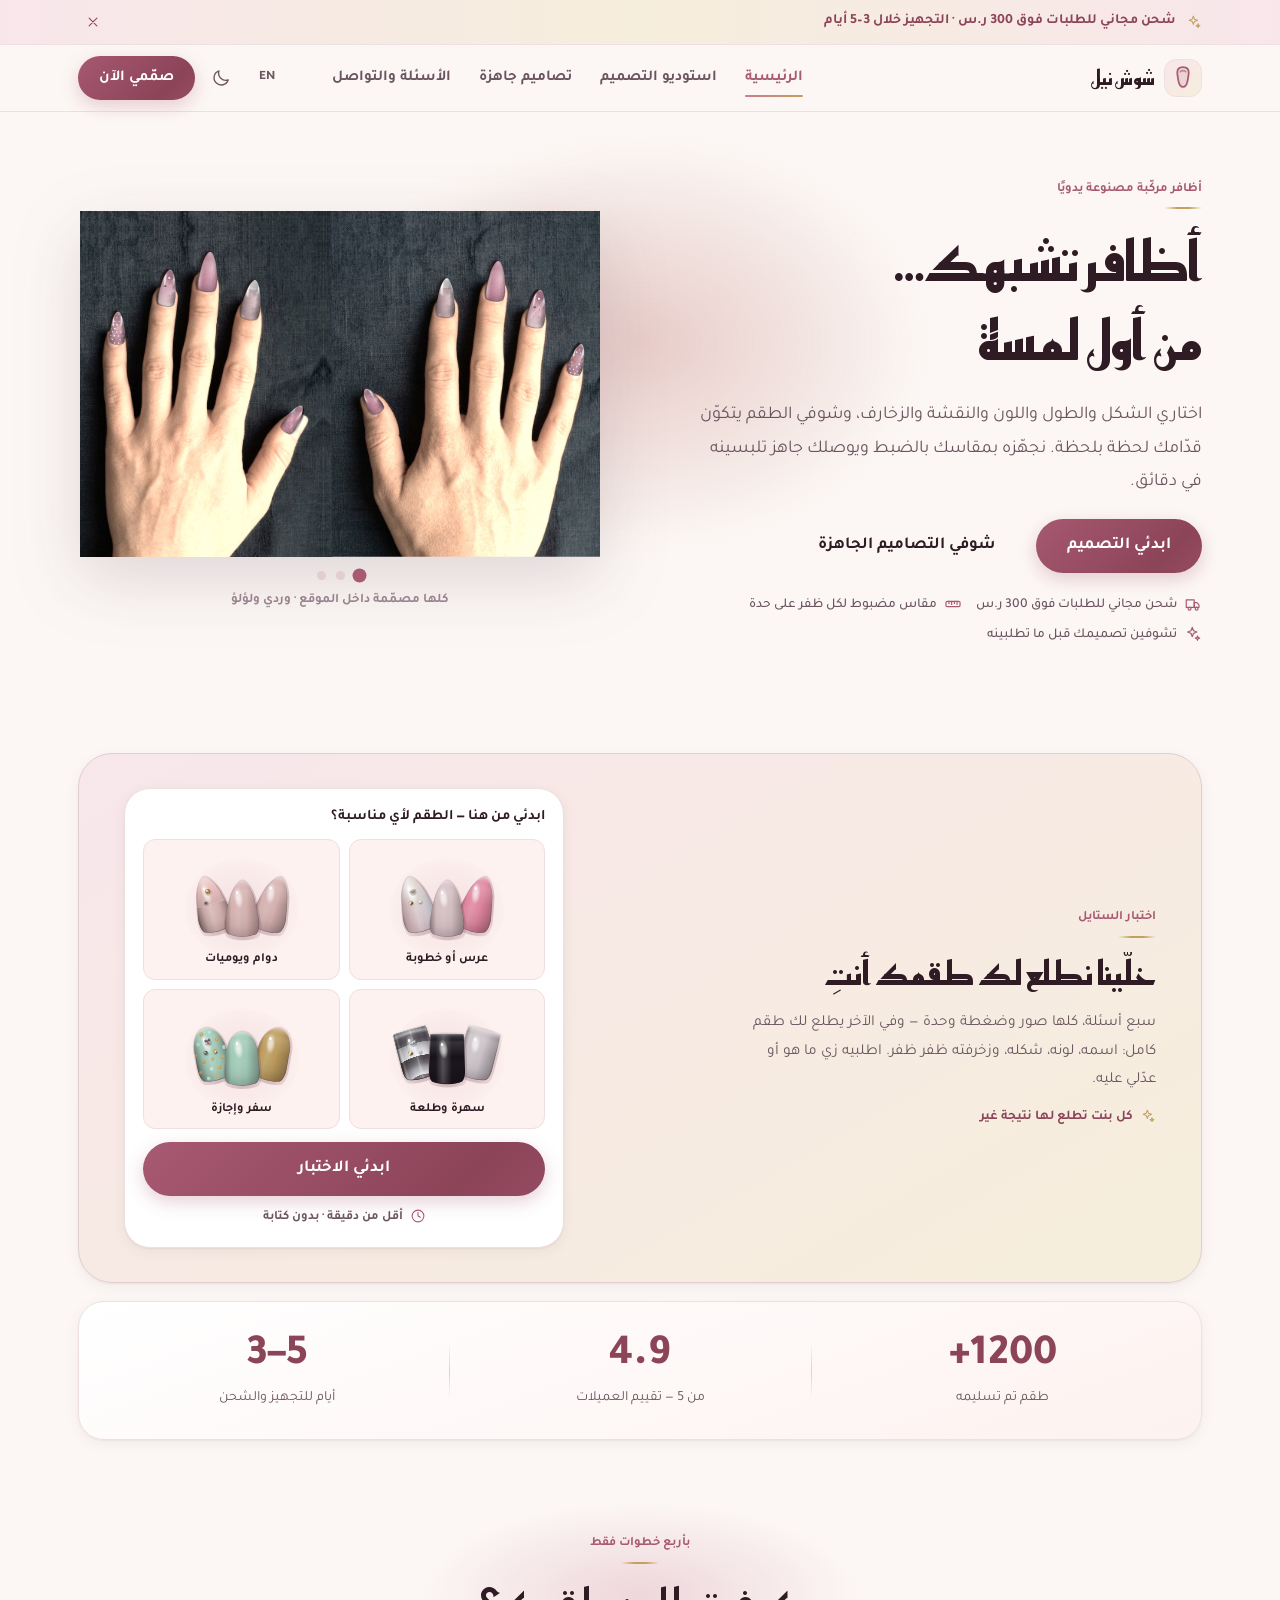
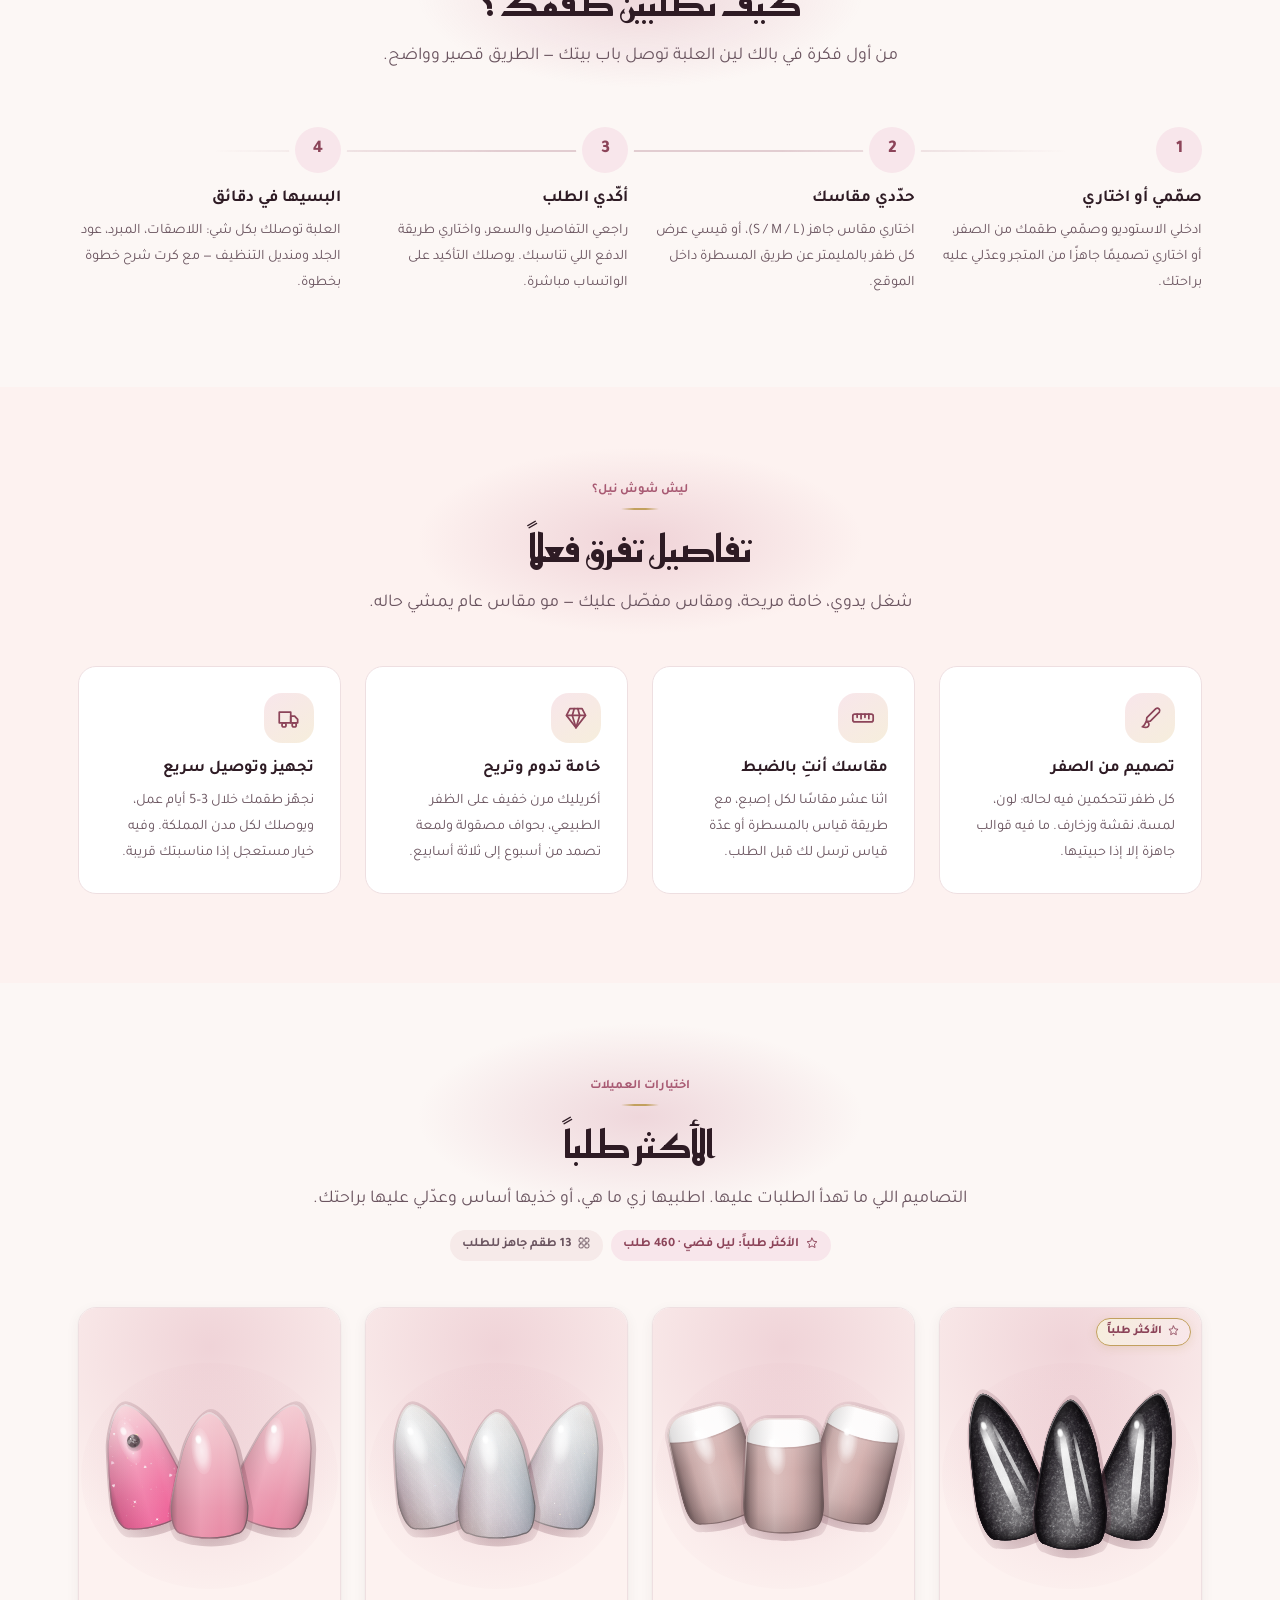
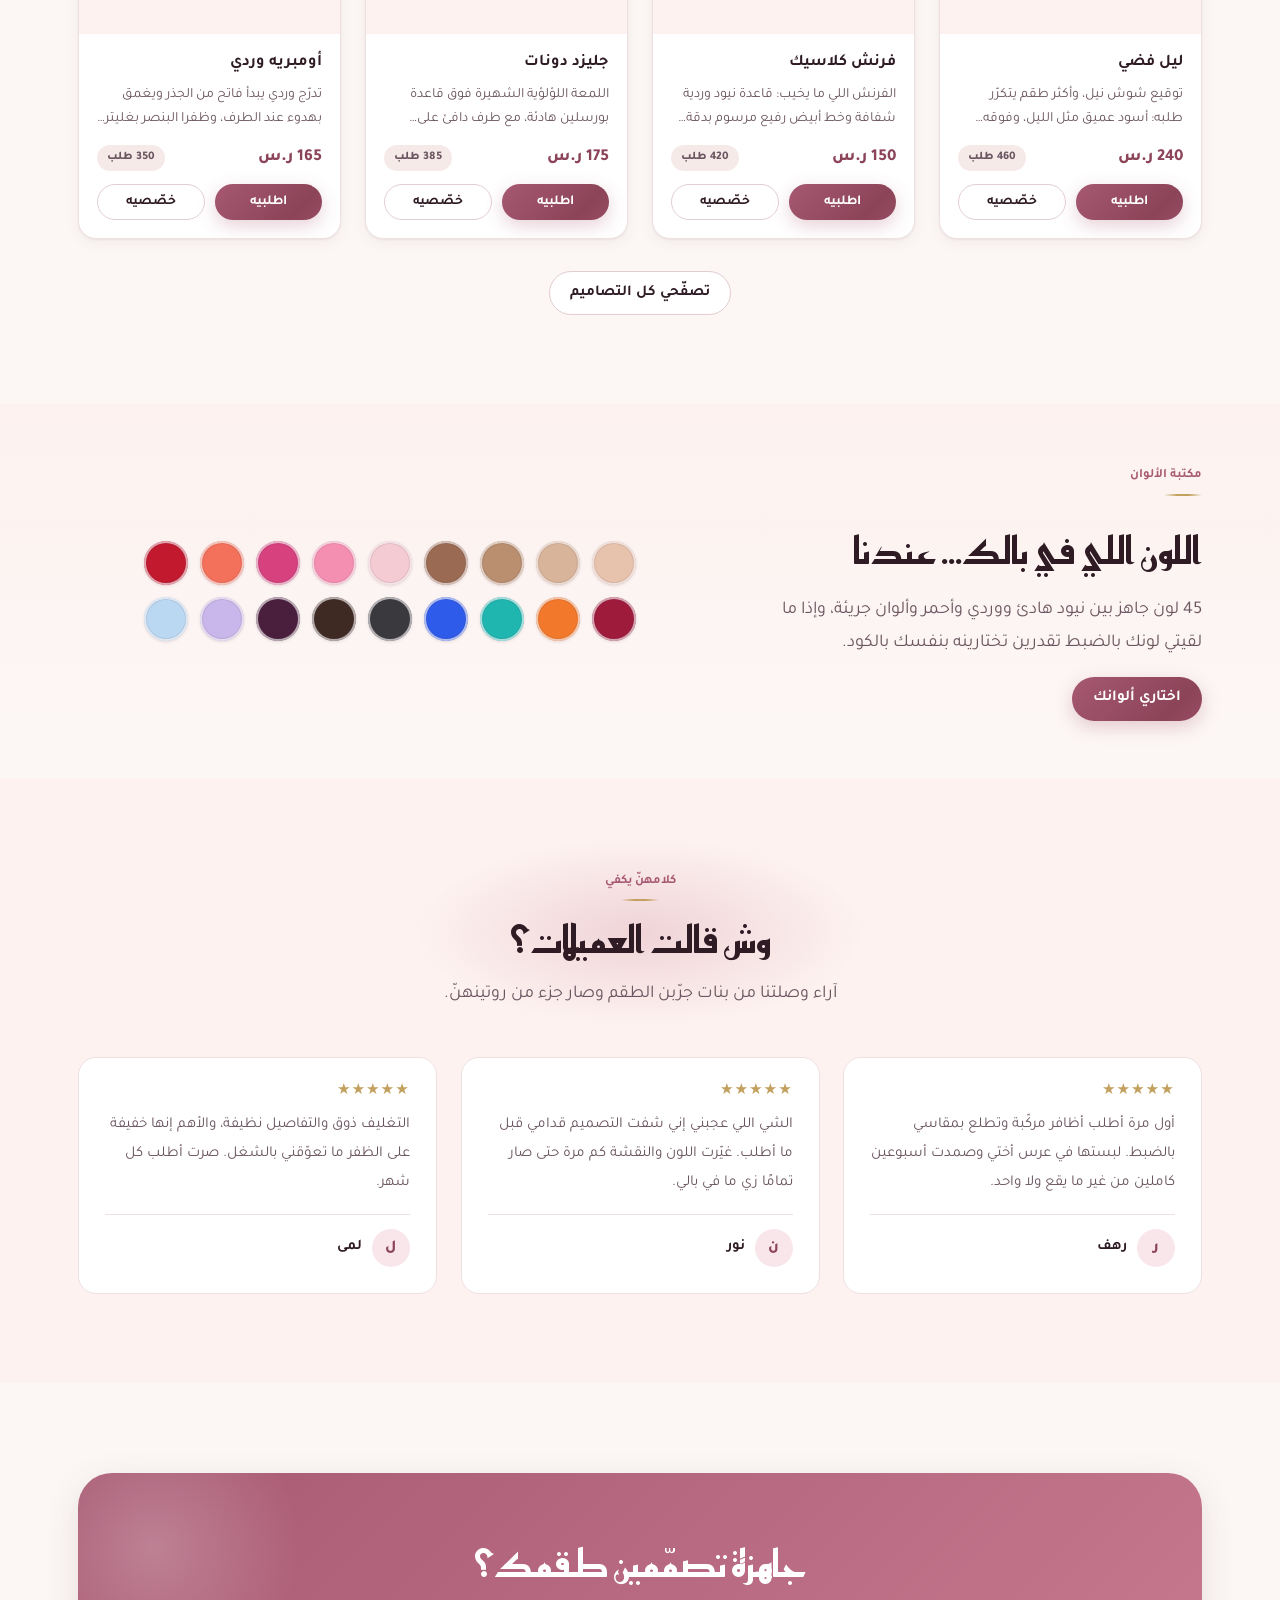
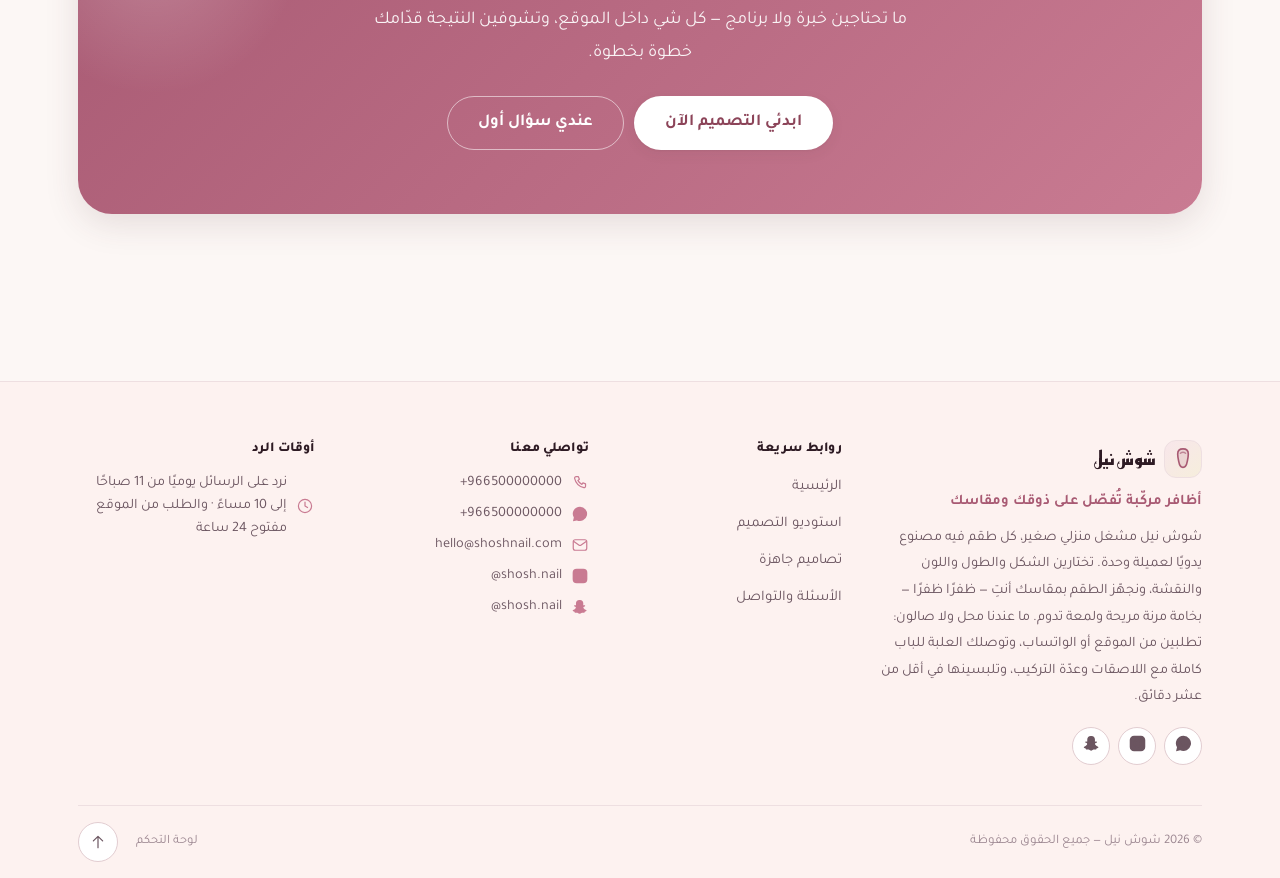
<file: index.html>
<!doctype html>
<html lang="ar" dir="rtl" data-theme="light">
<head>
<meta charset="utf-8">
<meta name="viewport" content="width=device-width, initial-scale=1, viewport-fit=cover">
<title>شوش نيل — أظافر مركّبة تُفصّل على ذوقك ومقاسك | Shosh Nail</title>
<meta name="description" content="شوش نيل: صمّمي طقم أظافرك المركّبة من الصفر — الشكل والطول واللون والنقشة والزخارف — وشوفي التصميم قدّامك مباشرة، ويوصلك بمقاسك جاهز للّبس. Design your own press-on nail set and see it live.">
<meta name="theme-color" content="#C97B92">
<link rel="icon" href="data:image/svg+xml,%3Csvg%20xmlns='http://www.w3.org/2000/svg'%20viewBox='0%200%2024%2024'%3E%3Cpath%20d='M12%202.6c3.1%200%204.9%201.9%204.9%204.7%200%202.6-.6%204.9-1%207.1-.5%202.8-1%205.3-3.9%205.3s-3.4-2.5-3.9-5.3c-.4-2.2-1-4.5-1-7.1%200-2.8%201.8-4.7%204.9-4.7Z'%20fill='%23C97B92'/%3E%3Cpath%20d='M9.6%206.7c1.3-1.1%203.5-1.1%204.8%200'%20stroke='%23FCF7F5'%20stroke-width='1.2'%20stroke-linecap='round'%20fill='none'/%3E%3C/svg%3E">
<link rel="preconnect" href="https://fonts.googleapis.com">
<link rel="preconnect" href="https://fonts.gstatic.com" crossorigin>
<link href="https://fonts.googleapis.com/css2?family=Tajawal:wght@400;500;700;800&family=Reem+Kufi:wght@400;500;600;700&family=Cormorant+Garamond:ital,wght@0,500;0,600;1,500&display=swap" rel="stylesheet">
<link rel="stylesheet" href="assets/css/base.css">

<style>
/* ---------------------------------------------------------------------
   Home-only layout. Every rule is prefixed .home-* and uses ONLY the
   tokens published in SPEC section 14, so it never collides with any
   other page and stays correct in both themes and both directions.
   Logical properties throughout — one rule serves RTL and LTR.
   --------------------------------------------------------------------- */

/* a class rule beats the UA sheet, so [hidden] needs saying out loud */
[hidden]{ display:none !important; }

/* ── reveal-on-scroll ─────────────────────────────────────────────────
   The class is added by home.js only when IntersectionObserver exists and
   the visitor has not asked for reduced motion, so content is never left
   invisible when JS or IO is unavailable. */
.home-rv{
  opacity:0;
  transform:translateY(18px);
  transition:opacity .24s var(--ease), transform .24s var(--ease);
  will-change:opacity, transform;
}
.home-rv.is-in{ opacity:1; transform:none; }
@media (prefers-reduced-motion:reduce){
  .home-rv,.home-rv.is-in{ opacity:1 !important; transform:none !important; }
}

/* ── hero ────────────────────────────────────────────────────────────── */
.home-hero{
  padding-block:clamp(28px,5vw,64px) clamp(44px,7vw,88px);
  overflow:hidden;
}
/* minmax(0,…) everywhere: the hero art is an <svg> with an intrinsic width of
   620, and an `auto` track would size itself to that and blow the page open
   on a phone. */
.home-hero-in{
  display:grid;
  grid-template-columns:minmax(0,1fr);
  gap:clamp(18px,3.6vw,26px);
  align-items:center;
}
/* desktop: the copy stacks in one column beside a full-height hand */
@media (min-width:900px){
  .home-hero-in{
    grid-template-columns:minmax(0,1.02fr) minmax(0,.98fr);
    grid-template-areas:"head art" "copy art";
    grid-template-rows:auto auto;
    align-content:center;
    column-gap:clamp(28px,4.5vw,54px);
    row-gap:18px;
  }
  .home-hero-head{ grid-area:head; align-self:end; }
  .home-hero-copy{ grid-area:copy; align-self:start; }
  .home-hero-art{ grid-area:art; align-self:center; }
}
.home-hero-head > * + *{ margin-block-start:14px; }
.home-hero-copy > * + *{ margin-block-start:16px; }
.home-hero-head .eyebrow{ align-items:start; margin-block-end:0; }
.home-hero-head .h1{ max-inline-size:15ch; }
.home-hero-copy .lead{ max-inline-size:56ch; }
.home-hero-btns{ margin-block-start:20px; }
@media (max-width:420px){
  .home-hero-btns{ flex-direction:column; align-items:stretch; }
  .home-hero-btns > .btn{ inline-size:100%; }
}

.home-notes{
  display:flex;
  flex-wrap:wrap;
  gap:8px 14px;
  margin-block-start:22px;
  list-style:none;
}
.home-note{
  display:inline-flex;
  align-items:center;
  gap:7px;
  color:var(--ink-2);
  font-size:.85rem;
  font-weight:500;
  line-height:1.6;
}
.home-note .ico{ color:var(--rose-2); }

/* the live nail preview */
.home-hero-art{
  position:relative;
  display:grid;
  grid-template-columns:minmax(0,1fr);
  justify-items:center;
  align-items:center;
  min-inline-size:0;
}
.home-hero-art::before{
  content:"";
  position:absolute;
  inset-block-start:2%;
  inset-inline-start:50%;
  translate:-50% 0;
  inline-size:min(560px,104%);
  aspect-ratio:1/1;
  border-radius:50%;
  background:
    radial-gradient(closest-side,var(--glow-2),transparent 70%) 62% 28%/68% 68% no-repeat,
    radial-gradient(closest-side,var(--glow),transparent 72%);
  pointer-events:none;
}
.home-hero-stage{
  position:relative;
  z-index:1;
  inline-size:100%;
  min-inline-size:0;
  max-inline-size:520px;
}
/* the looks are stacked in one grid cell and cross-faded, so the hero never
   changes height as the set changes and only opacity is ever animated */
.home-hero-deck{ display:grid; }
.home-hero-look{
  grid-area:1 / 1;
  opacity:0;
  transition:opacity .5s var(--ease);
  pointer-events:none;
}
.home-hero-look.is-on{ opacity:1; }
.home-hero-look > svg,.home-hero-stage > svg,.home-hero-stage > img{
  inline-size:100%;
  block-size:auto;
  filter:drop-shadow(0 22px 34px rgba(74,43,57,.16));
}
.home-hero-stage > img{
  border-radius:var(--r-lg);
  aspect-ratio:4/3;
  object-fit:cover;
}

/* the look picker under the hand: dots she can drive herself */
.home-hero-nav{
  display:flex;
  align-items:center;
  justify-content:center;
  gap:10px;
  margin-block-start:14px;
}
.home-hero-dot{
  position:relative;
  inline-size:9px;
  block-size:9px;
  padding:0;
  border:0;
  border-radius:50%;
  background:var(--line-2);
  cursor:pointer;
  transition:background-color var(--dur-2) var(--ease), transform var(--dur-2) var(--ease-pop);
}
.home-hero-dot::before{ content:""; position:absolute; inset:-11px; border-radius:50%; }
.home-hero-dot:hover{ background:var(--rose); }
.home-hero-dot[aria-pressed="true"]{ background:var(--rose-2); transform:scale(1.55); }
.home-hero-cap{
  margin-block-start:10px;
  text-align:center;
  font-size:.82rem;
  font-weight:700;
  color:var(--ink-3);
}
@media (prefers-reduced-motion:no-preference){
  .home-float{ animation:home-float 7.5s var(--ease) infinite; }
  @keyframes home-float{
    0%,100%{ transform:translateY(0) rotate(0deg); }
    50%    { transform:translateY(-13px) rotate(-.5deg); }
  }
}
@media (prefers-reduced-motion:reduce){
  .home-float{ animation:none !important; transform:none !important; }
}

/* ── stats strip ─────────────────────────────────────────────────────── */
.home-statsec{ padding-block:0; }
.home-stats{
  /* one equal-width row whatever the owner leaves in the collection */
  display:grid;
  grid-auto-flow:column;
  grid-auto-columns:minmax(0,1fr);
  align-items:center;
  gap:clamp(4px,2vw,18px);
  padding-block:clamp(20px,3vw,30px);
  padding-inline:clamp(8px,2.4vw,26px);
  border:1px solid var(--line);
  border-radius:var(--r-lg);
  background:linear-gradient(160deg,var(--bg-2),var(--bg-4));
  box-shadow:var(--sh-1);
  list-style:none;
}
.home-stat{
  position:relative;
  text-align:center;
  padding-inline:clamp(4px,1.6vw,14px);
  min-inline-size:0;
}
.home-stat + .home-stat::before{
  content:"";
  position:absolute;
  inset-block:14%;
  inset-inline-start:0;
  inline-size:1px;
  background:linear-gradient(180deg,transparent,var(--line-2),transparent);
}
.home-stat-v{
  display:block;
  font-size:clamp(1.55rem,5.4vw,2.7rem);
  font-weight:800;
  line-height:1.15;
  color:var(--rose-3);
  font-variant-numeric:tabular-nums;
  direction:ltr;
  unicode-bidi:isolate;
}
.home-stat-l{
  display:block;
  margin-block-start:6px;
  font-size:clamp(.72rem,2vw,.88rem);
  line-height:1.55;
  color:var(--ink-2);
  text-wrap:balance;
}

/* ── numbered steps ──────────────────────────────────────────────────── */
.home-step{ position:relative; padding-block-start:8px; }
.home-step-n{
  display:inline-grid;
  place-items:center;
  inline-size:46px;
  block-size:46px;
  margin-block-end:14px;
  border-radius:50%;
  background:var(--rose-soft);
  color:var(--rose-3);
  font-size:1.12rem;
  font-weight:800;
  line-height:1;
  font-variant-numeric:tabular-nums;
  box-shadow:0 0 0 6px var(--bg);
}
.home-step-t{ font-size:1.05rem; font-weight:700; line-height:1.5; color:var(--ink); }
.home-step-x{ margin-block-start:8px; font-size:.9rem; line-height:1.8; color:var(--ink-2); }
/* the hairline that threads the four steps together on wide screens */
@media (min-width:1000px){
  .home-steps{ position:relative; }
  .home-steps::before{
    content:"";
    position:absolute;
    inset-inline:12%;
    inset-block-start:31px;
    block-size:2px;
    background:linear-gradient(90deg,transparent,var(--line-2),var(--line-2),transparent);
  }
  .home-step{ z-index:1; }
}

/* ── features ────────────────────────────────────────────────────────── */
.home-feat{ padding:clamp(18px,2.6vw,26px); }
.home-feat-ico{
  display:inline-grid;
  place-items:center;
  inline-size:50px;
  block-size:50px;
  margin-block-end:14px;
  border-radius:var(--r);
  background:linear-gradient(145deg,var(--rose-soft),var(--gold-soft));
  color:var(--rose-3);
}
.home-feat-t{ font-size:1.03rem; font-weight:700; line-height:1.5; color:var(--ink); }
.home-feat-x{ margin-block-start:8px; font-size:.9rem; line-height:1.8; color:var(--ink-2); }

/* ── design cards (markup shared with the shop) ──────────────────────── */
.home-card-btns{ margin-block-start:4px; flex-wrap:nowrap; }
.home-card-btns > .btn{ flex:1 1 0; min-inline-size:0; padding-inline:10px; }
.home-card-btns > .btn-ghost{ border-color:var(--line-2); }
.home-card-btns > .btn-ghost:hover{ border-color:var(--rose); color:var(--rose-3); }

/* ── colour teaser ───────────────────────────────────────────────────── */
.home-colors-in{
  display:grid;
  grid-template-columns:minmax(0,1fr);
  gap:clamp(20px,3vw,40px);
  align-items:center;
}
@media (min-width:860px){
  .home-colors-in{ grid-template-columns:minmax(0,.85fr) minmax(0,1.15fr); }
}
.home-colors-copy .eyebrow{ align-items:start; }
.home-sw-wrap{
  display:flex;
  flex-wrap:wrap;
  gap:clamp(8px,1.4vw,12px);
  justify-content:center;
  /* caps the strip at nine per row so 18 shades read as two even bands */
  max-inline-size:508px;
  margin-inline:auto;
}
.home-sw{
  cursor:default;
  inline-size:clamp(30px,6.4vw,44px);
  block-size:clamp(30px,6.4vw,44px);
}
.home-sw:hover{ transform:none; }

/* ── testimonials ────────────────────────────────────────────────────── */
.home-quote{ padding:clamp(18px,2.6vw,26px); }
.home-quote-x{
  margin-block-start:12px;
  font-size:.95rem;
  line-height:1.9;
  color:var(--ink-2);
}
.home-quote-w{
  display:flex;
  align-items:center;
  gap:10px;
  margin-block-start:16px;
  padding-block-start:14px;
  border-block-start:1px solid var(--line);
}
.home-quote-av{
  display:grid;
  place-items:center;
  flex:0 0 auto;
  inline-size:38px;
  block-size:38px;
  border-radius:50%;
  background:var(--rose-soft);
  color:var(--rose-3);
  font-weight:800;
  font-size:.95rem;
  line-height:1;
}
.home-quote-n{ font-weight:700; color:var(--ink); font-size:.92rem; }

/* ── closing CTA band ────────────────────────────────────────────────── */
.home-band{
  position:relative;
  overflow:hidden;
  padding:clamp(30px,5.4vw,64px) clamp(20px,4vw,52px);
  border-radius:var(--r-xl);
  background:linear-gradient(135deg,var(--rose-2),var(--rose));
  color:var(--on-rose);
  text-align:center;
  box-shadow:var(--sh-2);
}
.home-band::before{
  content:"";
  position:absolute;
  inset-block-start:-40%;
  inset-inline-end:-12%;
  inline-size:min(420px,72%);
  aspect-ratio:1/1;
  border-radius:50%;
  background:radial-gradient(closest-side,rgba(255,255,255,.22),transparent 70%);
  pointer-events:none;
}
.home-band > *{ position:relative; z-index:1; }
.home-band .h2,.home-band .lead{ color:var(--on-rose); }
.home-band .lead{
  max-inline-size:56ch;
  margin-inline:auto;
  margin-block-start:12px;
  opacity:.92;
}
.home-band .btns{ justify-content:center; margin-block-start:26px; }
.home-band .btn-pri{
  background:var(--bg-2);
  background-image:none;
  color:var(--rose-3);
  box-shadow:var(--sh-1);
}
.home-band .btn-pri:hover{ background:var(--bg-2); color:var(--rose-3); }
.home-band .btn-ghost{
  color:var(--on-rose);
  border:1px solid rgba(255,255,255,.55);
  background:transparent;
}
.home-band .btn-ghost:hover{ background:rgba(255,255,255,.14); color:var(--on-rose); }

/* ── the style quiz: the second front door ───────────────────────────────
   She arrives from an Instagram link, so this is not a link in a list: the
   first question is already on the page, in real nails, and tapping one both
   answers it and opens the quiz on question two. */
.home-quizsec{ padding-block:clamp(6px,1.6vw,18px); }
.home-quiz{
  display:grid;
  grid-template-columns:minmax(0,1fr);
  gap:clamp(18px,3vw,34px);
  align-items:center;
  padding:clamp(20px,3.4vw,34px);
  border:1px solid var(--line-2);
  border-radius:var(--r-xl);
  background:linear-gradient(150deg,var(--rose-soft),var(--gold-soft) 96%);
  box-shadow:var(--sh-1);
}
@media (min-width:860px){
  /* the pair is centred as a pair: a 1fr copy column would leave a canyon of
     empty ground between the paragraph and the panel */
  .home-quiz{
    grid-template-columns:minmax(0,540px) minmax(0,440px);
    justify-content:center;
    column-gap:clamp(26px,4vw,56px);
    align-items:center;
  }
}
.home-quiz-copy > * + *{ margin-block-start:12px; }
.home-quiz-copy .eyebrow{ align-items:start; margin-block-end:0; }
.home-quiz-copy .h2{ font-size:clamp(1.35rem,3.4vw,2.05rem); }
.home-quiz-copy .lead{ font-size:.96rem; max-inline-size:52ch; }
.home-quiz-proof{
  display:inline-flex;
  align-items:center;
  gap:7px;
  font-size:.84rem;
  font-weight:700;
  color:var(--rose-3);
}
.home-quiz-proof .ico{ color:var(--gold); }

/* the first question, live on the page */
.home-quiz-start{
  display:flex;
  flex-direction:column;
  gap:11px;
  min-inline-size:0;
  padding:clamp(13px,2.6vw,18px);
  border:1px solid var(--line);
  border-radius:var(--r-lg);
  background:var(--bg-2);
  box-shadow:var(--sh-1);
}
.home-quiz-tease{ font-size:.9rem; font-weight:700; line-height:1.5; color:var(--ink); }
.home-quiz-tiles{ display:grid; grid-template-columns:repeat(2,minmax(0,1fr)); gap:9px; }
.home-qtile{
  --sn-ring-r:var(--r-sm);
  display:flex;
  flex-direction:column;
  align-items:center;
  justify-content:flex-start;
  gap:6px;
  min-inline-size:0;
  padding:9px 6px 10px;
  border:1px solid var(--line);
  border-radius:var(--r-sm);
  background:var(--bg-4);
  color:var(--ink);
  font:inherit;
  text-align:center;
  cursor:pointer;
  transition:border-color var(--dur-2) var(--ease), background-color var(--dur-2) var(--ease);
}
.home-qtile:hover{ border-color:var(--rose); background:var(--bg-2); }
.home-qtile-art{
  display:grid;
  place-items:center;
  inline-size:100%;
  block-size:clamp(58px,15vw,74px);
}
@media (min-width:860px){ .home-qtile-art{ block-size:96px; } }
/* SN.Nail sizes its own <svg> with a style attribute, so the box it has to
   live inside has to say so louder */
.home-qtile-art > svg,
.quiz-art > svg,
.quiz-recipe-art > svg{
  inline-size:auto !important;
  max-inline-size:100% !important;
  block-size:100% !important;
}
.home-qtile-t{ font-size:.78rem; font-weight:700; line-height:1.4; }
.home-quiz-btns{ margin-block-start:2px; align-items:center; gap:9px 14px; }
.home-quiz-btns > .btn{ flex:1 1 auto; justify-content:center; }
.home-quiz-note{
  display:inline-flex;
  align-items:center;
  gap:7px;
  inline-size:100%;
  justify-content:center;
  font-size:.8rem;
  font-weight:600;
  color:var(--ink-2);
}
.home-quiz-note .ico{ color:var(--rose-2); }

/* ── most ordered: a shop window on a phone, a grid on a desktop ─────── */
.home-proof{
  display:flex;
  flex-wrap:wrap;
  justify-content:center;
  gap:8px;
  margin-block-start:14px;
}
.home-top-rail{
  display:flex;
  gap:14px;
  scroll-snap-type:x mandatory;
  scroll-padding-inline:2px;
  padding-inline:2px;
  padding-block-end:6px;
  margin-inline:-2px;
}
.home-top-rail > *{ flex:0 0 min(78%,286px); scroll-snap-align:center; }
@media (min-width:700px){
  .home-top-rail{
    display:grid;
    grid-template-columns:repeat(2,minmax(0,1fr));
    gap:clamp(14px,2.2vw,24px);
    overflow:visible;
  }
  .home-top-rail > *{ flex:none; }
}
@media (min-width:1000px){
  .home-top-rail{ grid-template-columns:repeat(4,minmax(0,1fr)); }
}
@media (prefers-reduced-motion:reduce){
  .home-top-rail{ scroll-snap-type:none; }
  .home-hero-look{ transition:none !important; }
}

/* ═════════════════════════════════════════════════════════════════════
   THE STYLE QUIZ (markup from SN.Quiz — assets/js/quiz.js)
   Lives in an SN.UI.modal, so the shell owns focus, ESC and the backdrop
   and only the inside of the dialog is styled here.
   ═════════════════════════════════════════════════════════════════════ */
.quiz-modal{ max-inline-size:840px; }
.quiz{
  display:flex;
  flex-direction:column;
  gap:clamp(12px,2.4vw,18px);
  /* one steady frame: short questions do not make the dialog shrink and
     jump under her thumb between taps */
  min-block-size:min(54vh,400px);
}

/* the progress row: back · dots · a pad that matches the back button, so the
   dots stay dead centre whichever way the page reads */
.quiz-top{
  display:grid;
  grid-template-columns:1fr auto 1fr;
  align-items:center;
  gap:10px;
}
.quiz-back{ justify-self:start; padding-inline:10px 12px; }
.quiz-back.is-hidden{ visibility:hidden; pointer-events:none; }
/* base.css already mirrors .ico-chevron in RTL so it points "forward";
   "back" is the other way in both scripts, hence one unscoped flip. */
.quiz-back-ico{ display:inline-flex; transform:scaleX(-1); }
.quiz-dots{ display:flex; align-items:center; gap:7px; }
.quiz-dot{
  inline-size:8px;
  block-size:8px;
  border-radius:50%;
  background:var(--line-2);
  transition:background-color var(--dur-2) var(--ease), transform var(--dur-2) var(--ease-pop);
}
.quiz-dot.is-done{ background:var(--rose); }
.quiz-dot.is-on{ background:var(--rose-2); transform:scale(1.5); }

/* a question */
.quiz-screen{ display:flex; flex-direction:column; gap:9px; flex:1 1 auto; min-inline-size:0; }
.quiz-eyebrow{ margin-block-end:0; }
.quiz-q{
  font-size:clamp(1.18rem,4.2vw,1.62rem);
  font-weight:700;
  line-height:1.45;
  color:var(--ink);
}
.quiz-hint{ font-size:.88rem; line-height:1.75; color:var(--ink-2); max-inline-size:54ch; }
.quiz-opts{ display:grid; gap:clamp(9px,2vw,14px); margin-block-start:6px; }
.quiz-cols-2{ grid-template-columns:repeat(2,minmax(0,1fr)); }
.quiz-cols-3{ grid-template-columns:repeat(3,minmax(0,1fr)); }
@media (min-width:720px){
  .quiz-cols-2{ grid-template-columns:repeat(4,minmax(0,1fr)); }
  .quiz-cols-3{ grid-template-columns:repeat(6,minmax(0,1fr)); }
}
.quiz-opt{
  --sn-ring-r:var(--r);
  display:flex;
  flex-direction:column;
  align-items:center;
  /* top-aligned: a label that wraps to two lines must not shove its picture
     up out of line with the tile beside it */
  justify-content:flex-start;
  gap:9px;
  padding:12px 8px 13px;
  min-inline-size:0;
  border:1px solid var(--line);
  border-radius:var(--r);
  background:var(--bg-2);
  color:var(--ink);
  font:inherit;
  text-align:center;
  cursor:pointer;
  transition:border-color var(--dur-2) var(--ease), background-color var(--dur-2) var(--ease);
}
.quiz-opt:hover{ border-color:var(--rose); }
.quiz-opt[aria-pressed="true"]{ border-color:var(--rose); background:var(--rose-soft); }
.quiz-opt-t{ font-size:.85rem; font-weight:700; line-height:1.45; }
.quiz-art{
  display:grid;
  place-items:center;
  inline-size:100%;
  block-size:clamp(76px,22vw,100px);
}
@media (min-width:720px){ .quiz-art{ block-size:116px; } }
/* one unbroken row: circles that wrap stop reading as a palette */
.quiz-art-strip{
  display:flex;
  flex-wrap:nowrap;
  align-items:center;
  justify-content:center;
  gap:5px;
  padding-inline:2px;
}
.quiz-sw{
  flex:0 0 auto;
  inline-size:clamp(24px,6.6vw,32px);
  block-size:clamp(24px,6.6vw,32px);
  border-radius:50%;
  box-shadow:inset 0 0 0 1px rgba(255,255,255,.5), var(--sh-1);
}
.quiz-skin{
  inline-size:clamp(52px,15vw,64px);
  block-size:clamp(52px,15vw,64px);
  border-radius:50%;
  box-shadow:inset 0 -7px 15px rgba(74,43,57,.18), var(--sh-1);
}
.quiz-ico{
  display:grid;
  place-items:center;
  inline-size:60px;
  block-size:60px;
  border-radius:var(--r);
  background:linear-gradient(145deg,var(--rose-soft),var(--gold-soft));
  color:var(--rose-3);
}

/* the beat before the reveal */
.quiz-wait{
  align-items:center;
  justify-content:center;
  text-align:center;
  gap:16px;
  padding-block:clamp(26px,8vw,58px);
}
.quiz-wait-fan{ display:flex; align-items:flex-end; gap:10px; }
.quiz-wait-n{ inline-size:32px; block-size:50px; border-radius:16px 16px 9px 9px; }
.quiz-wait-n:nth-child(2){ block-size:64px; }
.quiz-wait-t{ font-size:1.12rem; font-weight:700; color:var(--ink); }

/* the reveal */
.quiz-done{ position:relative; align-items:center; text-align:center; gap:8px; }
.quiz-done > *{ position:relative; z-index:1; }
.quiz-done > .sn-burst{ z-index:0; --sn-burst-y:38%; }
.quiz-name{
  font-size:clamp(1.5rem,5.6vw,2.2rem);
  font-weight:700;
  line-height:1.3;
  color:var(--rose-3);
}
.quiz-hero{
  inline-size:100%;
  max-inline-size:min(600px,100%);
  margin-inline:auto;
  margin-block:2px 4px;
}
/* on a laptop the two hands would otherwise eat the whole viewport and push
   the price and the buttons under the fold */
@media (min-width:700px){ .quiz-hero{ max-inline-size:min(430px,100%); } }
.quiz-hero > svg{
  inline-size:100%;
  block-size:auto;
  filter:drop-shadow(0 16px 26px rgba(74,43,57,.15));
}
.quiz-blurb{ text-align:center; margin-inline:auto; }
.quiz-picks{ display:flex; flex-wrap:wrap; justify-content:center; gap:6px; margin-block-start:2px; }
.quiz-price{ font-size:1.3rem; font-weight:800; color:var(--rose-3); margin-block-start:4px; }
.quiz-actions{ justify-content:center; inline-size:100%; margin-block-start:8px; }
.quiz-actions > *{ flex:1 1 210px; justify-content:center; }
.quiz-note{ max-inline-size:48ch; }

/* the three versions of her set — one row of taps above the card */
.quiz-vars{
  display:grid;
  grid-template-columns:repeat(auto-fit,minmax(0,1fr));
  gap:6px;
  inline-size:100%;
  padding:5px;
  border:1px solid var(--line);
  border-radius:var(--r-full);
  background:var(--bg-3);
}
.quiz-var{
  --sn-ring-r:var(--r-full);
  display:flex;
  flex-direction:column;
  align-items:center;
  gap:1px;
  min-inline-size:0;
  padding:8px 6px;
  border:0;
  border-radius:var(--r-full);
  background:transparent;
  color:var(--ink-2);
  font:inherit;
  cursor:pointer;
  transition:background-color var(--dur-2) var(--ease), color var(--dur-2) var(--ease);
}
.quiz-var.is-on{ background:var(--bg-2); color:var(--ink); box-shadow:var(--sh-1); }
.quiz-var-t{ font-size:.76rem; font-weight:700; line-height:1.3; }
.quiz-var-n{
  font-size:.7rem;
  line-height:1.3;
  color:var(--ink-3);
  max-inline-size:100%;
  overflow:hidden;
  text-overflow:ellipsis;
  white-space:nowrap;
}
.quiz-var.is-on .quiz-var-n{ color:var(--rose-2); }

/* the screenshot: everything worth posting sits inside this one frame */
.quiz-card{
  display:flex;
  flex-direction:column;
  align-items:center;
  gap:7px;
  inline-size:100%;
  padding:clamp(14px,3.4vw,22px) clamp(12px,3vw,20px) clamp(12px,2.6vw,18px);
  border:1px solid var(--line);
  border-radius:var(--r-lg);
  background:linear-gradient(168deg,var(--bg-2),var(--bg-4));
  box-shadow:var(--sh-1);
}
.quiz-sub{
  font-size:.8rem;
  font-weight:600;
  letter-spacing:.02em;
  color:var(--ink-3);
}
.quiz-brand{
  display:flex;
  align-items:baseline;
  justify-content:center;
  flex-wrap:wrap;
  gap:4px 10px;
  inline-size:100%;
  margin-block-start:8px;
  padding-block-start:11px;
  border-block-start:1px solid var(--line);
}
.quiz-brand-n{ font-size:.98rem; font-weight:700; color:var(--rose-3); }
.quiz-brand-h{ font-size:.82rem; font-weight:600; color:var(--gold); }

/* her skin, on her set */
.quiz-skinbox{ display:flex; flex-direction:column; align-items:center; gap:7px; margin-block-start:4px; }
.quiz-skin-t{ margin:0; }
.quiz-skins{ display:flex; flex-wrap:wrap; justify-content:center; gap:8px; }
.quiz-skin-b{
  --sn-ring-r:50%;
  inline-size:30px;
  block-size:30px;
  padding:0;
  border:1px solid var(--line-2);
  border-radius:50%;
  cursor:pointer;
  box-shadow:inset 0 -5px 11px rgba(74,43,57,.16);
}
.quiz-skin-b[aria-pressed="true"]{ border-color:var(--rose-2); }

/* the set read out nail by nail — the part that makes it orderable */
.quiz-recipe{
  inline-size:100%;
  margin-block-start:6px;
  padding:clamp(12px,2.6vw,16px);
  border:1px solid var(--line);
  border-radius:var(--r);
  background:var(--bg-2);
  text-align:start;
}
.quiz-recipe-t{
  font-size:.92rem;
  font-weight:700;
  color:var(--ink);
  margin-block-end:8px;
}
.quiz-recipe-list{ display:grid; gap:6px; list-style:none; }
@media (min-width:620px){ .quiz-recipe-list{ grid-template-columns:repeat(2,minmax(0,1fr)); gap:6px 16px; } }
.quiz-recipe-row{
  display:flex;
  align-items:center;
  gap:10px;
  min-inline-size:0;
  padding-block:4px;
}
.quiz-recipe-art{
  flex:0 0 auto;
  display:grid;
  place-items:center;
  inline-size:32px;
  block-size:46px;
}
.quiz-recipe-txt{ display:flex; flex-direction:column; min-inline-size:0; }
.quiz-recipe-n{ font-size:.82rem; font-weight:700; color:var(--ink); line-height:1.4; }
.quiz-recipe-x{ font-size:.76rem; color:var(--ink-2); line-height:1.5; }

/* share · save · retake */
.quiz-more{
  justify-content:center;
  flex-wrap:wrap;
  gap:6px 10px;
  inline-size:100%;
  margin-block-start:6px;
}
</style>

<script defer src="assets/js/data.js"></script>
<script defer src="assets/js/store.js"></script>
<script defer src="assets/js/i18n.js"></script>
<script defer src="assets/js/nail-art.js"></script>
<script defer src="assets/js/nail-gloss.js"></script>
<script defer src="assets/js/nail-render.js"></script>
<script defer src="assets/js/ui.js"></script>
<script defer src="assets/js/checkout.js"></script>
<script defer src="assets/js/home.js"></script>
<script defer src="assets/js/quiz.js"></script>
</head>
<body data-page="home">
  <a class="skip-link" href="#main" data-i18n="a11y.skip"></a>
  <div id="sn-announce"></div>
  <header id="sn-header"></header>

  <main id="main">

    <!-- ═══ 1. hero ═══════════════════════════════════════════════════ -->
    <section class="sec home-hero glow" aria-labelledby="home-hero-t">
      <div class="wrap home-hero-in">
        <div class="home-hero-head">
          <p class="eyebrow" data-i18n="home.eyebrow"></p>
          <h1 class="h1 display" id="home-hero-t"></h1>
        </div>
        <!-- on a phone the hands sit right under the headline: the first
             thing she scrolls past has to be the product, not a paragraph -->
        <div class="home-hero-art" id="home-hero-art"></div>
        <div class="home-hero-copy">
          <p class="lead" id="home-hero-sub"></p>
          <div class="btns home-hero-btns">
            <a class="btn btn-pri btn-lg" href="design.html" id="home-hero-cta"></a>
            <a class="btn btn-ghost btn-lg" href="shop.html" data-i18n="home.heroCta2"></a>
          </div>
          <ul class="home-notes" id="home-hero-notes"></ul>
        </div>
      </div>
    </section>

    <!-- ═══ 1b. the style quiz — the second front door ════════════════ -->
    <section class="sec-sm home-quizsec" aria-labelledby="home-quiz-t">
      <div class="wrap">
        <div class="home-quiz" id="home-quiz">
          <div class="home-quiz-copy">
            <p class="eyebrow" data-i18n="quiz.cardEyebrow"></p>
            <h2 class="h2 display" id="home-quiz-t" data-i18n="quiz.cardTitle"></h2>
            <p class="lead" data-i18n="quiz.cardText"></p>
            <p class="home-quiz-proof" id="home-quiz-proof"></p>
          </div>
          <!-- question one lives on the page: tapping a tile answers it and
               opens the quiz already on question two -->
          <div class="home-quiz-start">
            <p class="home-quiz-tease" id="home-quiz-tease" data-i18n="quiz.cardTease"></p>
            <div class="home-quiz-tiles" id="home-quiz-tiles"></div>
            <div class="btns home-quiz-btns">
              <!-- a real href, so the quiz is shareable straight from a bio
                   link; home.js intercepts the click to open it in place -->
              <a class="btn btn-pri btn-lg" href="#quiz" id="home-quiz-cta"
                 data-i18n="quiz.cardCta"></a>
            </div>
            <span class="home-quiz-note" id="home-quiz-note"></span>
          </div>
        </div>
      </div>
    </section>

    <!-- ═══ 2. stats strip ════════════════════════════════════════════ -->
    <section class="sec-sm home-statsec" aria-labelledby="home-stats-t">
      <h2 class="sr-only" id="home-stats-t" data-i18n="home.statsTitle"></h2>
      <div class="wrap">
        <ul class="home-stats" id="home-stats"></ul>
      </div>
    </section>

    <!-- ═══ 3. how it works ═══════════════════════════════════════════ -->
    <section class="sec" aria-labelledby="home-steps-t">
      <div class="wrap">
        <div class="sec-head">
          <p class="eyebrow" data-i18n="home.stepsEyebrow"></p>
          <h2 class="h2 display" id="home-steps-t" data-i18n="home.stepsTitle"></h2>
          <p class="lead" data-i18n="home.stepsSub"></p>
        </div>
        <ol class="grid-4 home-steps" id="home-steps"></ol>
      </div>
    </section>

    <!-- ═══ 4. features ═══════════════════════════════════════════════ -->
    <section class="sec sec-alt" aria-labelledby="home-feat-t">
      <div class="wrap">
        <div class="sec-head">
          <p class="eyebrow" data-i18n="home.featEyebrow"></p>
          <h2 class="h2 display" id="home-feat-t" data-i18n="home.featTitle"></h2>
          <p class="lead" data-i18n="home.featSub"></p>
        </div>
        <div class="grid-4" id="home-features"></div>
      </div>
    </section>

    <!-- ═══ 5. most ordered ═══════════════════════════════════════════ -->
    <section class="sec" aria-labelledby="home-top-t">
      <div class="wrap">
        <div class="sec-head">
          <p class="eyebrow" data-i18n="home.topEyebrow"></p>
          <h2 class="h2 display" id="home-top-t" data-i18n="home.topTitle"></h2>
          <p class="lead" data-i18n="home.topSub"></p>
          <p class="home-proof" id="home-proof"></p>
        </div>
        <div class="home-top-rail scroll-x" id="home-top"></div>
        <p class="center mt-3">
          <a class="btn btn-line" href="shop.html" data-i18n="home.topAll"></a>
        </p>
      </div>
    </section>

    <!-- ═══ 6. colour teaser ══════════════════════════════════════════ -->
    <section class="sec sec-sm tint" aria-labelledby="home-col-t">
      <div class="wrap home-colors-in">
        <div class="home-colors-copy flow">
          <p class="eyebrow" data-i18n="home.colorsEyebrow"></p>
          <h2 class="h2 display" id="home-col-t" data-i18n="home.colorsTitle"></h2>
          <p class="lead" id="home-colors-sub"></p>
          <p><a class="btn btn-pri" href="design.html#step=4" data-i18n="home.colorsCta"></a></p>
        </div>
        <div class="home-sw-wrap" id="home-colors" aria-hidden="true"></div>
      </div>
    </section>

    <!-- ═══ 7. testimonials ═══════════════════════════════════════════ -->
    <section class="sec sec-alt" aria-labelledby="home-testi-t">
      <div class="wrap">
        <div class="sec-head">
          <p class="eyebrow" data-i18n="home.testiEyebrow"></p>
          <h2 class="h2 display" id="home-testi-t" data-i18n="home.testiTitle"></h2>
          <p class="lead" data-i18n="home.testiSub"></p>
        </div>
        <div class="grid-3" id="home-testimonials"></div>
      </div>
    </section>

    <!-- ═══ 8. closing CTA band ═══════════════════════════════════════ -->
    <section class="sec" aria-labelledby="home-band-t">
      <div class="wrap">
        <div class="home-band">
          <h2 class="h2 display" id="home-band-t" data-i18n="home.bandTitle"></h2>
          <p class="lead" data-i18n="home.bandText"></p>
          <div class="btns">
            <a class="btn btn-pri btn-lg" href="design.html" data-i18n="home.bandCta"></a>
            <a class="btn btn-ghost btn-lg" href="faq.html" data-i18n="home.bandCta2"></a>
          </div>
        </div>
      </div>
    </section>

  </main>

  <footer id="sn-footer"></footer>
</body>
</html>
</file>
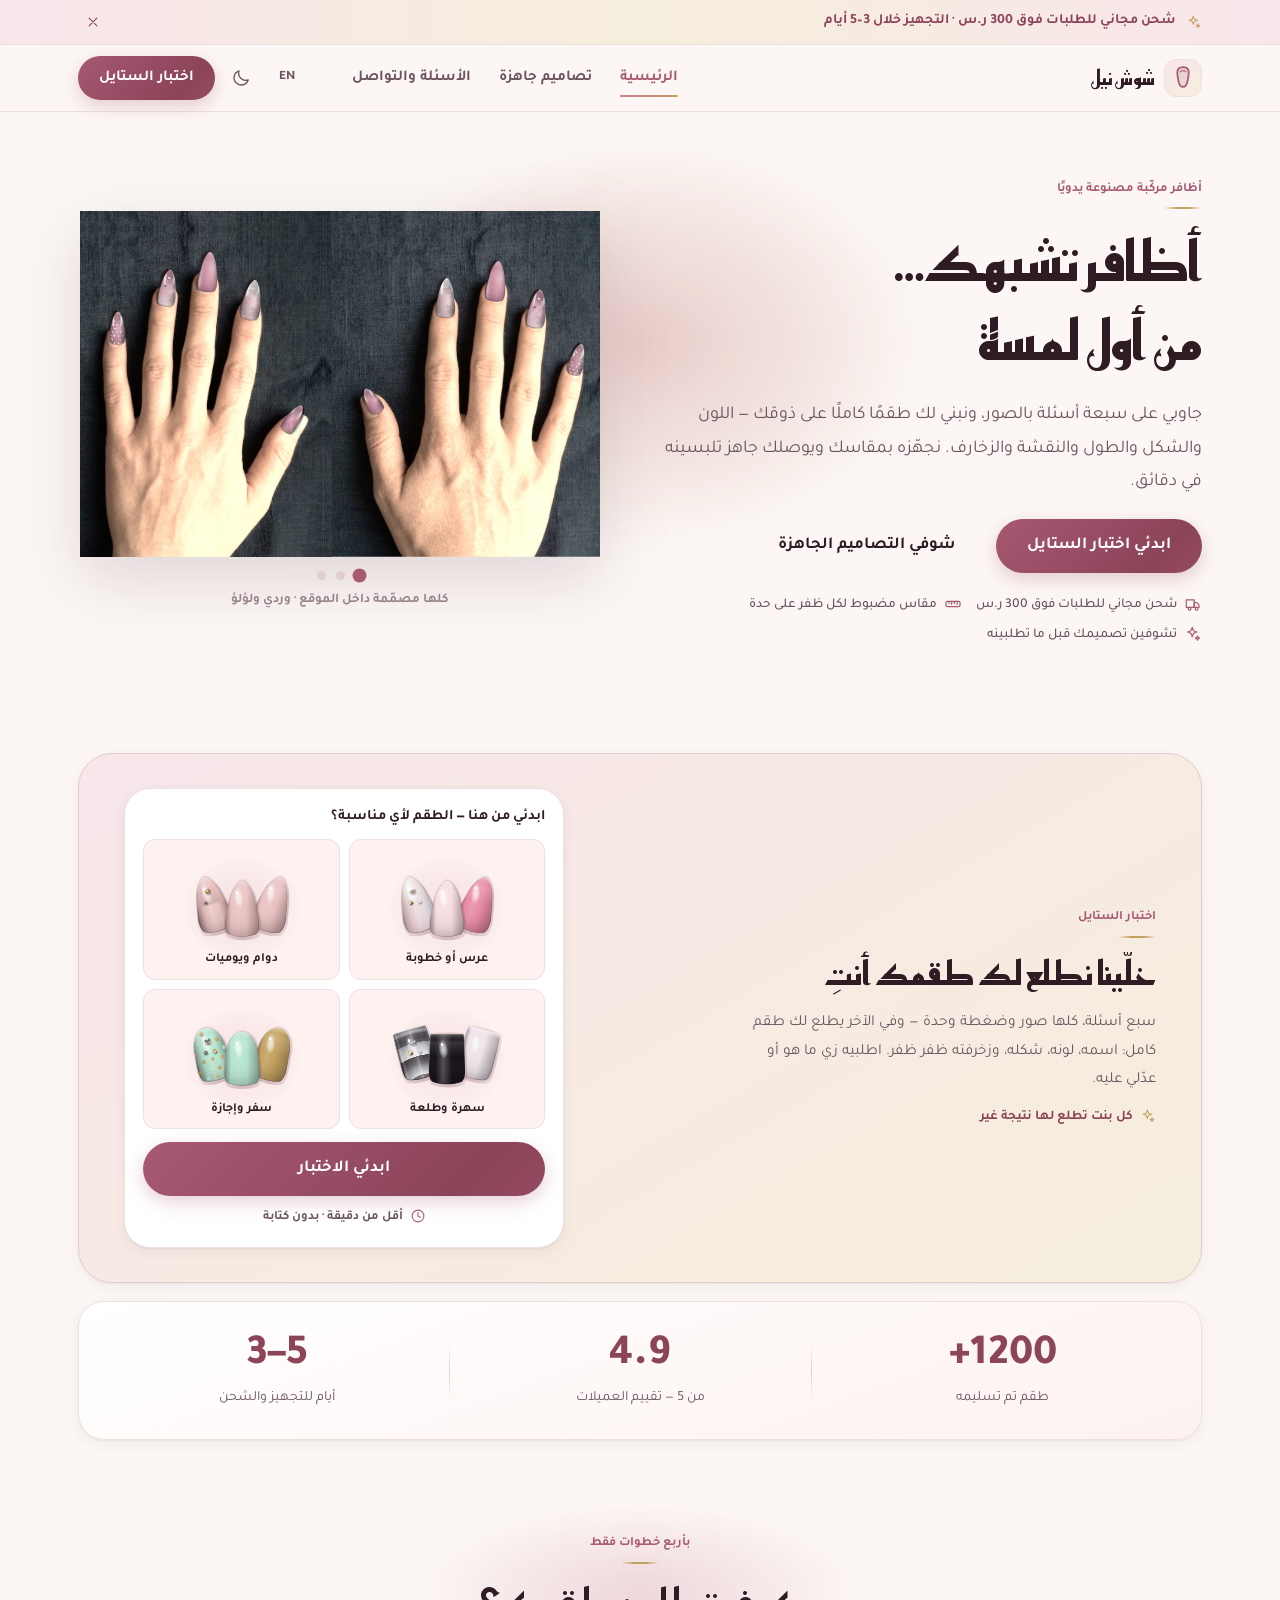
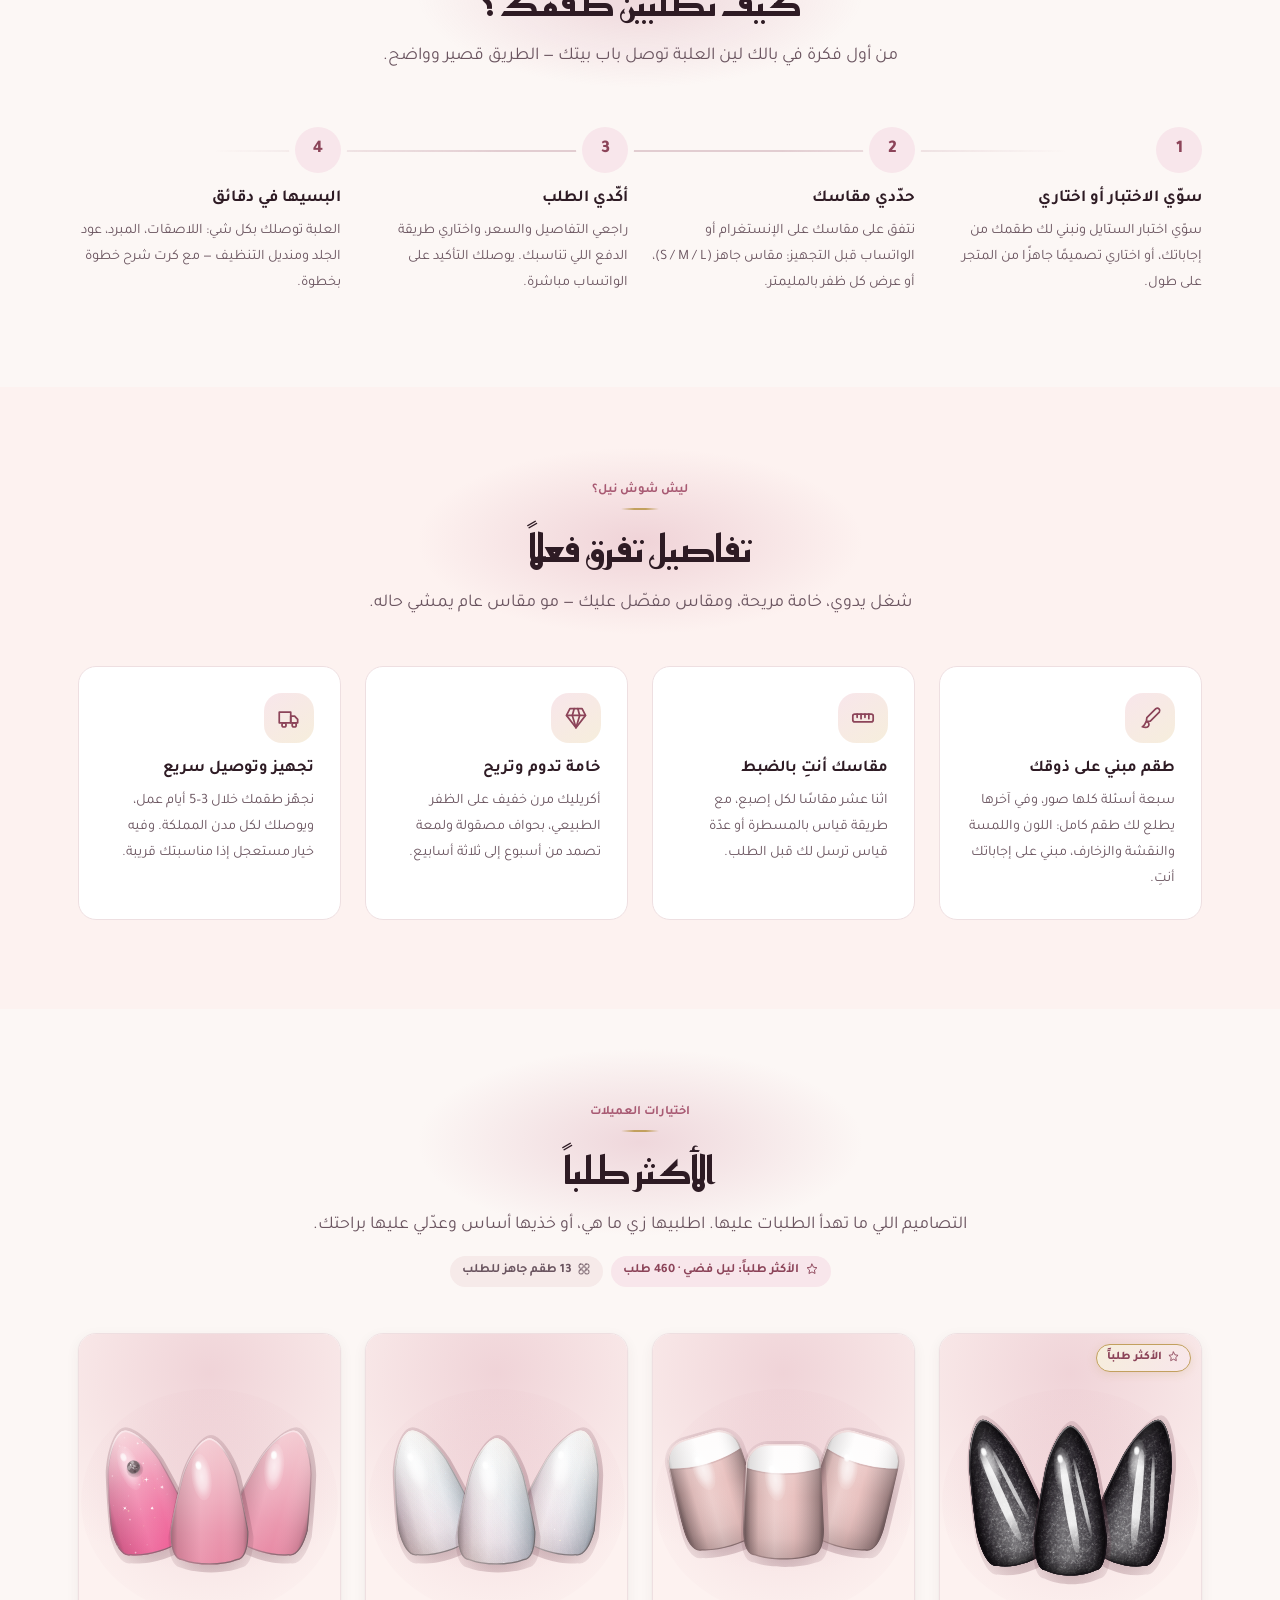
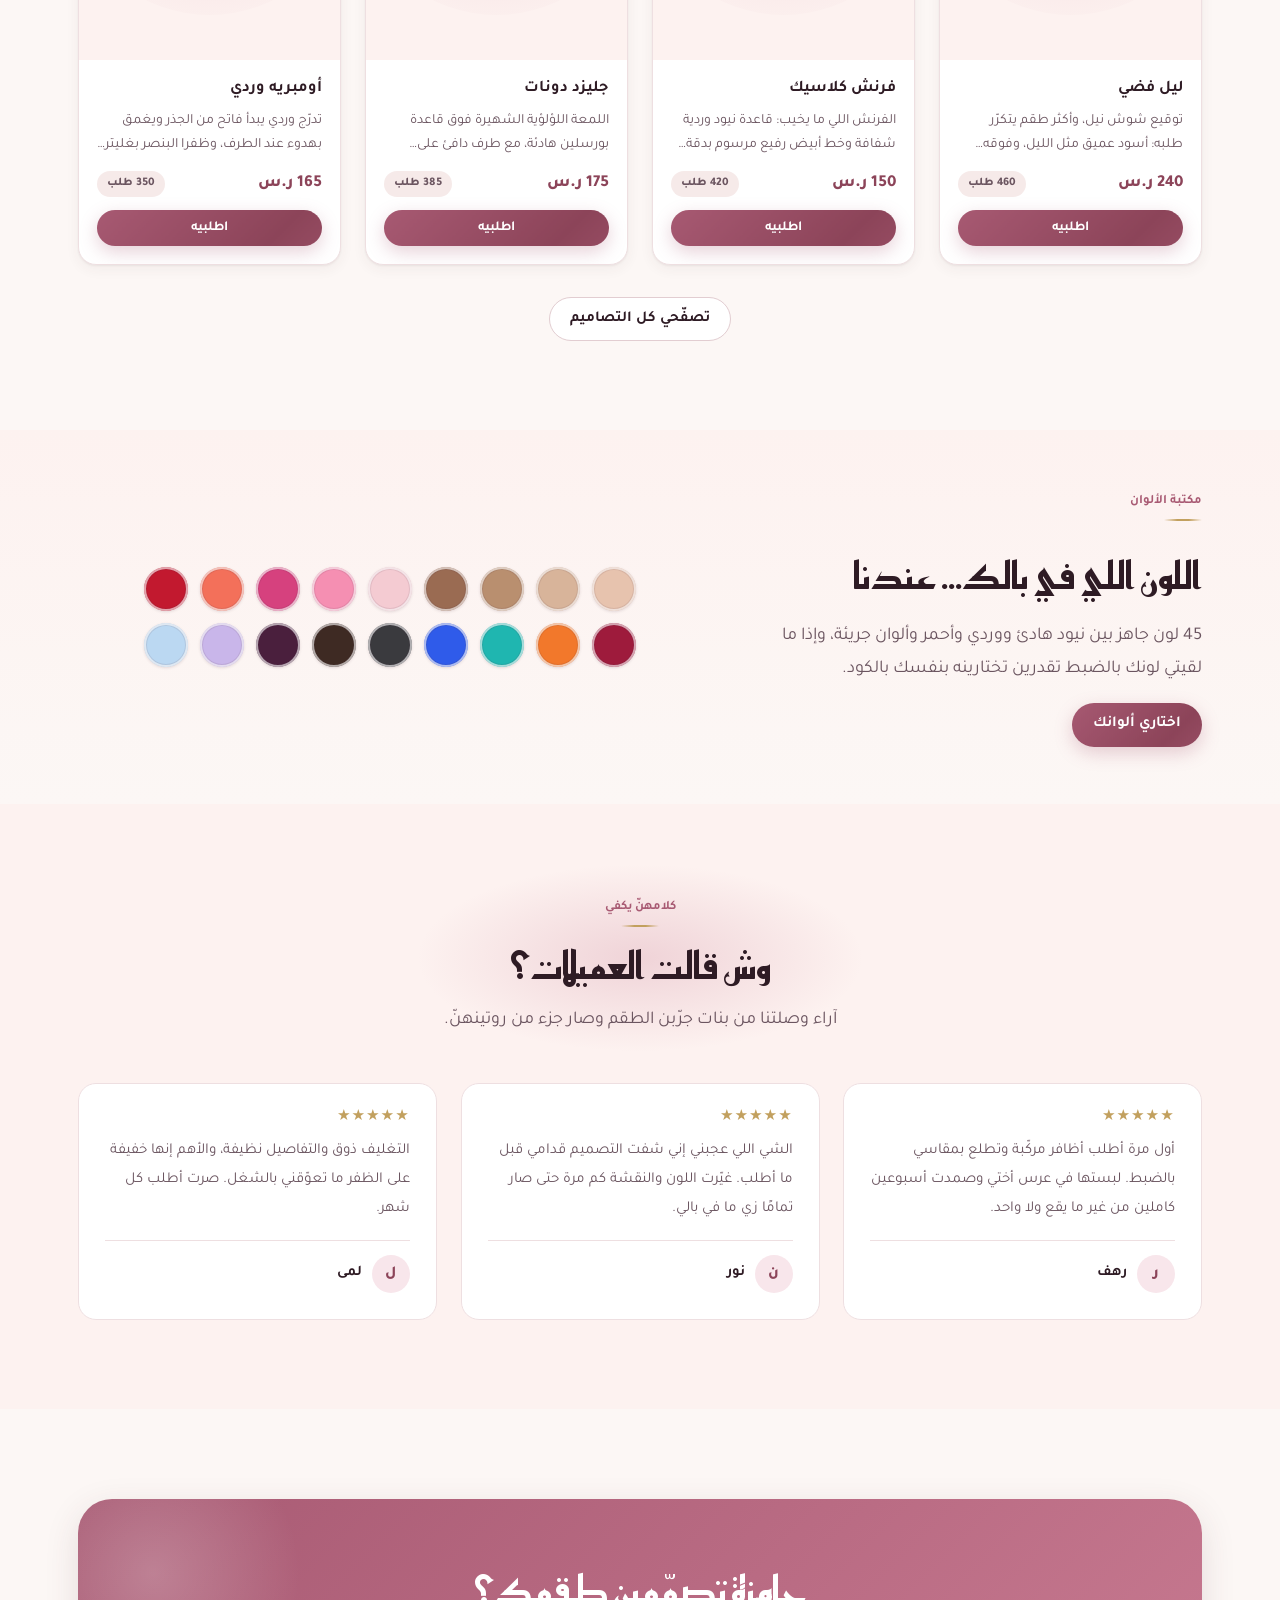
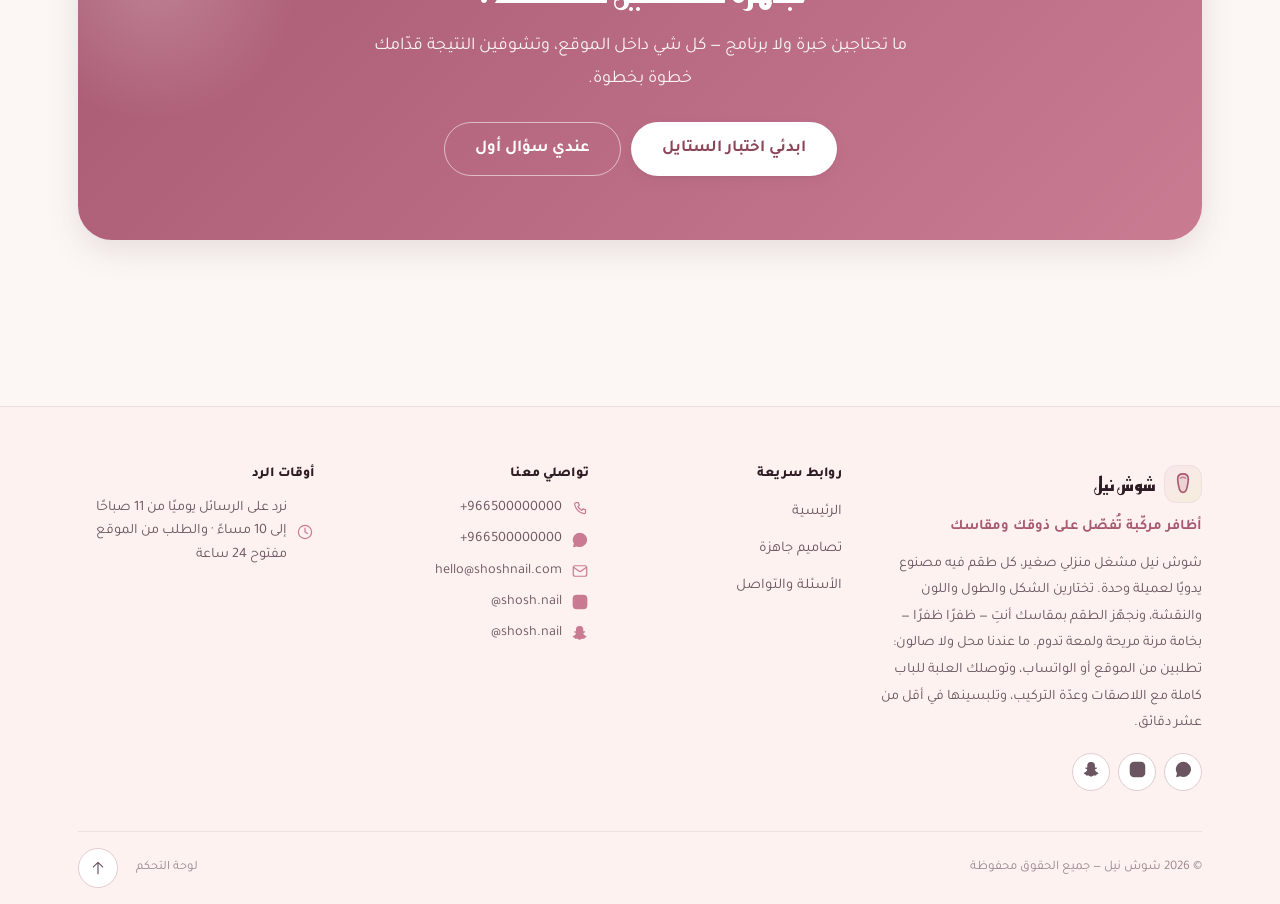
<file: v2/index.html>
<!doctype html>
<html lang="ar" dir="rtl" data-theme="light">
<head>
<meta charset="utf-8">
<meta name="viewport" content="width=device-width, initial-scale=1, viewport-fit=cover">
<title>شوش نيل — أظافر مركّبة تُفصّل على ذوقك ومقاسك | Shosh Nail</title>
<meta name="description" content="شوش نيل: سوّي اختبار الستايل ونبني لك طقم أظافرك المركّبة من إجاباتك — اللون والشكل والطول والنقشة والزخارف — أو اختاري تصميمًا جاهزًا. Take the style quiz and we build your press-on nail set from your answers.">
<meta name="theme-color" content="#C97B92">
<link rel="icon" href="data:image/svg+xml,%3Csvg%20xmlns='http://www.w3.org/2000/svg'%20viewBox='0%200%2024%2024'%3E%3Cpath%20d='M12%202.6c3.1%200%204.9%201.9%204.9%204.7%200%202.6-.6%204.9-1%207.1-.5%202.8-1%205.3-3.9%205.3s-3.4-2.5-3.9-5.3c-.4-2.2-1-4.5-1-7.1%200-2.8%201.8-4.7%204.9-4.7Z'%20fill='%23C97B92'/%3E%3Cpath%20d='M9.6%206.7c1.3-1.1%203.5-1.1%204.8%200'%20stroke='%23FCF7F5'%20stroke-width='1.2'%20stroke-linecap='round'%20fill='none'/%3E%3C/svg%3E">
<link rel="preconnect" href="https://fonts.googleapis.com">
<link rel="preconnect" href="https://fonts.gstatic.com" crossorigin>
<link href="https://fonts.googleapis.com/css2?family=Tajawal:wght@400;500;700;800&family=Reem+Kufi:wght@400;500;600;700&family=Cormorant+Garamond:ital,wght@0,500;0,600;1,500&display=swap" rel="stylesheet">
<link rel="stylesheet" href="assets/css/base.css">

<style>
/* ---------------------------------------------------------------------
   Home-only layout. Every rule is prefixed .home-* and uses ONLY the
   tokens published in SPEC section 14, so it never collides with any
   other page and stays correct in both themes and both directions.
   Logical properties throughout — one rule serves RTL and LTR.
   --------------------------------------------------------------------- */

/* a class rule beats the UA sheet, so [hidden] needs saying out loud */
[hidden]{ display:none !important; }

/* ── reveal-on-scroll ─────────────────────────────────────────────────
   The class is added by home.js only when IntersectionObserver exists and
   the visitor has not asked for reduced motion, so content is never left
   invisible when JS or IO is unavailable. */
.home-rv{
  opacity:0;
  transform:translateY(18px);
  transition:opacity .24s var(--ease), transform .24s var(--ease);
  will-change:opacity, transform;
}
.home-rv.is-in{ opacity:1; transform:none; }
@media (prefers-reduced-motion:reduce){
  .home-rv,.home-rv.is-in{ opacity:1 !important; transform:none !important; }
}

/* ── hero ────────────────────────────────────────────────────────────── */
.home-hero{
  padding-block:clamp(28px,5vw,64px) clamp(44px,7vw,88px);
  overflow:hidden;
}
/* minmax(0,…) everywhere: the hero art is an <svg> with an intrinsic width of
   620, and an `auto` track would size itself to that and blow the page open
   on a phone. */
.home-hero-in{
  display:grid;
  grid-template-columns:minmax(0,1fr);
  gap:clamp(18px,3.6vw,26px);
  align-items:center;
}
/* desktop: the copy stacks in one column beside a full-height hand */
@media (min-width:900px){
  .home-hero-in{
    grid-template-columns:minmax(0,1.02fr) minmax(0,.98fr);
    grid-template-areas:"head art" "copy art";
    grid-template-rows:auto auto;
    align-content:center;
    column-gap:clamp(28px,4.5vw,54px);
    row-gap:18px;
  }
  .home-hero-head{ grid-area:head; align-self:end; }
  .home-hero-copy{ grid-area:copy; align-self:start; }
  .home-hero-art{ grid-area:art; align-self:center; }
}
.home-hero-head > * + *{ margin-block-start:14px; }
.home-hero-copy > * + *{ margin-block-start:16px; }
.home-hero-head .eyebrow{ align-items:start; margin-block-end:0; }
.home-hero-head .h1{ max-inline-size:15ch; }
.home-hero-copy .lead{ max-inline-size:56ch; }
.home-hero-btns{ margin-block-start:20px; }
@media (max-width:420px){
  .home-hero-btns{ flex-direction:column; align-items:stretch; }
  .home-hero-btns > .btn{ inline-size:100%; }
}

.home-notes{
  display:flex;
  flex-wrap:wrap;
  gap:8px 14px;
  margin-block-start:22px;
  list-style:none;
}
.home-note{
  display:inline-flex;
  align-items:center;
  gap:7px;
  color:var(--ink-2);
  font-size:.85rem;
  font-weight:500;
  line-height:1.6;
}
.home-note .ico{ color:var(--rose-2); }

/* the live nail preview */
.home-hero-art{
  position:relative;
  display:grid;
  grid-template-columns:minmax(0,1fr);
  justify-items:center;
  align-items:center;
  min-inline-size:0;
}
.home-hero-art::before{
  content:"";
  position:absolute;
  inset-block-start:2%;
  inset-inline-start:50%;
  translate:-50% 0;
  inline-size:min(560px,104%);
  aspect-ratio:1/1;
  border-radius:50%;
  background:
    radial-gradient(closest-side,var(--glow-2),transparent 70%) 62% 28%/68% 68% no-repeat,
    radial-gradient(closest-side,var(--glow),transparent 72%);
  pointer-events:none;
}
.home-hero-stage{
  position:relative;
  z-index:1;
  inline-size:100%;
  min-inline-size:0;
  max-inline-size:520px;
}
/* the looks are stacked in one grid cell and cross-faded, so the hero never
   changes height as the set changes and only opacity is ever animated */
.home-hero-deck{ display:grid; }
.home-hero-look{
  grid-area:1 / 1;
  opacity:0;
  transition:opacity .5s var(--ease);
  pointer-events:none;
}
.home-hero-look.is-on{ opacity:1; }
.home-hero-look > svg,.home-hero-stage > svg,.home-hero-stage > img{
  inline-size:100%;
  block-size:auto;
  filter:drop-shadow(0 22px 34px rgba(74,43,57,.16));
}
.home-hero-stage > img{
  border-radius:var(--r-lg);
  aspect-ratio:4/3;
  object-fit:cover;
}

/* the look picker under the hand: dots she can drive herself */
.home-hero-nav{
  display:flex;
  align-items:center;
  justify-content:center;
  gap:10px;
  margin-block-start:14px;
}
.home-hero-dot{
  position:relative;
  inline-size:9px;
  block-size:9px;
  padding:0;
  border:0;
  border-radius:50%;
  background:var(--line-2);
  cursor:pointer;
  transition:background-color var(--dur-2) var(--ease), transform var(--dur-2) var(--ease-pop);
}
.home-hero-dot::before{ content:""; position:absolute; inset:-11px; border-radius:50%; }
.home-hero-dot:hover{ background:var(--rose); }
.home-hero-dot[aria-pressed="true"]{ background:var(--rose-2); transform:scale(1.55); }
.home-hero-cap{
  margin-block-start:10px;
  text-align:center;
  font-size:.82rem;
  font-weight:700;
  color:var(--ink-3);
}
@media (prefers-reduced-motion:no-preference){
  .home-float{ animation:home-float 7.5s var(--ease) infinite; }
  @keyframes home-float{
    0%,100%{ transform:translateY(0) rotate(0deg); }
    50%    { transform:translateY(-13px) rotate(-.5deg); }
  }
}
@media (prefers-reduced-motion:reduce){
  .home-float{ animation:none !important; transform:none !important; }
}

/* ── stats strip ─────────────────────────────────────────────────────── */
.home-statsec{ padding-block:0; }
.home-stats{
  /* one equal-width row whatever the owner leaves in the collection */
  display:grid;
  grid-auto-flow:column;
  grid-auto-columns:minmax(0,1fr);
  align-items:center;
  gap:clamp(4px,2vw,18px);
  padding-block:clamp(20px,3vw,30px);
  padding-inline:clamp(8px,2.4vw,26px);
  border:1px solid var(--line);
  border-radius:var(--r-lg);
  background:linear-gradient(160deg,var(--bg-2),var(--bg-4));
  box-shadow:var(--sh-1);
  list-style:none;
}
.home-stat{
  position:relative;
  text-align:center;
  padding-inline:clamp(4px,1.6vw,14px);
  min-inline-size:0;
}
.home-stat + .home-stat::before{
  content:"";
  position:absolute;
  inset-block:14%;
  inset-inline-start:0;
  inline-size:1px;
  background:linear-gradient(180deg,transparent,var(--line-2),transparent);
}
.home-stat-v{
  display:block;
  font-size:clamp(1.55rem,5.4vw,2.7rem);
  font-weight:800;
  line-height:1.15;
  color:var(--rose-3);
  font-variant-numeric:tabular-nums;
  direction:ltr;
  unicode-bidi:isolate;
}
.home-stat-l{
  display:block;
  margin-block-start:6px;
  font-size:clamp(.72rem,2vw,.88rem);
  line-height:1.55;
  color:var(--ink-2);
  text-wrap:balance;
}

/* ── numbered steps ──────────────────────────────────────────────────── */
.home-step{ position:relative; padding-block-start:8px; }
.home-step-n{
  display:inline-grid;
  place-items:center;
  inline-size:46px;
  block-size:46px;
  margin-block-end:14px;
  border-radius:50%;
  background:var(--rose-soft);
  color:var(--rose-3);
  font-size:1.12rem;
  font-weight:800;
  line-height:1;
  font-variant-numeric:tabular-nums;
  box-shadow:0 0 0 6px var(--bg);
}
.home-step-t{ font-size:1.05rem; font-weight:700; line-height:1.5; color:var(--ink); }
.home-step-x{ margin-block-start:8px; font-size:.9rem; line-height:1.8; color:var(--ink-2); }
/* the hairline that threads the four steps together on wide screens */
@media (min-width:1000px){
  .home-steps{ position:relative; }
  .home-steps::before{
    content:"";
    position:absolute;
    inset-inline:12%;
    inset-block-start:31px;
    block-size:2px;
    background:linear-gradient(90deg,transparent,var(--line-2),var(--line-2),transparent);
  }
  .home-step{ z-index:1; }
}

/* ── features ────────────────────────────────────────────────────────── */
.home-feat{ padding:clamp(18px,2.6vw,26px); }
.home-feat-ico{
  display:inline-grid;
  place-items:center;
  inline-size:50px;
  block-size:50px;
  margin-block-end:14px;
  border-radius:var(--r);
  background:linear-gradient(145deg,var(--rose-soft),var(--gold-soft));
  color:var(--rose-3);
}
.home-feat-t{ font-size:1.03rem; font-weight:700; line-height:1.5; color:var(--ink); }
.home-feat-x{ margin-block-start:8px; font-size:.9rem; line-height:1.8; color:var(--ink-2); }

/* ── design cards (markup shared with the shop) ──────────────────────── */
.home-card-btns{ margin-block-start:4px; flex-wrap:nowrap; }
.home-card-btns > .btn{ flex:1 1 0; min-inline-size:0; padding-inline:10px; }
.home-card-btns > .btn-ghost{ border-color:var(--line-2); }
.home-card-btns > .btn-ghost:hover{ border-color:var(--rose); color:var(--rose-3); }

/* ── colour teaser ───────────────────────────────────────────────────── */
.home-colors-in{
  display:grid;
  grid-template-columns:minmax(0,1fr);
  gap:clamp(20px,3vw,40px);
  align-items:center;
}
@media (min-width:860px){
  .home-colors-in{ grid-template-columns:minmax(0,.85fr) minmax(0,1.15fr); }
}
.home-colors-copy .eyebrow{ align-items:start; }
.home-sw-wrap{
  display:flex;
  flex-wrap:wrap;
  gap:clamp(8px,1.4vw,12px);
  justify-content:center;
  /* caps the strip at nine per row so 18 shades read as two even bands */
  max-inline-size:508px;
  margin-inline:auto;
}
.home-sw{
  cursor:default;
  inline-size:clamp(30px,6.4vw,44px);
  block-size:clamp(30px,6.4vw,44px);
}
.home-sw:hover{ transform:none; }

/* ── testimonials ────────────────────────────────────────────────────── */
.home-quote{ padding:clamp(18px,2.6vw,26px); }
.home-quote-x{
  margin-block-start:12px;
  font-size:.95rem;
  line-height:1.9;
  color:var(--ink-2);
}
.home-quote-w{
  display:flex;
  align-items:center;
  gap:10px;
  margin-block-start:16px;
  padding-block-start:14px;
  border-block-start:1px solid var(--line);
}
.home-quote-av{
  display:grid;
  place-items:center;
  flex:0 0 auto;
  inline-size:38px;
  block-size:38px;
  border-radius:50%;
  background:var(--rose-soft);
  color:var(--rose-3);
  font-weight:800;
  font-size:.95rem;
  line-height:1;
}
.home-quote-n{ font-weight:700; color:var(--ink); font-size:.92rem; }

/* ── closing CTA band ────────────────────────────────────────────────── */
.home-band{
  position:relative;
  overflow:hidden;
  padding:clamp(30px,5.4vw,64px) clamp(20px,4vw,52px);
  border-radius:var(--r-xl);
  background:linear-gradient(135deg,var(--rose-2),var(--rose));
  color:var(--on-rose);
  text-align:center;
  box-shadow:var(--sh-2);
}
.home-band::before{
  content:"";
  position:absolute;
  inset-block-start:-40%;
  inset-inline-end:-12%;
  inline-size:min(420px,72%);
  aspect-ratio:1/1;
  border-radius:50%;
  background:radial-gradient(closest-side,rgba(255,255,255,.22),transparent 70%);
  pointer-events:none;
}
.home-band > *{ position:relative; z-index:1; }
.home-band .h2,.home-band .lead{ color:var(--on-rose); }
.home-band .lead{
  max-inline-size:56ch;
  margin-inline:auto;
  margin-block-start:12px;
  opacity:.92;
}
.home-band .btns{ justify-content:center; margin-block-start:26px; }
.home-band .btn-pri{
  background:var(--bg-2);
  background-image:none;
  color:var(--rose-3);
  box-shadow:var(--sh-1);
}
.home-band .btn-pri:hover{ background:var(--bg-2); color:var(--rose-3); }
.home-band .btn-ghost{
  color:var(--on-rose);
  border:1px solid rgba(255,255,255,.55);
  background:transparent;
}
.home-band .btn-ghost:hover{ background:rgba(255,255,255,.14); color:var(--on-rose); }

/* ── the style quiz: the second front door ───────────────────────────────
   She arrives from an Instagram link, so this is not a link in a list: the
   first question is already on the page, in real nails, and tapping one both
   answers it and opens the quiz on question two. */
.home-quizsec{ padding-block:clamp(6px,1.6vw,18px); }
.home-quiz{
  display:grid;
  grid-template-columns:minmax(0,1fr);
  gap:clamp(18px,3vw,34px);
  align-items:center;
  padding:clamp(20px,3.4vw,34px);
  border:1px solid var(--line-2);
  border-radius:var(--r-xl);
  background:linear-gradient(150deg,var(--rose-soft),var(--gold-soft) 96%);
  box-shadow:var(--sh-1);
}
@media (min-width:860px){
  /* the pair is centred as a pair: a 1fr copy column would leave a canyon of
     empty ground between the paragraph and the panel */
  .home-quiz{
    grid-template-columns:minmax(0,540px) minmax(0,440px);
    justify-content:center;
    column-gap:clamp(26px,4vw,56px);
    align-items:center;
  }
}
.home-quiz-copy > * + *{ margin-block-start:12px; }
.home-quiz-copy .eyebrow{ align-items:start; margin-block-end:0; }
.home-quiz-copy .h2{ font-size:clamp(1.35rem,3.4vw,2.05rem); }
.home-quiz-copy .lead{ font-size:.96rem; max-inline-size:52ch; }
.home-quiz-proof{
  display:inline-flex;
  align-items:center;
  gap:7px;
  font-size:.84rem;
  font-weight:700;
  color:var(--rose-3);
}
.home-quiz-proof .ico{ color:var(--gold); }

/* the first question, live on the page */
.home-quiz-start{
  display:flex;
  flex-direction:column;
  gap:11px;
  min-inline-size:0;
  padding:clamp(13px,2.6vw,18px);
  border:1px solid var(--line);
  border-radius:var(--r-lg);
  background:var(--bg-2);
  box-shadow:var(--sh-1);
}
.home-quiz-tease{ font-size:.9rem; font-weight:700; line-height:1.5; color:var(--ink); }
.home-quiz-tiles{ display:grid; grid-template-columns:repeat(2,minmax(0,1fr)); gap:9px; }
.home-qtile{
  --sn-ring-r:var(--r-sm);
  display:flex;
  flex-direction:column;
  align-items:center;
  justify-content:flex-start;
  gap:6px;
  min-inline-size:0;
  padding:9px 6px 10px;
  border:1px solid var(--line);
  border-radius:var(--r-sm);
  background:var(--bg-4);
  color:var(--ink);
  font:inherit;
  text-align:center;
  cursor:pointer;
  transition:border-color var(--dur-2) var(--ease), background-color var(--dur-2) var(--ease);
}
.home-qtile:hover{ border-color:var(--rose); background:var(--bg-2); }
.home-qtile-art{
  display:grid;
  place-items:center;
  inline-size:100%;
  block-size:clamp(58px,15vw,74px);
}
@media (min-width:860px){ .home-qtile-art{ block-size:96px; } }
/* SN.Nail sizes its own <svg> with a style attribute, so the box it has to
   live inside has to say so louder */
.home-qtile-art > svg,
.quiz-art > svg,
.quiz-recipe-art > svg{
  inline-size:auto !important;
  max-inline-size:100% !important;
  block-size:100% !important;
}
.home-qtile-t{ font-size:.78rem; font-weight:700; line-height:1.4; }
.home-quiz-btns{ margin-block-start:2px; align-items:center; gap:9px 14px; }
.home-quiz-btns > .btn{ flex:1 1 auto; justify-content:center; }
.home-quiz-note{
  display:inline-flex;
  align-items:center;
  gap:7px;
  inline-size:100%;
  justify-content:center;
  font-size:.8rem;
  font-weight:600;
  color:var(--ink-2);
}
.home-quiz-note .ico{ color:var(--rose-2); }

/* ── most ordered: a shop window on a phone, a grid on a desktop ─────── */
.home-proof{
  display:flex;
  flex-wrap:wrap;
  justify-content:center;
  gap:8px;
  margin-block-start:14px;
}
.home-top-rail{
  display:flex;
  gap:14px;
  scroll-snap-type:x mandatory;
  scroll-padding-inline:2px;
  padding-inline:2px;
  padding-block-end:6px;
  margin-inline:-2px;
}
.home-top-rail > *{ flex:0 0 min(78%,286px); scroll-snap-align:center; }
@media (min-width:700px){
  .home-top-rail{
    display:grid;
    grid-template-columns:repeat(2,minmax(0,1fr));
    gap:clamp(14px,2.2vw,24px);
    overflow:visible;
  }
  .home-top-rail > *{ flex:none; }
}
@media (min-width:1000px){
  .home-top-rail{ grid-template-columns:repeat(4,minmax(0,1fr)); }
}
@media (prefers-reduced-motion:reduce){
  .home-top-rail{ scroll-snap-type:none; }
  .home-hero-look{ transition:none !important; }
}

/* ═════════════════════════════════════════════════════════════════════
   THE STYLE QUIZ (markup from SN.Quiz — assets/js/quiz.js)
   Lives in an SN.UI.modal, so the shell owns focus, ESC and the backdrop
   and only the inside of the dialog is styled here.
   ═════════════════════════════════════════════════════════════════════ */
.quiz-modal{ max-inline-size:840px; }
.quiz{
  display:flex;
  flex-direction:column;
  gap:clamp(12px,2.4vw,18px);
  /* one steady frame: short questions do not make the dialog shrink and
     jump under her thumb between taps */
  min-block-size:min(54vh,400px);
}

/* the progress row: back · dots · a pad that matches the back button, so the
   dots stay dead centre whichever way the page reads */
.quiz-top{
  display:grid;
  grid-template-columns:1fr auto 1fr;
  align-items:center;
  gap:10px;
}
.quiz-back{ justify-self:start; padding-inline:10px 12px; }
.quiz-back.is-hidden{ visibility:hidden; pointer-events:none; }
/* base.css already mirrors .ico-chevron in RTL so it points "forward";
   "back" is the other way in both scripts, hence one unscoped flip. */
.quiz-back-ico{ display:inline-flex; transform:scaleX(-1); }
.quiz-dots{ display:flex; align-items:center; gap:7px; }
.quiz-dot{
  inline-size:8px;
  block-size:8px;
  border-radius:50%;
  background:var(--line-2);
  transition:background-color var(--dur-2) var(--ease), transform var(--dur-2) var(--ease-pop);
}
.quiz-dot.is-done{ background:var(--rose); }
.quiz-dot.is-on{ background:var(--rose-2); transform:scale(1.5); }

/* a question */
.quiz-screen{ display:flex; flex-direction:column; gap:9px; flex:1 1 auto; min-inline-size:0; }
.quiz-eyebrow{ margin-block-end:0; }
.quiz-q{
  font-size:clamp(1.18rem,4.2vw,1.62rem);
  font-weight:700;
  line-height:1.45;
  color:var(--ink);
}
.quiz-hint{ font-size:.88rem; line-height:1.75; color:var(--ink-2); max-inline-size:54ch; }
.quiz-opts{ display:grid; gap:clamp(9px,2vw,14px); margin-block-start:6px; }
.quiz-cols-2{ grid-template-columns:repeat(2,minmax(0,1fr)); }
.quiz-cols-3{ grid-template-columns:repeat(3,minmax(0,1fr)); }
@media (min-width:720px){
  .quiz-cols-2{ grid-template-columns:repeat(4,minmax(0,1fr)); }
  .quiz-cols-3{ grid-template-columns:repeat(6,minmax(0,1fr)); }
}
.quiz-opt{
  --sn-ring-r:var(--r);
  display:flex;
  flex-direction:column;
  align-items:center;
  /* top-aligned: a label that wraps to two lines must not shove its picture
     up out of line with the tile beside it */
  justify-content:flex-start;
  gap:9px;
  padding:12px 8px 13px;
  min-inline-size:0;
  border:1px solid var(--line);
  border-radius:var(--r);
  background:var(--bg-2);
  color:var(--ink);
  font:inherit;
  text-align:center;
  cursor:pointer;
  transition:border-color var(--dur-2) var(--ease), background-color var(--dur-2) var(--ease);
}
.quiz-opt:hover{ border-color:var(--rose); }
.quiz-opt[aria-pressed="true"]{ border-color:var(--rose); background:var(--rose-soft); }
.quiz-opt-t{ font-size:.85rem; font-weight:700; line-height:1.45; }
.quiz-art{
  display:grid;
  place-items:center;
  inline-size:100%;
  block-size:clamp(76px,22vw,100px);
}
@media (min-width:720px){ .quiz-art{ block-size:116px; } }
/* one unbroken row: circles that wrap stop reading as a palette */
.quiz-art-strip{
  display:flex;
  flex-wrap:nowrap;
  align-items:center;
  justify-content:center;
  gap:5px;
  padding-inline:2px;
}
.quiz-sw{
  flex:0 0 auto;
  inline-size:clamp(24px,6.6vw,32px);
  block-size:clamp(24px,6.6vw,32px);
  border-radius:50%;
  box-shadow:inset 0 0 0 1px rgba(255,255,255,.5), var(--sh-1);
}
.quiz-skin{
  inline-size:clamp(52px,15vw,64px);
  block-size:clamp(52px,15vw,64px);
  border-radius:50%;
  box-shadow:inset 0 -7px 15px rgba(74,43,57,.18), var(--sh-1);
}
.quiz-ico{
  display:grid;
  place-items:center;
  inline-size:60px;
  block-size:60px;
  border-radius:var(--r);
  background:linear-gradient(145deg,var(--rose-soft),var(--gold-soft));
  color:var(--rose-3);
}

/* the beat before the reveal */
.quiz-wait{
  align-items:center;
  justify-content:center;
  text-align:center;
  gap:16px;
  padding-block:clamp(26px,8vw,58px);
}
.quiz-wait-fan{ display:flex; align-items:flex-end; gap:10px; }
.quiz-wait-n{ inline-size:32px; block-size:50px; border-radius:16px 16px 9px 9px; }
.quiz-wait-n:nth-child(2){ block-size:64px; }
.quiz-wait-t{ font-size:1.12rem; font-weight:700; color:var(--ink); }

/* the reveal */
.quiz-done{ position:relative; align-items:center; text-align:center; gap:8px; }
.quiz-done > *{ position:relative; z-index:1; }
.quiz-done > .sn-burst{ z-index:0; --sn-burst-y:38%; }
.quiz-name{
  font-size:clamp(1.5rem,5.6vw,2.2rem);
  font-weight:700;
  line-height:1.3;
  color:var(--rose-3);
}
.quiz-hero{
  inline-size:100%;
  max-inline-size:min(600px,100%);
  margin-inline:auto;
  margin-block:2px 4px;
}
/* on a laptop the two hands would otherwise eat the whole viewport and push
   the price and the buttons under the fold */
@media (min-width:700px){ .quiz-hero{ max-inline-size:min(430px,100%); } }
.quiz-hero > svg{
  inline-size:100%;
  block-size:auto;
  filter:drop-shadow(0 16px 26px rgba(74,43,57,.15));
}
.quiz-blurb{ text-align:center; margin-inline:auto; }
.quiz-picks{ display:flex; flex-wrap:wrap; justify-content:center; gap:6px; margin-block-start:2px; }
.quiz-price{ font-size:1.3rem; font-weight:800; color:var(--rose-3); margin-block-start:4px; }
.quiz-actions{ justify-content:center; inline-size:100%; margin-block-start:8px; }
.quiz-actions > *{ flex:1 1 210px; justify-content:center; }
.quiz-note{ max-inline-size:48ch; }

/* the three versions of her set — one row of taps above the card */
.quiz-vars{
  display:grid;
  grid-template-columns:repeat(auto-fit,minmax(0,1fr));
  gap:6px;
  inline-size:100%;
  padding:5px;
  border:1px solid var(--line);
  border-radius:var(--r-full);
  background:var(--bg-3);
}
.quiz-var{
  --sn-ring-r:var(--r-full);
  display:flex;
  flex-direction:column;
  align-items:center;
  gap:1px;
  min-inline-size:0;
  padding:8px 6px;
  border:0;
  border-radius:var(--r-full);
  background:transparent;
  color:var(--ink-2);
  font:inherit;
  cursor:pointer;
  transition:background-color var(--dur-2) var(--ease), color var(--dur-2) var(--ease);
}
.quiz-var.is-on{ background:var(--bg-2); color:var(--ink); box-shadow:var(--sh-1); }
.quiz-var-t{ font-size:.76rem; font-weight:700; line-height:1.3; }
.quiz-var-n{
  font-size:.7rem;
  line-height:1.3;
  color:var(--ink-3);
  max-inline-size:100%;
  overflow:hidden;
  text-overflow:ellipsis;
  white-space:nowrap;
}
.quiz-var.is-on .quiz-var-n{ color:var(--rose-2); }

/* the screenshot: everything worth posting sits inside this one frame */
.quiz-card{
  display:flex;
  flex-direction:column;
  align-items:center;
  gap:7px;
  inline-size:100%;
  padding:clamp(14px,3.4vw,22px) clamp(12px,3vw,20px) clamp(12px,2.6vw,18px);
  border:1px solid var(--line);
  border-radius:var(--r-lg);
  background:linear-gradient(168deg,var(--bg-2),var(--bg-4));
  box-shadow:var(--sh-1);
}
.quiz-sub{
  font-size:.8rem;
  font-weight:600;
  letter-spacing:.02em;
  color:var(--ink-3);
}
.quiz-brand{
  display:flex;
  align-items:baseline;
  justify-content:center;
  flex-wrap:wrap;
  gap:4px 10px;
  inline-size:100%;
  margin-block-start:8px;
  padding-block-start:11px;
  border-block-start:1px solid var(--line);
}
.quiz-brand-n{ font-size:.98rem; font-weight:700; color:var(--rose-3); }
.quiz-brand-h{ font-size:.82rem; font-weight:600; color:var(--gold); }

/* her skin, on her set */
.quiz-skinbox{ display:flex; flex-direction:column; align-items:center; gap:7px; margin-block-start:4px; }
.quiz-skin-t{ margin:0; }
.quiz-skins{ display:flex; flex-wrap:wrap; justify-content:center; gap:8px; }
.quiz-skin-b{
  --sn-ring-r:50%;
  inline-size:30px;
  block-size:30px;
  padding:0;
  border:1px solid var(--line-2);
  border-radius:50%;
  cursor:pointer;
  box-shadow:inset 0 -5px 11px rgba(74,43,57,.16);
}
.quiz-skin-b[aria-pressed="true"]{ border-color:var(--rose-2); }

/* the set read out nail by nail — the part that makes it orderable */
.quiz-recipe{
  inline-size:100%;
  margin-block-start:6px;
  padding:clamp(12px,2.6vw,16px);
  border:1px solid var(--line);
  border-radius:var(--r);
  background:var(--bg-2);
  text-align:start;
}
.quiz-recipe-t{
  font-size:.92rem;
  font-weight:700;
  color:var(--ink);
  margin-block-end:8px;
}
.quiz-recipe-list{ display:grid; gap:6px; list-style:none; }
@media (min-width:620px){ .quiz-recipe-list{ grid-template-columns:repeat(2,minmax(0,1fr)); gap:6px 16px; } }
.quiz-recipe-row{
  display:flex;
  align-items:center;
  gap:10px;
  min-inline-size:0;
  padding-block:4px;
}
.quiz-recipe-art{
  flex:0 0 auto;
  display:grid;
  place-items:center;
  inline-size:32px;
  block-size:46px;
}
.quiz-recipe-txt{ display:flex; flex-direction:column; min-inline-size:0; }
.quiz-recipe-n{ font-size:.82rem; font-weight:700; color:var(--ink); line-height:1.4; }
.quiz-recipe-x{ font-size:.76rem; color:var(--ink-2); line-height:1.5; }

/* share · save · retake */
.quiz-more{
  justify-content:center;
  flex-wrap:wrap;
  gap:6px 10px;
  inline-size:100%;
  margin-block-start:6px;
}
</style>

<script defer src="assets/js/data.js"></script>
<script defer src="assets/js/store.js"></script>
<script defer src="assets/js/i18n.js"></script>
<script defer src="assets/js/nail-art.js"></script>
<script defer src="assets/js/nail-gloss.js"></script>
<script defer src="assets/js/nail-render.js"></script>
<script defer src="assets/js/ui.js"></script>
<script defer src="assets/js/checkout.js"></script>
<script defer src="assets/js/home.js"></script>
<script defer src="assets/js/quiz.js"></script>
</head>
<body data-page="home">
  <a class="skip-link" href="#main" data-i18n="a11y.skip"></a>
  <div id="sn-announce"></div>
  <header id="sn-header"></header>

  <main id="main">

    <!-- ═══ 1. hero ═══════════════════════════════════════════════════ -->
    <section class="sec home-hero glow" aria-labelledby="home-hero-t">
      <div class="wrap home-hero-in">
        <div class="home-hero-head">
          <p class="eyebrow" data-i18n="home.eyebrow"></p>
          <h1 class="h1 display" id="home-hero-t"></h1>
        </div>
        <!-- on a phone the hands sit right under the headline: the first
             thing she scrolls past has to be the product, not a paragraph -->
        <div class="home-hero-art" id="home-hero-art"></div>
        <div class="home-hero-copy">
          <p class="lead" id="home-hero-sub"></p>
          <div class="btns home-hero-btns">
            <a class="btn btn-pri btn-lg" href="index.html#quiz" id="home-hero-cta"></a>
            <a class="btn btn-ghost btn-lg" href="shop.html" data-i18n="home.heroCta2"></a>
          </div>
          <ul class="home-notes" id="home-hero-notes"></ul>
        </div>
      </div>
    </section>

    <!-- ═══ 1b. the style quiz — the second front door ════════════════ -->
    <section class="sec-sm home-quizsec" aria-labelledby="home-quiz-t">
      <div class="wrap">
        <div class="home-quiz" id="home-quiz">
          <div class="home-quiz-copy">
            <p class="eyebrow" data-i18n="quiz.cardEyebrow"></p>
            <h2 class="h2 display" id="home-quiz-t" data-i18n="quiz.cardTitle"></h2>
            <p class="lead" data-i18n="quiz.cardText"></p>
            <p class="home-quiz-proof" id="home-quiz-proof"></p>
          </div>
          <!-- question one lives on the page: tapping a tile answers it and
               opens the quiz already on question two -->
          <div class="home-quiz-start">
            <p class="home-quiz-tease" id="home-quiz-tease" data-i18n="quiz.cardTease"></p>
            <div class="home-quiz-tiles" id="home-quiz-tiles"></div>
            <div class="btns home-quiz-btns">
              <!-- a real href, so the quiz is shareable straight from a bio
                   link; home.js intercepts the click to open it in place -->
              <a class="btn btn-pri btn-lg" href="#quiz" id="home-quiz-cta"
                 data-i18n="quiz.cardCta"></a>
            </div>
            <span class="home-quiz-note" id="home-quiz-note"></span>
          </div>
        </div>
      </div>
    </section>

    <!-- ═══ 2. stats strip ════════════════════════════════════════════ -->
    <section class="sec-sm home-statsec" aria-labelledby="home-stats-t">
      <h2 class="sr-only" id="home-stats-t" data-i18n="home.statsTitle"></h2>
      <div class="wrap">
        <ul class="home-stats" id="home-stats"></ul>
      </div>
    </section>

    <!-- ═══ 3. how it works ═══════════════════════════════════════════ -->
    <section class="sec" aria-labelledby="home-steps-t">
      <div class="wrap">
        <div class="sec-head">
          <p class="eyebrow" data-i18n="home.stepsEyebrow"></p>
          <h2 class="h2 display" id="home-steps-t" data-i18n="home.stepsTitle"></h2>
          <p class="lead" data-i18n="home.stepsSub"></p>
        </div>
        <ol class="grid-4 home-steps" id="home-steps"></ol>
      </div>
    </section>

    <!-- ═══ 4. features ═══════════════════════════════════════════════ -->
    <section class="sec sec-alt" aria-labelledby="home-feat-t">
      <div class="wrap">
        <div class="sec-head">
          <p class="eyebrow" data-i18n="home.featEyebrow"></p>
          <h2 class="h2 display" id="home-feat-t" data-i18n="home.featTitle"></h2>
          <p class="lead" data-i18n="home.featSub"></p>
        </div>
        <div class="grid-4" id="home-features"></div>
      </div>
    </section>

    <!-- ═══ 5. most ordered ═══════════════════════════════════════════ -->
    <section class="sec" aria-labelledby="home-top-t">
      <div class="wrap">
        <div class="sec-head">
          <p class="eyebrow" data-i18n="home.topEyebrow"></p>
          <h2 class="h2 display" id="home-top-t" data-i18n="home.topTitle"></h2>
          <p class="lead" data-i18n="home.topSub"></p>
          <p class="home-proof" id="home-proof"></p>
        </div>
        <div class="home-top-rail scroll-x" id="home-top"></div>
        <p class="center mt-3">
          <a class="btn btn-line" href="shop.html" data-i18n="home.topAll"></a>
        </p>
      </div>
    </section>

    <!-- ═══ 6. colour teaser ══════════════════════════════════════════ -->
    <section class="sec sec-sm tint" aria-labelledby="home-col-t">
      <div class="wrap home-colors-in">
        <div class="home-colors-copy flow">
          <p class="eyebrow" data-i18n="home.colorsEyebrow"></p>
          <h2 class="h2 display" id="home-col-t" data-i18n="home.colorsTitle"></h2>
          <p class="lead" id="home-colors-sub"></p>
          <p><a class="btn btn-pri" href="index.html#quiz" data-i18n="home.colorsCta"></a></p>
        </div>
        <div class="home-sw-wrap" id="home-colors" aria-hidden="true"></div>
      </div>
    </section>

    <!-- ═══ 7. testimonials ═══════════════════════════════════════════ -->
    <section class="sec sec-alt" aria-labelledby="home-testi-t">
      <div class="wrap">
        <div class="sec-head">
          <p class="eyebrow" data-i18n="home.testiEyebrow"></p>
          <h2 class="h2 display" id="home-testi-t" data-i18n="home.testiTitle"></h2>
          <p class="lead" data-i18n="home.testiSub"></p>
        </div>
        <div class="grid-3" id="home-testimonials"></div>
      </div>
    </section>

    <!-- ═══ 8. closing CTA band ═══════════════════════════════════════ -->
    <section class="sec" aria-labelledby="home-band-t">
      <div class="wrap">
        <div class="home-band">
          <h2 class="h2 display" id="home-band-t" data-i18n="home.bandTitle"></h2>
          <p class="lead" data-i18n="home.bandText"></p>
          <div class="btns">
            <a class="btn btn-pri btn-lg" href="index.html#quiz" data-i18n="home.bandCta"></a>
            <a class="btn btn-ghost btn-lg" href="faq.html" data-i18n="home.bandCta2"></a>
          </div>
        </div>
      </div>
    </section>

  </main>

  <footer id="sn-footer"></footer>
</body>
</html>
</file>
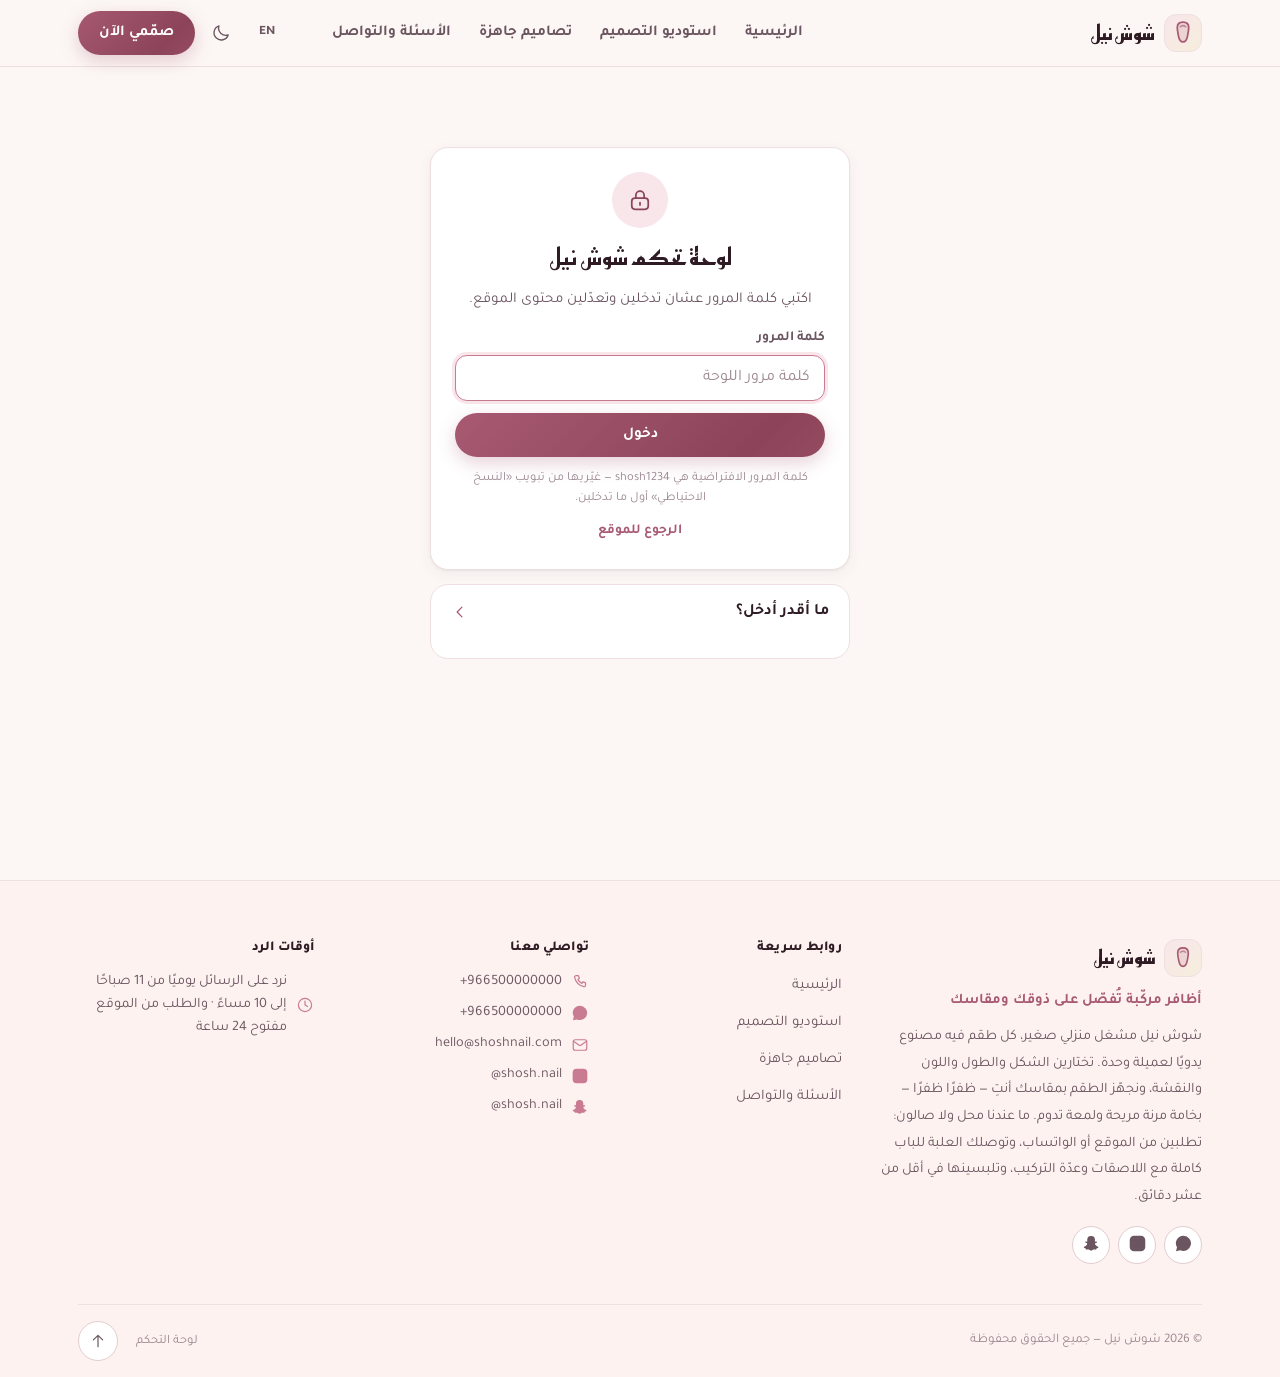
<file: admin.html>
<!doctype html>
<html lang="ar" dir="rtl" data-theme="light">
<head>
<meta charset="utf-8">
<meta name="viewport" content="width=device-width, initial-scale=1, viewport-fit=cover">
<title>لوحة التحكم — شوش نيل | Shosh Nail Admin</title>
<meta name="description" content="لوحة تحكم شوش نيل: تعديل كل محتوى الموقع — الإعدادات والأسعار والألوان والنقشات والزخارف والتصاميم والطلبات والنسخ الاحتياطي. Shosh Nail owner control panel.">
<meta name="theme-color" content="#C97B92">
<meta name="robots" content="noindex, nofollow">
<link rel="icon" href="data:image/svg+xml,%3Csvg%20xmlns='http://www.w3.org/2000/svg'%20viewBox='0%200%2024%2024'%3E%3Cpath%20d='M12%202.6c3.1%200%204.9%201.9%204.9%204.7%200%202.6-.6%204.9-1%207.1-.5%202.8-1%205.3-3.9%205.3s-3.4-2.5-3.9-5.3c-.4-2.2-1-4.5-1-7.1%200-2.8%201.8-4.7%204.9-4.7Z'%20fill='%23C97B92'/%3E%3Cpath%20d='M9.6%206.7c1.3-1.1%203.5-1.1%204.8%200'%20stroke='%23FCF7F5'%20stroke-width='1.2'%20stroke-linecap='round'%20fill='none'/%3E%3C/svg%3E">
<link rel="preconnect" href="https://fonts.googleapis.com">
<link rel="preconnect" href="https://fonts.gstatic.com" crossorigin>
<link href="https://fonts.googleapis.com/css2?family=Tajawal:wght@400;500;700;800&family=Reem+Kufi:wght@400;500;600;700&family=Cormorant+Garamond:ital,wght@0,500;0,600;1,500&display=swap" rel="stylesheet">
<link rel="stylesheet" href="assets/css/base.css">
<link rel="stylesheet" href="assets/css/admin.css">

<script defer src="assets/js/data.js"></script>
<script defer src="password.js"></script>
<script defer src="assets/js/store.js"></script>
<script defer src="assets/js/i18n.js"></script>
<script defer src="assets/js/nail-art.js"></script>
<script defer src="assets/js/nail-gloss.js"></script>
<script defer src="assets/js/nail-render.js"></script>
<script defer src="assets/js/ui.js"></script>
<script defer src="assets/js/checkout.js"></script>
<script defer src="assets/js/admin.js"></script>
</head>
<body data-page="admin">
  <a class="skip-link" href="#main" data-i18n="a11y.skip"></a>
  <header id="sn-header"></header>

  <main id="main">
    <div id="adm-root" class="adm-root"></div>

    <noscript>
      <div class="wrap" style="padding-block:48px">
        <p class="lead">لوحة التحكم تحتاج تفعيل الجافاسكربت في المتصفح. — The control panel needs JavaScript enabled.</p>
      </div>
    </noscript>
  </main>

  <footer id="sn-footer"></footer>
</body>
</html>
</file>
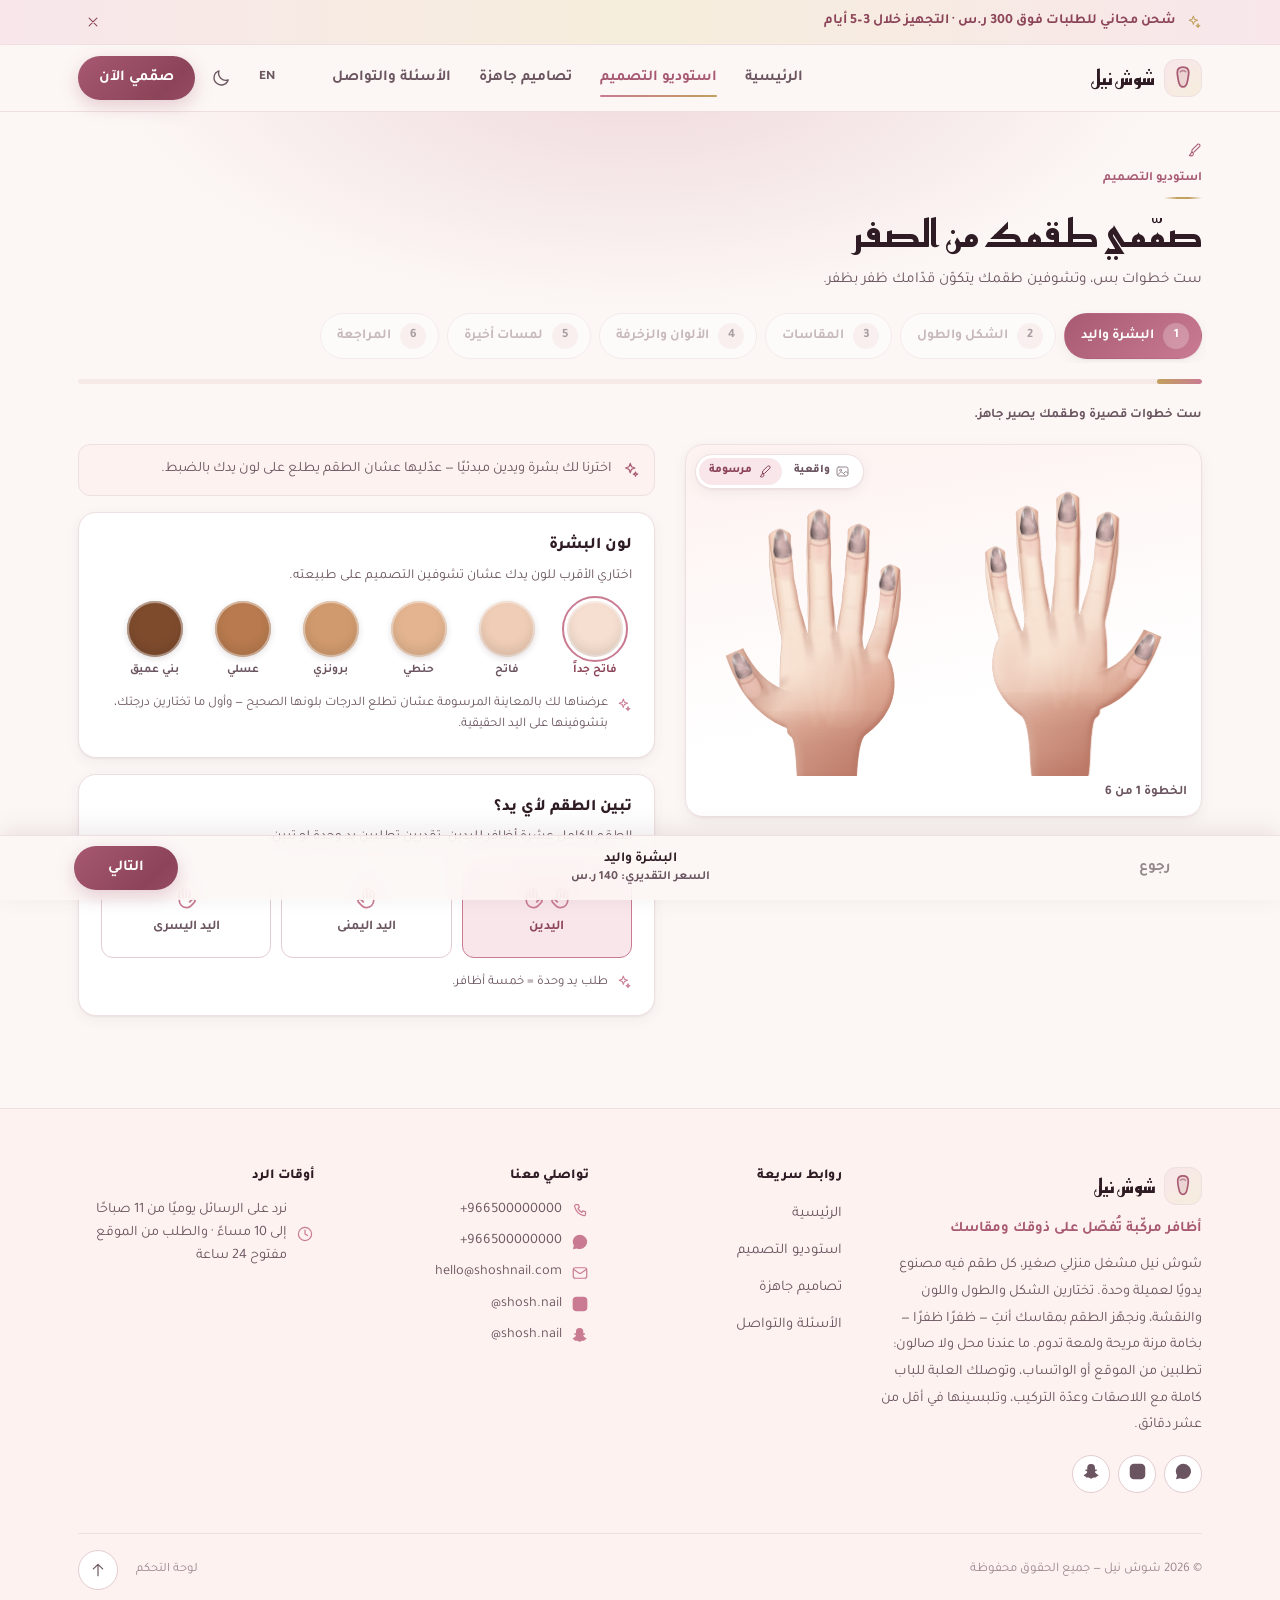
<file: design.html>
<!doctype html>
<html lang="ar" dir="rtl" data-theme="light">
<head>
<meta charset="utf-8">
<meta name="viewport" content="width=device-width, initial-scale=1, viewport-fit=cover">
<title>استوديو التصميم — صمّمي طقم أظافرك | Shosh Nail Studio</title>
<meta name="description" content="استوديو شوش نيل: اختاري لون بشرتك وشكل الظفر وطوله ومقاسك، ولوّني كل ظفر وأضيفي النقشات والزخارف — وشوفي التصميم قدّامك لحظة بلحظة قبل ما تطلبينه. Design your own press-on nail set step by step.">
<meta name="theme-color" content="#C97B92">
<link rel="icon" href="data:image/svg+xml,%3Csvg%20xmlns='http://www.w3.org/2000/svg'%20viewBox='0%200%2024%2024'%3E%3Cpath%20d='M12%202.6c3.1%200%204.9%201.9%204.9%204.7%200%202.6-.6%204.9-1%207.1-.5%202.8-1%205.3-3.9%205.3s-3.4-2.5-3.9-5.3c-.4-2.2-1-4.5-1-7.1%200-2.8%201.8-4.7%204.9-4.7Z'%20fill='%23C97B92'/%3E%3Cpath%20d='M9.6%206.7c1.3-1.1%203.5-1.1%204.8%200'%20stroke='%23FCF7F5'%20stroke-width='1.2'%20stroke-linecap='round'%20fill='none'/%3E%3C/svg%3E">
<link rel="preconnect" href="https://fonts.googleapis.com">
<link rel="preconnect" href="https://fonts.gstatic.com" crossorigin>
<link href="https://fonts.googleapis.com/css2?family=Tajawal:wght@400;500;700;800&family=Reem+Kufi:wght@400;500;600;700&family=Cormorant+Garamond:ital,wght@0,500;0,600;1,500&display=swap" rel="stylesheet">
<link rel="stylesheet" href="assets/css/base.css">
<link rel="stylesheet" href="assets/css/studio.css">

<script defer src="assets/js/data.js"></script>
<script defer src="assets/js/store.js"></script>
<script defer src="assets/js/i18n.js"></script>
<script defer src="assets/js/nail-art.js"></script>
<script defer src="assets/js/nail-gloss.js"></script>
<script defer src="assets/js/nail-render.js"></script>
<script defer src="assets/js/ui.js"></script>
<script defer src="assets/js/checkout.js"></script>
<script defer src="assets/js/studio.js"></script>
</head>
<body data-page="studio">
  <a class="skip-link" href="#main" data-i18n="a11y.skip"></a>
  <div id="sn-announce"></div>
  <header id="sn-header"></header>

  <main id="main">

    <!-- draft restore bar (filled + shown by studio.js) -->
    <div id="studio-restore" class="studio-restore" hidden></div>

    <!-- title + step progress -->
    <div class="studio-top">
      <div class="wrap studio-top-in">
        <div class="studio-title">
          <p class="eyebrow" id="studio-eyebrow"></p>
          <h1 class="h2 display" data-i18n="studio.title"></h1>
          <p class="muted studio-sub" data-i18n="studio.sub"></p>
        </div>
        <nav class="studio-steps scroll-x" id="studio-steps" data-i18n-aria="studio.stepsNav"></nav>
      </div>
    </div>

    <!-- the two-pane studio -->
    <div class="wrap studio-wrap">
      <div class="studio-grid">

        <aside class="studio-pane" id="studio-pane" data-i18n-aria="studio.preview">
          <div class="studio-pane-in">
            <div class="studio-stage" id="studio-stage"></div>
            <div class="studio-pane-foot" id="studio-pane-foot"></div>
          </div>
        </aside>

        <div class="studio-body">
          <div id="studio-step" class="studio-step-host"></div>
        </div>

      </div>
    </div>

    <!-- sticky back / next bar -->
    <div class="studio-bar" id="studio-bar"></div>

  </main>

  <footer id="sn-footer"></footer>

  <noscript>
    <div class="wrap" style="padding-block:40px">
      <p class="lead">استوديو التصميم يحتاج تفعيل الجافاسكربت في المتصفح. — <span class="ltr" lang="en">The design studio needs JavaScript enabled.</span></p>
    </div>
  </noscript>
</body>
</html>
</file>
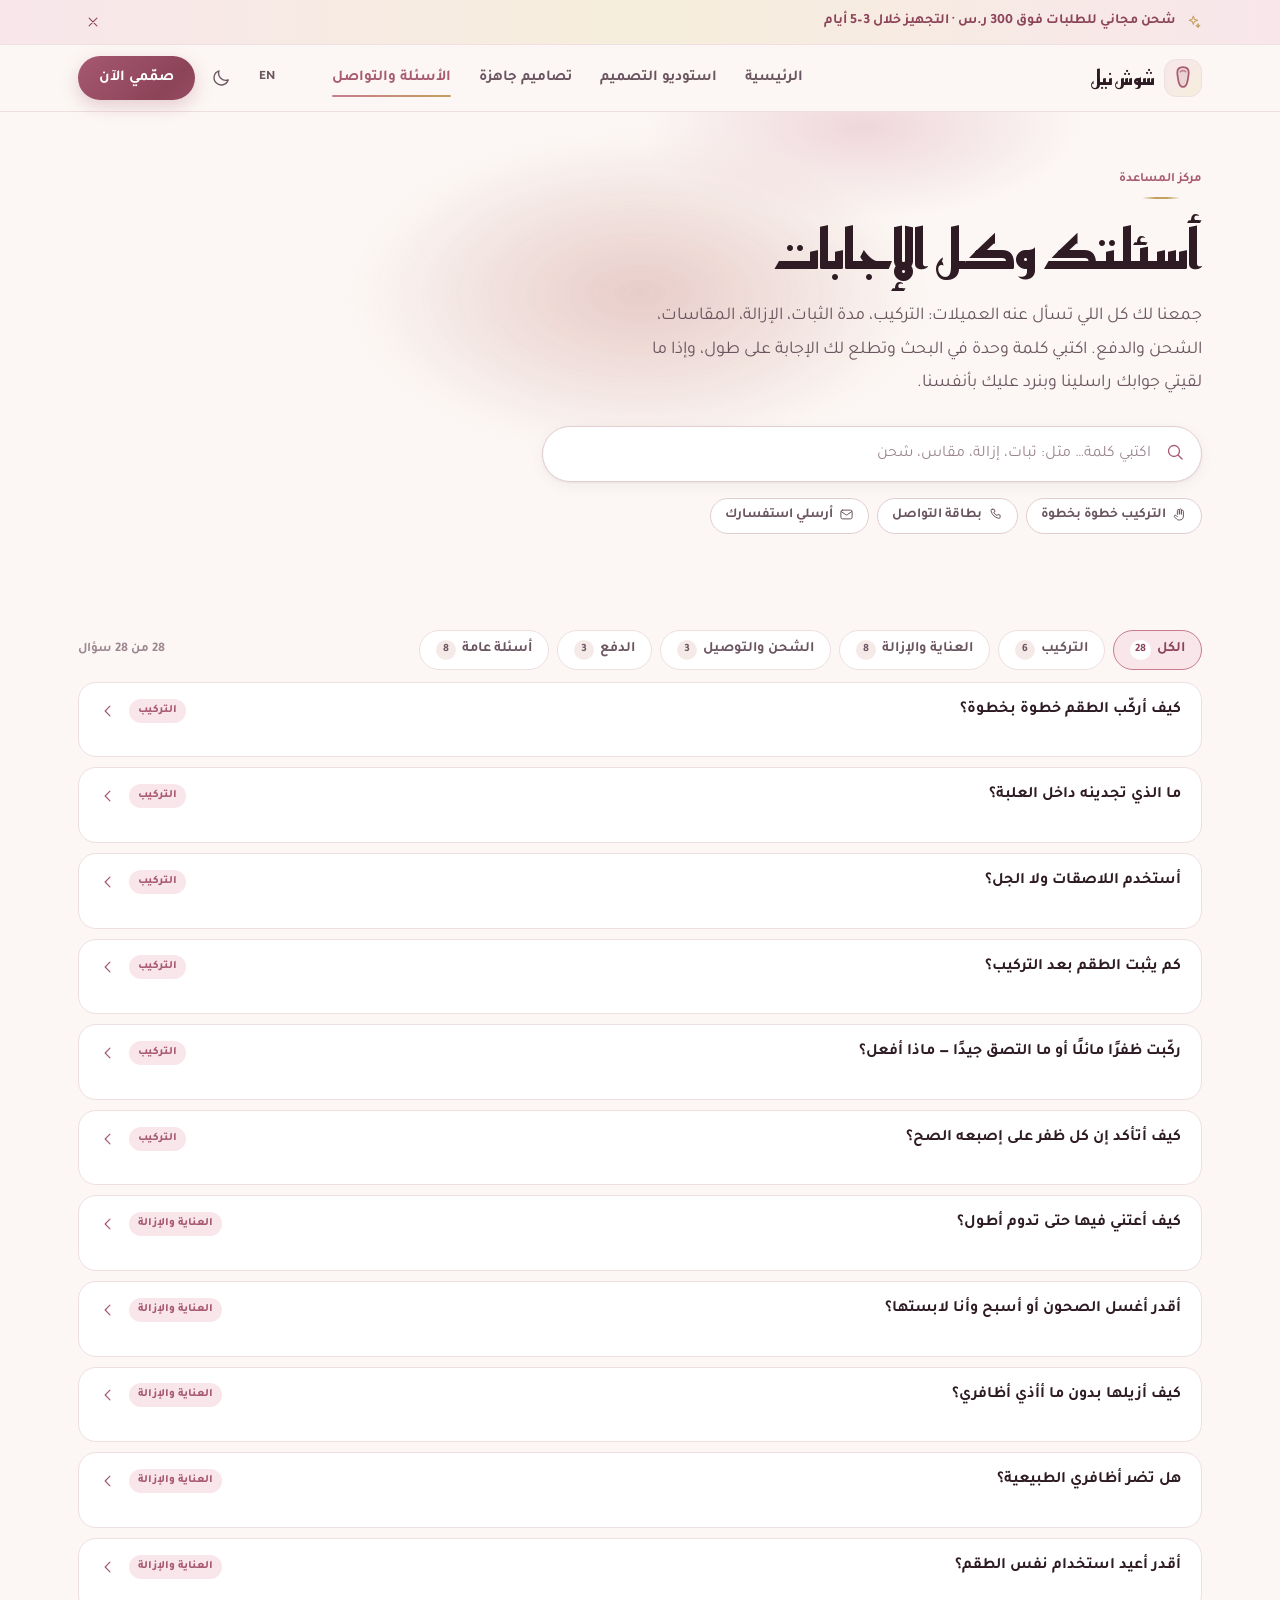
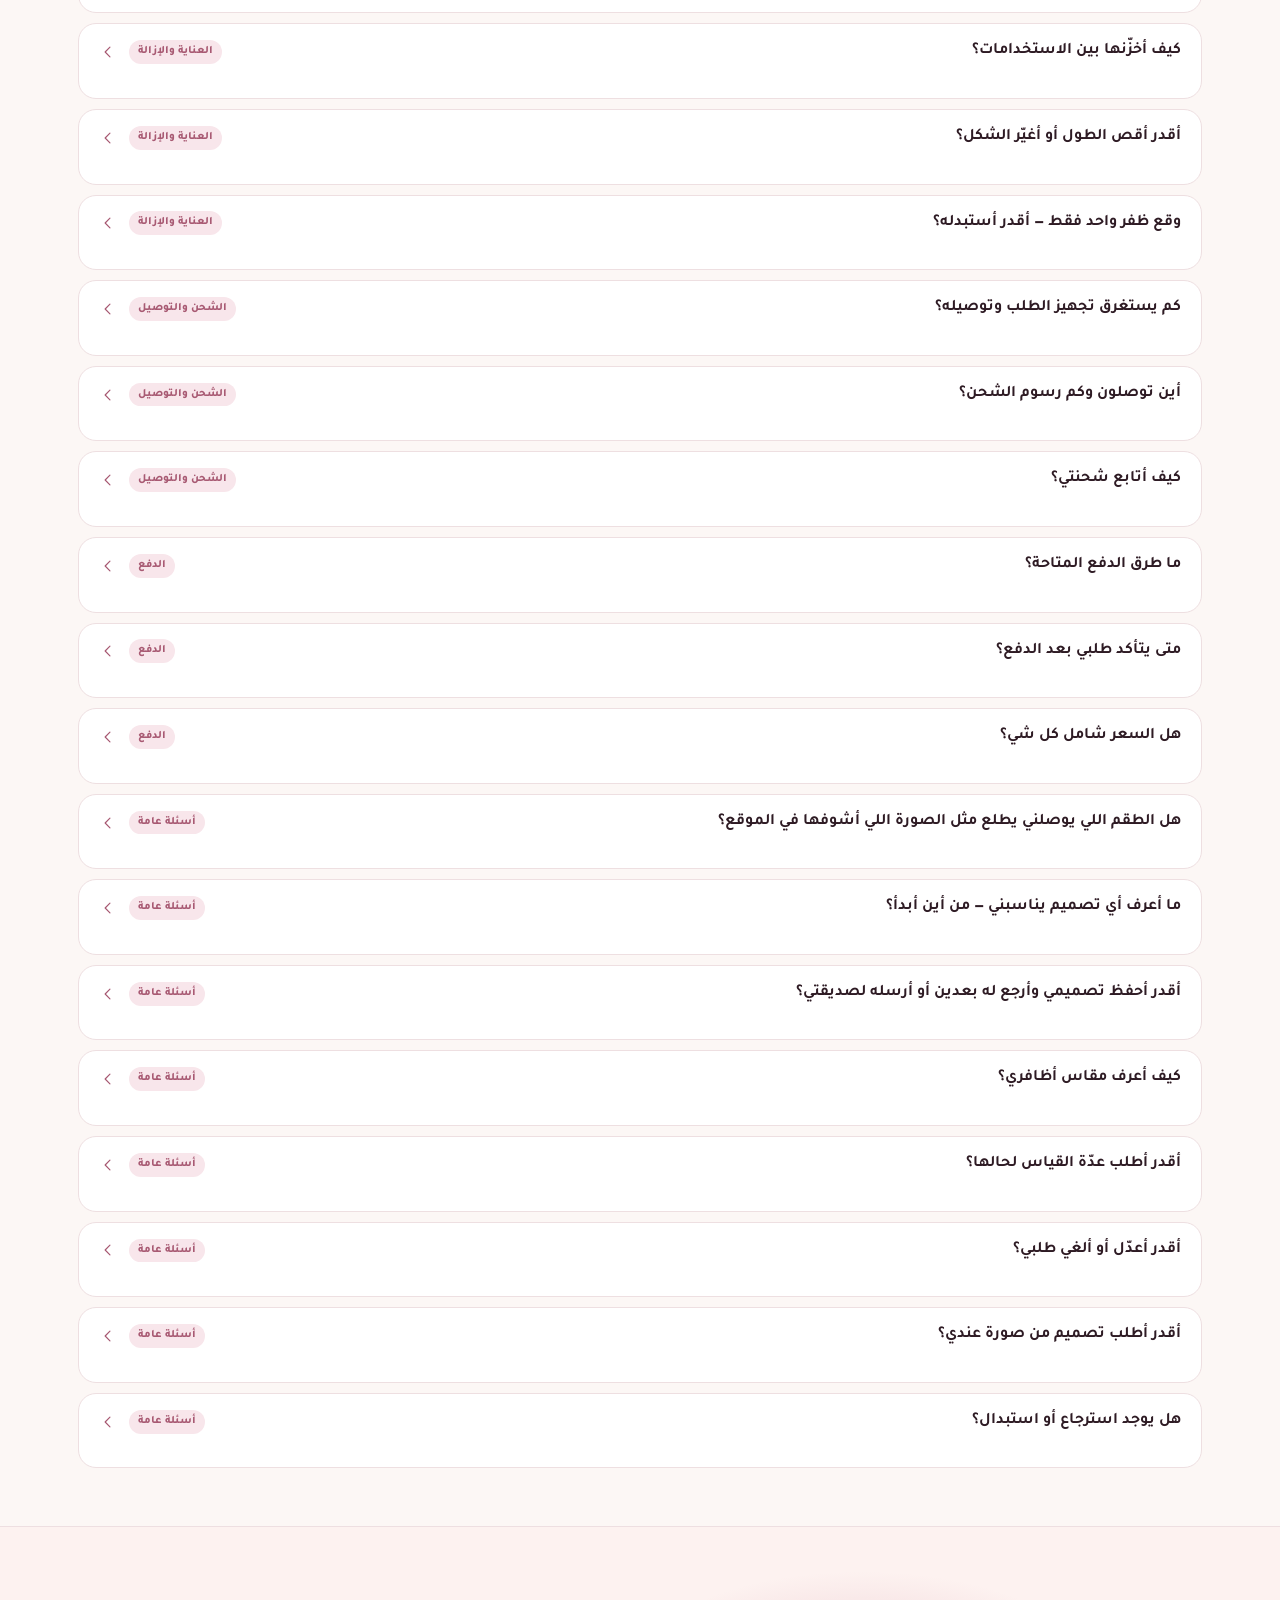
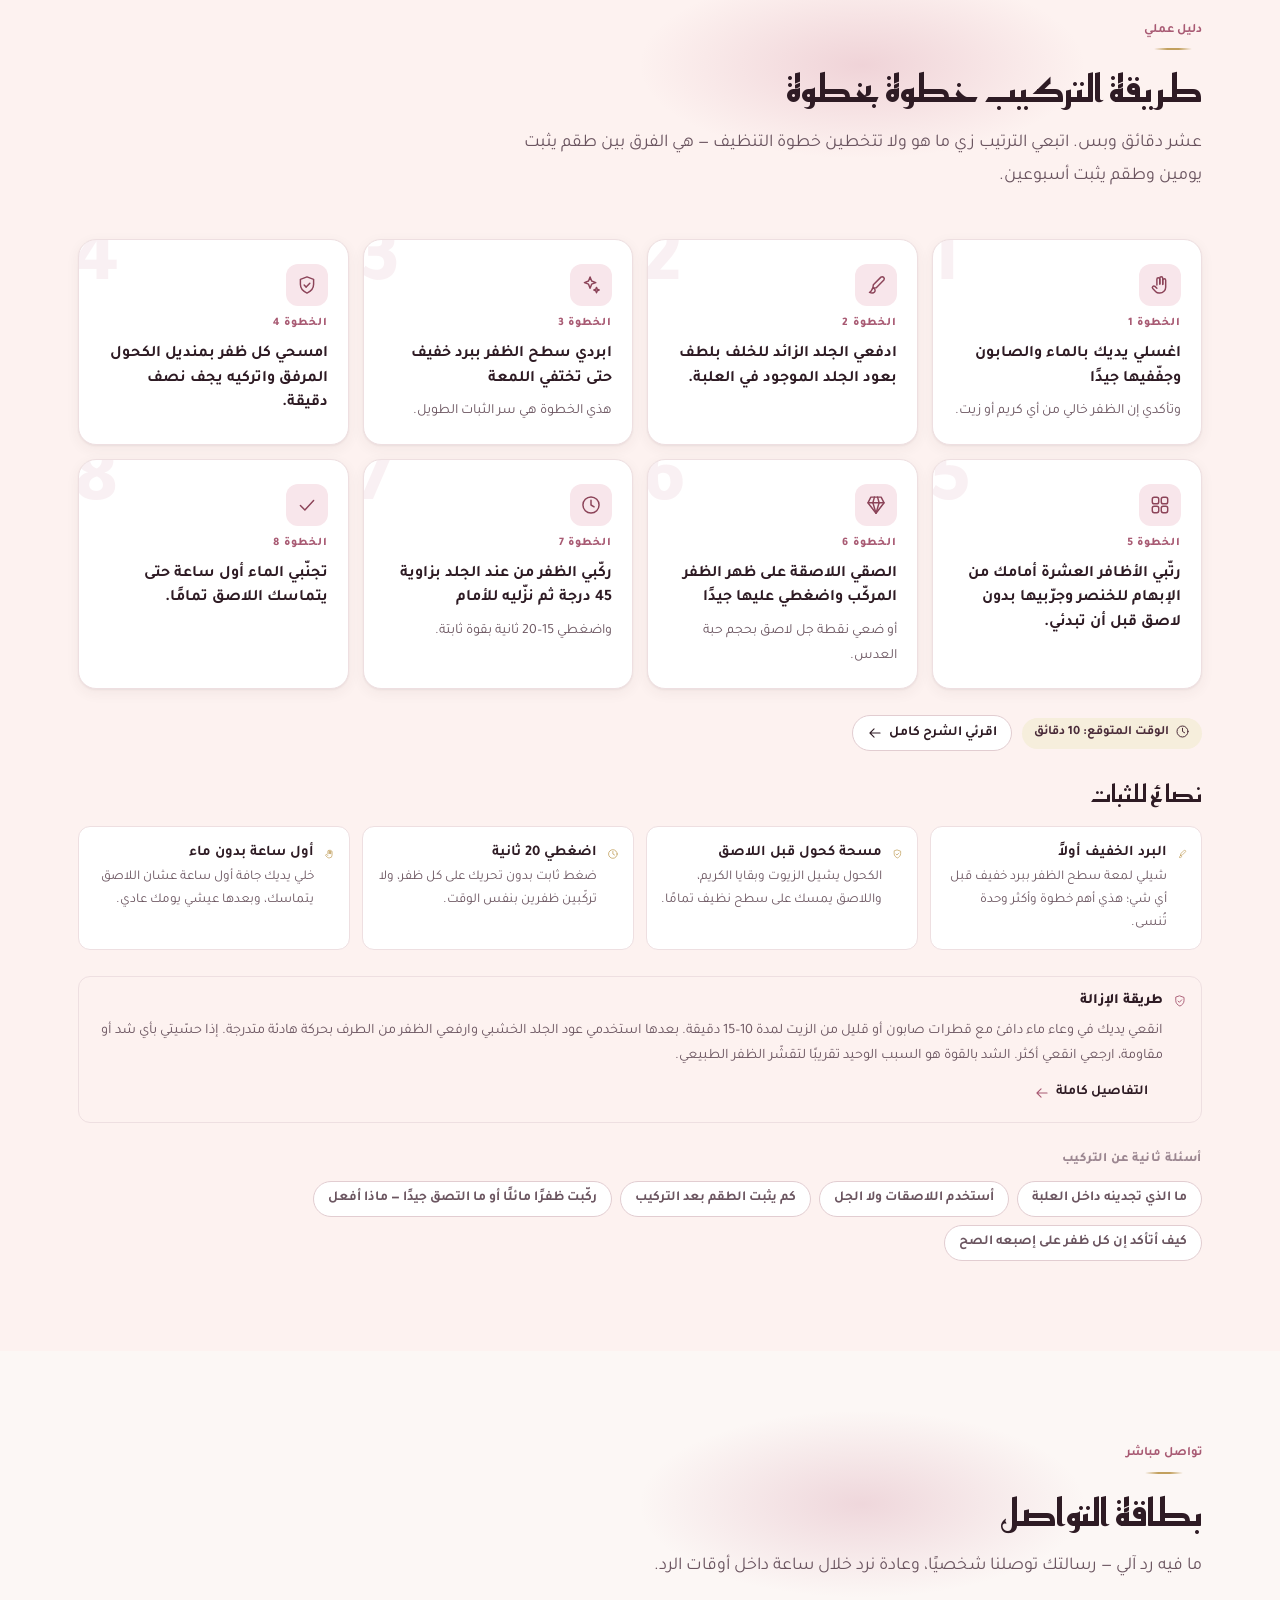
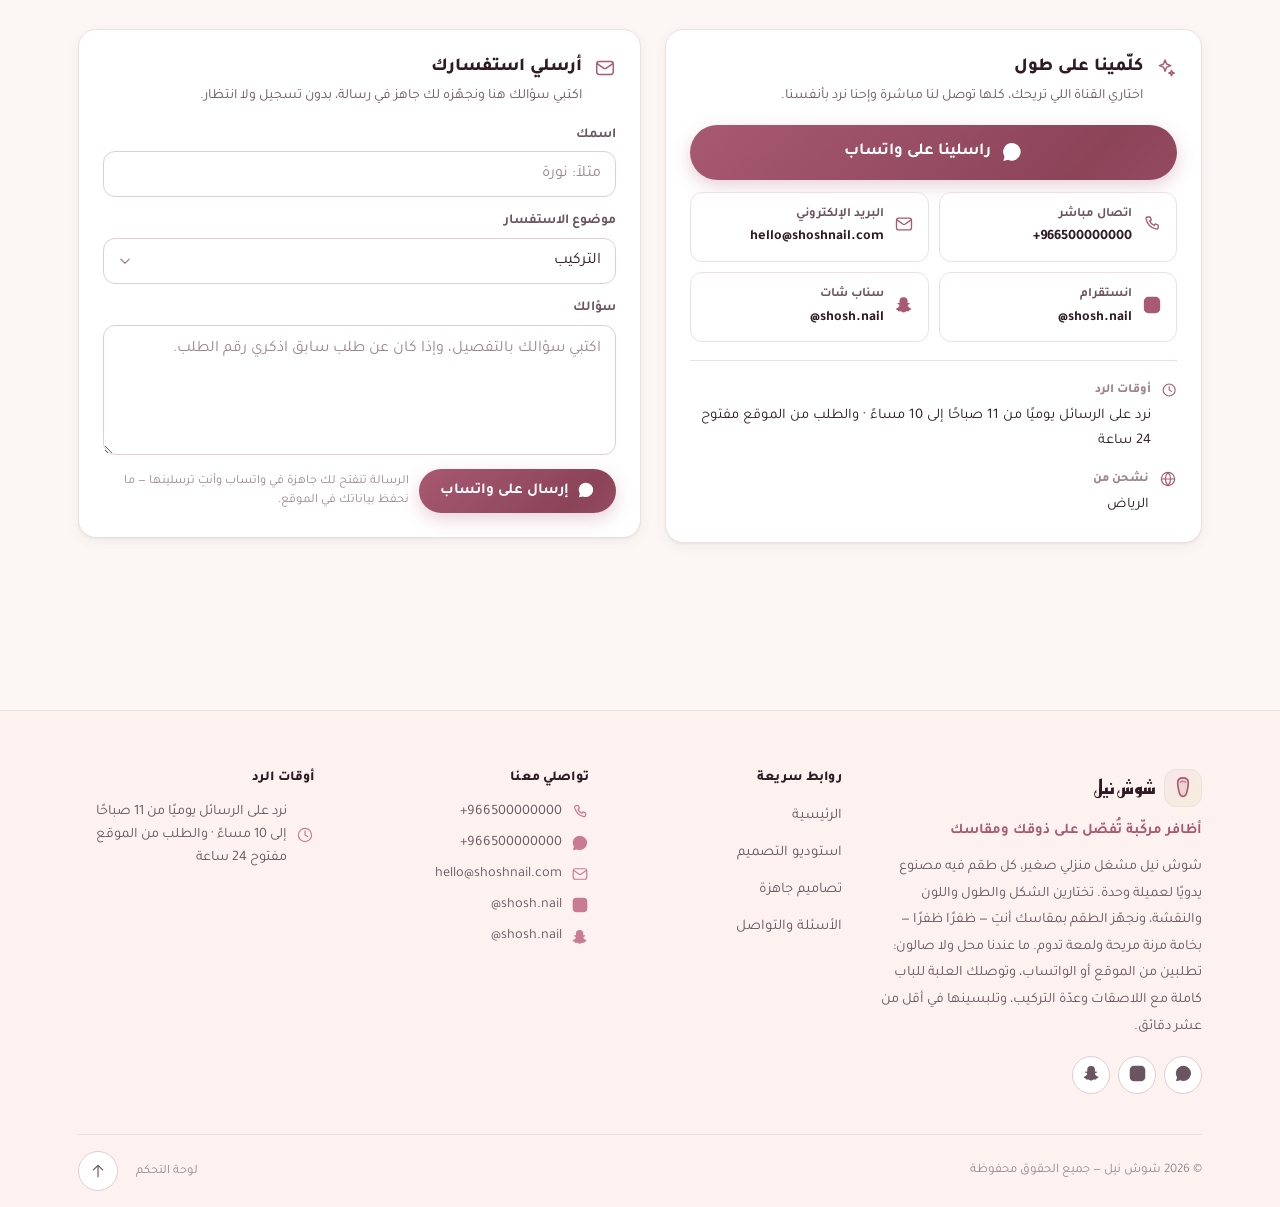
<file: faq.html>
<!doctype html>
<html lang="ar" dir="rtl" data-theme="light">
<head>
<meta charset="utf-8">
<meta name="viewport" content="width=device-width, initial-scale=1, viewport-fit=cover">
<title>الأسئلة والتواصل — شوش نيل | Help &amp; Contact · Shosh Nail</title>
<meta name="description" content="كل اللي تحتاجين تعرفينه عن أظافر شوش نيل: التركيب خطوة بخطوة، مدة الثبات، الإزالة، المقاسات، الشحن والدفع — مع أرقام التواصل المباشر على واتساب. Everything about applying, caring for and ordering Shosh Nail press-on sets, plus direct contact.">
<meta name="theme-color" content="#C97B92">
<link rel="icon" href="data:image/svg+xml,%3Csvg%20xmlns='http://www.w3.org/2000/svg'%20viewBox='0%200%2024%2024'%3E%3Cpath%20d='M12%202.6c3.1%200%204.9%201.9%204.9%204.7%200%202.6-.6%204.9-1%207.1-.5%202.8-1%205.3-3.9%205.3s-3.4-2.5-3.9-5.3c-.4-2.2-1-4.5-1-7.1%200-2.8%201.8-4.7%204.9-4.7Z'%20fill='%23C97B92'/%3E%3Cpath%20d='M9.6%206.7c1.3-1.1%203.5-1.1%204.8%200'%20stroke='%23FCF7F5'%20stroke-width='1.2'%20stroke-linecap='round'%20fill='none'/%3E%3C/svg%3E">
<link rel="preconnect" href="https://fonts.googleapis.com">
<link rel="preconnect" href="https://fonts.gstatic.com" crossorigin>
<link href="https://fonts.googleapis.com/css2?family=Tajawal:wght@400;500;700;800&family=Reem+Kufi:wght@400;500;600;700&family=Cormorant+Garamond:ital,wght@0,500;0,600;1,500&display=swap" rel="stylesheet">
<link rel="stylesheet" href="assets/css/base.css">

<style>
/* ---------------------------------------------------------------------
   FAQ-only layout. Every selector is prefixed .faq-* (the single exception
   is the shared [hidden] guard), every value comes from the tokens in
   SPEC section 14, and every box uses logical properties so one rule
   serves both RTL and LTR.
   --------------------------------------------------------------------- */

/* a class rule beats the UA sheet, so [hidden] needs saying out loud */
[hidden]{ display:none !important; }

/* ── hero ───────────────────────────────────────────────────────────── */
.faq-hero{
  padding-block:clamp(26px,4.5vw,54px) clamp(18px,3vw,32px);
  overflow:hidden;                 /* .glow::before is 116% wide on purpose */
}
.faq-hero .sec-head{ margin-block-end:0; }
.faq-hero .h1{ max-inline-size:17ch; }
.faq-hero .lead{ max-inline-size:58ch; }

.faq-searchbox{
  margin-block-start:clamp(18px,3vw,26px);
  max-inline-size:660px;
}
.faq-search > .input{
  min-block-size:56px;
  border-radius:var(--r-full);
  padding-inline:50px;
  font-size:1rem;
  background:var(--bg-2);
  box-shadow:var(--sh-1);
}
.faq-search .search-ico{ inset-inline-start:17px; color:var(--rose-2); }
.faq-search-x{
  position:absolute;
  inset-inline-end:8px;
  color:var(--ink-3);
}
.faq-search-x:hover{ color:var(--rose-3); }

.faq-jump{
  display:flex;
  flex-wrap:wrap;
  gap:8px;
  margin-block-start:16px;
}
.faq-jump .chip{ text-decoration:none; }

/* ── question list ──────────────────────────────────────────────────── */
.faq-bar{
  display:flex;
  flex-wrap:wrap;
  align-items:center;
  gap:10px 16px;
  margin-block-end:6px;
}
.faq-bar .tabs{ margin-block-end:0; flex:1 1 320px; min-inline-size:0; }
.faq-count{
  flex:0 0 auto;
  font-size:.82rem;
  font-weight:700;
  color:var(--ink-3);
}
.faq-tab-dim{ opacity:.5; }

.faq-item{ scroll-margin-block-start:calc(var(--hdr) + 24px); }
.faq-q{ margin:0; font-size:inherit; font-weight:inherit; line-height:inherit; }
.faq-q .acc-head{ inline-size:100%; }
.faq-q-t{ flex:1 1 auto; min-inline-size:0; }
.faq-chev{ flex:0 0 auto; display:inline-flex; }
.faq-q-n{
  flex:0 0 auto;
  font-size:.7rem;
  font-weight:800;
  color:var(--rose-2);
  background:var(--rose-soft);
  border-radius:var(--r-full);
  padding-block:3px;
  padding-inline:9px;
  white-space:nowrap;
}
@media (max-width:600px){ .faq-q-n{ display:none; } }

/* the h3 wrapper breaks base.css's `.acc-item.is-open > .acc-head` reach,
   so the chevron + the collapsed-content guard are restated here */
.faq-item.is-open .acc-head .ico-chevron{ transform:rotate(90deg); }
[dir="rtl"] .faq-item.is-open .acc-head .ico-chevron{ transform:scaleX(-1) rotate(90deg); }

/* a collapsed panel must be out of the tab order, not just visually clipped */
.faq-item .acc-body > *{
  visibility:hidden;
  transition:visibility 0s linear var(--dur);
}
.faq-item.is-open .acc-body > *{
  visibility:visible;
  transition-delay:0s;
}

.faq-a p + p{ margin-block-start:12px; }
.faq-ol{
  list-style:none;
  counter-reset:faq-a;
  display:flex;
  flex-direction:column;
  gap:10px;
  margin-block:4px;
}
.faq-ol > li{
  counter-increment:faq-a;
  position:relative;
  padding-inline-start:34px;
}
.faq-ol > li::before{
  content:counter(faq-a);
  position:absolute;
  inset-inline-start:0;
  inset-block-start:.35em;
  inline-size:24px;
  block-size:24px;
  display:grid;
  place-items:center;
  border-radius:var(--r-full);
  background:var(--rose-soft);
  color:var(--rose-3);
  font-size:.72rem;
  font-weight:800;
  line-height:1;
  font-variant-numeric:tabular-nums;
}

.faq-a-foot{
  display:flex;
  flex-wrap:wrap;
  align-items:center;
  gap:8px;
  margin-block-start:16px;
  padding-block-start:12px;
  border-block-start:1px solid var(--line);
}
.faq-a-cat{ margin-inline-end:auto; }

.faq-hl{
  background:var(--gold-soft);
  color:inherit;
  border-radius:4px;
  padding-inline:2px;
  box-shadow:0 0 0 1px var(--gold-soft);
}

/* ── the step-by-step guide ─────────────────────────────────────────── */
.faq-steps{
  display:grid;
  gap:14px;
  grid-template-columns:1fr;
  counter-reset:faq-s;
}
@media (min-width:620px){ .faq-steps{ grid-template-columns:repeat(2,minmax(0,1fr)); } }
@media (min-width:1000px){ .faq-steps{ grid-template-columns:repeat(4,minmax(0,1fr)); } }

.faq-step{
  position:relative;
  display:flex;
  flex-direction:column;
  gap:8px;
  padding:clamp(16px,2.2vw,20px);
  padding-block-start:clamp(20px,2.6vw,24px);
  background:var(--bg-2);
  border:1px solid var(--line);
  border-radius:var(--r);
  box-shadow:var(--sh-1);
  overflow:hidden;
}
.faq-step::after{                  /* the oversized ghost numeral */
  content:attr(data-n);
  position:absolute;
  inset-block-start:-14px;
  inset-inline-end:-6px;
  font-family:var(--font);
  font-size:5.2rem;
  font-weight:800;
  line-height:1;
  color:var(--rose);
  opacity:.11;
  pointer-events:none;
  font-variant-numeric:tabular-nums;
}
.faq-step-ico{
  display:grid;
  place-items:center;
  inline-size:42px;
  block-size:42px;
  border-radius:var(--r-sm);
  background:var(--rose-soft);
  color:var(--rose-3);
  flex:0 0 auto;
}
.faq-step-n{
  font-size:.72rem;
  font-weight:800;
  letter-spacing:.08em;
  text-transform:uppercase;
  color:var(--rose-2);
}
.faq-step-t{ font-size:1rem; font-weight:700; color:var(--ink); line-height:1.55; }
.faq-step-x{ font-size:.88rem; color:var(--ink-2); line-height:1.75; }

.faq-guide-foot{
  display:flex;
  flex-wrap:wrap;
  align-items:center;
  gap:10px;
  margin-block-start:clamp(18px,2.6vw,26px);
}

.faq-tips{
  display:grid;
  gap:12px;
  grid-template-columns:1fr;
  margin-block-start:14px;
}
@media (min-width:560px){ .faq-tips{ grid-template-columns:repeat(2,minmax(0,1fr)); } }
@media (min-width:1000px){ .faq-tips{ grid-template-columns:repeat(4,minmax(0,1fr)); } }
.faq-tip{
  display:flex;
  gap:10px;
  align-items:flex-start;
  padding:14px;
  border-radius:var(--r-sm);
  background:var(--bg-2);
  border:1px solid var(--line);
}
.faq-tip .ico{ color:var(--gold); margin-block-start:2px; }
.faq-tip-t{ font-size:.92rem; font-weight:700; color:var(--ink); }
.faq-tip-x{ font-size:.84rem; color:var(--ink-2); line-height:1.7; }

.faq-remove{ margin-block-start:clamp(18px,2.6vw,26px); }
.faq-remove .faq-remove-b{ display:flex; flex-direction:column; gap:6px; }
.faq-remove-t{ font-weight:800; color:var(--ink); }

.faq-more{ margin-block-start:clamp(18px,2.6vw,26px); }
/* these chips carry whole questions, not one-word filters, so they wrap
   instead of running off the side of a narrow phone */
.faq-more .chip{
  max-inline-size:100%;
  white-space:normal;
  text-align:start;
}
.faq-more-t{
  font-size:.8rem;
  font-weight:800;
  letter-spacing:.04em;
  color:var(--ink-3);
  margin-block-end:10px;
}

/* ── contact + ask ──────────────────────────────────────────────────── */
.faq-two{
  display:grid;
  gap:clamp(16px,2.6vw,24px);
  grid-template-columns:1fr;
  align-items:start;
}
@media (min-width:960px){ .faq-two{ grid-template-columns:minmax(0,1fr) minmax(0,1.05fr); } }

.faq-card-h{
  display:flex;
  gap:12px;
  align-items:flex-start;
  margin-block-end:16px;
}
.faq-card-h .ico{ color:var(--rose-2); margin-block-start:3px; }
.faq-card-t{ font-size:1.15rem; font-weight:800; color:var(--ink); line-height:1.5; }
.faq-card-x{ font-size:.88rem; color:var(--ink-2); line-height:1.75; margin-block-start:2px; }

.faq-wa{ margin-block-end:12px; }
.faq-wa .ico{ inline-size:22px; block-size:22px; }

.faq-links{
  display:grid;
  gap:10px;
  grid-template-columns:1fr;
}
@media (min-width:520px){ .faq-links{ grid-template-columns:repeat(2,minmax(0,1fr)); } }
.faq-link{
  display:flex;
  align-items:center;
  gap:10px;
  padding-block:11px;
  padding-inline:14px;
  border:1px solid var(--line);
  border-radius:var(--r-sm);
  background:var(--bg-2);
  color:var(--ink);
  text-decoration:none;
  min-inline-size:0;
  transition:border-color var(--dur) var(--ease), background-color var(--dur) var(--ease);
}
.faq-link:hover{ border-color:var(--rose); background:var(--bg-4); color:var(--ink); }
.faq-link .ico{ color:var(--rose-2); flex:0 0 auto; }
.faq-link-b{ display:flex; flex-direction:column; min-inline-size:0; }
.faq-link-t{ font-size:.8rem; font-weight:700; color:var(--ink-2); }
.faq-link-v{
  font-size:.9rem;
  font-weight:700;
  color:var(--ink);
  overflow:hidden;
  text-overflow:ellipsis;
  white-space:nowrap;
}

.faq-info{
  display:flex;
  flex-direction:column;
  gap:12px;
  margin-block-start:18px;
  padding-block-start:16px;
  border-block-start:1px solid var(--line);
}
.faq-info-row{ display:flex; gap:10px; align-items:flex-start; }
.faq-info-row .ico{ color:var(--rose-2); margin-block-start:3px; flex:0 0 auto; }
.faq-info-t{ font-size:.78rem; font-weight:800; color:var(--ink-3); }
.faq-info-v{ font-size:.92rem; color:var(--ink); line-height:1.7; }

.faq-ask-form{ display:flex; flex-direction:column; gap:14px; }
.faq-ask-foot{
  display:flex;
  flex-wrap:wrap;
  align-items:center;
  gap:10px;
}
.faq-ask-note{ flex:1 1 200px; min-inline-size:0; }

@media (prefers-reduced-motion:reduce){
  .faq-item .acc-body > *{ transition:none; }
}
</style>

<script defer src="assets/js/data.js"></script>
<script defer src="assets/js/store.js"></script>
<script defer src="assets/js/i18n.js"></script>
<script defer src="assets/js/nail-art.js"></script>
<script defer src="assets/js/nail-gloss.js"></script>
<script defer src="assets/js/nail-render.js"></script>
<script defer src="assets/js/ui.js"></script>
<script defer src="assets/js/checkout.js"></script>
<script defer src="assets/js/faq.js"></script>
</head>

<body data-page="faq">
<a class="skip-link" href="#main" data-i18n="a11y.skip"></a>
<div id="sn-announce"></div>
<header id="sn-header"></header>

<main id="main">

  <!-- ── hero + search ────────────────────────────────────────────── -->
  <section class="sec sec-sm faq-hero glow">
    <div class="wrap">
      <div class="sec-head sec-head-start">
        <p class="eyebrow" data-i18n="faq.eyebrow"></p>
        <h1 class="h1 display" data-i18n="faq.title"></h1>
        <p class="lead" data-i18n="faq.lead"></p>

        <div class="faq-searchbox">
          <div class="search faq-search">
            <span class="search-ico" id="faq-search-ico" aria-hidden="true"></span>
            <label class="sr-only" for="faq-q" data-i18n="faq.searchLabel"></label>
            <input class="input" id="faq-q" type="search" autocomplete="off"
                   spellcheck="false" data-i18n-ph="faq.searchPh">
            <button class="icon-btn faq-search-x" id="faq-q-clear" type="button"
                    hidden data-i18n-aria="faq.clearSearch"></button>
          </div>
        </div>

        <nav class="faq-jump" id="faq-jump" data-i18n-aria="faq.jumpLabel"></nav>
      </div>
    </div>
  </section>

  <!-- ── questions ────────────────────────────────────────────────── -->
  <section class="sec sec-sm" id="faq-questions">
    <div class="wrap">
      <div class="faq-bar">
        <div class="tabs" id="faq-tabs" role="group" data-i18n-aria="faq.catsLabel"></div>
        <p class="faq-count" id="faq-count" aria-live="polite"></p>
      </div>

      <div class="accordion" id="faq-list"></div>

      <div class="empty" id="faq-empty" hidden>
        <span class="empty-ico" id="faq-empty-ico" aria-hidden="true"></span>
        <p class="empty-t" data-i18n="faq.noneT"></p>
        <p class="empty-x" data-i18n="faq.noneX"></p>
        <button class="btn btn-line btn-sm" id="faq-reset" type="button" data-i18n="faq.clearAll"></button>
      </div>
    </div>
  </section>

  <!-- ── application guide ────────────────────────────────────────── -->
  <section class="sec sec-alt sec-line" id="faq-guide">
    <div class="wrap">
      <div class="sec-head sec-head-start">
        <p class="eyebrow" data-i18n="faq.guideEyebrow"></p>
        <h2 class="h2 display" data-i18n="faq.guideTitle"></h2>
        <p class="lead" data-i18n="faq.guideLead"></p>
      </div>

      <ol class="faq-steps" id="faq-steps"></ol>

      <div class="faq-guide-foot" id="faq-guide-foot"></div>

      <div class="mt-3">
        <h3 class="h3 display" data-i18n="faq.tipsTitle"></h3>
        <div class="faq-tips" id="faq-tips"></div>
      </div>

      <div class="note faq-remove" id="faq-remove"></div>

      <div class="faq-more" id="faq-more" hidden>
        <p class="faq-more-t" data-i18n="faq.moreTitle"></p>
        <div class="chips" id="faq-more-chips"></div>
      </div>
    </div>
  </section>

  <!-- ── contact card + ask box ───────────────────────────────────── -->
  <section class="sec" id="faq-contact">
    <div class="wrap">
      <div class="sec-head sec-head-start">
        <p class="eyebrow" data-i18n="faq.contactEyebrow"></p>
        <h2 class="h2 display" data-i18n="faq.contactTitle"></h2>
        <p class="lead" data-i18n="faq.contactLead"></p>
      </div>

      <div class="faq-two">
        <div class="panel" id="faq-card"></div>

        <div class="panel" id="faq-ask">
          <div class="faq-card-h">
            <span id="faq-ask-ico" aria-hidden="true"></span>
            <div>
              <p class="faq-card-t" data-i18n="faq.askTitle"></p>
              <p class="faq-card-x" data-i18n="faq.askLead"></p>
            </div>
          </div>

          <form class="faq-ask-form" id="faq-ask-form" novalidate>
            <div class="field">
              <label class="label" for="faq-ask-name" data-i18n="faq.askName"></label>
              <input class="input" id="faq-ask-name" type="text" autocomplete="name"
                     maxlength="60" data-i18n-ph="faq.askNamePh"
                     aria-describedby="faq-ask-name-err">
              <p class="field-err" id="faq-ask-name-err" role="alert"></p>
            </div>

            <div class="field">
              <label class="label" for="faq-ask-cat" data-i18n="faq.askCat"></label>
              <select class="select" id="faq-ask-cat"></select>
            </div>

            <div class="field">
              <label class="label" for="faq-ask-q" data-i18n="faq.askQ"></label>
              <textarea class="textarea" id="faq-ask-q" rows="4" maxlength="900"
                        data-i18n-ph="faq.askQPh" aria-describedby="faq-ask-q-err"></textarea>
              <p class="field-err" id="faq-ask-q-err" role="alert"></p>
            </div>

            <div class="faq-ask-foot">
              <button class="btn btn-pri" id="faq-ask-send" type="submit"></button>
              <p class="hint faq-ask-note" id="faq-ask-note"></p>
            </div>
          </form>
        </div>
      </div>
    </div>
  </section>

</main>

<footer id="sn-footer"></footer>
</body>
</html>
</file>
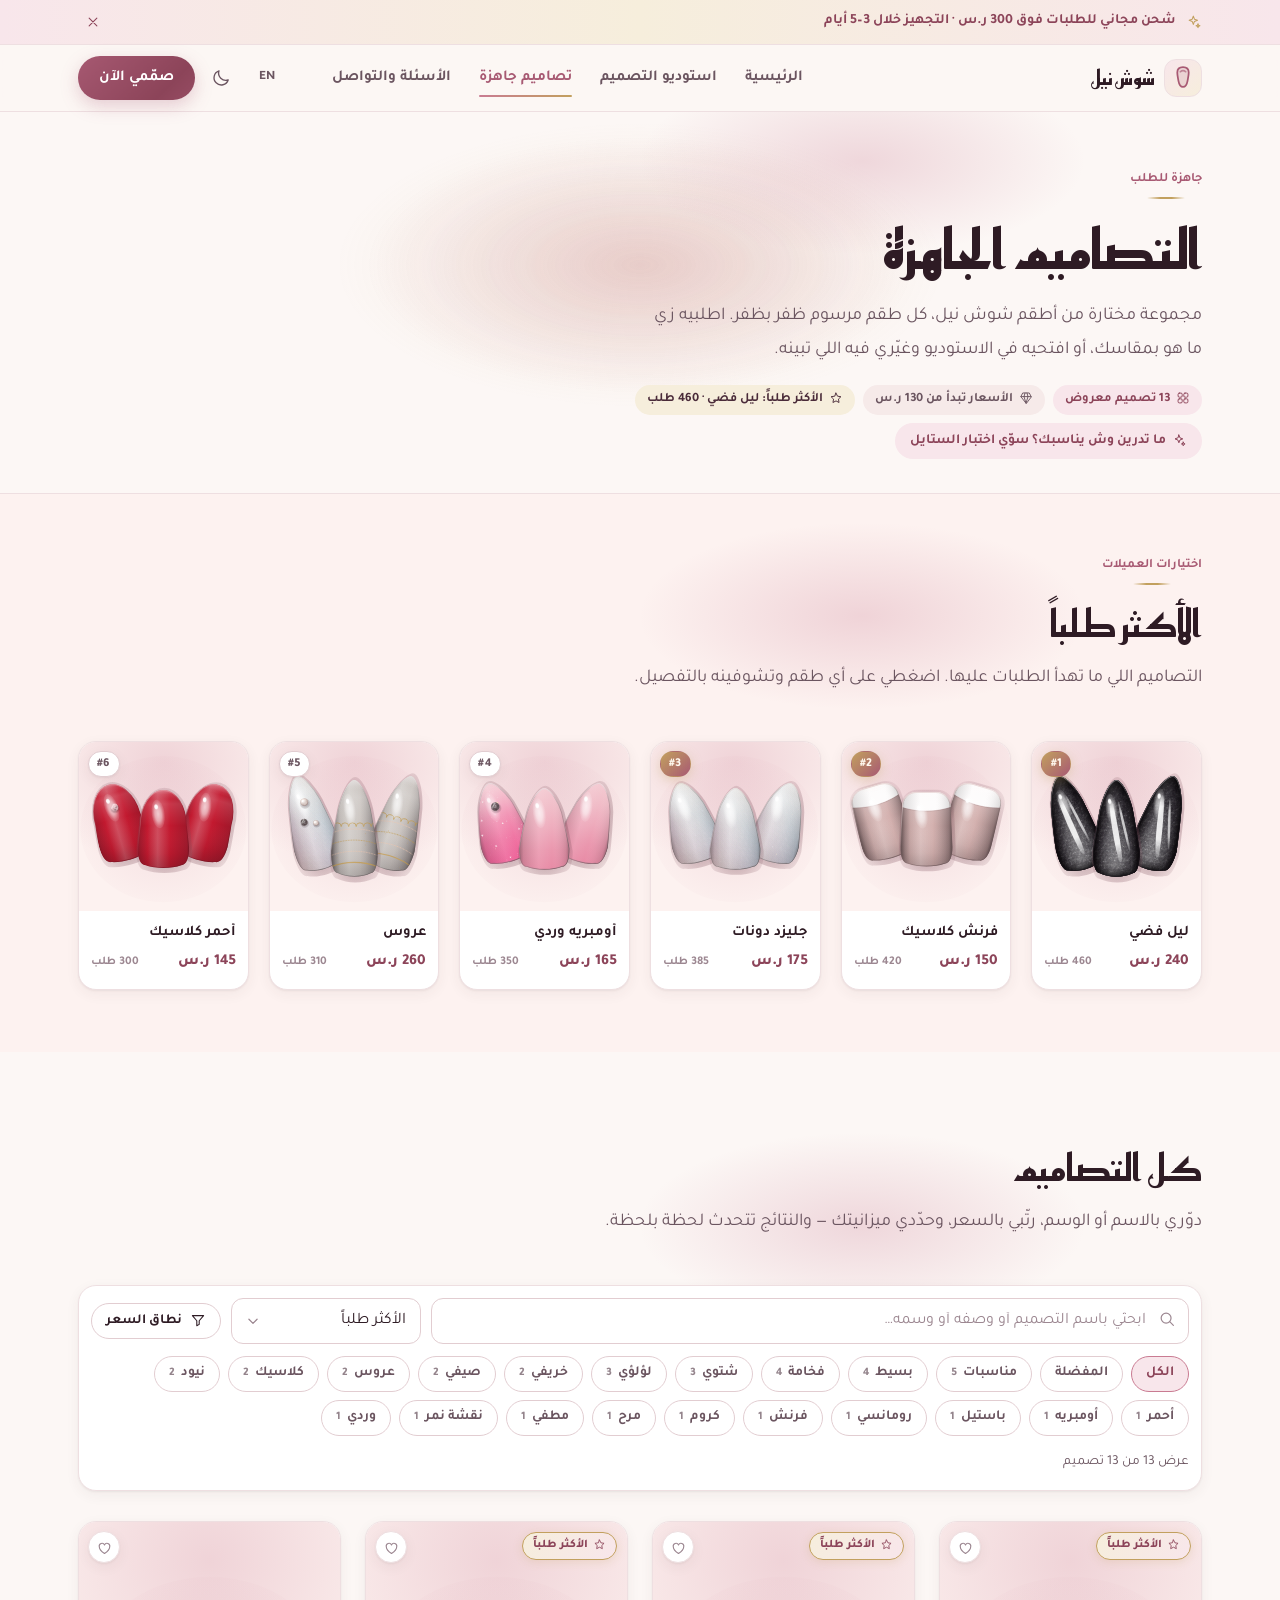
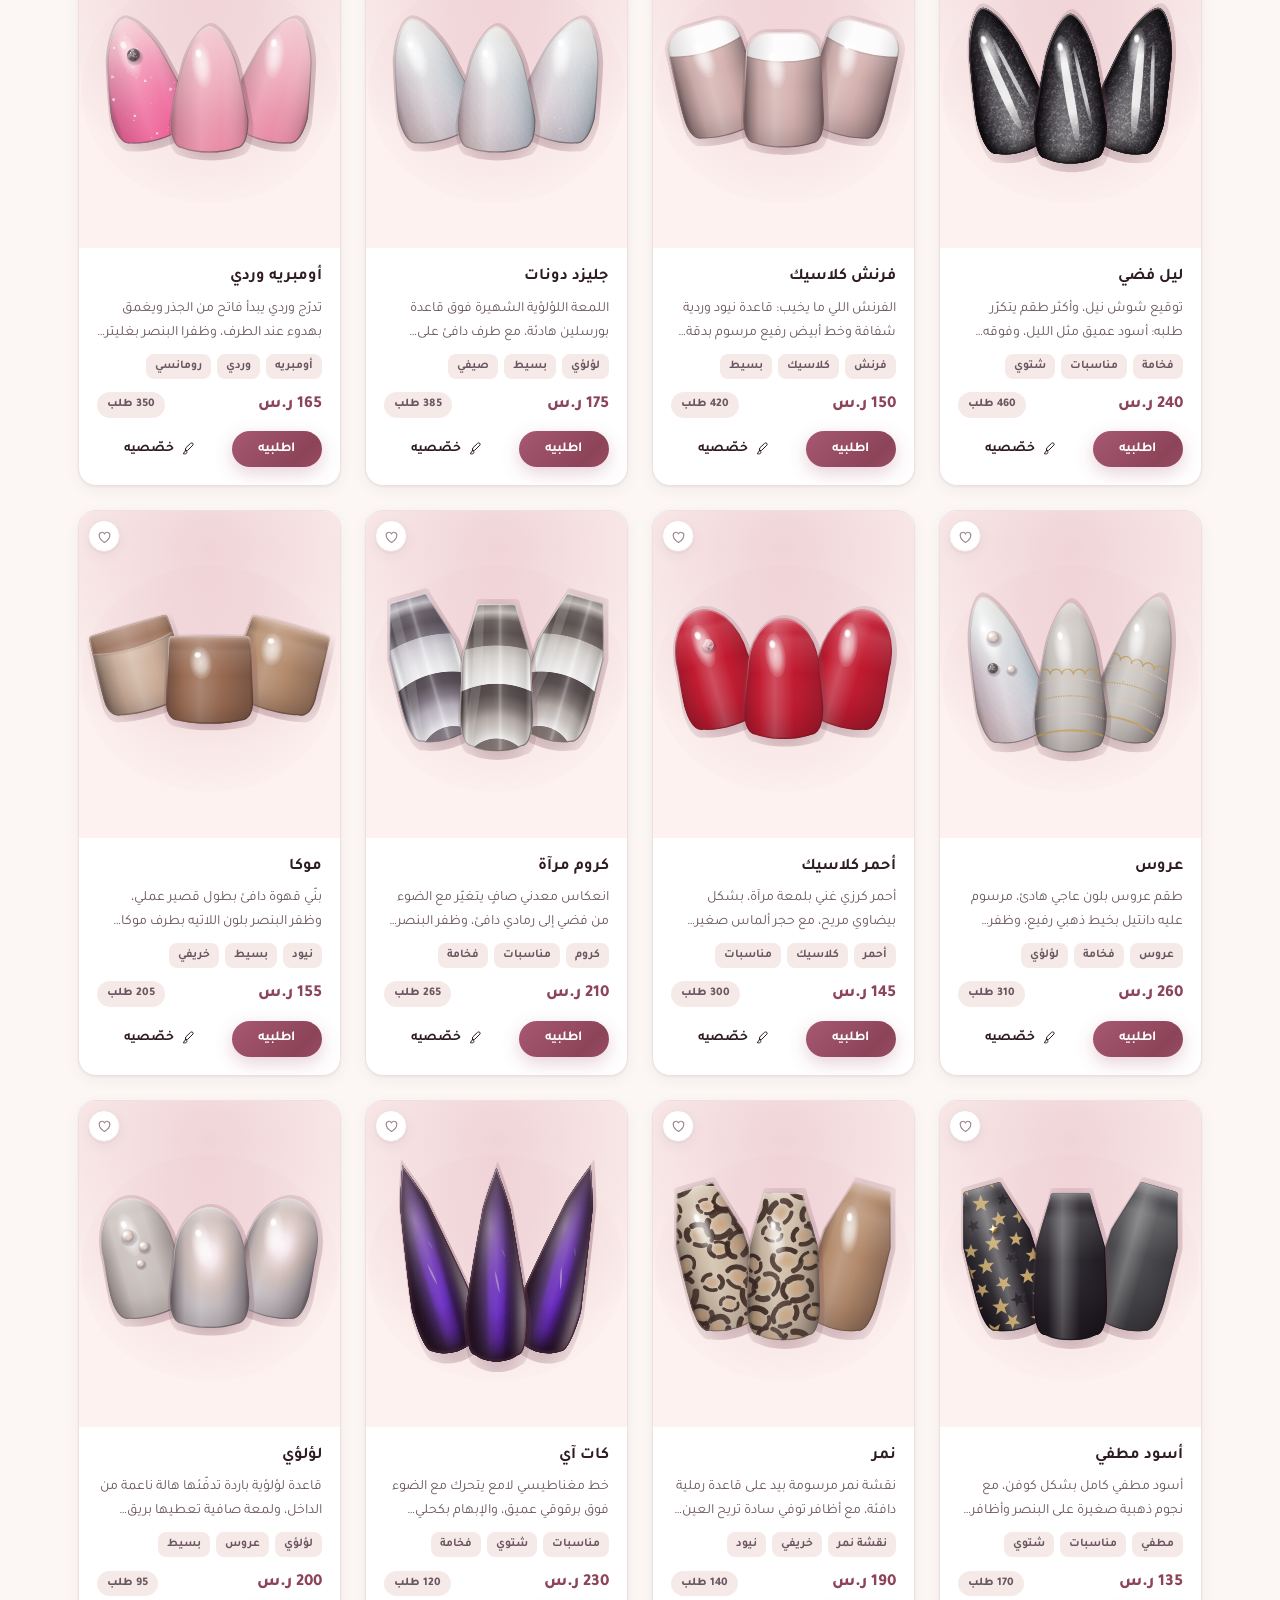
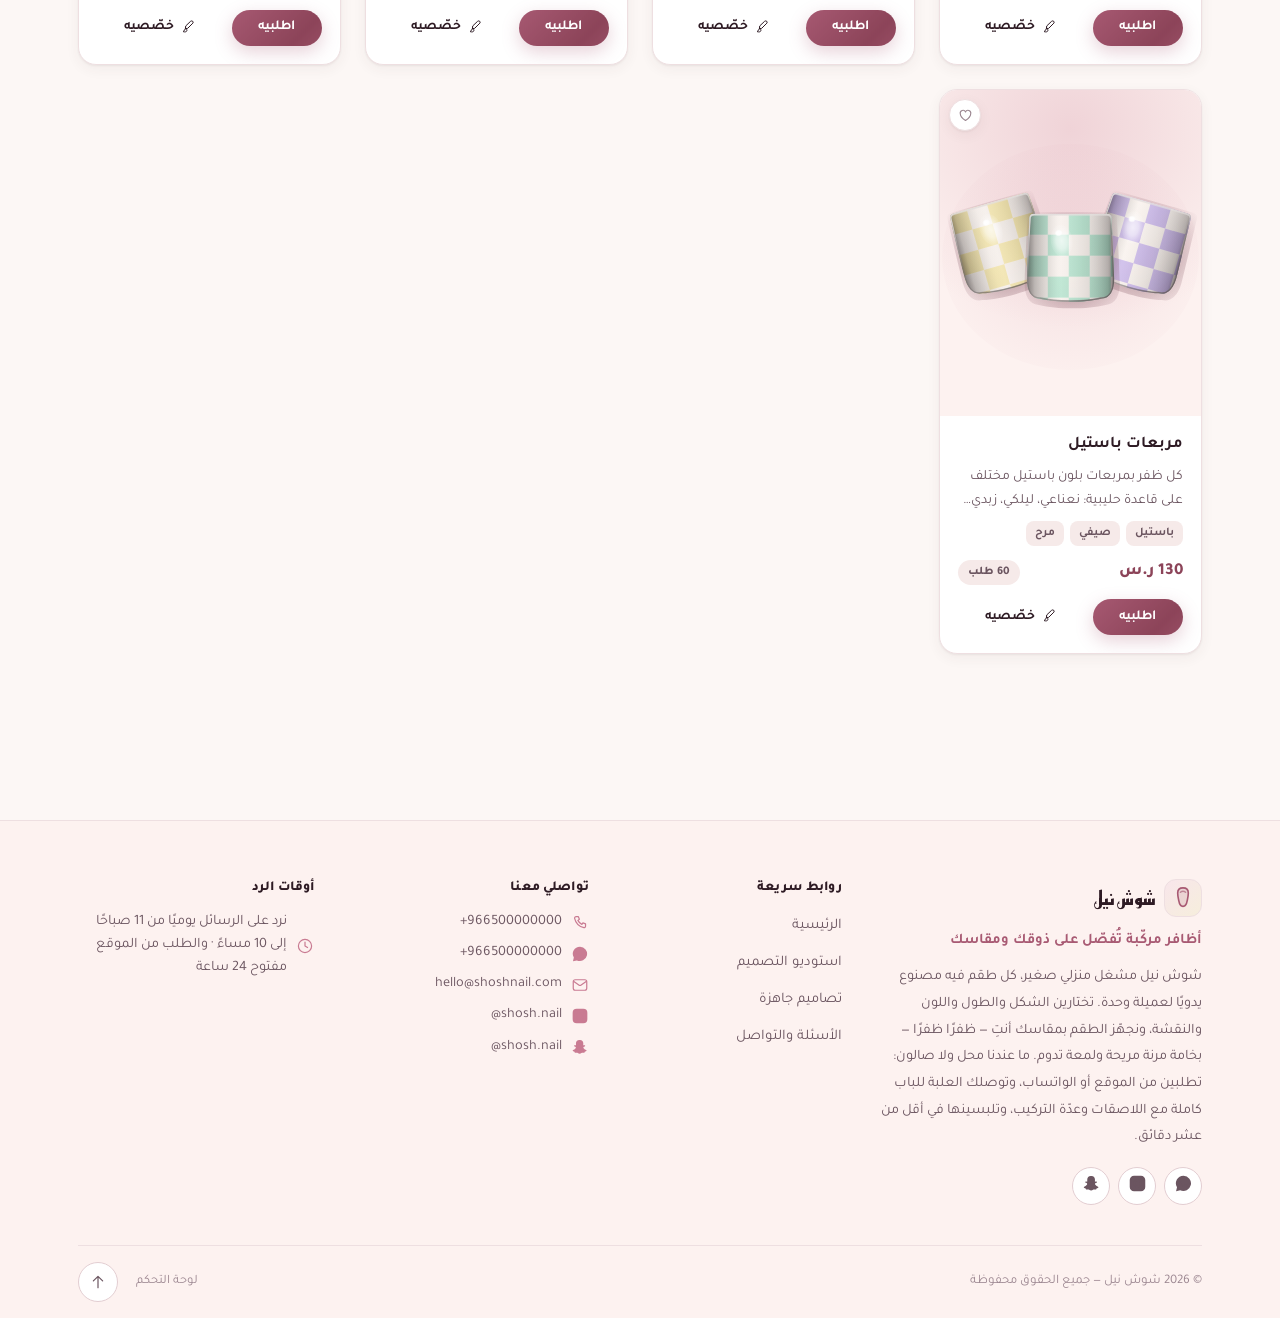
<file: shop.html>
<!doctype html>
<html lang="ar" dir="rtl" data-theme="light">
<head>
<meta charset="utf-8">
<meta name="viewport" content="width=device-width, initial-scale=1, viewport-fit=cover">
<title>التصاميم الجاهزة — شوش نيل | Ready-Made Sets · Shosh Nail</title>
<meta name="description" content="تصفّحي تصاميم شوش نيل الجاهزة: عروس، فرنش، كروم، أومبريه وغيرها — بحث وتصفية بالسعر والوسم، وتقدرين تطلبين الطقم زي ما هو أو تاخذينه أساس وتعدّلين عليه. Browse Shosh Nail ready-made press-on sets, filter by tag and price, order as-is or customise.">
<meta name="theme-color" content="#C97B92">
<link rel="icon" href="data:image/svg+xml,%3Csvg%20xmlns='http://www.w3.org/2000/svg'%20viewBox='0%200%2024%2024'%3E%3Cpath%20d='M12%202.6c3.1%200%204.9%201.9%204.9%204.7%200%202.6-.6%204.9-1%207.1-.5%202.8-1%205.3-3.9%205.3s-3.4-2.5-3.9-5.3c-.4-2.2-1-4.5-1-7.1%200-2.8%201.8-4.7%204.9-4.7Z'%20fill='%23C97B92'/%3E%3Cpath%20d='M9.6%206.7c1.3-1.1%203.5-1.1%204.8%200'%20stroke='%23FCF7F5'%20stroke-width='1.2'%20stroke-linecap='round'%20fill='none'/%3E%3C/svg%3E">
<link rel="preconnect" href="https://fonts.googleapis.com">
<link rel="preconnect" href="https://fonts.gstatic.com" crossorigin>
<link href="https://fonts.googleapis.com/css2?family=Tajawal:wght@400;500;700;800&family=Reem+Kufi:wght@400;500;600;700&family=Cormorant+Garamond:ital,wght@0,500;0,600;1,500&display=swap" rel="stylesheet">
<link rel="stylesheet" href="assets/css/base.css">

<style>
/* ---------------------------------------------------------------------
   Shop-only layout. Every selector is prefixed .shop-* (the two exceptions
   are the shared [hidden] guard and #shop-* ids), and every value comes
   from the tokens published in SPEC section 14 — so the page stays correct
   in both themes without a single hard-coded colour.
   Logical properties throughout: one rule serves RTL and LTR.
   --------------------------------------------------------------------- */

/* a class rule beats the UA sheet, so [hidden] needs saying out loud */
[hidden]{ display:none !important; }

/* base.css draws the section glow 130% wide so it bleeds past the heading.
   On a 360px phone that bleed is wider than the viewport and pushes the
   document scroll width out, so cap it to the column on this page. The glow
   still reads — it is a soft radial that fades long before its own edge. */
.shop-sec .sec-head::before{ inline-size:min(620px,100%); }

/* ── hero ───────────────────────────────────────────────────────────── */
.shop-hero{
  padding-block:clamp(26px,4.5vw,54px) clamp(20px,3vw,34px);
  /* .glow::before is 116% wide on purpose — keep its bleed off the page */
  overflow:hidden;
}
.shop-hero .sec-head{ margin-block-end:0; }
.shop-hero .h1{ max-inline-size:16ch; }
.shop-hero .lead{ max-inline-size:56ch; }
.shop-hero-meta{
  display:flex;
  flex-wrap:wrap;
  gap:8px;
  margin-block-start:18px;
}

/* ── the "most ordered" rail ─────────────────────────────────────────
   Mobile: a snap carousel that peeks the next card so it reads as
   scrollable. Desktop: a plain grid — no horizontal scrolling with a
   mouse. `.scroll-x` (base.css) already hides the scrollbar chrome. */
.shop-rail{
  display:flex;
  gap:14px;
  scroll-snap-type:x mandatory;
  scroll-padding-inline:2px;
  padding-block-end:4px;
  /* the cards lift on hover; without the gutter the shadow gets clipped */
  padding-inline:2px;
  margin-inline:-2px;
}
.shop-rail > *{
  flex:0 0 min(74%,260px);
  scroll-snap-align:center;
}
@media (min-width:700px){
  .shop-rail{
    display:grid;
    grid-template-columns:repeat(3,minmax(0,1fr));
    gap:clamp(14px,2vw,20px);
    overflow:visible;
  }
  .shop-rail > *{ flex:none; }
}
@media (min-width:1080px){
  .shop-rail{ grid-template-columns:repeat(6,minmax(0,1fr)); }
}

/* the compact rail card: the whole tile is one link to the quick view */
.shop-rail-card{ isolation:isolate; }
.shop-rail-link{
  display:flex;
  flex-direction:column;
  block-size:100%;
  color:inherit;
  text-decoration:none;
}
/* .card clips its overflow, so pull the ring inside the rounded corner */
.shop-rail-link:focus-visible{ outline-offset:-3px; border-radius:var(--r); }
/* a squarer tile: six of these sit side by side on a wide screen */
.shop-rail-card .card-media{ aspect-ratio:1/1; }
.shop-rail-b{
  display:flex;
  flex-direction:column;
  gap:5px;
  flex:1 1 auto;
  padding:12px 12px 14px;
  min-inline-size:0;
}
.shop-rail-t{
  font-size:.92rem;
  font-weight:700;
  line-height:1.45;
  color:var(--ink);
  overflow:hidden;
  text-overflow:ellipsis;
  white-space:nowrap;
}
.shop-rail-f{
  display:flex;
  align-items:baseline;
  justify-content:space-between;
  gap:8px;
  flex-wrap:wrap;
  margin-block-start:auto;
}
.shop-rail-price{ font-size:.95rem; font-weight:800; color:var(--rose-3); }
.shop-rail-orders{ font-size:.74rem; font-weight:700; color:var(--ink-3); }

/* rank chip: 1-3 wear the gold, the rest stay quiet */
.shop-rank{
  position:absolute;
  inset-block-start:9px;
  inset-inline-start:9px;
  z-index:2;
  display:inline-flex;
  align-items:center;
  justify-content:center;
  min-inline-size:30px;
  block-size:26px;
  padding-inline:8px;
  border-radius:var(--r-full);
  background:var(--bg-2);
  border:1px solid var(--line-2);
  color:var(--ink-2);
  font-size:.76rem;
  font-weight:800;
  letter-spacing:.02em;
  box-shadow:var(--sh-1);
}
.shop-rank.is-top{
  background-image:linear-gradient(135deg,var(--gold),var(--rose-2));
  border-color:transparent;
  color:#FFF9F0;
  box-shadow:0 3px 12px rgba(194,160,94,.34);
}

/* ── the sticky toolbar ─────────────────────────────────────────────── */
.shop-bar{
  position:sticky;
  inset-block-start:calc(var(--hdr) + 8px);
  z-index:40;
  display:flex;
  flex-direction:column;
  gap:12px;
  padding:12px;
  margin-block-end:clamp(20px,3vw,30px);
  background:var(--bg-2);
  border:1px solid var(--line);
  border-radius:var(--r);
  box-shadow:var(--sh-1);
  transition:box-shadow var(--dur) var(--ease);
}
.shop-bar.is-stuck{ box-shadow:var(--sh-2); }
@media (max-width:560px){
  .shop-bar{ padding:10px; gap:10px; inset-block-start:calc(var(--hdr) + 4px); }
}

.shop-bar-row{
  display:flex;
  flex-wrap:wrap;
  align-items:center;
  gap:10px;
}
.shop-search{ flex:1 1 240px; min-inline-size:0; }
/* the clear-search button sits inside the field, opposite the icon */
.shop-search .shop-q-x{
  position:absolute;
  inset-inline-end:6px;
  inline-size:30px;
  block-size:30px;
}
.shop-search > .input{ padding-inline-end:42px; }
.shop-sort{ flex:0 1 190px; min-inline-size:150px; }
.shop-sort > .select{ inline-size:100%; }
.shop-price-t{ flex:0 0 auto; }
/* on a phone the sort box shrinks so it can share its row with the price
   button instead of claiming a line of its own */
@media (max-width:560px){
  .shop-sort{ flex:1 1 120px; min-inline-size:104px; }
}
.shop-price-t .ico{ margin-inline-end:2px; }

/* price range: two plain sliders beat a fiddly dual-thumb widget on a
   phone, and every browser gives them real keyboard support for free */
.shop-price{
  display:grid;
  gap:12px;
  padding:12px;
  border:1px dashed var(--line-2);
  border-radius:var(--r-sm);
  background:var(--bg-4);
}
@media (min-width:640px){
  .shop-price{ grid-template-columns:repeat(2,minmax(0,1fr)); gap:12px 20px; }
}
.shop-price-f{ display:flex; flex-direction:column; gap:6px; min-inline-size:0; }
.shop-price-lbl{
  display:flex;
  align-items:baseline;
  justify-content:space-between;
  gap:10px;
  font-size:.82rem;
  font-weight:700;
  color:var(--ink-2);
}
.shop-price-v{ color:var(--rose-3); font-weight:800; }
.shop-price-note{ grid-column:1/-1; margin:0; }

.shop-chips{ gap:8px; }
.shop-chip-n{
  font-size:.72rem;
  font-weight:800;
  opacity:.72;
}
/* twenty wrapped chips would swallow a phone screen — and the bar is sticky,
   so that screen stays swallowed. One scrollable line instead, exactly the
   way base.css treats .tabs. */
@media (max-width:700px){
  .shop-chips{
    flex-wrap:nowrap;
    overflow-x:auto;
    -webkit-overflow-scrolling:touch;
    scrollbar-width:none;
    scroll-padding-inline:2px;
    padding-inline:2px;
    padding-block-end:2px;
    margin-inline:-2px;
  }
  .shop-chips::-webkit-scrollbar{ display:none; }
  .shop-chips > .chip{ flex:0 0 auto; }
}

.shop-bar-foot{
  display:flex;
  flex-wrap:wrap;
  align-items:center;
  justify-content:space-between;
  gap:10px;
  min-block-size:30px;
}
.shop-result{ margin:0; }
.shop-result b{ color:var(--ink); font-weight:800; }

/* ── catalogue cards ────────────────────────────────────────────────── */
.shop-grid{ align-items:stretch; }

/* the media is a real link (shareable, right-clickable) that also opens
   the quick view — the button reset keeps it looking like a tile */
.shop-media{
  display:grid;
  place-items:center;
  cursor:zoom-in;
  color:inherit;
  text-decoration:none;
}
.shop-media > .shop-media-ph{
  /* placeholder while the SVG has not been rendered yet */
  inline-size:100%;
  block-size:100%;
  background:
    radial-gradient(closest-side,var(--glow),transparent 70%) center/70% 70% no-repeat;
}
.shop-fav{
  position:absolute;
  inset-block-start:9px;
  inset-inline-end:9px;
  z-index:3;
  background:var(--bg-2);
  border:1px solid var(--line);
  box-shadow:var(--sh-1);
  color:var(--ink-3);
}
.shop-fav:hover{ color:var(--rose-2); background:var(--bg-2); border-color:var(--rose); }
.shop-fav[aria-pressed="true"]{
  color:var(--rose-2);
  border-color:var(--rose);
  background:var(--rose-soft);
}
.shop-fav[aria-pressed="true"] .ico{ fill:currentColor; }
.shop-tags{ display:flex; flex-wrap:wrap; gap:6px; }
.shop-card-btns{ margin-block-start:4px; }
.shop-card-btns > *{ flex:1 1 auto; justify-content:center; }

/* ── quick view ─────────────────────────────────────────────────────── */
.shop-qv{ display:grid; gap:clamp(16px,3vw,26px); }
@media (min-width:860px){
  .shop-qv{ grid-template-columns:minmax(0,1.06fr) minmax(0,1fr); align-items:start; }
}
.shop-qv-art{
  position:relative;
  display:grid;
  place-items:center;
  padding:clamp(10px,2vw,18px);
  border-radius:var(--r);
  background:linear-gradient(160deg,var(--bg-4),var(--bg-3));
  border:1px solid var(--line);
  min-inline-size:0;
}
.shop-qv-art > svg{ inline-size:100%; block-size:auto; }
.shop-qv-art > img{
  inline-size:100%;
  block-size:auto;
  border-radius:var(--r-sm);
  display:block;
}
.shop-qv-info{ display:flex; flex-direction:column; gap:14px; min-inline-size:0; }
.shop-qv-head{ display:flex; flex-wrap:wrap; align-items:center; gap:10px; }
.shop-qv-price{ font-size:1.5rem; font-weight:800; color:var(--rose-3); line-height:1.2; }
.shop-qv-desc{ color:var(--ink-2); line-height:1.85; margin:0; }
.shop-qv-opts{
  display:flex;
  flex-direction:column;
  gap:12px;
  padding:14px;
  border-radius:var(--r-sm);
  border:1px solid var(--line);
  background:var(--bg-4);
}
.shop-qv-row{
  display:flex;
  flex-wrap:wrap;
  align-items:center;
  justify-content:space-between;
  gap:10px;
}
/* the switch label stacks its name over its note, so the two never run
   together the way two inline spans would */
.shop-qv-opts .switch{ align-items:flex-start; }
.shop-qv-opts .switch > input + span{ margin-block-start:2px; }
.shop-qv-opts .switch-lbl{ display:flex; flex-direction:column; gap:1px; }

.shop-qv-sum{
  margin-block-start:4px;
  padding-block-start:12px;
  border-block-start:1px solid var(--line-2);
}
.shop-qv-total{
  display:flex;
  align-items:baseline;
  justify-content:space-between;
  gap:12px;
  margin-block-start:8px;
  padding-block-start:9px;
  border-block-start:1px solid var(--line-2);
  font-weight:800;
}
.shop-qv-total b{ font-size:1.2rem; color:var(--rose-3); }
.shop-qv-lines{ display:flex; flex-direction:column; gap:6px; margin:0; }
.shop-qv-line{
  display:flex;
  align-items:baseline;
  justify-content:space-between;
  gap:12px;
  font-size:.84rem;
  color:var(--ink-2);
}
.shop-qv-actions > *{ flex:1 1 180px; justify-content:center; }

/* quantity stepper */
.shop-qty{
  display:inline-flex;
  align-items:center;
  gap:6px;
  padding:3px;
  border:1px solid var(--line-2);
  border-radius:var(--r-full);
  background:var(--bg-2);
}
.shop-qty > .input{
  inline-size:52px;
  min-block-size:34px;
  padding:2px;
  text-align:center;
  border:0;
  background:transparent;
  font-weight:800;
  font-variant-numeric:tabular-nums;
  -moz-appearance:textfield;
}
.shop-qty > .input:focus,
.shop-qty > .input:focus-visible{ box-shadow:none; outline:none; }
.shop-qty > .input::-webkit-outer-spin-button,
.shop-qty > .input::-webkit-inner-spin-button{ -webkit-appearance:none; margin:0; }

/* ── motion ─────────────────────────────────────────────────────────── */
.shop-in{
  opacity:0;
  transform:translateY(12px);
  transition:opacity .22s var(--ease), transform .22s var(--ease);
}
.shop-in.is-in{ opacity:1; transform:none; }
@media (prefers-reduced-motion:reduce){
  .shop-in,.shop-in.is-in{ opacity:1 !important; transform:none !important; }
  .shop-rail{ scroll-snap-type:none; }
}
</style>

<script defer src="assets/js/data.js"></script>
<script defer src="assets/js/store.js"></script>
<script defer src="assets/js/i18n.js"></script>
<script defer src="assets/js/nail-art.js"></script>
<script defer src="assets/js/nail-gloss.js"></script>
<script defer src="assets/js/nail-render.js"></script>
<script defer src="assets/js/ui.js"></script>
<script defer src="assets/js/checkout.js"></script>
<script defer src="assets/js/shop.js"></script>
</head>
<body data-page="shop">
<a class="skip-link" href="#main" data-i18n="a11y.skip"></a>
<div id="sn-announce"></div>
<header id="sn-header"></header>

<main id="main">

  <!-- ── hero ─────────────────────────────────────────────────────── -->
  <section class="sec sec-sm shop-sec shop-hero glow">
    <div class="wrap">
      <div class="sec-head sec-head-start">
        <p class="eyebrow" data-i18n="shop.eyebrow"></p>
        <h1 class="h1 display" data-i18n="shop.title"></h1>
        <p class="lead" data-i18n="shop.lead"></p>
        <p class="shop-hero-meta" id="shop-hero-meta"></p>
      </div>
    </div>
  </section>

  <!-- ── most ordered rail ────────────────────────────────────────── -->
  <section class="sec sec-sm sec-alt sec-line shop-sec" id="shop-top-sec" hidden>
    <div class="wrap">
      <div class="sec-head sec-head-start">
        <p class="eyebrow" data-i18n="shop.topEyebrow"></p>
        <h2 class="h2 display" data-i18n="shop.topTitle"></h2>
        <p class="lead" data-i18n="shop.topSub"></p>
      </div>
      <div class="shop-rail scroll-x" id="shop-rail"></div>
    </div>
  </section>

  <!-- ── catalogue ────────────────────────────────────────────────── -->
  <section class="sec shop-sec" id="catalogue">
    <div class="wrap">
      <div class="sec-head sec-head-start">
        <h2 class="h2 display" data-i18n="shop.allTitle"></h2>
        <p class="lead" data-i18n="shop.allSub"></p>
      </div>

      <div class="shop-bar" id="shop-bar">
        <div class="shop-bar-row">
          <div class="search shop-search">
            <span class="search-ico" id="shop-search-ico" aria-hidden="true"></span>
            <label class="sr-only" for="shop-q" data-i18n="shop.searchLabel"></label>
            <input class="input" id="shop-q" type="search" autocomplete="off"
                   spellcheck="false" data-i18n-ph="shop.searchPh">
            <button class="icon-btn icon-btn-sm shop-q-x" id="shop-q-clear" type="button"
                    hidden data-i18n-aria="shop.clearSearch"></button>
          </div>

          <div class="field shop-sort">
            <label class="sr-only" for="shop-sort" data-i18n="shop.sortLabel"></label>
            <select class="select" id="shop-sort">
              <option value="orders" data-i18n="shop.sort.orders"></option>
              <option value="new" data-i18n="shop.sort.new"></option>
              <option value="priceUp" data-i18n="shop.sort.priceUp"></option>
              <option value="priceDown" data-i18n="shop.sort.priceDown"></option>
            </select>
          </div>

          <button class="btn btn-line btn-sm shop-price-t" id="shop-price-t" type="button"
                  aria-expanded="false" aria-controls="shop-price"></button>
        </div>

        <div class="shop-price" id="shop-price" hidden>
          <div class="shop-price-f">
            <label class="shop-price-lbl" for="shop-min">
              <span data-i18n="shop.priceFrom"></span>
              <span class="shop-price-v" id="shop-min-v"></span>
            </label>
            <input class="range" id="shop-min" type="range" step="5">
          </div>
          <div class="shop-price-f">
            <label class="shop-price-lbl" for="shop-max">
              <span data-i18n="shop.priceTo"></span>
              <span class="shop-price-v" id="shop-max-v"></span>
            </label>
            <input class="range" id="shop-max" type="range" step="5">
          </div>
          <p class="hint shop-price-note" data-i18n="shop.priceNote"></p>
        </div>

        <div class="chips shop-chips" id="shop-chips" role="group"
             data-i18n-aria="shop.tagsLabel"></div>

        <div class="shop-bar-foot">
          <p class="small muted shop-result" id="shop-result" aria-live="polite"></p>
          <button class="btn btn-ghost btn-sm" id="shop-clear" type="button" hidden></button>
        </div>
      </div>

      <div class="grid shop-grid" id="shop-grid"></div>
      <div id="shop-empty" hidden></div>
    </div>
  </section>

</main>

<footer id="sn-footer"></footer>
</body>
</html>
</file>
<file: assets/css/base.css>
@charset "utf-8";
/* =========================================================================
   Shosh Nail — assets/css/base.css
   Owner: CSS.  Design tokens + reset + shell (header/announce/footer)
   + the whole shared component library.  SPEC.md section 14 is the contract:
   every other page styles itself with ONLY the classes and tokens below.

   Conventions used everywhere in this file
   ----------------------------------------
   * Logical properties only (padding-inline, inset-block-start, text-align:start…)
     so a single rule is correct in both RTL (Arabic, default) and LTR (English).
     Physical left/right appears only inside [dir="…"]-scoped rules, as allowed.
   * State hooks are duplicated defensively: a component reacts to its spec class
     (.tab-on), to .is-on, and to the matching ARIA attribute, so page agents can
     use whichever they wired up.
   * Motion: transitions are <= --dur-2 (220ms); the longer --dur-3 is for
     one-shot animations only. Section 20 is the whole motion system and the
     only place timings are defined; section 22 removes every last one of them
     under prefers-reduced-motion.

   Table of contents
   -----------------
   00  Tokens
   01  Reset & document base
   02  Typography
   03  Layout: wrap / sec / sec-head / grid / flow / divider / toolbar
   04  Announce bar
   05  Header & navigation
   06  Buttons
   07  Forms
   08  Swatch / chip / tag / pill / badge / stars
   09  Cards
   10  Tabs
   11  Accordion
   12  Tables
   13  Empty state / spinner / progress
   14  Toasts
   15  Modal / sheet
   16  Footer
   17  Nail SVG hooks
   18  Utilities
   19  Scrollbars & selection
   20  Motion system  (tokens · press · the pick · entrances · payoff · skeletons)
   21  Print
   22  Reduced motion
   ========================================================================= */


/* =========================================================================
   00  TOKENS  — the block below is copied verbatim from SPEC.md section 14
   ========================================================================= */
:root{
  --bg:#FCF7F5; --bg-2:#FFFFFF; --bg-3:#F6EAE9; --bg-4:#FDF2F0;
  --ink:#2E1B24; --ink-2:#6B5560; --ink-3:#9C8791;
  --line:#EEDFE1; --line-2:#E2CDD1;
  --rose:#C97B92; --rose-2:#A85A73; --rose-3:#8C4459; --rose-soft:#F8E6EB;
  --gold:#C2A05E; --gold-soft:#F6EEDC; --plum:#4A2B39;
  --ok:#3E9A73; --ok-soft:#E4F3EC; --warn:#B8842A; --warn-soft:#FBF0DA;
  --err:#C0544F; --err-soft:#FAE7E5;
  --r-xs:8px; --r-sm:12px; --r:18px; --r-lg:26px; --r-xl:34px; --r-full:999px;
  --sh-1:0 1px 2px rgba(74,43,57,.06),0 4px 14px rgba(74,43,57,.06);
  --sh-2:0 10px 34px rgba(74,43,57,.13);
  --sh-3:0 20px 60px rgba(74,43,57,.18);
  --font:'Tajawal',system-ui,-apple-system,'Segoe UI',sans-serif;
  --font-ar:'Reem Kufi','Tajawal',sans-serif;
  --font-en:'Cormorant Garamond',Georgia,serif;
  --wrap:1180px; --hdr:66px; --ease:cubic-bezier(.4,0,.2,1);
}
[data-theme="dark"]{ --bg:#171014; --bg-2:#20161C; --bg-3:#2A1E25; --bg-4:#241A20;
  --ink:#F6EDF0; --ink-2:#C4AEB7; --ink-3:#947D88; --line:#33242C; --line-2:#432F39;
  --rose:#E29BB0; --rose-2:#D4879F; --rose-3:#F0B9C9; --rose-soft:#33222A;
  --gold:#D9BC7E; --gold-soft:#312717; --plum:#F0DDE4;
  --ok-soft:#16302A; --warn-soft:#31280F; --err-soft:#331D1C; }

/* ---- derived tokens (CSS owner only; pages should stick to the list above)
   They exist so the same rule stays readable and >=4.5:1 in both themes.     */
:root{
  --on-rose:#FFFFFF;                    /* text drawn on the rose gradient   */
  --hdr-bg:rgba(252,247,245,.82);       /* translucent sticky header         */
  --scrim:rgba(74,43,57,.44);           /* modal backdrop                    */
  --glow:rgba(201,123,146,.26);         /* soft rose radial behind headings  */
  --glow-2:rgba(194,160,94,.16);        /* gold companion glow               */
  --thumb:#FFFFFF;                      /* switch / range knob               */
  --focus:var(--rose);

  /* ---- motion tokens — the whole site's timing lives here (see section 20)
     Three durations, three easings, one stagger step. Nothing anywhere else
     may invent its own number; if a moment needs different timing it picks a
     different token. --dur stays as the historical alias of --dur-2 so every
     rule written before the motion system keeps working unchanged.          */
  --dur-1:.12s;      /* press / release — has to read as instant             */
  --dur-2:.22s;      /* the default: hover, colour, border, open/close       */
  --dur-3:.42s;      /* one-shot animations only: entrances, the pick        */
  --dur:var(--dur-2);
  /* --ease (standard) is declared in the spec block above                   */
  --ease-out:cubic-bezier(.16,.86,.42,1);   /* decelerate — things arriving  */
  --ease-pop:cubic-bezier(.34,1.42,.5,1);   /* gentle overshoot — selections */
  --stagger:44ms;                            /* one step of a staggered list */
  --halo:rgba(201,123,146,.30);              /* rose bloom behind a choice   */
  --halo-2:rgba(194,160,94,.34);             /* gold companion, celebrations */
  --sheen:rgba(255,255,255,.66);             /* skeleton shimmer highlight   */
  --shine:rgba(194,160,94,.26);              /* the one luxury sweep of light*/
  /* readable text colours for the soft status grounds (>=4.5:1 both themes) */
  --ok-ink:#2A6F52; --warn-ink:#7A5410; --err-ink:#9B3A36;
}
[data-theme="dark"]{
  --on-rose:#26121A;
  --hdr-bg:rgba(23,16,20,.82);
  --scrim:rgba(6,3,5,.62);
  --glow:rgba(226,155,176,.16);
  --glow-2:rgba(217,188,126,.10);
  --thumb:#F6EDF0;
  --ok-ink:#7FD3AE; --warn-ink:#E7BE72; --err-ink:#F0938D;
  --halo:rgba(226,155,176,.26);
  --halo-2:rgba(217,188,126,.28);
  --sheen:rgba(255,255,255,.10);
  --shine:rgba(255,255,255,.11);
  /* the spec shadows are tuned for the light ground; deepen them on dark     */
  --sh-1:0 1px 2px rgba(0,0,0,.34),0 4px 14px rgba(0,0,0,.28);
  --sh-2:0 10px 34px rgba(0,0,0,.46);
  --sh-3:0 20px 60px rgba(0,0,0,.58);
}


/* =========================================================================
   01  RESET & DOCUMENT BASE
   ========================================================================= */
*,*::before,*::after{ box-sizing:border-box; }

html{
  -webkit-text-size-adjust:100%;
  text-size-adjust:100%;
  -webkit-tap-highlight-color:transparent;
  color-scheme:light;
}
[data-theme="dark"]{ color-scheme:dark; }

@media (prefers-reduced-motion:no-preference){
  html{ scroll-behavior:smooth; }
}

body{
  margin:0;
  min-block-size:100%;
  background:var(--bg);
  color:var(--ink);
  font-family:var(--font);
  font-size:16px;
  line-height:1.7;                 /* generous leading: Arabic needs the room */
  font-weight:400;
  -webkit-font-smoothing:antialiased;
  -moz-osx-font-smoothing:grayscale;
  overflow-wrap:break-word;
  transition:background-color var(--dur) var(--ease), color var(--dur) var(--ease);
}
/* Belt and braces: stray-wide content must never scroll the page sideways.
   `clip` is used instead of `hidden` on purpose: `hidden` would turn the
   element into a scroll container and break `position:sticky` (header,
   studio preview). `clip` clips without scrolling, so sticky still works.
   The root needs it too — an absolutely positioned decoration that escapes
   <body> is otherwise still counted in documentElement.scrollWidth.
   This is the safety net only; every real overflow is fixed at its source. */
@supports (overflow:clip){
  html,body{ overflow-x:clip; }
}

h1,h2,h3,h4,h5,h6,p,figure,blockquote,dl,dd{ margin:0; }
ul,ol{ margin:0; padding:0; }
ul[class],ol[class]{ list-style:none; }
img,picture,video,canvas,svg{ display:block; max-inline-size:100%; }
img,video{ block-size:auto; }
/* Inline SVG stays inside its own box: `max-inline-size` above keeps it from
   stretching the layout, and this keeps it from painting past its viewBox.
   The nail/hand art is exempt on purpose — it deliberately lets fingertips
   and wrists spill out of the viewBox, and clipping it visibly chops the
   wrists off. Measured: that spill is paint overflow only, it adds nothing to
   documentElement.scrollWidth, so it is not what makes a page scroll
   sideways (that was the ::before glows — see .sec-head/.glow below). */
svg:not([class*="sn-"]){ overflow:hidden; }
/* SN.UI.icon() output — safe both as a flex item and inside a text run */
.ico{ display:inline-block; vertical-align:middle; flex:0 0 auto; }
button,input,select,textarea{ font:inherit; color:inherit; margin:0; }
button{ background:none; border:0; padding:0; }
button,[role="button"],label,summary{ cursor:pointer; }
a{ color:var(--rose-2); text-decoration-thickness:1px; text-underline-offset:3px; }
a:hover{ color:var(--rose-3); }
hr{ border:0; border-block-start:1px solid var(--line); margin:0; }
table{ border-collapse:collapse; border-spacing:0; }
fieldset{ border:0; margin:0; padding:0; min-inline-size:0; }
legend{ padding:0; }
summary{ list-style:none; }
summary::-webkit-details-marker{ display:none; }
code,kbd,samp,pre{ font-family:ui-monospace,SFMono-Regular,Menlo,Consolas,monospace; font-size:.92em; }
:where(p,li,h1,h2,h3,h4,dd){ overflow-wrap:break-word; }
[hidden]{ display:none !important; }
[dir="ltr"]:not(html),bdi{ unicode-bidi:isolate; }

/* anchors must clear the sticky header */
[id]{ scroll-margin-block-start:calc(var(--hdr) + 18px); }

/* One focus ring, everywhere. `:focus:not(:focus-visible)` is deliberately a
   standalone rule: engines without :focus-visible drop it and simply keep
   their native ring, so a keyboard user is never left with no indicator.   */
:focus:not(:focus-visible){ outline:none; }
:focus-visible,
a:focus-visible,button:focus-visible,input:focus-visible,select:focus-visible,
textarea:focus-visible,summary:focus-visible,[tabindex]:focus-visible{
  outline:2px solid var(--focus);
  outline-offset:2px;
}
/* keyboard users on dark cards still see the ring */
[data-theme="dark"] :focus-visible{ outline-color:var(--rose-3); }


/* =========================================================================
   02  TYPOGRAPHY
   ========================================================================= */
.display{ font-family:var(--font); }
html[lang="ar"] .display{ font-family:var(--font-ar); }
html[lang="en"] .display{ font-family:var(--font-en); letter-spacing:.01em; }

h1,.h1,h2,.h2,h3,.h3,h4,.h4{
  line-height:1.25;
  font-weight:800;
  color:var(--ink);
  text-wrap:balance;
}
html[lang="ar"] h1,html[lang="ar"] .h1,
html[lang="ar"] h2,html[lang="ar"] .h2,
html[lang="ar"] h3,html[lang="ar"] .h3{ line-height:1.45; }

.h1,h1{ font-size:clamp(2rem,5vw,3.4rem); }
.h2,h2{ font-size:clamp(1.5rem,3.4vw,2.35rem); }
/* tighten tracking for Latin only — negative tracking crowds Arabic joins */
html[lang="en"] .h1,html[lang="en"] h1{ letter-spacing:-.015em; }
html[lang="en"] .h2,html[lang="en"] h2{ letter-spacing:-.008em; }
.h3,h3{ font-size:clamp(1.15rem,2.2vw,1.5rem); }
.h4,h4{ font-size:clamp(1rem,1.7vw,1.15rem); font-weight:700; }

.lead{
  font-size:clamp(1rem,1.5vw,1.125rem);
  line-height:1.85;
  color:var(--ink-2);
  text-wrap:pretty;
}
.muted{ color:var(--ink-2); }
.dim{ color:var(--ink-3); }
.center{ text-align:center; }
.start{ text-align:start; }
.end{ text-align:end; }
.strong{ font-weight:700; }
.small{ font-size:.86rem; }
.tiny{ font-size:.76rem; }
.num,.price{ font-variant-numeric:tabular-nums; font-feature-settings:"tnum" 1; }
.up{ text-transform:none; }
html[lang="en"] .up{ text-transform:uppercase; letter-spacing:.08em; }

/* eyebrow: small rose label with a thin gold hairline underneath          */
.eyebrow{
  display:inline-flex;
  flex-direction:column;
  align-items:center;
  gap:7px;
  margin-block-end:12px;
  color:var(--rose-2);
  font-size:.8rem;
  font-weight:700;
  line-height:1.6;
}
.eyebrow::after{
  content:"";
  inline-size:38px;
  block-size:2px;
  border-radius:var(--r-full);
  background:linear-gradient(90deg,transparent,var(--gold) 35%,var(--gold) 65%,transparent);
}
html[lang="en"] .eyebrow{ text-transform:uppercase; letter-spacing:.16em; }

.link{
  color:var(--rose-2);
  font-weight:700;
  text-decoration:none;
  border-block-end:1px solid transparent;
  transition:border-color var(--dur) var(--ease), color var(--dur) var(--ease);
}
.link:hover{ color:var(--rose-3); border-block-end-color:currentColor; }


/* =========================================================================
   03  LAYOUT
   ========================================================================= */
.wrap{
  inline-size:100%;
  max-inline-size:var(--wrap);
  margin-inline:auto;
  padding-inline:clamp(16px,4vw,28px);
}
.wrap-narrow{ max-inline-size:820px; }
.wrap-wide{ max-inline-size:1420px; }

.sec{ position:relative; padding-block:clamp(48px,7vw,96px); }
.sec-sm{ padding-block:clamp(30px,4.5vw,58px); }
.sec-alt{ background:var(--bg-4); }
.sec-line{ border-block-start:1px solid var(--line); }

/* centred section intro + the soft rose glow that gives the site identity */
.sec-head{
  position:relative;
  z-index:0;
  max-inline-size:680px;
  margin-inline:auto;
  margin-block-end:clamp(24px,4vw,46px);
  text-align:center;
}
.sec-head > *{ position:relative; z-index:1; }
.sec-head::before{
  content:"";
  position:absolute;
  z-index:0;
  inset-inline:0;
  inset-block-start:-46%;
  margin-inline:auto;
  /* never wider than the head itself: a decoration that overhangs its
     containing block is real scrollable overflow, and on a phone it dragged
     the whole document ~91px sideways. The gradient fades out well before
     its own edge, so capping at 100% is invisible. */
  inline-size:min(620px,100%);
  block-size:260px;
  border-radius:50%;
  background:radial-gradient(closest-side,var(--glow),transparent 72%);
  pointer-events:none;
}
.sec-head .lead{ margin-block-start:10px; }
.sec-head-start{ text-align:start; margin-inline:0; }

/* reusable glow for heroes / feature panels */
.glow{ position:relative; z-index:0; }
.glow > *{ position:relative; z-index:1; }
.glow::before{
  content:"";
  position:absolute;
  z-index:0;
  inset-inline:0;
  inset-block-start:-8%;
  margin-inline:auto;
  /* same rule as .sec-head::before — the glow may not overhang its box */
  inline-size:min(780px,100%);
  block-size:min(560px,96%);
  border-radius:50%;
  background:
    radial-gradient(closest-side,var(--glow),transparent 70%),
    radial-gradient(closest-side,var(--glow-2),transparent 78%);
  pointer-events:none;
}

/* grids — every one is usable on its own, no need to combine with .grid */
.grid,.grid-2,.grid-3,.grid-4{
  display:grid;
  gap:clamp(14px,2.2vw,24px);
  align-items:stretch;
}
.grid{ grid-template-columns:repeat(auto-fit,minmax(min(100%,244px),1fr)); }
.grid-2,.grid-3,.grid-4{ grid-template-columns:1fr; }
@media (min-width:560px){ .grid-4{ grid-template-columns:repeat(2,minmax(0,1fr)); } }
@media (min-width:640px){ .grid-3{ grid-template-columns:repeat(2,minmax(0,1fr)); } }
@media (min-width:760px){ .grid-2{ grid-template-columns:repeat(2,minmax(0,1fr)); } }
@media (min-width:1000px){
  .grid-3{ grid-template-columns:repeat(3,minmax(0,1fr)); }
  .grid-4{ grid-template-columns:repeat(4,minmax(0,1fr)); }
}
.grid > *,.grid-2 > *,.grid-3 > *,.grid-4 > *{ min-inline-size:0; }
.span-2{ grid-column:span 2; }
@media (max-width:559px){ .span-2{ grid-column:auto; } }

/* vertical rhythm helper */
.flow > * + *{ margin-block-start:var(--flow,16px); }
.flow-sm{ --flow:9px; }
.flow-lg{ --flow:26px; }

.stack{ display:flex; flex-direction:column; gap:12px; }
.row{ display:flex; align-items:center; gap:10px; flex-wrap:wrap; }
.row-end{ margin-inline-start:auto; }

.divider{
  block-size:1px;
  border:0;
  background:linear-gradient(90deg,transparent,var(--line-2),transparent);
  margin-block:clamp(18px,3vw,30px);
}
.divider-v{
  inline-size:1px;
  block-size:auto;
  align-self:stretch;
  background:var(--line);
  margin-block:0;
  margin-inline:4px;
}

.toolbar{
  display:flex;
  flex-wrap:wrap;
  align-items:center;
  gap:10px;
  margin-block-end:16px;
}
.toolbar-end{ margin-inline-start:auto; }
@media (max-width:520px){
  .toolbar{ gap:8px; }
  .toolbar-end{ margin-inline-start:0; }
}

.panel{
  background:var(--bg-2);
  border:1px solid var(--line);
  border-radius:var(--r);
  box-shadow:var(--sh-1);
  padding:clamp(16px,2.6vw,24px);
}
.panel-soft{ background:var(--bg-4); box-shadow:none; }


/* =========================================================================
   04  ANNOUNCE BAR   (markup from SN.UI.mountAnnounce)
   ========================================================================= */
#sn-announce:empty{ display:none; }

.announce{
  background:linear-gradient(90deg,var(--rose-soft),var(--gold-soft),var(--rose-soft));
  color:var(--rose-3);
  border-block-end:1px solid var(--line);
  font-size:.88rem;
  font-weight:700;
}
.announce-in{
  display:flex;
  align-items:center;
  gap:10px;
  min-block-size:40px;
  padding-block:7px;
}
.announce-ico{ display:inline-flex; color:var(--gold); flex:0 0 auto; }
.announce-txt{ flex:1 1 auto; line-height:1.5; }
/* two class levels so it beats the later .icon-btn sizing */
.announce .announce-x{
  flex:0 0 auto;
  inline-size:30px;
  block-size:30px;
  color:inherit;
}
.announce .announce-x:hover{ background:rgba(255,255,255,.45); color:inherit; }
[data-theme="dark"] .announce .announce-x:hover{ background:rgba(255,255,255,.09); }


/* =========================================================================
   05  HEADER & NAVIGATION   (markup from SN.UI.mountHeader)
   ========================================================================= */
#sn-header{
  position:sticky;
  inset-block-start:0;
  z-index:100;
  background:var(--hdr-bg);
  -webkit-backdrop-filter:saturate(180%) blur(14px);
  backdrop-filter:saturate(180%) blur(14px);
  border-block-end:1px solid var(--line);
  transition:box-shadow var(--dur) var(--ease), background-color var(--dur) var(--ease);
}
/* ui.js may add .is-stuck once the page is scrolled — style it defensively  */
#sn-header.is-stuck,
body.is-scrolled #sn-header{ box-shadow:var(--sh-1); }

/* browsers without backdrop-filter get a solid bar instead of a washed one */
@supports not ((backdrop-filter:blur(2px)) or (-webkit-backdrop-filter:blur(2px))){
  #sn-header{ background:var(--bg-2); }
}

.hdr-inner{
  display:flex;
  align-items:center;
  gap:clamp(8px,1.6vw,18px);
  min-block-size:var(--hdr);
}

.brand{
  display:inline-flex;
  align-items:center;
  gap:9px;
  color:var(--ink);
  text-decoration:none;
  flex:0 0 auto;
  border-radius:var(--r-sm);
  transition:opacity var(--dur) var(--ease);
}
.brand:hover{ color:var(--ink); opacity:.85; }
.brand-mark{
  display:inline-flex;
  align-items:center;
  justify-content:center;
  inline-size:38px;
  block-size:38px;
  border-radius:var(--r-sm);
  color:var(--rose-2);
  background:linear-gradient(140deg,var(--rose-soft),var(--gold-soft));
  border:1px solid var(--line);
  flex:0 0 auto;
}
.brand-name{
  font-size:clamp(1.05rem,2.2vw,1.3rem);
  font-weight:700;
  line-height:1.2;
  white-space:nowrap;
}

.nav{
  display:flex;
  align-items:center;
  gap:2px;
  margin-inline-start:auto;
}
.nav-a{
  position:relative;
  display:inline-flex;
  align-items:center;
  padding-block:9px;
  padding-inline:13px;
  border-radius:var(--r-full);
  color:var(--ink-2);
  font-size:.95rem;
  font-weight:700;
  text-decoration:none;
  white-space:nowrap;
  transition:color var(--dur) var(--ease), background-color var(--dur) var(--ease);
}
.nav-a:hover{ color:var(--ink); background:var(--bg-3); }
.nav-a.is-active{ color:var(--rose-2); }
.nav-a.is-active::after{
  content:"";
  position:absolute;
  inset-inline:13px;
  inset-block-end:3px;
  block-size:2px;
  border-radius:var(--r-full);
  background:linear-gradient(90deg,var(--rose),var(--gold));
}

.hdr-actions{
  display:flex;
  align-items:center;
  gap:6px;
  margin-inline-start:auto;
  flex:0 0 auto;
}
.nav ~ .hdr-actions{ margin-inline-start:clamp(6px,1.4vw,14px); }
.hdr-cta{ white-space:nowrap; }
.lang-txt{ font-size:.8rem; font-weight:800; letter-spacing:.02em; }

/* ---- mobile: the nav becomes a slide-down panel under the header -------- */
@media (max-width:900px){
  .nav{
    position:absolute;
    inset-inline:0;
    inset-block-start:100%;
    z-index:-1;
    flex-direction:column;
    align-items:stretch;
    gap:2px;
    margin-inline-start:0;
    padding-inline:clamp(16px,4vw,28px);
    padding-block:0;
    background:var(--bg-2);
    border-block-end:1px solid var(--line);
    box-shadow:var(--sh-2);
    max-block-size:0;
    opacity:0;
    overflow:hidden;
    visibility:hidden;
    transition:max-block-size var(--dur-2) var(--ease-out),
               opacity var(--dur-2) var(--ease),
               padding-block var(--dur-2) var(--ease-out),
               visibility 0s linear var(--dur-2);
  }
  #sn-header.nav-open .nav{
    max-block-size:min(70vh,460px);
    opacity:1;
    visibility:visible;
    overflow-y:auto;
    padding-block:10px 14px;
    transition:max-block-size var(--dur-2) var(--ease-out),
               opacity var(--dur-2) var(--ease),
               padding-block var(--dur-2) var(--ease-out),
               visibility 0s linear 0s;
  }
  .nav-a{
    padding-block:13px;
    padding-inline:14px;
    border-radius:var(--r-sm);
    font-size:1rem;
  }
  .nav-a.is-active{ background:var(--rose-soft); }
  .nav-a.is-active::after{ inset-inline:auto; inset-inline-start:14px; inline-size:16px; inset-block-end:9px; }
  .nav ~ .hdr-actions{ margin-inline-start:auto; }
}
@media (max-width:430px){
  /* the descendant selector is required: plain `.hdr-cta` ties with `.btn`
     on specificity and `.btn{display:inline-flex}` is declared later, so the
     CTA used to stay on screen and push the header row past the viewport */
  .hdr-actions .hdr-cta{ display:none; }
  .brand-mark{ inline-size:34px; block-size:34px; }
  .hdr-actions{ gap:2px; }
}
@media (max-width:360px){
  .brand-name{ font-size:1rem; }
}


/* =========================================================================
   06  BUTTONS
   ========================================================================= */
.btn{
  display:inline-flex;
  align-items:center;
  justify-content:center;
  gap:8px;
  min-block-size:44px;                       /* comfortable touch target */
  padding-block:11px;
  padding-inline:20px;
  border:1px solid transparent;
  border-radius:var(--r-full);
  background:transparent;
  color:var(--ink);
  font-family:inherit;
  font-size:.95rem;
  font-weight:700;
  line-height:1.2;
  text-align:center;
  text-decoration:none;
  white-space:nowrap;
  cursor:pointer;
  -webkit-appearance:none;
  appearance:none;
  transition:background-color var(--dur) var(--ease),
             border-color var(--dur) var(--ease),
             color var(--dur) var(--ease),
             box-shadow var(--dur) var(--ease),
             transform var(--dur) var(--ease),
             opacity var(--dur) var(--ease);
}
.btn:hover{ color:var(--ink); }
.btn:active{ transform:translateY(1px); }
.btn .ico,.btn-ico{ flex:0 0 auto; }

/* primary — the rose gradient */
.btn-pri{
  /* both stops stay on the deep roses so white text keeps >=4.5:1 in light
     and the flipped --on-rose ink keeps it in dark */
  background-image:linear-gradient(135deg,var(--rose-2) 0%,var(--rose-3) 55%,var(--rose-2) 100%);
  background-size:150% 150%;
  background-position:0% 50%;
  color:var(--on-rose);
  border-color:transparent;
  box-shadow:0 6px 18px rgba(168,90,115,.28);
  transition:background-position calc(var(--dur-2) * 1.4) var(--ease),
             box-shadow var(--dur) var(--ease),
             transform var(--dur) var(--ease),
             opacity var(--dur) var(--ease);
}
.btn-pri:hover{
  color:var(--on-rose);
  background-position:100% 50%;
  box-shadow:0 10px 26px rgba(168,90,115,.34);
  transform:translateY(-1px);
}
.btn-pri:active{ transform:translateY(1px); box-shadow:0 4px 12px rgba(168,90,115,.28); }
[data-theme="dark"] .btn-pri{ box-shadow:0 6px 20px rgba(0,0,0,.45); }
[data-theme="dark"] .btn-pri:hover{ box-shadow:0 10px 28px rgba(0,0,0,.55); }

/* ghost — no chrome until hovered */
.btn-ghost{ background:transparent; color:var(--ink); }
.btn-ghost:hover{ background:var(--bg-3); }

/* line — hairline outline */
.btn-line{
  background:var(--bg-2);
  border-color:var(--line-2);
  color:var(--ink);
}
.btn-line:hover{
  border-color:var(--rose);
  color:var(--rose-3);
  background:var(--rose-soft);
}

/* soft — filled with the rose tint (handy for secondary CTAs) */
.btn-soft{ background:var(--rose-soft); color:var(--rose-3); }
.btn-soft:hover{ background:var(--rose-soft); color:var(--rose-3); filter:brightness(.97); box-shadow:var(--sh-1); }

/* danger */
.btn-danger{
  background:var(--err);
  color:#FFFFFF;
  border-color:transparent;
  box-shadow:0 5px 16px rgba(192,84,79,.26);
}
.btn-danger:hover{ color:#FFFFFF; filter:brightness(1.06); transform:translateY(-1px); }
.btn-danger:active{ transform:translateY(1px); }
.btn-danger-line{ background:transparent; border-color:var(--err); color:var(--err); }
.btn-danger-line:hover{ background:var(--err-soft); color:var(--err); }

/* sizes & shapes */
.btn-sm{ min-block-size:36px; padding-block:7px; padding-inline:14px; font-size:.86rem; gap:6px; }
.btn-lg{ min-block-size:54px; padding-block:15px; padding-inline:30px; font-size:1.05rem; gap:10px; }
.btn-block{ display:flex; inline-size:100%; }

/* icon-only square button */
.icon-btn{
  display:inline-flex;
  align-items:center;
  justify-content:center;
  flex:0 0 auto;
  inline-size:40px;
  block-size:40px;
  padding:0;
  border:1px solid transparent;
  border-radius:var(--r-full);
  background:transparent;
  color:var(--ink-2);
  cursor:pointer;
  -webkit-appearance:none;
  appearance:none;
  transition:background-color var(--dur) var(--ease),
             color var(--dur) var(--ease),
             border-color var(--dur) var(--ease),
             transform var(--dur) var(--ease);
}
.icon-btn:hover{ background:var(--bg-3); color:var(--ink); }
.icon-btn:active{ transform:translateY(1px); }
.icon-btn-line{ border-color:var(--line-2); background:var(--bg-2); }
.icon-btn-sm{ inline-size:32px; block-size:32px; }
.icon-btn-lg{ inline-size:48px; block-size:48px; }

/* disabled / busy — one rule for every button flavour */
.btn[disabled],.btn:disabled,.btn.is-disabled,
.icon-btn[disabled],.icon-btn:disabled,.icon-btn.is-disabled,
.btn[aria-disabled="true"],.icon-btn[aria-disabled="true"]{
  opacity:.5;
  cursor:not-allowed;
  box-shadow:none;
  transform:none;
  filter:none;
  pointer-events:none;
}
.btn.is-busy{ pointer-events:none; opacity:.75; }

/* a group of buttons that should wrap nicely */
.btns{ display:flex; flex-wrap:wrap; gap:10px; align-items:center; }
.btns-end{ justify-content:flex-end; }
@media (max-width:420px){
  .btns-stack{ flex-direction:column; align-items:stretch; }
  .btns-stack > .btn{ inline-size:100%; }
}

/* arrows follow the writing direction; the back-to-top arrow always points up.
   undo/redo mirror too: "back" is the start side of the line, whichever side that is.
   Exception — studio.css opts the charm rotate buttons (.studio-crow-acts) back out,
   because a rotation direction is absolute and must read the same in both scripts. */
[dir="rtl"] .ico-arrow,[dir="rtl"] .ico-chevron,
[dir="rtl"] .ico-undo,[dir="rtl"] .ico-redo{ transform:scaleX(-1); }
.ft-top .ico-arrow,[dir="rtl"] .ft-top .ico-arrow{ transform:rotate(-90deg); }


/* =========================================================================
   07  FORMS
   Markup contracts
   ----------------
   field   : <div class="field"><label class="label" for="x">…</label>
             <input id="x" class="input"><p class="field-err">…</p></div>
   switch  : <label class="switch"><input type="checkbox">
             <span class="switch-ui"></span><span class="switch-lbl">…</span></label>
             (the FIRST span after the input is always painted as the track)
   ========================================================================= */
.field{ display:flex; flex-direction:column; gap:6px; min-inline-size:0; }
.label{
  font-size:.86rem;
  font-weight:700;
  color:var(--ink-2);
  line-height:1.5;
}
.label .req{ color:var(--err); margin-inline-start:3px; }
.hint{ font-size:.79rem; color:var(--ink-3); line-height:1.55; }

.input,.select,.textarea{
  inline-size:100%;
  min-inline-size:0;
  min-block-size:44px;
  padding-block:10px;
  padding-inline:14px;
  background:var(--bg-2);
  color:var(--ink);
  border:1px solid var(--line-2);
  border-radius:var(--r-sm);
  font-family:inherit;
  font-size:1rem;
  line-height:1.5;
  -webkit-appearance:none;
  appearance:none;
  transition:border-color var(--dur) var(--ease),
             box-shadow var(--dur) var(--ease),
             background-color var(--dur) var(--ease);
}
.textarea{ min-block-size:104px; resize:vertical; line-height:1.7; }
.input::placeholder,.textarea::placeholder{ color:var(--ink-3); opacity:1; }
.input:hover,.select:hover,.textarea:hover{ border-color:var(--rose); }
.input:focus,.select:focus,.textarea:focus,
.input:focus-visible,.select:focus-visible,.textarea:focus-visible{
  outline:none;
  border-color:var(--rose);
  box-shadow:0 0 0 3px var(--rose-soft);
}
.input:disabled,.select:disabled,.textarea:disabled,
.input[readonly],.textarea[readonly]{
  background:var(--bg-3);
  color:var(--ink-2);
  cursor:not-allowed;
  opacity:.85;
}
.input[type="search"]::-webkit-search-decoration,
.input[type="search"]::-webkit-search-cancel-button{ -webkit-appearance:none; }

/* invalid */
.input[aria-invalid="true"],.select[aria-invalid="true"],.textarea[aria-invalid="true"],
.input.is-err,.select.is-err,.textarea.is-err{
  border-color:var(--err);
  background:var(--err-soft);
}
.input[aria-invalid="true"]:focus,.select[aria-invalid="true"]:focus,
.textarea[aria-invalid="true"]:focus,
.input.is-err:focus,.select.is-err:focus,.textarea.is-err:focus{
  box-shadow:0 0 0 3px rgba(192,84,79,.22);
  border-color:var(--err);
}
.field-err{
  display:block;
  font-size:.79rem;
  font-weight:700;
  color:var(--err);
  line-height:1.5;
  min-block-size:0;
}
.field-err:empty{ display:none; }
.field-ok{ font-size:.79rem; font-weight:700; color:var(--ok); }

/* native select arrow (physical positioning is direction-scoped on purpose) */
.select{
  padding-inline-end:38px;
  background-image:url("data:image/svg+xml;charset=utf-8,%3Csvg xmlns='http://www.w3.org/2000/svg' width='14' height='14' viewBox='0 0 24 24' fill='none' stroke='%239C8791' stroke-width='2.2' stroke-linecap='round' stroke-linejoin='round'%3E%3Cpath d='M5 9l7 7 7-7'/%3E%3C/svg%3E");
  background-repeat:no-repeat;
  background-size:14px 14px;
  background-position:right 14px center;
  cursor:pointer;
}
[dir="rtl"] .select{ background-position:left 14px center; }
.select::-ms-expand{ display:none; }

/* rows of fields, side by side, wrapping on small screens */
.field-row{ display:flex; flex-wrap:wrap; gap:12px; align-items:flex-start; }
.field-row > *{ flex:1 1 200px; min-inline-size:0; }
.field-row > .field-fixed{ flex:0 0 auto; }

/* colour input */
.input[type="color"],input[type="color"].input,.input-color{
  padding:4px;
  inline-size:56px;
  min-inline-size:56px;
  block-size:44px;
  cursor:pointer;
  border-radius:var(--r-sm);
}
.input[type="color"]::-webkit-color-swatch-wrapper{ padding:0; }
.input[type="color"]::-webkit-color-swatch{ border:0; border-radius:8px; }
.input[type="color"]::-moz-color-swatch{ border:0; border-radius:8px; }

/* checkbox / radio */
input[type="checkbox"],input[type="radio"]{
  accent-color:var(--rose-2);
  inline-size:18px;
  block-size:18px;
  flex:0 0 auto;
  cursor:pointer;
}
.check{
  display:flex;
  align-items:flex-start;
  gap:10px;
  cursor:pointer;
  line-height:1.6;
  font-size:.94rem;
}
.check > input{ margin-block-start:3px; }
.check-card{
  padding-block:12px;
  padding-inline:14px;
  border:1px solid var(--line-2);
  border-radius:var(--r-sm);
  background:var(--bg-2);
  transition:border-color var(--dur) var(--ease), background-color var(--dur) var(--ease);
}
.check-card:hover{ border-color:var(--rose); }
.check-card:has(> input:checked){ border-color:var(--rose); background:var(--rose-soft); }

/* switch — checkbox + span */
.switch{
  position:relative;
  display:inline-flex;
  align-items:center;
  gap:10px;
  cursor:pointer;
  line-height:1.5;
  font-size:.94rem;
  -webkit-tap-highlight-color:transparent;
}
.switch > input{
  position:absolute;
  inline-size:1px;
  block-size:1px;
  opacity:0;
  margin:0;
  pointer-events:none;
}
.switch > input + span,.switch-ui{
  position:relative;
  flex:0 0 auto;
  inline-size:46px;
  block-size:26px;
  border-radius:var(--r-full);
  background:var(--bg-3);
  border:1px solid var(--line-2);
  transition:background-color var(--dur) var(--ease), border-color var(--dur) var(--ease);
}
.switch > input + span::after,.switch-ui::after{
  content:"";
  position:absolute;
  inset-block-start:2px;
  inset-inline-start:2px;
  inline-size:20px;
  block-size:20px;
  border-radius:50%;
  background:var(--thumb);
  box-shadow:0 1px 3px rgba(74,43,57,.28);
  transition:inset-inline-start var(--dur) var(--ease), background-color var(--dur) var(--ease);
}
.switch > input:checked + span,.switch.is-on .switch-ui{
  background-image:linear-gradient(135deg,var(--rose-2),var(--rose-3));
  background-color:var(--rose-2);
  border-color:transparent;
}
.switch > input:checked + span::after,.switch.is-on .switch-ui::after{
  inset-inline-start:22px;
}
.switch > input:focus-visible + span{ outline:2px solid var(--focus); outline-offset:2px; }
.switch > input:disabled + span{ opacity:.5; }
.switch > input:disabled ~ *{ opacity:.6; }
.switch-lbl{ min-inline-size:0; }

/* range slider */
.range{
  inline-size:100%;
  block-size:26px;
  background:transparent;
  cursor:pointer;
  -webkit-appearance:none;
  appearance:none;
}
.range:focus:not(:focus-visible){ outline:none; }
.range:focus-visible{ outline:2px solid var(--focus); outline-offset:4px; border-radius:var(--r-full); }
.range::-webkit-slider-runnable-track{
  height:6px;
  border-radius:var(--r-full);
  background:var(--bg-3);
  border:1px solid var(--line);
}
.range::-webkit-slider-thumb{
  -webkit-appearance:none;
  appearance:none;
  width:20px;
  height:20px;
  margin-top:-8px;                 /* webkit pseudo: physical is the safe bet */
  margin-block-start:-8px;
  border-radius:50%;
  background:var(--rose-2);
  border:2px solid var(--bg-2);
  box-shadow:var(--sh-1);
  transition:transform var(--dur) var(--ease), background-color var(--dur) var(--ease);
}
.range:hover::-webkit-slider-thumb{ transform:scale(1.08); }
.range::-moz-range-track{
  height:6px;
  border-radius:var(--r-full);
  background:var(--bg-3);
  border:1px solid var(--line);
}
.range::-moz-range-thumb{
  width:18px;
  height:18px;
  border-radius:50%;
  background:var(--rose-2);
  border:2px solid var(--bg-2);
  box-shadow:var(--sh-1);
}
.range:disabled{ opacity:.5; cursor:not-allowed; }

/* a search input with a leading icon */
.search{ position:relative; display:flex; align-items:center; inline-size:100%; }
.search > .ico,.search .search-ico{
  position:absolute;
  inset-inline-start:13px;
  color:var(--ink-3);
  pointer-events:none;
}
.search > .input{ padding-inline-start:42px; }


/* =========================================================================
   08  SWATCH / CHIP / TAG / PILL / BADGE / STARS
   .swatch expects its colour inline: <button class="swatch" style="background:#F3D9DE">
   ========================================================================= */
.swatch{
  position:relative;
  display:inline-block;
  flex:0 0 auto;
  inline-size:38px;
  block-size:38px;
  padding:0;
  border:0;
  border-radius:50%;
  background-color:var(--bg-3);
  background-clip:padding-box;
  cursor:pointer;
  box-shadow:inset 0 0 0 2px rgba(255,255,255,.6),
             inset 0 0 0 3px rgba(74,43,57,.10),
             0 1px 3px rgba(74,43,57,.14);
  transition:transform var(--dur) var(--ease), box-shadow var(--dur) var(--ease);
}
.swatch:hover{ transform:scale(1.07); }
.swatch-sm{ inline-size:28px; block-size:28px; }
.swatch-lg{ inline-size:52px; block-size:52px; }

.swatch-on,.swatch.is-on,.swatch[aria-pressed="true"],.swatch[aria-checked="true"]{
  box-shadow:inset 0 0 0 2px rgba(255,255,255,.75),
             0 0 0 2px var(--bg-2),
             0 0 0 4px var(--rose);
}
.swatch-on::after,.swatch.is-on::after,
.swatch[aria-pressed="true"]::after,.swatch[aria-checked="true"]::after{
  content:"";
  position:absolute;
  inset:0;
  margin:auto;
  inline-size:15px;
  block-size:15px;
  background:#FFFFFF;
  -webkit-mask-image:url("data:image/svg+xml;charset=utf-8,%3Csvg xmlns='http://www.w3.org/2000/svg' viewBox='0 0 24 24' fill='none' stroke='%23000' stroke-width='3.4' stroke-linecap='round' stroke-linejoin='round'%3E%3Cpath d='M4.6 12.6l4.8 4.8L19.4 7'/%3E%3C/svg%3E");
  mask-image:url("data:image/svg+xml;charset=utf-8,%3Csvg xmlns='http://www.w3.org/2000/svg' viewBox='0 0 24 24' fill='none' stroke='%23000' stroke-width='3.4' stroke-linecap='round' stroke-linejoin='round'%3E%3Cpath d='M4.6 12.6l4.8 4.8L19.4 7'/%3E%3C/svg%3E");
  -webkit-mask-size:contain;
  mask-size:contain;
  -webkit-mask-repeat:no-repeat;
  mask-repeat:no-repeat;
  filter:drop-shadow(0 1px 2px rgba(0,0,0,.55));
  pointer-events:none;
}
.swatch[disabled]{ opacity:.45; cursor:not-allowed; }

/* a labelled swatch column, used by the colour pickers */
.swatch-cell{
  display:inline-flex;
  flex-direction:column;
  align-items:center;
  gap:5px;
  inline-size:min-content;
  text-align:center;
}
.swatch-cell .swatch-name{ font-size:.7rem; color:var(--ink-2); line-height:1.35; max-inline-size:64px; }
.swatches{ display:flex; flex-wrap:wrap; gap:10px; }

/* chips = pill filters */
.chip{
  display:inline-flex;
  align-items:center;
  gap:6px;
  max-inline-size:100%;            /* a long label may never widen its row */
  min-block-size:36px;
  padding-block:7px;
  padding-inline:14px;
  border:1px solid var(--line-2);
  border-radius:var(--r-full);
  background:var(--bg-2);
  color:var(--ink-2);
  font-family:inherit;
  font-size:.86rem;
  font-weight:700;
  line-height:1.3;
  white-space:nowrap;
  cursor:pointer;
  -webkit-appearance:none;
  appearance:none;
  transition:background-color var(--dur) var(--ease),
             color var(--dur) var(--ease),
             border-color var(--dur) var(--ease),
             transform var(--dur) var(--ease);
}
.chip:hover{ border-color:var(--rose); color:var(--ink); }
.chip:active{ transform:translateY(1px); }
.chip-on,.chip.is-on,.chip[aria-pressed="true"],.chip[aria-selected="true"]{
  background:var(--rose-soft);
  border-color:var(--rose);
  color:var(--rose-3);
}
.chip[disabled]{ opacity:.5; cursor:not-allowed; }
.chips{ display:flex; flex-wrap:wrap; gap:8px; }

/* static labels */
.tag{
  display:inline-flex;
  align-items:center;
  gap:5px;
  padding-block:3px;
  padding-inline:9px;
  border-radius:var(--r-xs);
  background:var(--bg-3);
  color:var(--ink-2);
  font-size:.74rem;
  font-weight:700;
  line-height:1.6;
  white-space:nowrap;
}
.pill{
  display:inline-flex;
  align-items:center;
  gap:6px;
  padding-block:5px;
  padding-inline:12px;
  border-radius:var(--r-full);
  background:var(--bg-3);
  color:var(--ink-2);
  font-size:.8rem;
  font-weight:700;
  line-height:1.6;
  white-space:nowrap;
}
.pill-rose{ background:var(--rose-soft); color:var(--rose-3); }
.pill-gold{ background:var(--gold-soft); color:var(--plum); }
.pill-line{ background:transparent; border:1px solid var(--line-2); }

.badge{
  display:inline-flex;
  align-items:center;
  gap:5px;
  padding-block:4px;
  padding-inline:10px;
  border-radius:var(--r-full);
  background:var(--bg-3);
  color:var(--ink-2);
  font-size:.73rem;
  font-weight:800;
  line-height:1.5;
  white-space:nowrap;
}
.badge-hot{
  background-image:linear-gradient(120deg,var(--gold-soft),var(--rose-soft));
  border:1px solid var(--gold);
  color:var(--rose-3);
  box-shadow:0 2px 10px rgba(194,160,94,.22);
}
.badge-ok{ background:var(--ok-soft); color:var(--ok-ink); }
.badge-warn{ background:var(--warn-soft); color:var(--warn-ink); }
.badge-err{ background:var(--err-soft); color:var(--err-ink); }
.badge-new{ background:var(--rose-soft); color:var(--rose-3); }

/* a badge floating over a card image */
.badge-float{
  position:absolute;
  inset-block-start:10px;
  inset-inline-start:10px;
  z-index:2;
}

/* rating stars: <span class="stars" aria-label="…">★★★★★</span> */
.stars{
  display:inline-flex;
  align-items:center;
  gap:2px;
  color:var(--gold);
  font-size:.95rem;
  line-height:1;
  letter-spacing:.06em;
  white-space:nowrap;
}
.stars .ico{ inline-size:1em; block-size:1em; }
.stars-off{ color:var(--line-2); }


/* =========================================================================
   09  CARDS
   ========================================================================= */
.card{
  position:relative;
  display:flex;
  flex-direction:column;
  min-inline-size:0;
  background:var(--bg-2);
  border:1px solid var(--line);
  border-radius:var(--r);
  box-shadow:var(--sh-1);
  overflow:hidden;
  transition:box-shadow var(--dur) var(--ease),
             transform var(--dur) var(--ease),
             border-color var(--dur) var(--ease);
}
.card:hover{
  box-shadow:var(--sh-2);
  border-color:var(--line-2);
  transform:translateY(-3px);
}
a.card,.card a.card-link{ text-decoration:none; color:inherit; }
.card:focus-within{ border-color:var(--rose); }

.card-media{
  position:relative;
  aspect-ratio:4/5;
  background:var(--bg-4);
  display:grid;
  place-items:center;
  overflow:hidden;
}
.card-media > img{ inline-size:100%; block-size:100%; object-fit:cover; }
.card-media > svg{ inline-size:100%; block-size:100%; }
.card-media-wide{ aspect-ratio:4/3; }
.card-media-sq{ aspect-ratio:1/1; }
/* soft rose wash so a rendered nail never floats on flat white */
.card-media::before{
  content:"";
  position:absolute;
  inset:0;
  background:radial-gradient(120% 90% at 50% 12%,var(--glow),transparent 68%);
  pointer-events:none;
}
.card-media > *{ position:relative; z-index:1; }

.card-b{
  display:flex;
  flex-direction:column;
  gap:8px;
  flex:1 1 auto;
  padding:clamp(14px,2vw,18px);
  min-inline-size:0;
}
.card-t{ font-size:1.02rem; font-weight:700; line-height:1.45; color:var(--ink); }
.card-x{ font-size:.88rem; color:var(--ink-2); line-height:1.7; }
.card-f{
  display:flex;
  align-items:center;
  justify-content:space-between;
  gap:10px;
  flex-wrap:wrap;
  margin-block-start:auto;
  padding-block-start:4px;
}
.card-price{ font-size:1.05rem; font-weight:800; color:var(--rose-3); }
.card-flat{ box-shadow:none; }
.card-flat:hover{ transform:none; box-shadow:var(--sh-1); }
.card-pad{ padding:clamp(16px,2.6vw,24px); }

/* clamp long copy to keep card heights even */
.clamp-2,.clamp-3{
  display:-webkit-box;
  -webkit-box-orient:vertical;
  overflow:hidden;
}
.clamp-2{ -webkit-line-clamp:2; }
.clamp-3{ -webkit-line-clamp:3; }


/* =========================================================================
   10  TABS
   ========================================================================= */
/* The strip is a horizontal scroller in its own right: however many tabs it
   holds, it scrolls inside its own box and never widens the page. That needs
   three things together — `min-inline-size:0` so it may shrink below its
   max-content size inside a flex/grid parent, `max-inline-size:100%` so it
   may not outgrow the parent, and `flex-wrap:nowrap` so the buttons queue up
   instead of stacking. The tabs themselves stay unshrinkable (.tab below). */
.tabs{
  display:flex;
  flex-wrap:nowrap;
  align-items:center;
  gap:8px;
  min-inline-size:0;
  max-inline-size:100%;
  overflow-x:auto;
  overflow-y:hidden;
  overscroll-behavior-inline:contain;
  scrollbar-width:none;
  -ms-overflow-style:none;
  -webkit-overflow-scrolling:touch;
  scroll-snap-type:inline proximity;
  padding-block:6px;               /* room for the focus ring, not clipped */
  padding-inline:4px;              /* same on the inline axis for the first/last tab */
  margin-inline:-4px;              /* …pulled back out, so nothing moves */
  margin-block-end:18px;
  scroll-padding-inline:16px;
}
.tabs::-webkit-scrollbar{ display:none; }
.tabs-center{ justify-content:flex-start; }
@media (min-width:760px){ .tabs-center{ justify-content:center; } }

.tab{
  display:inline-flex;
  align-items:center;
  gap:6px;
  flex:0 0 auto;                   /* never squeezed — the strip scrolls instead */
  scroll-snap-align:start;
  min-block-size:40px;
  padding-block:9px;
  padding-inline:16px;
  border:1px solid var(--line);
  border-radius:var(--r-full);
  background:var(--bg-2);
  color:var(--ink-2);
  font-family:inherit;
  font-size:.9rem;
  font-weight:700;
  line-height:1.3;
  white-space:nowrap;
  cursor:pointer;
  -webkit-appearance:none;
  appearance:none;
  transition:background-color var(--dur) var(--ease),
             color var(--dur) var(--ease),
             border-color var(--dur) var(--ease);
}
.tab:hover{ color:var(--ink); border-color:var(--rose); }
.tab-on,.tab.is-on,.tab[aria-selected="true"],.tab[aria-current="true"]{
  background:var(--rose-soft);
  border-color:var(--rose);
  color:var(--rose-3);
}
.tab[disabled]{ opacity:.5; cursor:not-allowed; }
.tab .tab-n{
  display:inline-flex;
  align-items:center;
  justify-content:center;
  min-inline-size:20px;
  block-size:20px;
  padding-inline:5px;
  border-radius:var(--r-full);
  background:var(--bg-3);
  font-size:.7rem;
}
.tab-on .tab-n,.tab.is-on .tab-n,.tab[aria-selected="true"] .tab-n{ background:var(--bg-2); }

/* underline variant: <div class="tabs tabs-line"> */
.tabs-line{ gap:2px; border-block-end:1px solid var(--line); padding-block:0; }
.tabs-line .tab{
  border:0;
  border-radius:0;
  background:transparent;
  padding-inline:14px;
  min-block-size:44px;
  position:relative;
}
.tabs-line .tab::after{
  content:"";
  position:absolute;
  inset-inline:8px;
  inset-block-end:-1px;
  block-size:2px;
  border-radius:var(--r-full);
  background:transparent;
  transition:background-color var(--dur) var(--ease);
}
.tabs-line .tab-on,.tabs-line .tab.is-on,.tabs-line .tab[aria-selected="true"]{
  background:transparent;
  color:var(--rose-3);
}
.tabs-line .tab-on::after,
.tabs-line .tab.is-on::after,
.tabs-line .tab[aria-selected="true"]::after{
  background:linear-gradient(90deg,var(--rose),var(--gold));
}

.tab-panel[hidden]{ display:none; }


/* =========================================================================
   11  ACCORDION
   Open state may be set on the item (.acc-item.is-open), on the body
   (.acc-body.is-open) or via the head's aria-expanded — all three work.
   ========================================================================= */
.accordion{ display:flex; flex-direction:column; gap:10px; }

.acc-item{
  background:var(--bg-2);
  border:1px solid var(--line);
  border-radius:var(--r);
  overflow:hidden;
  transition:border-color var(--dur) var(--ease), box-shadow var(--dur) var(--ease);
}
.acc-item:hover{ border-color:var(--line-2); }
.acc-item.is-open{ border-color:var(--rose); box-shadow:var(--sh-1); }
.acc-item:target{ border-color:var(--rose); }

.acc-head{
  display:flex;
  align-items:center;
  gap:12px;
  inline-size:100%;
  padding-block:15px;
  padding-inline:clamp(14px,2.2vw,20px);
  background:transparent;
  border:0;
  color:var(--ink);
  font-family:inherit;
  font-size:1rem;
  font-weight:700;
  line-height:1.6;
  text-align:start;
  cursor:pointer;
  transition:background-color var(--dur) var(--ease), color var(--dur) var(--ease);
}
.acc-head:hover{ background:var(--bg-4); }
/* the head fills .acc-item edge to edge and the item clips (overflow:hidden for
   its rounded corners), so an outside ring is swallowed — draw this one inside. */
.acc-head:focus-visible{ outline-offset:-2px; }
.acc-head > span:first-child{ flex:1 1 auto; min-inline-size:0; }
.acc-head .ico{
  flex:0 0 auto;
  color:var(--rose-2);
  transition:transform var(--dur) var(--ease);
}
.acc-item.is-open > .acc-head .ico,
.acc-head[aria-expanded="true"] .ico{ transform:rotate(90deg); }
[dir="rtl"] .acc-item.is-open > .acc-head .ico-chevron,
[dir="rtl"] .acc-head[aria-expanded="true"] .ico-chevron{ transform:scaleX(-1) rotate(90deg); }

.acc-body{
  display:grid;
  grid-template-rows:0fr;
  overflow:hidden;                 /* also clips bare text with no .acc-in wrapper */
  transition:grid-template-rows var(--dur) var(--ease);
}
.acc-body > *{ overflow:hidden; min-block-size:0; }
.acc-item.is-open > .acc-body,
.acc-body.is-open,
.acc-head[aria-expanded="true"] + .acc-body{ grid-template-rows:1fr; }
.acc-in{
  padding-block:0 18px;
  padding-inline:clamp(14px,2.2vw,20px);
  color:var(--ink-2);
  line-height:1.85;
}


/* =========================================================================
   12  TABLES
   ========================================================================= */
.table-wrap{
  inline-size:100%;
  overflow-x:auto;
  -webkit-overflow-scrolling:touch;
  background:var(--bg-2);
  border:1px solid var(--line);
  border-radius:var(--r);
  box-shadow:var(--sh-1);
}
.table-wrap.is-tall{ max-block-size:70vh; overflow-y:auto; }

.table{
  inline-size:100%;
  min-inline-size:480px;
  border-collapse:collapse;
  font-size:.92rem;
  font-variant-numeric:tabular-nums;
}
.table th,.table td{
  padding-block:11px;
  padding-inline:14px;
  text-align:start;
  vertical-align:middle;
  border-block-end:1px solid var(--line);
  line-height:1.6;
}
.table thead th{
  position:sticky;
  inset-block-start:0;
  z-index:1;
  background:var(--bg-3);
  color:var(--ink-2);
  font-size:.8rem;
  font-weight:800;
  white-space:nowrap;
  border-block-end:1px solid var(--line-2);
}
.table tbody tr{ transition:background-color var(--dur) var(--ease); }
.table tbody tr:nth-child(even){ background:var(--bg-4); }
.table tbody tr:hover{ background:var(--rose-soft); }
.table tbody tr:last-child td{ border-block-end:0; }
.table td.num,.table th.num{ text-align:end; }
.table .t-actions{
  display:flex;
  gap:6px;
  align-items:center;
  justify-content:flex-end;
  flex-wrap:wrap;
}
.table caption{
  caption-side:top;
  padding-block:12px;
  padding-inline:14px;
  text-align:start;
  font-weight:700;
  color:var(--ink-2);
}
/* totals table (checkout / price breakdown) reads better without a min width */
.table-sum{ min-inline-size:0; }
.table-sum td:last-child,.table-sum th:last-child{ text-align:end; white-space:nowrap; }
.table-sum .is-total td{
  font-size:1.05rem;
  font-weight:800;
  color:var(--rose-3);
  border-block-start:1px solid var(--line-2);
}


/* =========================================================================
   13  EMPTY STATE / SPINNER / PROGRESS / NOTE
   ========================================================================= */
.empty{
  display:grid;
  place-items:center;
  gap:10px;
  padding-block:clamp(38px,7vw,64px);
  padding-inline:20px;
  color:var(--ink-3);
  text-align:center;
}
.empty .ico,.empty-ico{
  inline-size:40px;
  block-size:40px;
  color:var(--rose);
  opacity:.55;
}
.empty-t{ font-size:1.05rem; font-weight:700; color:var(--ink-2); }
.empty-x{ font-size:.9rem; max-inline-size:44ch; line-height:1.7; }

.spinner{
  display:inline-block;
  inline-size:24px;
  block-size:24px;
  border:2px solid var(--line-2);
  border-block-start-color:var(--rose-2);
  border-radius:50%;
  animation:sn-spin calc(var(--dur-3) * 1.7) linear infinite;
  vertical-align:middle;
}
.spinner-lg{ inline-size:38px; block-size:38px; border-width:3px; }
.spinner-c{ display:grid; place-items:center; gap:12px; padding-block:40px; color:var(--ink-3); }
@keyframes sn-spin{ to{ transform:rotate(360deg); } }

.progress{
  inline-size:100%;
  block-size:6px;
  border-radius:var(--r-full);
  background:var(--bg-3);
  overflow:hidden;
}
.progress > span,.progress-bar{
  display:block;
  block-size:100%;
  inline-size:0%;
  border-radius:var(--r-full);
  background:linear-gradient(90deg,var(--rose),var(--gold));
  transition:inline-size var(--dur-3) var(--ease-out);
}

.note{
  display:flex;
  gap:10px;
  align-items:flex-start;
  padding-block:12px;
  padding-inline:14px;
  border-radius:var(--r-sm);
  background:var(--bg-4);
  border:1px solid var(--line);
  color:var(--ink-2);
  font-size:.9rem;
  line-height:1.7;
}
.note .ico{ flex:0 0 auto; margin-block-start:2px; color:var(--rose-2); }
.note-ok{ background:var(--ok-soft); border-color:transparent; color:var(--ok-ink); }
.note-warn{ background:var(--warn-soft); border-color:transparent; color:var(--warn-ink); }
.note-err{ background:var(--err-soft); border-color:transparent; color:var(--err-ink); }
.note-ok .ico{ color:var(--ok-ink); }
.note-warn .ico{ color:var(--warn-ink); }
.note-err .ico{ color:var(--err-ink); }


/* =========================================================================
   14  TOASTS   (markup from SN.UI.toast — .toast-ok / .toast-err / .toast-info,
                 plus .is-in / .is-out; .is-ok / .is-err / .is-info also work)
   ========================================================================= */
.toast-wrap{
  position:fixed;
  z-index:300;
  display:flex;
  flex-direction:column;
  align-items:center;
  gap:10px;
  inset-inline:12px;
  inset-block-end:calc(14px + env(safe-area-inset-bottom,0px));
  pointer-events:none;
}
@media (min-width:721px){
  .toast-wrap{
    align-items:flex-start;
    inset-inline-end:auto;
    inset-inline-start:20px;
    inset-block-end:calc(20px + env(safe-area-inset-bottom,0px));
    max-inline-size:400px;
  }
}

.toast{
  display:flex;
  align-items:center;
  gap:10px;
  inline-size:100%;
  max-inline-size:480px;
  padding-block:11px;
  padding-inline:14px;
  background:var(--bg-2);
  color:var(--ink);
  border:1px solid var(--line);
  border-radius:var(--r-sm);
  box-shadow:var(--sh-2);
  font-size:.92rem;
  font-weight:700;
  line-height:1.55;
  pointer-events:auto;
  animation:sn-toast-in var(--dur-3) var(--ease-out) both;
}
.toast-ico{ display:inline-flex; flex:0 0 auto; color:var(--rose-2); }
.toast-txt{ flex:1 1 auto; min-inline-size:0; }
.toast-x{
  flex:0 0 auto;
  inline-size:28px;
  block-size:28px;
  color:var(--ink-3);
}
.toast-ok,.toast.is-ok{ border-color:var(--ok); background:var(--ok-soft); color:var(--ok-ink); }
.toast-err,.toast.is-err{ border-color:var(--err); background:var(--err-soft); color:var(--err-ink); }
.toast-info,.toast.is-info{ border-color:var(--rose); background:var(--rose-soft); color:var(--rose-3); }
.toast-ok .toast-ico,.toast.is-ok .toast-ico{ color:var(--ok-ink); }
.toast-err .toast-ico,.toast.is-err .toast-ico{ color:var(--err-ink); }
.toast-info .toast-ico,.toast.is-info .toast-ico{ color:var(--rose-3); }
.toast-ok .toast-x,.toast-err .toast-x,.toast-info .toast-x{ color:inherit; opacity:.7; }
.toast.is-out{ animation:sn-toast-out var(--dur-2) var(--ease) both; }

@keyframes sn-toast-in{
  from{ opacity:0; transform:translateY(16px) scale(.96); }
  to{ opacity:1; transform:none; }
}
@keyframes sn-toast-out{
  from{ opacity:1; transform:none; }
  to{ opacity:0; transform:translateY(8px) scale(.98); }
}


/* =========================================================================
   15  MODAL / SHEET   (markup from SN.UI.modal / SN.UI.sheet / SN.UI.confirm)
   sizes: .modal-sm|.modal-md|.modal-lg  (aliases .is-sm|.is-md|.is-lg)
   ========================================================================= */
.modal-back{
  position:fixed;
  inset:0;
  z-index:200;
  display:grid;
  place-items:center;
  padding:clamp(12px,3vw,28px);
  padding-block-end:calc(clamp(12px,3vw,28px) + env(safe-area-inset-bottom,0px));
  background:var(--scrim);
  -webkit-backdrop-filter:blur(6px);
  backdrop-filter:blur(6px);
  overflow:auto;
  animation:sn-fade var(--dur-2) var(--ease-out) both;
}
.modal{
  position:relative;
  display:flex;
  flex-direction:column;
  inline-size:100%;
  max-inline-size:620px;
  max-block-size:88vh;
  background:var(--bg-2);
  color:var(--ink);
  border:1px solid var(--line);
  border-radius:var(--r-lg);
  box-shadow:var(--sh-3);
  overflow:hidden;
  animation:sn-pop var(--dur-2) var(--ease-out) both;
}
@supports (max-block-size:88dvh){ .modal{ max-block-size:88dvh; } }
.modal:focus{ outline:none; }
.modal-sm,.modal.is-sm{ max-inline-size:440px; }
.modal-md,.modal.is-md{ max-inline-size:620px; }
.modal-lg,.modal.is-lg{ max-inline-size:940px; }

.modal-head{
  display:flex;
  align-items:center;
  gap:12px;
  flex:0 0 auto;
  padding-block:14px;
  padding-inline:clamp(16px,3vw,24px);
  border-block-end:1px solid var(--line);
  background:var(--bg-2);
}
.modal-title{
  flex:1 1 auto;
  min-inline-size:0;
  margin:0;
  font-size:clamp(1.05rem,2vw,1.3rem);
  font-weight:700;
  line-height:1.45;
}
.modal-x{ flex:0 0 auto; margin-inline-start:auto; }

.modal-body{
  flex:1 1 auto;
  min-block-size:0;
  overflow-y:auto;
  -webkit-overflow-scrolling:touch;
  padding:clamp(16px,3vw,24px);
  overscroll-behavior:contain;
}
.modal-text{ margin:0; }

.modal-foot{
  display:flex;
  align-items:center;
  justify-content:flex-end;
  gap:10px;
  flex:0 0 auto;
  flex-wrap:wrap;
  padding-block:14px;
  padding-inline:clamp(16px,3vw,24px);
  border-block-start:1px solid var(--line);
  background:var(--bg-2);
}
.modal-foot > .btn{ min-inline-size:110px; }
@media (max-width:460px){
  .modal-foot{ flex-direction:column-reverse; align-items:stretch; }
  .modal-foot > .btn{ inline-size:100%; }
}
.modal-confirm .modal-body{ padding-block-end:6px; }

/* ---- bottom sheet ------------------------------------------------------ */
@media (max-width:720px){
  .modal-back.is-sheet{
    align-items:end;
    padding:0;
    padding-block-start:56px;
  }
  .modal-back.is-sheet .modal,
  .modal.sheet{
    inline-size:100%;
    max-inline-size:none;
    max-block-size:92vh;
    border-start-start-radius:var(--r-lg);
    border-start-end-radius:var(--r-lg);
    border-end-start-radius:0;
    border-end-end-radius:0;
    border-block-end:0;
    padding-block-start:10px;
    animation:sn-sheet-up var(--dur-3) var(--ease-out) both;
  }
  @supports (max-block-size:92dvh){
    .modal-back.is-sheet .modal,.modal.sheet{ max-block-size:92dvh; }
  }
  /* the drag handle */
  .modal-back.is-sheet .modal::before,
  .modal.sheet::before{
    content:"";
    display:block;
    inline-size:44px;
    block-size:4px;
    margin-inline:auto;
    margin-block-end:6px;
    border-radius:var(--r-full);
    background:var(--line-2);
    flex:0 0 auto;
  }
  .modal-back.is-sheet .modal-foot,
  .modal.sheet .modal-foot{
    padding-block-end:calc(14px + env(safe-area-inset-bottom,0px));
  }
}

@keyframes sn-fade{ from{ opacity:0; } to{ opacity:1; } }
@keyframes sn-pop{
  from{ opacity:0; transform:translateY(12px) scale(.97); }
  to{ opacity:1; transform:none; }
}
/* a bottom sheet comes up from off the bottom of the phone, the way every
   native one does — anything less reads as a box that blinked into place */
@keyframes sn-sheet-up{
  from{ opacity:.5; transform:translateY(100%); }
  to{ opacity:1; transform:none; }
}


/* =========================================================================
   16  FOOTER   (markup from SN.UI.mountFooter)
   ========================================================================= */
#sn-footer{
  margin-block-start:clamp(40px,6vw,80px);
  background:var(--bg-4);
  border-block-start:1px solid var(--line);
  color:var(--ink-2);
}
#sn-footer:empty{ display:none; margin:0; }

.ft-inner{ padding-block:clamp(34px,5vw,58px) 0; }

.ft-grid{
  display:grid;
  grid-template-columns:1fr;
  gap:clamp(24px,3.4vw,38px);
}
@media (min-width:620px){ .ft-grid{ grid-template-columns:repeat(2,minmax(0,1fr)); } }
@media (min-width:980px){ .ft-grid{ grid-template-columns:1.5fr 1fr 1.1fr 1.1fr; } }

.ft-col{ min-inline-size:0; display:flex; flex-direction:column; gap:10px; }
.ft-brandcol .brand{ margin-block-end:2px; }
.ft-brandcol .brand-name{ font-size:1.2rem; }
.ft-tag{ font-size:.92rem; font-weight:700; color:var(--rose-2); }
.ft-about{ font-size:.9rem; line-height:1.85; max-inline-size:44ch; }

.ft-head{
  font-size:.86rem;
  font-weight:800;
  color:var(--ink);
  letter-spacing:.01em;
  margin-block-end:2px;
}
.ft-head-2{ margin-block-start:14px; }

.ft-list{ display:flex; flex-direction:column; gap:6px; list-style:none; }
.ft-a{
  display:inline-block;
  padding-block:3px;
  color:var(--ink-2);
  font-size:.92rem;
  text-decoration:none;
  border-radius:var(--r-xs);
  transition:color var(--dur) var(--ease), padding-inline-start var(--dur) var(--ease);
}
.ft-a:hover{ color:var(--rose-2); padding-inline-start:4px; }

.ft-rows{ display:flex; flex-direction:column; gap:8px; }
.ft-row{
  display:flex;
  align-items:center;
  gap:9px;
  color:var(--ink-2);
  font-size:.9rem;
  text-decoration:none;
  line-height:1.6;
  transition:color var(--dur) var(--ease);
}
a.ft-row:hover{ color:var(--rose-2); }
.ft-ico{ display:inline-flex; flex:0 0 auto; color:var(--rose); }
.ft-val{ min-inline-size:0; overflow-wrap:anywhere; text-align:start; }

.ft-social{ display:flex; flex-wrap:wrap; gap:8px; margin-block-start:6px; }
.ft-soc{
  inline-size:38px;
  block-size:38px;
  border:1px solid var(--line-2);
  background:var(--bg-2);
  color:var(--ink-2);
}
.ft-soc:hover{ color:var(--rose-2); border-color:var(--rose); background:var(--rose-soft); }
.ft-soc-wa:hover{ color:#25A366; border-color:#25A366; }

.ft-bot{
  display:flex;
  align-items:center;
  justify-content:space-between;
  gap:12px;
  flex-wrap:wrap;
  margin-block-start:clamp(26px,4vw,40px);
  padding-block:16px calc(16px + env(safe-area-inset-bottom,0px));
  border-block-start:1px solid var(--line);
}
.ft-copy{ font-size:.82rem; color:var(--ink-3); }
.ft-bot-actions{ display:flex; align-items:center; gap:8px; margin-inline-start:auto; }
.ft-admin{
  font-size:.8rem;
  color:var(--ink-3);
  text-decoration:none;
  padding-block:6px;
  padding-inline:10px;
  border-radius:var(--r-full);
  transition:color var(--dur) var(--ease), background-color var(--dur) var(--ease);
}
.ft-admin:hover{ color:var(--ink-2); background:var(--bg-3); }
.ft-top{ border:1px solid var(--line-2); background:var(--bg-2); }
@media (max-width:520px){
  .ft-bot{ justify-content:center; text-align:center; }
  .ft-bot-actions{ margin-inline-start:0; }
}


/* =========================================================================
   17  NAIL SVG HOOKS  (SN.Nail draws its own selection stroke; CSS only adds
       the pointer + focus affordances so PNG export stays identical)
   ========================================================================= */
.nail{ transition:opacity var(--dur) var(--ease); }
.nail[role="button"],.nail[tabindex]{ cursor:pointer; }
.nail[role="button"]:hover{ opacity:.88; }
.nail:focus:not(:focus-visible){ outline:none; }
/* SN.Nail ships every nail <g> with an inline style="cursor:pointer;outline:none"
   so the exported SVG carries no ring. An inline declaration outranks any rule
   here, which left the ten nail buttons with no keyboard indicator at all — the
   one place !important is the correct tool. The export is untouched: this rule
   lives in the stylesheet, never in the serialised markup. */
.nail:focus-visible{ outline:2px solid var(--focus) !important; outline-offset:2px; }
.hand-svg,.nail-svg{ inline-size:100%; block-size:auto; overflow:visible; }
.nail-charm{ pointer-events:none; }


/* =========================================================================
   18  UTILITIES
   ========================================================================= */
.sr-only{
  position:absolute !important;
  inline-size:1px;
  block-size:1px;
  padding:0;
  margin:-1px;
  overflow:hidden;
  clip:rect(0,0,0,0);
  clip-path:inset(50%);
  white-space:nowrap;
  border:0;
}

.skip-link{
  position:fixed;
  z-index:400;
  inset-block-start:-120px;
  inset-inline-start:12px;
  padding-block:11px;
  padding-inline:18px;
  background:var(--bg-2);
  color:var(--ink);
  border:1px solid var(--rose);
  border-radius:var(--r-sm);
  box-shadow:var(--sh-2);
  font-weight:700;
  text-decoration:none;
  transition:inset-block-start var(--dur) var(--ease);
}
.skip-link:focus,.skip-link:focus-visible{ inset-block-start:12px; }

@media (min-width:901px){ .only-mob{ display:none !important; } }
@media (max-width:900px){ .only-desk{ display:none !important; } }

.hide{ display:none !important; }
.block{ display:block; }
.inline-flex{ display:inline-flex; align-items:center; gap:6px; }
.full{ inline-size:100%; }
.nowrap{ white-space:nowrap; }
.rel{ position:relative; }
.mt-0{ margin-block-start:0; }
.mt-1{ margin-block-start:8px; }
.mt-2{ margin-block-start:16px; }
.mt-3{ margin-block-start:26px; }
.mb-1{ margin-block-end:8px; }
.mb-2{ margin-block-end:16px; }
.mb-3{ margin-block-end:26px; }
.gap-1{ gap:8px; }
.gap-2{ gap:16px; }
.ltr{ direction:ltr; text-align:start; unicode-bidi:isolate; }
.scroll-x{
  overflow-x:auto;
  -webkit-overflow-scrolling:touch;
  scrollbar-width:none;
}
.scroll-x::-webkit-scrollbar{ display:none; }

/* a soft rose ground for teaser strips */
.tint{ background:linear-gradient(180deg,var(--bg-4),var(--bg)); }
.tint-rose{ background:var(--rose-soft); }
.hairline{ border-block-end:1px solid var(--line); }


/* =========================================================================
   19  SCROLLBARS & SELECTION
   ========================================================================= */
::selection{ background:var(--rose-soft); color:var(--rose-3); }
*{ scrollbar-color:var(--line-2) transparent; scrollbar-width:thin; }
::-webkit-scrollbar{ inline-size:10px; block-size:10px; }
::-webkit-scrollbar-track{ background:transparent; }
::-webkit-scrollbar-thumb{
  background:var(--line-2);
  border-radius:var(--r-full);
  border:2px solid transparent;
  background-clip:content-box;
}
::-webkit-scrollbar-thumb:hover{ background:var(--ink-3); background-clip:content-box; }


/* =========================================================================
   20  MOTION SYSTEM
   -------------------------------------------------------------------------
   Choosing a colour, a shape, a charm is the core verb of this site, so a tap
   has to feel like picking something up — not like ticking a box. Everything
   below is built out of the six motion tokens declared in section 00 and
   nothing else.

     --dur-1 .12s   press / release. Instant, or it feels laggy.
     --dur-2 .22s   the default state change (this is the old --dur).
     --dur-3 .42s   ONE-SHOT animations only — entrances and the pick
                    flourish. Transitions stay <= --dur-2 per SPEC §14.
     --ease         standard, for anything reversible (hover, open/close)
     --ease-out     decelerate, for anything arriving on screen
     --ease-pop     one gentle overshoot, reserved for "I chose this"
     --stagger 44ms one step of a staggered reveal

   Public classes other files may use
   ---------------------------------
     .sn-pickable          any custom option element (a card picker, a tile).
                           Gets press feedback, a phone-sized tap target and
                           the pick flourish when it also carries .is-on /
                           aria-pressed / aria-selected / aria-checked / .sn-picked.
                           Tune the ring's corner with --sn-ring-r, and how
                           far it springs with --sn-from / --sn-over.
     .sn-pick-keep         variant: the drawn ring stays after the flourish
                           (that is what .swatch does — a colour circle needs a
                           permanent ring). Default is a ring that draws, blooms
                           and clears, leaving the component's own selected
                           styling to hold the state.
     .sn-stagger           put on a CONTAINER: its direct children rise into
                           place one after another. Tune with --stagger and
                           --sn-rise on the container.
     .sn-in / .sn-in-pop   one-shot entrance for a single element that was just
                           inserted (rise / scale-pop).
     .sn-reveal + .is-in   scroll reveal. Ships hidden; JS adds .is-in when the
                           element enters the viewport, and may set
                           style.transitionDelay for its own stagger.
     .sn-pulse             the small win: a charm placed, a design saved.
     .sn-glow              soft rose bloom for a number that just changed.
     .sn-burst             THE payoff — a gold + rose sparkle burst, 1s, self
                           clearing. Markup:
                             <div class="sn-burst" aria-hidden="true">
                               <i></i> x12
                             </div>
                           inside a position:relative host. Origin can be moved
                           with --sn-burst-x / --sn-burst-y (default 50%/50%).
     .sn-shine             one slow luxury sweep across a panel (adds
                           overflow:hidden to its host).
     .sk .sk-line .sk-title .sk-text .sk-media .sk-card .sk-swatch .sk-chip
                           loading skeletons, so nothing ever pops in blank.

   Performance rules kept here: animate transform and opacity; the only
   exceptions are the pick ring (clip-path + box-shadow on one small
   pseudo-element, once per tap) and the skeleton sheen (a translated
   gradient). Nothing loops except a skeleton, which is removed with its
   content. Every animation below is switched off in section 22.
   ========================================================================= */

/* -------------------------------------------------------------------------
   20.1  KEYFRAMES
   ------------------------------------------------------------------------- */

/* the picked element itself: pressed down, then springs back PAST its size
   and settles. The overshoot is an explicit keyframe rather than a spring
   easing, because a spring's overshoot is a fraction of the distance
   travelled — over the few percent a picker moves it would be invisible. */
@keyframes sn-settle{
  0%{ transform:scale(var(--sn-from,.86)); }
  52%{ transform:scale(var(--sn-over,1.07)); }
  100%{ transform:scale(1); }
}
/* the ring: wipes into being from the top, then blooms a halo and clears.
   Negative clip insets keep the halo outside the clip while the ring draws. */
@keyframes sn-ring{
  0%{   clip-path:inset(-22px -22px calc(100% + 22px) -22px);
        box-shadow:0 0 0 0 var(--halo); border-color:var(--rose); }
  55%{  clip-path:inset(-22px);
        box-shadow:0 0 0 0 var(--halo); border-color:var(--rose); }
  100%{ clip-path:inset(-22px);
        box-shadow:0 0 13px 7px transparent; border-color:transparent; }
}
/* same, for a ring that has to stay (colour swatches) */
@keyframes sn-ring-keep{
  0%{   clip-path:inset(-22px -22px calc(100% + 22px) -22px);
        box-shadow:0 0 0 0 var(--halo); }
  55%{  clip-path:inset(-22px);
        box-shadow:0 0 0 0 var(--halo); }
  100%{ clip-path:inset(-22px);
        box-shadow:0 0 13px 7px transparent; }
}
/* the tick stamping itself into a chosen swatch */
@keyframes sn-tick{
  from{ opacity:0; transform:scale(.3); }
  to{ opacity:1; transform:scale(1); }
}
/* entrances */
@keyframes sn-rise{
  from{ opacity:0; transform:translateY(var(--sn-rise,14px)); }
  to{ opacity:1; transform:none; }
}
@keyframes sn-pop-in{
  from{ opacity:0; transform:scale(.9); }
  to{ opacity:1; transform:none; }
}
@keyframes sn-underline{
  from{ transform:scaleX(0); }
  to{ transform:scaleX(1); }
}
/* small wins */
@keyframes sn-pulse{
  0%{ transform:scale(1); }
  34%{ transform:scale(1.08); }
  100%{ transform:scale(1); }
}
@keyframes sn-glow{
  0%{ box-shadow:0 0 0 0 var(--halo); }
  100%{ box-shadow:0 0 0 14px transparent; }
}
/* the payoff */
@keyframes sn-burst-life{
  0%,99%{ visibility:visible; }
  100%{ visibility:hidden; }
}
@keyframes sn-burst-bloom{
  0%{ opacity:0; transform:scale(.25); }
  22%{ opacity:.72; }
  100%{ opacity:0; transform:scale(2.4); }
}
@keyframes sn-burst-ring{
  0%{ opacity:0; transform:scale(.2); }
  18%{ opacity:.8; }
  100%{ opacity:0; transform:scale(1.9); }
}
@keyframes sn-spark{
  0%{   opacity:0; transform:rotate(var(--a,0deg)) translateY(0) scale(.15); }
  16%{  opacity:1; }
  36%{  opacity:1; transform:rotate(var(--a,0deg)) translateY(calc(var(--d,60px) * -.46)) scale(1.12); }
  72%{  opacity:.9; }
  100%{ opacity:0; transform:rotate(var(--a,0deg)) translateY(calc(var(--d,60px) * -1)) scale(.4); }
}
@keyframes sn-shine{
  from{ transform:translateX(-130%) skewX(-14deg); }
  to{ transform:translateX(330%) skewX(-14deg); }
}
@keyframes sn-shine-rtl{
  from{ transform:translateX(130%) skewX(14deg); }
  to{ transform:translateX(-330%) skewX(14deg); }
}
/* skeleton sheen — transform only, so it costs a phone nothing */
@keyframes sn-sheen{
  from{ transform:translateX(-100%); }
  to{ transform:translateX(220%); }
}


/* -------------------------------------------------------------------------
   20.2  PRESS FEEDBACK + PHONE-SIZED TAP TARGETS
   A press must answer with a transform, never colour alone, and it must
   answer in --dur-1. The release is allowed to be slower — that is what
   makes it feel like a physical button coming back up.

   NOTE for the JS owners: iOS Safari only applies :active to elements once
   the document has a touch listener. One line in ui.js buys every press
   state on this site:  document.addEventListener('touchstart',function(){},
   {passive:true});
   ------------------------------------------------------------------------- */
.btn:active,.btn-pri:active,.btn-soft:active,.btn-line:active,.btn-ghost:active,
.btn-danger:active,.btn-danger-line:active{
  transform:translateY(1px) scale(.982);
}
.btn-lg:active{ transform:translateY(1px) scale(.99); }
.icon-btn:active{ transform:scale(.9); }
.chip:active,.tab:active{ transform:scale(.94); }
.swatch:active{ transform:scale(.9); }
.card:active{ transform:translateY(-1px) scale(.995); }
a.card:active,.card:has(> .card-link:active){ transform:translateY(-1px) scale(.995); }
.nav-a:active,.ft-a:active,.acc-head:active,.link:active{ transform:scale(.98); }
.brand:active{ transform:scale(.97); }
.check-card:active,.sn-pickable:active{ transform:scale(.978); }
.range:active::-webkit-slider-thumb{ transform:scale(1.22); }
.toast:active{ transform:scale(.99); }
.nail[role="button"]:active{ opacity:.7; }

/* every one of those has to snap down and ease back up */
.btn,.icon-btn,.chip,.tab,.swatch,.card,.nav-a,.brand,.acc-head,
.check-card,.sn-pickable,.link,.toast{
  transition-timing-function:var(--ease);
}
.btn:active,.icon-btn:active,.chip:active,.tab:active,.swatch:active,
.card:active,.nav-a:active,.brand:active,.acc-head:active,
.check-card:active,.sn-pickable:active,.link:active,.nail:active{
  transition-duration:var(--dur-1);
}
.brand{ transition:opacity var(--dur-2) var(--ease), transform var(--dur-2) var(--ease); }
.nav-a,.ft-a,.acc-head,.link,.check-card,.sn-pickable{
  transition-property:background-color,color,border-color,box-shadow,transform,opacity;
  transition-duration:var(--dur-2);
}

/* Tap targets. The ring pseudo doubles as the hit area: it is part of the
   element for hit testing, so a 36px chip answers to a 46px thumb without a
   single pixel of layout moving. */
.swatch,.chip,.tab,.icon-btn,.btn-sm,.sn-pickable,.check-card{ position:relative; }
.swatch::before,.chip::before,.tab::before,.check-card::before,
.icon-btn::before,.btn-sm::before,.sn-pickable::before{
  content:"";
  position:absolute;
  inset:-4px;
  border:2px solid transparent;
  border-radius:inherit;
  pointer-events:auto;                 /* deliberate: this IS the tap target */
}
/* a rectangular picker needs its ring radius spelled out: `inherit` on a box
   that is 4px bigger draws a corner slightly tighter than the card's own */
.sn-pickable::before,.check-card::before{ border-radius:var(--sn-ring-r,var(--r)); }
/* a .check-card wraps a real checkbox and is already thumb-sized: its pseudo
   is a ring only, never a lid over the control */
.check-card::before{ pointer-events:none; }
/* plain buttons want the hit area, never a ring */
.icon-btn::before,.btn-sm::before{ border-width:0; }
/* 40px -> 44px, and the header's own 2px gap is exactly respected, so two
   neighbouring icon buttons still can never steal each other's taps */
.icon-btn::before{ inset:-2px; }
.icon-btn-sm::before{ inset:-4px; }
@media (pointer:coarse){
  .swatch::before,.chip::before,.tab::before,
  .check-card::before,.btn-sm::before,.sn-pickable::before{ inset:-5px; }
  .toast-x::before,.announce-x::before{ inset:-6px; }
}
/* A picker is sometimes a container with its own control inside it — a tag
   chip with a delete button, for one. The hit-area pseudo is positioned and
   would otherwise paint over that control and swallow its taps, so anything
   clickable inside is lifted back above it. */
.chip button,.chip a,.chip input,.chip label,
.tab button,.tab a,.tab input,
.sn-pickable button,.sn-pickable a,.sn-pickable input,
.check-card input,.check-card a{
  position:relative;
  z-index:1;
}


/* -------------------------------------------------------------------------
   20.3  THE PICK  — the site's signature moment
   Three things happen at once, all on one element and its one pseudo:
   the thing you touched springs up to size, a hairline ring draws itself
   around it from the top down, and a soft rose halo blooms out of the ring
   and clears. Repeated taps never queue: each is a fresh one-shot animation.
   ------------------------------------------------------------------------- */
.swatch-on,.swatch.is-on,.swatch[aria-pressed="true"],.swatch[aria-checked="true"],
.chip-on,.chip.is-on,.chip[aria-pressed="true"],.chip[aria-selected="true"],
.tab-on,.tab.is-on,.tab[aria-selected="true"],.tab[aria-current="true"],
.sn-pickable.is-on,.sn-pickable[aria-pressed="true"],
.sn-pickable[aria-selected="true"],.sn-pickable[aria-checked="true"],
.check-card:has(> input:checked),
.sn-picked{
  animation:sn-settle var(--dur-2) var(--ease-out);
}
.swatch-on::before,.swatch.is-on::before,
.swatch[aria-pressed="true"]::before,.swatch[aria-checked="true"]::before,
.chip-on::before,.chip.is-on::before,
.chip[aria-pressed="true"]::before,.chip[aria-selected="true"]::before,
.tab-on::before,.tab.is-on::before,
.tab[aria-selected="true"]::before,.tab[aria-current="true"]::before,
.sn-pickable.is-on::before,.sn-pickable[aria-pressed="true"]::before,
.sn-pickable[aria-selected="true"]::before,.sn-pickable[aria-checked="true"]::before,
.sn-picked::before{
  animation:sn-ring var(--dur-3) var(--ease-out) backwards;
}

/* cards are big: they settle from much closer to their own size, or the
   whole grid appears to lurch */
.sn-pickable,.check-card{ --sn-from:.972; --sn-over:1.014; }
.check-card:has(> input:checked)::before{
  animation:sn-ring var(--dur-3) var(--ease-out) backwards;
}
.chip,.tab{ --sn-from:.9; --sn-over:1.045; }

/* a colour circle keeps its ring — it is the only thing saying "this one" */
.swatch-on::before,.swatch.is-on::before,
.swatch[aria-pressed="true"]::before,.swatch[aria-checked="true"]::before,
.sn-pick-keep.is-on::before,.sn-pick-keep[aria-pressed="true"]::before,
.sn-pick-keep[aria-selected="true"]::before,.sn-pick-keep.sn-picked::before{
  border-color:var(--rose);
  animation-name:sn-ring-keep;
}
/* …so the ring can come off the box-shadow, which now only draws the inner
   white hairline and the gap that separates it from the ring */
.swatch-on,.swatch.is-on,.swatch[aria-pressed="true"],.swatch[aria-checked="true"]{
  box-shadow:inset 0 0 0 2px rgba(255,255,255,.75),
             0 0 0 2px var(--bg-2);
}
/* the tick stamps itself in after the ring has drawn */
.swatch-on::after,.swatch.is-on::after,
.swatch[aria-pressed="true"]::after,.swatch[aria-checked="true"]::after{
  animation:sn-tick var(--dur-2) var(--ease-pop) calc(var(--dur-3) * .3) backwards;
}

/* the underline of a line-tab draws instead of fading in */
.tabs-line .tab::after{
  transform:scaleX(0);
  transform-origin:center;
  transition:transform var(--dur-2) var(--ease-pop),
             background-color var(--dur-2) var(--ease);
}
.tabs-line .tab-on::after,
.tabs-line .tab.is-on::after,
.tabs-line .tab[aria-selected="true"]::after{ transform:scaleX(1); }
/* the line variant owns ::after, so it must not also grow a ring */
.tabs-line .tab::before{ border-width:0; }
.tabs-line .tab-on::before,.tabs-line .tab.is-on::before,
.tabs-line .tab[aria-selected="true"]::before{ animation:none; }

/* the active nav link draws its own gradient rule */
.nav-a.is-active::after{
  transform-origin:center;
  animation:sn-underline var(--dur-3) var(--ease-out) backwards;
}


/* -------------------------------------------------------------------------
   20.4  ENTRANCES
   ------------------------------------------------------------------------- */
.sn-in{ animation:sn-rise var(--dur-3) var(--ease-out) both; }
.sn-in-pop{ animation:sn-pop-in var(--dur-2) var(--ease-pop) both; }

/* one class on a container, and its children arrive in reading order */
.sn-stagger > *{ animation:sn-rise var(--dur-3) var(--ease-out) both; }
.sn-stagger > *:nth-child(1){ animation-delay:0ms; }
.sn-stagger > *:nth-child(2){ animation-delay:calc(var(--stagger) * 1); }
.sn-stagger > *:nth-child(3){ animation-delay:calc(var(--stagger) * 2); }
.sn-stagger > *:nth-child(4){ animation-delay:calc(var(--stagger) * 3); }
.sn-stagger > *:nth-child(5){ animation-delay:calc(var(--stagger) * 4); }
.sn-stagger > *:nth-child(6){ animation-delay:calc(var(--stagger) * 5); }
.sn-stagger > *:nth-child(7){ animation-delay:calc(var(--stagger) * 6); }
.sn-stagger > *:nth-child(8){ animation-delay:calc(var(--stagger) * 7); }
.sn-stagger > *:nth-child(9){ animation-delay:calc(var(--stagger) * 8); }
.sn-stagger > *:nth-child(10){ animation-delay:calc(var(--stagger) * 9); }
.sn-stagger > *:nth-child(11){ animation-delay:calc(var(--stagger) * 10); }
/* a long shop grid must not make its last card wait a second and a half:
   past the first screenful everything shares one delay */
.sn-stagger > *:nth-child(n+12){ animation-delay:calc(var(--stagger) * 11); }
.sn-stagger-sm{ --stagger:30ms; --sn-rise:9px; }
.sn-stagger-lg{ --stagger:60ms; --sn-rise:20px; }

/* scroll reveal: ships hidden, JS adds .is-in (and may set transitionDelay) */
.sn-reveal{
  opacity:0;
  transform:translateY(var(--sn-rise,18px));
  transition:opacity var(--dur-3) var(--ease-out),
             transform var(--dur-3) var(--ease-out);
}
.sn-reveal.is-in{ opacity:1; transform:none; }


/* -------------------------------------------------------------------------
   20.5  THE PAYOFF
   One celebration, once, when an order is confirmed. Gold and rose, under a
   second, and it takes itself off the screen afterwards. Everything smaller
   — a charm placed, a design saved — gets .sn-pulse instead.
   ------------------------------------------------------------------------- */
.sn-pulse{ animation:sn-pulse var(--dur-3) var(--ease-pop); }
/* the bloom follows whatever radius the element already has */
.sn-glow{ animation:sn-glow var(--dur-3) var(--ease-out); }

.sn-burst{
  position:absolute;
  inset:0;
  z-index:5;
  overflow:visible;
  pointer-events:none;
  /* the whole celebration is one length, derived from the tokens like
     everything else, and every part of it is a fraction of that length */
  --cel:calc(var(--dur-3) * 2.4);        /* ~1s — the hard ceiling */
  animation:sn-burst-life var(--cel) linear forwards;
}
/* the soft rose bloom under everything */
.sn-burst::before,
.sn-burst::after{
  content:"";
  position:absolute;
  inset-block-start:var(--sn-burst-y,50%);
  inset-inline-start:var(--sn-burst-x,50%);
  inline-size:150px;
  block-size:150px;
  /* centred with logical margins, never translate(-50%): an absolutely
     positioned box in RTL is placed by its inline-START (right) edge, and a
     translate would push it off-centre on the Arabic side of the site */
  margin-block-start:-75px;
  margin-inline-start:-75px;
  border-radius:50%;
  pointer-events:none;
}
.sn-burst::before{
  background:radial-gradient(closest-side,var(--halo),var(--halo-2) 55%,transparent 72%);
  animation:sn-burst-bloom calc(var(--cel) * .62) var(--ease-out) both;
}
/* and one thin gold ring opening out of it */
.sn-burst::after{
  inline-size:96px;
  block-size:96px;
  margin-block-start:-48px;
  margin-inline-start:-48px;
  border:2px solid var(--gold);
  background:none;
  animation:sn-burst-ring calc(var(--cel) * .7) var(--ease-out) calc(var(--cel) * .04) both;
}
.sn-burst > i{
  position:absolute;
  inset-block-start:var(--sn-burst-y,50%);
  inset-inline-start:var(--sn-burst-x,50%);
  inline-size:var(--sz,13px);
  block-size:var(--sz,13px);
  margin-block-start:calc(var(--sz,13px) / -2);
  margin-inline-start:calc(var(--sz,13px) / -2);
  background:var(--gold);
  /* a four-point sparkle, not a dot of confetti */
  clip-path:polygon(50% 0%,61% 39%,100% 50%,61% 61%,50% 100%,39% 61%,0% 50%,39% 39%);
  animation:sn-spark calc(var(--cel) * .78) var(--ease-out) both;
}
.sn-burst > i:nth-child(1){ --a:6deg;   --d:104px; --sz:18px; animation-delay:calc(var(--cel) * .02); }
.sn-burst > i:nth-child(2){ --a:38deg;  --d:72px;  --sz:13px; animation-delay:calc(var(--cel) * .10); background:var(--rose); }
.sn-burst > i:nth-child(3){ --a:71deg;  --d:122px; --sz:16px; animation-delay:calc(var(--cel) * 0); }
.sn-burst > i:nth-child(4){ --a:104deg; --d:84px;  --sz:12px; animation-delay:calc(var(--cel) * .13); background:var(--rose-2); }
.sn-burst > i:nth-child(5){ --a:139deg; --d:112px; --sz:17px; animation-delay:calc(var(--cel) * .05); }
.sn-burst > i:nth-child(6){ --a:168deg; --d:78px;  --sz:13px; animation-delay:calc(var(--cel) * .16); background:var(--rose); }
.sn-burst > i:nth-child(7){ --a:196deg; --d:118px; --sz:16px; animation-delay:calc(var(--cel) * .01); }
.sn-burst > i:nth-child(8){ --a:226deg; --d:80px;  --sz:12px; animation-delay:calc(var(--cel) * .12); background:var(--rose-2); }
.sn-burst > i:nth-child(9){ --a:257deg; --d:110px; --sz:18px; animation-delay:calc(var(--cel) * .06); }
.sn-burst > i:nth-child(10){ --a:288deg; --d:74px;  --sz:13px; animation-delay:calc(var(--cel) * .15); background:var(--rose); }
.sn-burst > i:nth-child(11){ --a:318deg; --d:120px; --sz:16px; animation-delay:calc(var(--cel) * .03); }
.sn-burst > i:nth-child(12){ --a:344deg; --d:86px;  --sz:12px; animation-delay:calc(var(--cel) * .11); background:var(--gold); }

/* one slow sweep of light across a panel — the luxury note, used once */
.sn-shine{ position:relative; overflow:hidden; }
.sn-shine::after{
  content:"";
  position:absolute;
  inset-block:-20%;
  inset-inline-start:0;
  inline-size:38%;
  background:linear-gradient(90deg,transparent,var(--shine) 42%,var(--shine) 58%,transparent);
  transform:translateX(-130%) skewX(-14deg);
  pointer-events:none;
  animation:sn-shine calc(var(--dur-3) * 2.2) var(--ease-out) calc(var(--dur-3) * .4) both;
}
[dir="rtl"] .sn-shine::after{ animation-name:sn-shine-rtl; transform:translateX(130%) skewX(14deg); }


/* -------------------------------------------------------------------------
   20.6  SKELETONS  — nothing on this site pops in as a blank rectangle
   <div class="sk-card"><div class="sk sk-media"></div>
        <div class="sk-text"><span class="sk sk-title"></span>
        <span class="sk sk-line"></span><span class="sk sk-line"></span></div></div>
   ------------------------------------------------------------------------- */
.sk{
  position:relative;
  display:block;
  overflow:hidden;
  background:var(--bg-3);
  border-radius:var(--r-xs);
}
.sk::after{
  content:"";
  position:absolute;
  inset-block:0;
  inset-inline-start:0;
  inline-size:45%;
  background:linear-gradient(90deg,transparent,var(--sheen),transparent);
  transform:translateX(-100%);
  animation:sn-sheen calc(var(--dur-3) * 3.2) linear infinite;
}
.sk-line{ block-size:12px; margin-block:7px; }
.sk-line-sm{ block-size:9px; }
.sk-title{ block-size:17px; inline-size:62%; margin-block:9px; border-radius:var(--r-xs); }
.sk-text > .sk-line:last-child{ inline-size:72%; }
.sk-btn{ block-size:44px; inline-size:132px; border-radius:var(--r-full); }
.sk-chip{ block-size:36px; inline-size:88px; border-radius:var(--r-full); }
.sk-swatch{ inline-size:38px; block-size:38px; border-radius:50%; }
.sk-media{ aspect-ratio:4/5; inline-size:100%; border-radius:0; }
.sk-media-sq{ aspect-ratio:1/1; }
.sk-card{
  display:flex;
  flex-direction:column;
  background:var(--bg-2);
  border:1px solid var(--line);
  border-radius:var(--r);
  overflow:hidden;
}
.sk-card > .sk-text{ padding:clamp(14px,2vw,18px); }
.sk-row{ display:flex; flex-wrap:wrap; gap:10px; align-items:center; }
.sk-grid{
  display:grid;
  gap:clamp(14px,2.2vw,24px);
  grid-template-columns:repeat(auto-fit,minmax(min(100%,244px),1fr));
}


/* -------------------------------------------------------------------------
   20.7  BRINGING THE OLD SHELL UP TO THE SAME STANDARD
   Motion only — not one layout rule changes here.
   ------------------------------------------------------------------------- */
/* the switch knob slides on the compositor, and lands with the tiniest
   overshoot. translateX is physical, so each direction gets its own rule. */
.switch > input + span::after,.switch-ui::after{
  transition:transform var(--dur-2) var(--ease-pop),
             background-color var(--dur-2) var(--ease);
}
[dir="ltr"] .switch > input:checked + span::after,
[dir="ltr"] .switch.is-on .switch-ui::after{ inset-inline-start:2px; transform:translateX(20px); }
[dir="rtl"] .switch > input:checked + span::after,
[dir="rtl"] .switch.is-on .switch-ui::after{ inset-inline-start:2px; transform:translateX(-20px); }
.switch:active > input:not(:disabled) + span::after,
.switch.is-on:active .switch-ui::after{ inline-size:24px; }

/* accordion: the panel does not just get taller, its contents fade up too */
.acc-body{ transition:grid-template-rows var(--dur-2) var(--ease-out); }
.acc-in{
  opacity:0;
  transform:translateY(-4px);
  transition:opacity var(--dur-2) var(--ease),
             transform var(--dur-2) var(--ease-out);
}
.acc-item.is-open > .acc-body .acc-in,
.acc-body.is-open .acc-in,
.acc-head[aria-expanded="true"] + .acc-body .acc-in{
  opacity:1;
  transform:none;
  transition-delay:60ms;
}
.acc-head .ico{ transition:transform var(--dur-2) var(--ease-pop); }

/* footer links slide on transform instead of reflowing their padding, and
   get a thumb-sized hit area without opening the column up */
.ft-a{ position:relative; transition:color var(--dur-2) var(--ease), transform var(--dur-2) var(--ease); }
.ft-a::before{ content:""; position:absolute; inset:-7px -6px; border-radius:var(--r-xs); }
.ft-a:hover{ padding-inline-start:0; }
[dir="ltr"] .ft-a:hover{ transform:translateX(4px); }
[dir="rtl"] .ft-a:hover{ transform:translateX(-4px); }

/* the mobile menu falls open, it does not merely un-hide */
@media (max-width:900px){
  #sn-header.nav-open .nav > .nav-a{ animation:sn-rise var(--dur-2) var(--ease-out) both; }
  #sn-header.nav-open .nav > .nav-a:nth-child(1){ animation-delay:30ms; }
  #sn-header.nav-open .nav > .nav-a:nth-child(2){ animation-delay:calc(30ms + var(--stagger)); }
  #sn-header.nav-open .nav > .nav-a:nth-child(3){ animation-delay:calc(30ms + var(--stagger) * 2); }
  #sn-header.nav-open .nav > .nav-a:nth-child(4){ animation-delay:calc(30ms + var(--stagger) * 3); }
}

/* the empty state and the spinner should arrive, not blink into place */
.empty{ animation:sn-rise var(--dur-3) var(--ease-out) both; }
.spinner-c{ animation:sn-pop-in var(--dur-2) var(--ease-out) both; }



/* =========================================================================
   21  PRINT  — the owner prints orders, so the shell and every control goes
   away and an open dialog flows into the page instead of floating over it.
   ========================================================================= */
@media print{
  :root{
    --bg:#FFFFFF; --bg-2:#FFFFFF; --bg-3:#F4F4F4; --bg-4:#FFFFFF;
    --ink:#000000; --ink-2:#333333; --ink-3:#555555;
    --line:#CCCCCC; --line-2:#BBBBBB;
    --sh-1:none; --sh-2:none; --sh-3:none;
  }
  html,body{ background:#FFFFFF !important; color:#000000 !important; }
  #sn-header,#sn-footer,#sn-announce,.toast-wrap,.skip-link,
  .btn,.icon-btn,.btns,.tabs,.toolbar,.chip,.modal-foot,.modal-x,
  .no-print{ display:none !important; }
  main{ padding:0 !important; }
  .sec{ padding-block:10px !important; }
  .wrap{ max-inline-size:none; padding-inline:0; }
  .card,.panel,.table-wrap{
    box-shadow:none !important;
    border:1px solid #CCCCCC !important;
    break-inside:avoid;
    page-break-inside:avoid;
  }
  .card:hover{ transform:none !important; }
  .sec-head::before,.glow::before,.card-media::before{ display:none !important; }
  .sn-burst,.sn-shine::after,.sk,.sk-card{ display:none !important; }
  /* a dialog left open (an order detail) should print as the document */
  .modal-back{
    position:static !important;
    display:block !important;
    z-index:auto !important;
    padding:0 !important;
    background:none !important;
    -webkit-backdrop-filter:none !important;
    backdrop-filter:none !important;
    animation:none !important;
    overflow:visible !important;
  }
  .modal{
    max-block-size:none !important;
    max-inline-size:none !important;
    border:0 !important;
    box-shadow:none !important;
    animation:none !important;
    overflow:visible !important;
  }
  .modal-body{ overflow:visible !important; padding-inline:0 !important; }
  .table thead th{ position:static !important; background:#F4F4F4 !important; }
  a[href]{ color:#000000 !important; text-decoration:none; }
  h1,h2,h3,.h1,.h2,.h3{ break-after:avoid; page-break-after:avoid; }
}


/* =========================================================================
   22  REDUCED MOTION
   Everything in section 20 is switched off here, and the site has to stay
   completely usable: every state the motion communicated is also communicated by
   colour, border or the drawn ring, all of which survive below.
     * the pick   -> the ring and the tick are still there, they just appear
     * entrances  -> `both` fill means the end state (visible) is what shows
     * the payoff -> the burst is removed outright, the success panel stands
                     on its own words
     * skeletons  -> stay, minus the sheen
   ========================================================================= */
@media (prefers-reduced-motion:reduce){
  html{ scroll-behavior:auto !important; }
  *,*::before,*::after{
    animation-duration:.001ms !important;
    animation-delay:0ms !important;
    animation-iteration-count:1 !important;
    transition-duration:.001ms !important;
    transition-delay:0ms !important;
    scroll-behavior:auto !important;
  }
  /* nothing may move, hover or press */
  .card:hover,.card:active,.btn:hover,.btn:active,.btn-pri:hover,.btn-pri:active,
  .btn-lg:active,.btn-danger:hover,.btn-danger:active,.btn-soft:active,
  .btn-line:active,.btn-ghost:active,.btn-danger-line:active,
  .icon-btn:active,.chip:active,.tab:active,.swatch:hover,.swatch:active,
  .nav-a:active,.ft-a:hover,.ft-a:active,.brand:active,.acc-head:active,
  .link:active,.check-card:active,.sn-pickable:active,.toast:active,
  a.card:active,.nail[role="button"]:hover{
    transform:none !important;
  }
  .range:hover::-webkit-slider-thumb,
  .range:active::-webkit-slider-thumb{ transform:none !important; }
  .ft-a:hover{ padding-inline-start:0 !important; }
  .switch:active > input + span::after,
  .switch.is-on:active .switch-ui::after{ inline-size:20px !important; }

  /* the reveal must resolve to visible even if .is-in never arrives */
  .sn-reveal{ opacity:1 !important; transform:none !important; }
  .acc-in{ opacity:1 !important; transform:none !important; }
  .tabs-line .tab-on::after,.tabs-line .tab.is-on::after,
  .tabs-line .tab[aria-selected="true"]::after{ transform:none !important; }
  .tabs-line .tab::after{ transform:scaleX(1); }

  /* the pick loses its flourish but keeps every pixel of its meaning */
  .swatch-on::before,.swatch.is-on::before,
  .swatch[aria-pressed="true"]::before,.swatch[aria-checked="true"]::before,
  .sn-pick-keep.is-on::before,.sn-pick-keep[aria-pressed="true"]::before,
  .sn-pick-keep[aria-selected="true"]::before,.sn-pick-keep.sn-picked::before{
    clip-path:none !important;
    box-shadow:none !important;
    border-color:var(--rose) !important;
  }

  /* no celebration, no sweep — the words carry it */
  .sn-burst{ display:none !important; }
  .sn-shine::after{ display:none !important; }
  .sn-pulse,.sn-glow{ animation:none !important; }

  /* a loading indicator still has to indicate loading — just slow it right down */
  .spinner{
    animation-duration:1.6s !important;
    animation-iteration-count:infinite !important;
  }
  .sk::after{ display:none !important; }
}
</file>
<file: v2/assets/css/base.css>
@charset "utf-8";
/* =========================================================================
   Shosh Nail — assets/css/base.css
   Owner: CSS.  Design tokens + reset + shell (header/announce/footer)
   + the whole shared component library.  SPEC.md section 14 is the contract:
   every other page styles itself with ONLY the classes and tokens below.

   Conventions used everywhere in this file
   ----------------------------------------
   * Logical properties only (padding-inline, inset-block-start, text-align:start…)
     so a single rule is correct in both RTL (Arabic, default) and LTR (English).
     Physical left/right appears only inside [dir="…"]-scoped rules, as allowed.
   * State hooks are duplicated defensively: a component reacts to its spec class
     (.tab-on), to .is-on, and to the matching ARIA attribute, so page agents can
     use whichever they wired up.
   * Motion: transitions are <= --dur-2 (220ms); the longer --dur-3 is for
     one-shot animations only. Section 20 is the whole motion system and the
     only place timings are defined; section 22 removes every last one of them
     under prefers-reduced-motion.

   Table of contents
   -----------------
   00  Tokens
   01  Reset & document base
   02  Typography
   03  Layout: wrap / sec / sec-head / grid / flow / divider / toolbar
   04  Announce bar
   05  Header & navigation
   06  Buttons
   07  Forms
   08  Swatch / chip / tag / pill / badge / stars
   09  Cards
   10  Tabs
   11  Accordion
   12  Tables
   13  Empty state / spinner / progress
   14  Toasts
   15  Modal / sheet
   16  Footer
   17  Nail SVG hooks
   18  Utilities
   19  Scrollbars & selection
   20  Motion system  (tokens · press · the pick · entrances · payoff · skeletons)
   21  Print
   22  Reduced motion
   ========================================================================= */


/* =========================================================================
   00  TOKENS  — the block below is copied verbatim from SPEC.md section 14
   ========================================================================= */
:root{
  --bg:#FCF7F5; --bg-2:#FFFFFF; --bg-3:#F6EAE9; --bg-4:#FDF2F0;
  --ink:#2E1B24; --ink-2:#6B5560; --ink-3:#9C8791;
  --line:#EEDFE1; --line-2:#E2CDD1;
  --rose:#C97B92; --rose-2:#A85A73; --rose-3:#8C4459; --rose-soft:#F8E6EB;
  --gold:#C2A05E; --gold-soft:#F6EEDC; --plum:#4A2B39;
  --ok:#3E9A73; --ok-soft:#E4F3EC; --warn:#B8842A; --warn-soft:#FBF0DA;
  --err:#C0544F; --err-soft:#FAE7E5;
  --r-xs:8px; --r-sm:12px; --r:18px; --r-lg:26px; --r-xl:34px; --r-full:999px;
  --sh-1:0 1px 2px rgba(74,43,57,.06),0 4px 14px rgba(74,43,57,.06);
  --sh-2:0 10px 34px rgba(74,43,57,.13);
  --sh-3:0 20px 60px rgba(74,43,57,.18);
  --font:'Tajawal',system-ui,-apple-system,'Segoe UI',sans-serif;
  --font-ar:'Reem Kufi','Tajawal',sans-serif;
  --font-en:'Cormorant Garamond',Georgia,serif;
  --wrap:1180px; --hdr:66px; --ease:cubic-bezier(.4,0,.2,1);
}
[data-theme="dark"]{ --bg:#171014; --bg-2:#20161C; --bg-3:#2A1E25; --bg-4:#241A20;
  --ink:#F6EDF0; --ink-2:#C4AEB7; --ink-3:#947D88; --line:#33242C; --line-2:#432F39;
  --rose:#E29BB0; --rose-2:#D4879F; --rose-3:#F0B9C9; --rose-soft:#33222A;
  --gold:#D9BC7E; --gold-soft:#312717; --plum:#F0DDE4;
  --ok-soft:#16302A; --warn-soft:#31280F; --err-soft:#331D1C; }

/* ---- derived tokens (CSS owner only; pages should stick to the list above)
   They exist so the same rule stays readable and >=4.5:1 in both themes.     */
:root{
  --on-rose:#FFFFFF;                    /* text drawn on the rose gradient   */
  --hdr-bg:rgba(252,247,245,.82);       /* translucent sticky header         */
  --scrim:rgba(74,43,57,.44);           /* modal backdrop                    */
  --glow:rgba(201,123,146,.26);         /* soft rose radial behind headings  */
  --glow-2:rgba(194,160,94,.16);        /* gold companion glow               */
  --thumb:#FFFFFF;                      /* switch / range knob               */
  --focus:var(--rose);

  /* ---- motion tokens — the whole site's timing lives here (see section 20)
     Three durations, three easings, one stagger step. Nothing anywhere else
     may invent its own number; if a moment needs different timing it picks a
     different token. --dur stays as the historical alias of --dur-2 so every
     rule written before the motion system keeps working unchanged.          */
  --dur-1:.12s;      /* press / release — has to read as instant             */
  --dur-2:.22s;      /* the default: hover, colour, border, open/close       */
  --dur-3:.42s;      /* one-shot animations only: entrances, the pick        */
  --dur:var(--dur-2);
  /* --ease (standard) is declared in the spec block above                   */
  --ease-out:cubic-bezier(.16,.86,.42,1);   /* decelerate — things arriving  */
  --ease-pop:cubic-bezier(.34,1.42,.5,1);   /* gentle overshoot — selections */
  --stagger:44ms;                            /* one step of a staggered list */
  --halo:rgba(201,123,146,.30);              /* rose bloom behind a choice   */
  --halo-2:rgba(194,160,94,.34);             /* gold companion, celebrations */
  --sheen:rgba(255,255,255,.66);             /* skeleton shimmer highlight   */
  --shine:rgba(194,160,94,.26);              /* the one luxury sweep of light*/
  /* readable text colours for the soft status grounds (>=4.5:1 both themes) */
  --ok-ink:#2A6F52; --warn-ink:#7A5410; --err-ink:#9B3A36;
}
[data-theme="dark"]{
  --on-rose:#26121A;
  --hdr-bg:rgba(23,16,20,.82);
  --scrim:rgba(6,3,5,.62);
  --glow:rgba(226,155,176,.16);
  --glow-2:rgba(217,188,126,.10);
  --thumb:#F6EDF0;
  --ok-ink:#7FD3AE; --warn-ink:#E7BE72; --err-ink:#F0938D;
  --halo:rgba(226,155,176,.26);
  --halo-2:rgba(217,188,126,.28);
  --sheen:rgba(255,255,255,.10);
  --shine:rgba(255,255,255,.11);
  /* the spec shadows are tuned for the light ground; deepen them on dark     */
  --sh-1:0 1px 2px rgba(0,0,0,.34),0 4px 14px rgba(0,0,0,.28);
  --sh-2:0 10px 34px rgba(0,0,0,.46);
  --sh-3:0 20px 60px rgba(0,0,0,.58);
}


/* =========================================================================
   01  RESET & DOCUMENT BASE
   ========================================================================= */
*,*::before,*::after{ box-sizing:border-box; }

html{
  -webkit-text-size-adjust:100%;
  text-size-adjust:100%;
  -webkit-tap-highlight-color:transparent;
  color-scheme:light;
}
[data-theme="dark"]{ color-scheme:dark; }

@media (prefers-reduced-motion:no-preference){
  html{ scroll-behavior:smooth; }
}

body{
  margin:0;
  min-block-size:100%;
  background:var(--bg);
  color:var(--ink);
  font-family:var(--font);
  font-size:16px;
  line-height:1.7;                 /* generous leading: Arabic needs the room */
  font-weight:400;
  -webkit-font-smoothing:antialiased;
  -moz-osx-font-smoothing:grayscale;
  overflow-wrap:break-word;
  transition:background-color var(--dur) var(--ease), color var(--dur) var(--ease);
}
/* Belt and braces: stray-wide content must never scroll the page sideways.
   `clip` is used instead of `hidden` on purpose: `hidden` would turn the
   element into a scroll container and break `position:sticky` (header,
   studio preview). `clip` clips without scrolling, so sticky still works.
   The root needs it too — an absolutely positioned decoration that escapes
   <body> is otherwise still counted in documentElement.scrollWidth.
   This is the safety net only; every real overflow is fixed at its source. */
@supports (overflow:clip){
  html,body{ overflow-x:clip; }
}

h1,h2,h3,h4,h5,h6,p,figure,blockquote,dl,dd{ margin:0; }
ul,ol{ margin:0; padding:0; }
ul[class],ol[class]{ list-style:none; }
img,picture,video,canvas,svg{ display:block; max-inline-size:100%; }
img,video{ block-size:auto; }
/* Inline SVG stays inside its own box: `max-inline-size` above keeps it from
   stretching the layout, and this keeps it from painting past its viewBox.
   The nail/hand art is exempt on purpose — it deliberately lets fingertips
   and wrists spill out of the viewBox, and clipping it visibly chops the
   wrists off. Measured: that spill is paint overflow only, it adds nothing to
   documentElement.scrollWidth, so it is not what makes a page scroll
   sideways (that was the ::before glows — see .sec-head/.glow below). */
svg:not([class*="sn-"]){ overflow:hidden; }
/* SN.UI.icon() output — safe both as a flex item and inside a text run */
.ico{ display:inline-block; vertical-align:middle; flex:0 0 auto; }
button,input,select,textarea{ font:inherit; color:inherit; margin:0; }
button{ background:none; border:0; padding:0; }
button,[role="button"],label,summary{ cursor:pointer; }
a{ color:var(--rose-2); text-decoration-thickness:1px; text-underline-offset:3px; }
a:hover{ color:var(--rose-3); }
hr{ border:0; border-block-start:1px solid var(--line); margin:0; }
table{ border-collapse:collapse; border-spacing:0; }
fieldset{ border:0; margin:0; padding:0; min-inline-size:0; }
legend{ padding:0; }
summary{ list-style:none; }
summary::-webkit-details-marker{ display:none; }
code,kbd,samp,pre{ font-family:ui-monospace,SFMono-Regular,Menlo,Consolas,monospace; font-size:.92em; }
:where(p,li,h1,h2,h3,h4,dd){ overflow-wrap:break-word; }
[hidden]{ display:none !important; }
[dir="ltr"]:not(html),bdi{ unicode-bidi:isolate; }

/* anchors must clear the sticky header */
[id]{ scroll-margin-block-start:calc(var(--hdr) + 18px); }

/* One focus ring, everywhere. `:focus:not(:focus-visible)` is deliberately a
   standalone rule: engines without :focus-visible drop it and simply keep
   their native ring, so a keyboard user is never left with no indicator.   */
:focus:not(:focus-visible){ outline:none; }
:focus-visible,
a:focus-visible,button:focus-visible,input:focus-visible,select:focus-visible,
textarea:focus-visible,summary:focus-visible,[tabindex]:focus-visible{
  outline:2px solid var(--focus);
  outline-offset:2px;
}
/* keyboard users on dark cards still see the ring */
[data-theme="dark"] :focus-visible{ outline-color:var(--rose-3); }


/* =========================================================================
   02  TYPOGRAPHY
   ========================================================================= */
.display{ font-family:var(--font); }
html[lang="ar"] .display{ font-family:var(--font-ar); }
html[lang="en"] .display{ font-family:var(--font-en); letter-spacing:.01em; }

h1,.h1,h2,.h2,h3,.h3,h4,.h4{
  line-height:1.25;
  font-weight:800;
  color:var(--ink);
  text-wrap:balance;
}
html[lang="ar"] h1,html[lang="ar"] .h1,
html[lang="ar"] h2,html[lang="ar"] .h2,
html[lang="ar"] h3,html[lang="ar"] .h3{ line-height:1.45; }

.h1,h1{ font-size:clamp(2rem,5vw,3.4rem); }
.h2,h2{ font-size:clamp(1.5rem,3.4vw,2.35rem); }
/* tighten tracking for Latin only — negative tracking crowds Arabic joins */
html[lang="en"] .h1,html[lang="en"] h1{ letter-spacing:-.015em; }
html[lang="en"] .h2,html[lang="en"] h2{ letter-spacing:-.008em; }
.h3,h3{ font-size:clamp(1.15rem,2.2vw,1.5rem); }
.h4,h4{ font-size:clamp(1rem,1.7vw,1.15rem); font-weight:700; }

.lead{
  font-size:clamp(1rem,1.5vw,1.125rem);
  line-height:1.85;
  color:var(--ink-2);
  text-wrap:pretty;
}
.muted{ color:var(--ink-2); }
.dim{ color:var(--ink-3); }
.center{ text-align:center; }
.start{ text-align:start; }
.end{ text-align:end; }
.strong{ font-weight:700; }
.small{ font-size:.86rem; }
.tiny{ font-size:.76rem; }
.num,.price{ font-variant-numeric:tabular-nums; font-feature-settings:"tnum" 1; }
.up{ text-transform:none; }
html[lang="en"] .up{ text-transform:uppercase; letter-spacing:.08em; }

/* eyebrow: small rose label with a thin gold hairline underneath          */
.eyebrow{
  display:inline-flex;
  flex-direction:column;
  align-items:center;
  gap:7px;
  margin-block-end:12px;
  color:var(--rose-2);
  font-size:.8rem;
  font-weight:700;
  line-height:1.6;
}
.eyebrow::after{
  content:"";
  inline-size:38px;
  block-size:2px;
  border-radius:var(--r-full);
  background:linear-gradient(90deg,transparent,var(--gold) 35%,var(--gold) 65%,transparent);
}
html[lang="en"] .eyebrow{ text-transform:uppercase; letter-spacing:.16em; }

.link{
  color:var(--rose-2);
  font-weight:700;
  text-decoration:none;
  border-block-end:1px solid transparent;
  transition:border-color var(--dur) var(--ease), color var(--dur) var(--ease);
}
.link:hover{ color:var(--rose-3); border-block-end-color:currentColor; }


/* =========================================================================
   03  LAYOUT
   ========================================================================= */
.wrap{
  inline-size:100%;
  max-inline-size:var(--wrap);
  margin-inline:auto;
  padding-inline:clamp(16px,4vw,28px);
}
.wrap-narrow{ max-inline-size:820px; }
.wrap-wide{ max-inline-size:1420px; }

.sec{ position:relative; padding-block:clamp(48px,7vw,96px); }
.sec-sm{ padding-block:clamp(30px,4.5vw,58px); }
.sec-alt{ background:var(--bg-4); }
.sec-line{ border-block-start:1px solid var(--line); }

/* centred section intro + the soft rose glow that gives the site identity */
.sec-head{
  position:relative;
  z-index:0;
  max-inline-size:680px;
  margin-inline:auto;
  margin-block-end:clamp(24px,4vw,46px);
  text-align:center;
}
.sec-head > *{ position:relative; z-index:1; }
.sec-head::before{
  content:"";
  position:absolute;
  z-index:0;
  inset-inline:0;
  inset-block-start:-46%;
  margin-inline:auto;
  /* never wider than the head itself: a decoration that overhangs its
     containing block is real scrollable overflow, and on a phone it dragged
     the whole document ~91px sideways. The gradient fades out well before
     its own edge, so capping at 100% is invisible. */
  inline-size:min(620px,100%);
  block-size:260px;
  border-radius:50%;
  background:radial-gradient(closest-side,var(--glow),transparent 72%);
  pointer-events:none;
}
.sec-head .lead{ margin-block-start:10px; }
.sec-head-start{ text-align:start; margin-inline:0; }

/* reusable glow for heroes / feature panels */
.glow{ position:relative; z-index:0; }
.glow > *{ position:relative; z-index:1; }
.glow::before{
  content:"";
  position:absolute;
  z-index:0;
  inset-inline:0;
  inset-block-start:-8%;
  margin-inline:auto;
  /* same rule as .sec-head::before — the glow may not overhang its box */
  inline-size:min(780px,100%);
  block-size:min(560px,96%);
  border-radius:50%;
  background:
    radial-gradient(closest-side,var(--glow),transparent 70%),
    radial-gradient(closest-side,var(--glow-2),transparent 78%);
  pointer-events:none;
}

/* grids — every one is usable on its own, no need to combine with .grid */
.grid,.grid-2,.grid-3,.grid-4{
  display:grid;
  gap:clamp(14px,2.2vw,24px);
  align-items:stretch;
}
.grid{ grid-template-columns:repeat(auto-fit,minmax(min(100%,244px),1fr)); }
.grid-2,.grid-3,.grid-4{ grid-template-columns:1fr; }
@media (min-width:560px){ .grid-4{ grid-template-columns:repeat(2,minmax(0,1fr)); } }
@media (min-width:640px){ .grid-3{ grid-template-columns:repeat(2,minmax(0,1fr)); } }
@media (min-width:760px){ .grid-2{ grid-template-columns:repeat(2,minmax(0,1fr)); } }
@media (min-width:1000px){
  .grid-3{ grid-template-columns:repeat(3,minmax(0,1fr)); }
  .grid-4{ grid-template-columns:repeat(4,minmax(0,1fr)); }
}
.grid > *,.grid-2 > *,.grid-3 > *,.grid-4 > *{ min-inline-size:0; }
.span-2{ grid-column:span 2; }
@media (max-width:559px){ .span-2{ grid-column:auto; } }

/* vertical rhythm helper */
.flow > * + *{ margin-block-start:var(--flow,16px); }
.flow-sm{ --flow:9px; }
.flow-lg{ --flow:26px; }

.stack{ display:flex; flex-direction:column; gap:12px; }
.row{ display:flex; align-items:center; gap:10px; flex-wrap:wrap; }
.row-end{ margin-inline-start:auto; }

.divider{
  block-size:1px;
  border:0;
  background:linear-gradient(90deg,transparent,var(--line-2),transparent);
  margin-block:clamp(18px,3vw,30px);
}
.divider-v{
  inline-size:1px;
  block-size:auto;
  align-self:stretch;
  background:var(--line);
  margin-block:0;
  margin-inline:4px;
}

.toolbar{
  display:flex;
  flex-wrap:wrap;
  align-items:center;
  gap:10px;
  margin-block-end:16px;
}
.toolbar-end{ margin-inline-start:auto; }
@media (max-width:520px){
  .toolbar{ gap:8px; }
  .toolbar-end{ margin-inline-start:0; }
}

.panel{
  background:var(--bg-2);
  border:1px solid var(--line);
  border-radius:var(--r);
  box-shadow:var(--sh-1);
  padding:clamp(16px,2.6vw,24px);
}
.panel-soft{ background:var(--bg-4); box-shadow:none; }


/* =========================================================================
   04  ANNOUNCE BAR   (markup from SN.UI.mountAnnounce)
   ========================================================================= */
#sn-announce:empty{ display:none; }

.announce{
  background:linear-gradient(90deg,var(--rose-soft),var(--gold-soft),var(--rose-soft));
  color:var(--rose-3);
  border-block-end:1px solid var(--line);
  font-size:.88rem;
  font-weight:700;
}
.announce-in{
  display:flex;
  align-items:center;
  gap:10px;
  min-block-size:40px;
  padding-block:7px;
}
.announce-ico{ display:inline-flex; color:var(--gold); flex:0 0 auto; }
.announce-txt{ flex:1 1 auto; line-height:1.5; }
/* two class levels so it beats the later .icon-btn sizing */
.announce .announce-x{
  flex:0 0 auto;
  inline-size:30px;
  block-size:30px;
  color:inherit;
}
.announce .announce-x:hover{ background:rgba(255,255,255,.45); color:inherit; }
[data-theme="dark"] .announce .announce-x:hover{ background:rgba(255,255,255,.09); }


/* =========================================================================
   05  HEADER & NAVIGATION   (markup from SN.UI.mountHeader)
   ========================================================================= */
#sn-header{
  position:sticky;
  inset-block-start:0;
  z-index:100;
  background:var(--hdr-bg);
  -webkit-backdrop-filter:saturate(180%) blur(14px);
  backdrop-filter:saturate(180%) blur(14px);
  border-block-end:1px solid var(--line);
  transition:box-shadow var(--dur) var(--ease), background-color var(--dur) var(--ease);
}
/* ui.js may add .is-stuck once the page is scrolled — style it defensively  */
#sn-header.is-stuck,
body.is-scrolled #sn-header{ box-shadow:var(--sh-1); }

/* browsers without backdrop-filter get a solid bar instead of a washed one */
@supports not ((backdrop-filter:blur(2px)) or (-webkit-backdrop-filter:blur(2px))){
  #sn-header{ background:var(--bg-2); }
}

.hdr-inner{
  display:flex;
  align-items:center;
  gap:clamp(8px,1.6vw,18px);
  min-block-size:var(--hdr);
}

.brand{
  display:inline-flex;
  align-items:center;
  gap:9px;
  color:var(--ink);
  text-decoration:none;
  flex:0 0 auto;
  border-radius:var(--r-sm);
  transition:opacity var(--dur) var(--ease);
}
.brand:hover{ color:var(--ink); opacity:.85; }
.brand-mark{
  display:inline-flex;
  align-items:center;
  justify-content:center;
  inline-size:38px;
  block-size:38px;
  border-radius:var(--r-sm);
  color:var(--rose-2);
  background:linear-gradient(140deg,var(--rose-soft),var(--gold-soft));
  border:1px solid var(--line);
  flex:0 0 auto;
}
.brand-name{
  font-size:clamp(1.05rem,2.2vw,1.3rem);
  font-weight:700;
  line-height:1.2;
  white-space:nowrap;
}

.nav{
  display:flex;
  align-items:center;
  gap:2px;
  margin-inline-start:auto;
}
.nav-a{
  position:relative;
  display:inline-flex;
  align-items:center;
  padding-block:9px;
  padding-inline:13px;
  border-radius:var(--r-full);
  color:var(--ink-2);
  font-size:.95rem;
  font-weight:700;
  text-decoration:none;
  white-space:nowrap;
  transition:color var(--dur) var(--ease), background-color var(--dur) var(--ease);
}
.nav-a:hover{ color:var(--ink); background:var(--bg-3); }
.nav-a.is-active{ color:var(--rose-2); }
.nav-a.is-active::after{
  content:"";
  position:absolute;
  inset-inline:13px;
  inset-block-end:3px;
  block-size:2px;
  border-radius:var(--r-full);
  background:linear-gradient(90deg,var(--rose),var(--gold));
}

.hdr-actions{
  display:flex;
  align-items:center;
  gap:6px;
  margin-inline-start:auto;
  flex:0 0 auto;
}
.nav ~ .hdr-actions{ margin-inline-start:clamp(6px,1.4vw,14px); }
.hdr-cta{ white-space:nowrap; }
.lang-txt{ font-size:.8rem; font-weight:800; letter-spacing:.02em; }

/* ---- mobile: the nav becomes a slide-down panel under the header -------- */
@media (max-width:900px){
  .nav{
    position:absolute;
    inset-inline:0;
    inset-block-start:100%;
    z-index:-1;
    flex-direction:column;
    align-items:stretch;
    gap:2px;
    margin-inline-start:0;
    padding-inline:clamp(16px,4vw,28px);
    padding-block:0;
    background:var(--bg-2);
    border-block-end:1px solid var(--line);
    box-shadow:var(--sh-2);
    max-block-size:0;
    opacity:0;
    overflow:hidden;
    visibility:hidden;
    transition:max-block-size var(--dur-2) var(--ease-out),
               opacity var(--dur-2) var(--ease),
               padding-block var(--dur-2) var(--ease-out),
               visibility 0s linear var(--dur-2);
  }
  #sn-header.nav-open .nav{
    max-block-size:min(70vh,460px);
    opacity:1;
    visibility:visible;
    overflow-y:auto;
    padding-block:10px 14px;
    transition:max-block-size var(--dur-2) var(--ease-out),
               opacity var(--dur-2) var(--ease),
               padding-block var(--dur-2) var(--ease-out),
               visibility 0s linear 0s;
  }
  .nav-a{
    padding-block:13px;
    padding-inline:14px;
    border-radius:var(--r-sm);
    font-size:1rem;
  }
  .nav-a.is-active{ background:var(--rose-soft); }
  .nav-a.is-active::after{ inset-inline:auto; inset-inline-start:14px; inline-size:16px; inset-block-end:9px; }
  .nav ~ .hdr-actions{ margin-inline-start:auto; }
}
@media (max-width:430px){
  /* the descendant selector is required: plain `.hdr-cta` ties with `.btn`
     on specificity and `.btn{display:inline-flex}` is declared later, so the
     CTA used to stay on screen and push the header row past the viewport */
  .hdr-actions .hdr-cta{ display:none; }
  .brand-mark{ inline-size:34px; block-size:34px; }
  .hdr-actions{ gap:2px; }
}
@media (max-width:360px){
  .brand-name{ font-size:1rem; }
}


/* =========================================================================
   06  BUTTONS
   ========================================================================= */
.btn{
  display:inline-flex;
  align-items:center;
  justify-content:center;
  gap:8px;
  min-block-size:44px;                       /* comfortable touch target */
  padding-block:11px;
  padding-inline:20px;
  border:1px solid transparent;
  border-radius:var(--r-full);
  background:transparent;
  color:var(--ink);
  font-family:inherit;
  font-size:.95rem;
  font-weight:700;
  line-height:1.2;
  text-align:center;
  text-decoration:none;
  white-space:nowrap;
  cursor:pointer;
  -webkit-appearance:none;
  appearance:none;
  transition:background-color var(--dur) var(--ease),
             border-color var(--dur) var(--ease),
             color var(--dur) var(--ease),
             box-shadow var(--dur) var(--ease),
             transform var(--dur) var(--ease),
             opacity var(--dur) var(--ease);
}
.btn:hover{ color:var(--ink); }
.btn:active{ transform:translateY(1px); }
.btn .ico,.btn-ico{ flex:0 0 auto; }

/* primary — the rose gradient */
.btn-pri{
  /* both stops stay on the deep roses so white text keeps >=4.5:1 in light
     and the flipped --on-rose ink keeps it in dark */
  background-image:linear-gradient(135deg,var(--rose-2) 0%,var(--rose-3) 55%,var(--rose-2) 100%);
  background-size:150% 150%;
  background-position:0% 50%;
  color:var(--on-rose);
  border-color:transparent;
  box-shadow:0 6px 18px rgba(168,90,115,.28);
  transition:background-position calc(var(--dur-2) * 1.4) var(--ease),
             box-shadow var(--dur) var(--ease),
             transform var(--dur) var(--ease),
             opacity var(--dur) var(--ease);
}
.btn-pri:hover{
  color:var(--on-rose);
  background-position:100% 50%;
  box-shadow:0 10px 26px rgba(168,90,115,.34);
  transform:translateY(-1px);
}
.btn-pri:active{ transform:translateY(1px); box-shadow:0 4px 12px rgba(168,90,115,.28); }
[data-theme="dark"] .btn-pri{ box-shadow:0 6px 20px rgba(0,0,0,.45); }
[data-theme="dark"] .btn-pri:hover{ box-shadow:0 10px 28px rgba(0,0,0,.55); }

/* ghost — no chrome until hovered */
.btn-ghost{ background:transparent; color:var(--ink); }
.btn-ghost:hover{ background:var(--bg-3); }

/* line — hairline outline */
.btn-line{
  background:var(--bg-2);
  border-color:var(--line-2);
  color:var(--ink);
}
.btn-line:hover{
  border-color:var(--rose);
  color:var(--rose-3);
  background:var(--rose-soft);
}

/* soft — filled with the rose tint (handy for secondary CTAs) */
.btn-soft{ background:var(--rose-soft); color:var(--rose-3); }
.btn-soft:hover{ background:var(--rose-soft); color:var(--rose-3); filter:brightness(.97); box-shadow:var(--sh-1); }

/* danger */
.btn-danger{
  background:var(--err);
  color:#FFFFFF;
  border-color:transparent;
  box-shadow:0 5px 16px rgba(192,84,79,.26);
}
.btn-danger:hover{ color:#FFFFFF; filter:brightness(1.06); transform:translateY(-1px); }
.btn-danger:active{ transform:translateY(1px); }
.btn-danger-line{ background:transparent; border-color:var(--err); color:var(--err); }
.btn-danger-line:hover{ background:var(--err-soft); color:var(--err); }

/* sizes & shapes */
.btn-sm{ min-block-size:36px; padding-block:7px; padding-inline:14px; font-size:.86rem; gap:6px; }
.btn-lg{ min-block-size:54px; padding-block:15px; padding-inline:30px; font-size:1.05rem; gap:10px; }
.btn-block{ display:flex; inline-size:100%; }

/* icon-only square button */
.icon-btn{
  display:inline-flex;
  align-items:center;
  justify-content:center;
  flex:0 0 auto;
  inline-size:40px;
  block-size:40px;
  padding:0;
  border:1px solid transparent;
  border-radius:var(--r-full);
  background:transparent;
  color:var(--ink-2);
  cursor:pointer;
  -webkit-appearance:none;
  appearance:none;
  transition:background-color var(--dur) var(--ease),
             color var(--dur) var(--ease),
             border-color var(--dur) var(--ease),
             transform var(--dur) var(--ease);
}
.icon-btn:hover{ background:var(--bg-3); color:var(--ink); }
.icon-btn:active{ transform:translateY(1px); }
.icon-btn-line{ border-color:var(--line-2); background:var(--bg-2); }
.icon-btn-sm{ inline-size:32px; block-size:32px; }
.icon-btn-lg{ inline-size:48px; block-size:48px; }

/* disabled / busy — one rule for every button flavour */
.btn[disabled],.btn:disabled,.btn.is-disabled,
.icon-btn[disabled],.icon-btn:disabled,.icon-btn.is-disabled,
.btn[aria-disabled="true"],.icon-btn[aria-disabled="true"]{
  opacity:.5;
  cursor:not-allowed;
  box-shadow:none;
  transform:none;
  filter:none;
  pointer-events:none;
}
.btn.is-busy{ pointer-events:none; opacity:.75; }

/* a group of buttons that should wrap nicely */
.btns{ display:flex; flex-wrap:wrap; gap:10px; align-items:center; }
.btns-end{ justify-content:flex-end; }
@media (max-width:420px){
  .btns-stack{ flex-direction:column; align-items:stretch; }
  .btns-stack > .btn{ inline-size:100%; }
}

/* arrows follow the writing direction; the back-to-top arrow always points up.
   undo/redo mirror too: "back" is the start side of the line, whichever side that is.
   Exception — studio.css opts the charm rotate buttons (.studio-crow-acts) back out,
   because a rotation direction is absolute and must read the same in both scripts. */
[dir="rtl"] .ico-arrow,[dir="rtl"] .ico-chevron,
[dir="rtl"] .ico-undo,[dir="rtl"] .ico-redo{ transform:scaleX(-1); }
.ft-top .ico-arrow,[dir="rtl"] .ft-top .ico-arrow{ transform:rotate(-90deg); }


/* =========================================================================
   07  FORMS
   Markup contracts
   ----------------
   field   : <div class="field"><label class="label" for="x">…</label>
             <input id="x" class="input"><p class="field-err">…</p></div>
   switch  : <label class="switch"><input type="checkbox">
             <span class="switch-ui"></span><span class="switch-lbl">…</span></label>
             (the FIRST span after the input is always painted as the track)
   ========================================================================= */
.field{ display:flex; flex-direction:column; gap:6px; min-inline-size:0; }
.label{
  font-size:.86rem;
  font-weight:700;
  color:var(--ink-2);
  line-height:1.5;
}
.label .req{ color:var(--err); margin-inline-start:3px; }
.hint{ font-size:.79rem; color:var(--ink-3); line-height:1.55; }

.input,.select,.textarea{
  inline-size:100%;
  min-inline-size:0;
  min-block-size:44px;
  padding-block:10px;
  padding-inline:14px;
  background:var(--bg-2);
  color:var(--ink);
  border:1px solid var(--line-2);
  border-radius:var(--r-sm);
  font-family:inherit;
  font-size:1rem;
  line-height:1.5;
  -webkit-appearance:none;
  appearance:none;
  transition:border-color var(--dur) var(--ease),
             box-shadow var(--dur) var(--ease),
             background-color var(--dur) var(--ease);
}
.textarea{ min-block-size:104px; resize:vertical; line-height:1.7; }
.input::placeholder,.textarea::placeholder{ color:var(--ink-3); opacity:1; }
.input:hover,.select:hover,.textarea:hover{ border-color:var(--rose); }
.input:focus,.select:focus,.textarea:focus,
.input:focus-visible,.select:focus-visible,.textarea:focus-visible{
  outline:none;
  border-color:var(--rose);
  box-shadow:0 0 0 3px var(--rose-soft);
}
.input:disabled,.select:disabled,.textarea:disabled,
.input[readonly],.textarea[readonly]{
  background:var(--bg-3);
  color:var(--ink-2);
  cursor:not-allowed;
  opacity:.85;
}
.input[type="search"]::-webkit-search-decoration,
.input[type="search"]::-webkit-search-cancel-button{ -webkit-appearance:none; }

/* invalid */
.input[aria-invalid="true"],.select[aria-invalid="true"],.textarea[aria-invalid="true"],
.input.is-err,.select.is-err,.textarea.is-err{
  border-color:var(--err);
  background:var(--err-soft);
}
.input[aria-invalid="true"]:focus,.select[aria-invalid="true"]:focus,
.textarea[aria-invalid="true"]:focus,
.input.is-err:focus,.select.is-err:focus,.textarea.is-err:focus{
  box-shadow:0 0 0 3px rgba(192,84,79,.22);
  border-color:var(--err);
}
.field-err{
  display:block;
  font-size:.79rem;
  font-weight:700;
  color:var(--err);
  line-height:1.5;
  min-block-size:0;
}
.field-err:empty{ display:none; }
.field-ok{ font-size:.79rem; font-weight:700; color:var(--ok); }

/* native select arrow (physical positioning is direction-scoped on purpose) */
.select{
  padding-inline-end:38px;
  background-image:url("data:image/svg+xml;charset=utf-8,%3Csvg xmlns='http://www.w3.org/2000/svg' width='14' height='14' viewBox='0 0 24 24' fill='none' stroke='%239C8791' stroke-width='2.2' stroke-linecap='round' stroke-linejoin='round'%3E%3Cpath d='M5 9l7 7 7-7'/%3E%3C/svg%3E");
  background-repeat:no-repeat;
  background-size:14px 14px;
  background-position:right 14px center;
  cursor:pointer;
}
[dir="rtl"] .select{ background-position:left 14px center; }
.select::-ms-expand{ display:none; }

/* rows of fields, side by side, wrapping on small screens */
.field-row{ display:flex; flex-wrap:wrap; gap:12px; align-items:flex-start; }
.field-row > *{ flex:1 1 200px; min-inline-size:0; }
.field-row > .field-fixed{ flex:0 0 auto; }

/* colour input */
.input[type="color"],input[type="color"].input,.input-color{
  padding:4px;
  inline-size:56px;
  min-inline-size:56px;
  block-size:44px;
  cursor:pointer;
  border-radius:var(--r-sm);
}
.input[type="color"]::-webkit-color-swatch-wrapper{ padding:0; }
.input[type="color"]::-webkit-color-swatch{ border:0; border-radius:8px; }
.input[type="color"]::-moz-color-swatch{ border:0; border-radius:8px; }

/* checkbox / radio */
input[type="checkbox"],input[type="radio"]{
  accent-color:var(--rose-2);
  inline-size:18px;
  block-size:18px;
  flex:0 0 auto;
  cursor:pointer;
}
.check{
  display:flex;
  align-items:flex-start;
  gap:10px;
  cursor:pointer;
  line-height:1.6;
  font-size:.94rem;
}
.check > input{ margin-block-start:3px; }
.check-card{
  padding-block:12px;
  padding-inline:14px;
  border:1px solid var(--line-2);
  border-radius:var(--r-sm);
  background:var(--bg-2);
  transition:border-color var(--dur) var(--ease), background-color var(--dur) var(--ease);
}
.check-card:hover{ border-color:var(--rose); }
.check-card:has(> input:checked){ border-color:var(--rose); background:var(--rose-soft); }

/* switch — checkbox + span */
.switch{
  position:relative;
  display:inline-flex;
  align-items:center;
  gap:10px;
  cursor:pointer;
  line-height:1.5;
  font-size:.94rem;
  -webkit-tap-highlight-color:transparent;
}
.switch > input{
  position:absolute;
  inline-size:1px;
  block-size:1px;
  opacity:0;
  margin:0;
  pointer-events:none;
}
.switch > input + span,.switch-ui{
  position:relative;
  flex:0 0 auto;
  inline-size:46px;
  block-size:26px;
  border-radius:var(--r-full);
  background:var(--bg-3);
  border:1px solid var(--line-2);
  transition:background-color var(--dur) var(--ease), border-color var(--dur) var(--ease);
}
.switch > input + span::after,.switch-ui::after{
  content:"";
  position:absolute;
  inset-block-start:2px;
  inset-inline-start:2px;
  inline-size:20px;
  block-size:20px;
  border-radius:50%;
  background:var(--thumb);
  box-shadow:0 1px 3px rgba(74,43,57,.28);
  transition:inset-inline-start var(--dur) var(--ease), background-color var(--dur) var(--ease);
}
.switch > input:checked + span,.switch.is-on .switch-ui{
  background-image:linear-gradient(135deg,var(--rose-2),var(--rose-3));
  background-color:var(--rose-2);
  border-color:transparent;
}
.switch > input:checked + span::after,.switch.is-on .switch-ui::after{
  inset-inline-start:22px;
}
.switch > input:focus-visible + span{ outline:2px solid var(--focus); outline-offset:2px; }
.switch > input:disabled + span{ opacity:.5; }
.switch > input:disabled ~ *{ opacity:.6; }
.switch-lbl{ min-inline-size:0; }

/* range slider */
.range{
  inline-size:100%;
  block-size:26px;
  background:transparent;
  cursor:pointer;
  -webkit-appearance:none;
  appearance:none;
}
.range:focus:not(:focus-visible){ outline:none; }
.range:focus-visible{ outline:2px solid var(--focus); outline-offset:4px; border-radius:var(--r-full); }
.range::-webkit-slider-runnable-track{
  height:6px;
  border-radius:var(--r-full);
  background:var(--bg-3);
  border:1px solid var(--line);
}
.range::-webkit-slider-thumb{
  -webkit-appearance:none;
  appearance:none;
  width:20px;
  height:20px;
  margin-top:-8px;                 /* webkit pseudo: physical is the safe bet */
  margin-block-start:-8px;
  border-radius:50%;
  background:var(--rose-2);
  border:2px solid var(--bg-2);
  box-shadow:var(--sh-1);
  transition:transform var(--dur) var(--ease), background-color var(--dur) var(--ease);
}
.range:hover::-webkit-slider-thumb{ transform:scale(1.08); }
.range::-moz-range-track{
  height:6px;
  border-radius:var(--r-full);
  background:var(--bg-3);
  border:1px solid var(--line);
}
.range::-moz-range-thumb{
  width:18px;
  height:18px;
  border-radius:50%;
  background:var(--rose-2);
  border:2px solid var(--bg-2);
  box-shadow:var(--sh-1);
}
.range:disabled{ opacity:.5; cursor:not-allowed; }

/* a search input with a leading icon */
.search{ position:relative; display:flex; align-items:center; inline-size:100%; }
.search > .ico,.search .search-ico{
  position:absolute;
  inset-inline-start:13px;
  color:var(--ink-3);
  pointer-events:none;
}
.search > .input{ padding-inline-start:42px; }


/* =========================================================================
   08  SWATCH / CHIP / TAG / PILL / BADGE / STARS
   .swatch expects its colour inline: <button class="swatch" style="background:#F3D9DE">
   ========================================================================= */
.swatch{
  position:relative;
  display:inline-block;
  flex:0 0 auto;
  inline-size:38px;
  block-size:38px;
  padding:0;
  border:0;
  border-radius:50%;
  background-color:var(--bg-3);
  background-clip:padding-box;
  cursor:pointer;
  box-shadow:inset 0 0 0 2px rgba(255,255,255,.6),
             inset 0 0 0 3px rgba(74,43,57,.10),
             0 1px 3px rgba(74,43,57,.14);
  transition:transform var(--dur) var(--ease), box-shadow var(--dur) var(--ease);
}
.swatch:hover{ transform:scale(1.07); }
.swatch-sm{ inline-size:28px; block-size:28px; }
.swatch-lg{ inline-size:52px; block-size:52px; }

.swatch-on,.swatch.is-on,.swatch[aria-pressed="true"],.swatch[aria-checked="true"]{
  box-shadow:inset 0 0 0 2px rgba(255,255,255,.75),
             0 0 0 2px var(--bg-2),
             0 0 0 4px var(--rose);
}
.swatch-on::after,.swatch.is-on::after,
.swatch[aria-pressed="true"]::after,.swatch[aria-checked="true"]::after{
  content:"";
  position:absolute;
  inset:0;
  margin:auto;
  inline-size:15px;
  block-size:15px;
  background:#FFFFFF;
  -webkit-mask-image:url("data:image/svg+xml;charset=utf-8,%3Csvg xmlns='http://www.w3.org/2000/svg' viewBox='0 0 24 24' fill='none' stroke='%23000' stroke-width='3.4' stroke-linecap='round' stroke-linejoin='round'%3E%3Cpath d='M4.6 12.6l4.8 4.8L19.4 7'/%3E%3C/svg%3E");
  mask-image:url("data:image/svg+xml;charset=utf-8,%3Csvg xmlns='http://www.w3.org/2000/svg' viewBox='0 0 24 24' fill='none' stroke='%23000' stroke-width='3.4' stroke-linecap='round' stroke-linejoin='round'%3E%3Cpath d='M4.6 12.6l4.8 4.8L19.4 7'/%3E%3C/svg%3E");
  -webkit-mask-size:contain;
  mask-size:contain;
  -webkit-mask-repeat:no-repeat;
  mask-repeat:no-repeat;
  filter:drop-shadow(0 1px 2px rgba(0,0,0,.55));
  pointer-events:none;
}
.swatch[disabled]{ opacity:.45; cursor:not-allowed; }

/* a labelled swatch column, used by the colour pickers */
.swatch-cell{
  display:inline-flex;
  flex-direction:column;
  align-items:center;
  gap:5px;
  inline-size:min-content;
  text-align:center;
}
.swatch-cell .swatch-name{ font-size:.7rem; color:var(--ink-2); line-height:1.35; max-inline-size:64px; }
.swatches{ display:flex; flex-wrap:wrap; gap:10px; }

/* chips = pill filters */
.chip{
  display:inline-flex;
  align-items:center;
  gap:6px;
  max-inline-size:100%;            /* a long label may never widen its row */
  min-block-size:36px;
  padding-block:7px;
  padding-inline:14px;
  border:1px solid var(--line-2);
  border-radius:var(--r-full);
  background:var(--bg-2);
  color:var(--ink-2);
  font-family:inherit;
  font-size:.86rem;
  font-weight:700;
  line-height:1.3;
  white-space:nowrap;
  cursor:pointer;
  -webkit-appearance:none;
  appearance:none;
  transition:background-color var(--dur) var(--ease),
             color var(--dur) var(--ease),
             border-color var(--dur) var(--ease),
             transform var(--dur) var(--ease);
}
.chip:hover{ border-color:var(--rose); color:var(--ink); }
.chip:active{ transform:translateY(1px); }
.chip-on,.chip.is-on,.chip[aria-pressed="true"],.chip[aria-selected="true"]{
  background:var(--rose-soft);
  border-color:var(--rose);
  color:var(--rose-3);
}
.chip[disabled]{ opacity:.5; cursor:not-allowed; }
.chips{ display:flex; flex-wrap:wrap; gap:8px; }

/* static labels */
.tag{
  display:inline-flex;
  align-items:center;
  gap:5px;
  padding-block:3px;
  padding-inline:9px;
  border-radius:var(--r-xs);
  background:var(--bg-3);
  color:var(--ink-2);
  font-size:.74rem;
  font-weight:700;
  line-height:1.6;
  white-space:nowrap;
}
.pill{
  display:inline-flex;
  align-items:center;
  gap:6px;
  padding-block:5px;
  padding-inline:12px;
  border-radius:var(--r-full);
  background:var(--bg-3);
  color:var(--ink-2);
  font-size:.8rem;
  font-weight:700;
  line-height:1.6;
  white-space:nowrap;
}
.pill-rose{ background:var(--rose-soft); color:var(--rose-3); }
.pill-gold{ background:var(--gold-soft); color:var(--plum); }
.pill-line{ background:transparent; border:1px solid var(--line-2); }

.badge{
  display:inline-flex;
  align-items:center;
  gap:5px;
  padding-block:4px;
  padding-inline:10px;
  border-radius:var(--r-full);
  background:var(--bg-3);
  color:var(--ink-2);
  font-size:.73rem;
  font-weight:800;
  line-height:1.5;
  white-space:nowrap;
}
.badge-hot{
  background-image:linear-gradient(120deg,var(--gold-soft),var(--rose-soft));
  border:1px solid var(--gold);
  color:var(--rose-3);
  box-shadow:0 2px 10px rgba(194,160,94,.22);
}
.badge-ok{ background:var(--ok-soft); color:var(--ok-ink); }
.badge-warn{ background:var(--warn-soft); color:var(--warn-ink); }
.badge-err{ background:var(--err-soft); color:var(--err-ink); }
.badge-new{ background:var(--rose-soft); color:var(--rose-3); }

/* a badge floating over a card image */
.badge-float{
  position:absolute;
  inset-block-start:10px;
  inset-inline-start:10px;
  z-index:2;
}

/* rating stars: <span class="stars" aria-label="…">★★★★★</span> */
.stars{
  display:inline-flex;
  align-items:center;
  gap:2px;
  color:var(--gold);
  font-size:.95rem;
  line-height:1;
  letter-spacing:.06em;
  white-space:nowrap;
}
.stars .ico{ inline-size:1em; block-size:1em; }
.stars-off{ color:var(--line-2); }


/* =========================================================================
   09  CARDS
   ========================================================================= */
.card{
  position:relative;
  display:flex;
  flex-direction:column;
  min-inline-size:0;
  background:var(--bg-2);
  border:1px solid var(--line);
  border-radius:var(--r);
  box-shadow:var(--sh-1);
  overflow:hidden;
  transition:box-shadow var(--dur) var(--ease),
             transform var(--dur) var(--ease),
             border-color var(--dur) var(--ease);
}
.card:hover{
  box-shadow:var(--sh-2);
  border-color:var(--line-2);
  transform:translateY(-3px);
}
a.card,.card a.card-link{ text-decoration:none; color:inherit; }
.card:focus-within{ border-color:var(--rose); }

.card-media{
  position:relative;
  aspect-ratio:4/5;
  background:var(--bg-4);
  display:grid;
  place-items:center;
  overflow:hidden;
}
.card-media > img{ inline-size:100%; block-size:100%; object-fit:cover; }
.card-media > svg{ inline-size:100%; block-size:100%; }
.card-media-wide{ aspect-ratio:4/3; }
.card-media-sq{ aspect-ratio:1/1; }
/* soft rose wash so a rendered nail never floats on flat white */
.card-media::before{
  content:"";
  position:absolute;
  inset:0;
  background:radial-gradient(120% 90% at 50% 12%,var(--glow),transparent 68%);
  pointer-events:none;
}
.card-media > *{ position:relative; z-index:1; }

.card-b{
  display:flex;
  flex-direction:column;
  gap:8px;
  flex:1 1 auto;
  padding:clamp(14px,2vw,18px);
  min-inline-size:0;
}
.card-t{ font-size:1.02rem; font-weight:700; line-height:1.45; color:var(--ink); }
.card-x{ font-size:.88rem; color:var(--ink-2); line-height:1.7; }
.card-f{
  display:flex;
  align-items:center;
  justify-content:space-between;
  gap:10px;
  flex-wrap:wrap;
  margin-block-start:auto;
  padding-block-start:4px;
}
.card-price{ font-size:1.05rem; font-weight:800; color:var(--rose-3); }
.card-flat{ box-shadow:none; }
.card-flat:hover{ transform:none; box-shadow:var(--sh-1); }
.card-pad{ padding:clamp(16px,2.6vw,24px); }

/* clamp long copy to keep card heights even */
.clamp-2,.clamp-3{
  display:-webkit-box;
  -webkit-box-orient:vertical;
  overflow:hidden;
}
.clamp-2{ -webkit-line-clamp:2; }
.clamp-3{ -webkit-line-clamp:3; }


/* =========================================================================
   10  TABS
   ========================================================================= */
/* The strip is a horizontal scroller in its own right: however many tabs it
   holds, it scrolls inside its own box and never widens the page. That needs
   three things together — `min-inline-size:0` so it may shrink below its
   max-content size inside a flex/grid parent, `max-inline-size:100%` so it
   may not outgrow the parent, and `flex-wrap:nowrap` so the buttons queue up
   instead of stacking. The tabs themselves stay unshrinkable (.tab below). */
.tabs{
  display:flex;
  flex-wrap:nowrap;
  align-items:center;
  gap:8px;
  min-inline-size:0;
  max-inline-size:100%;
  overflow-x:auto;
  overflow-y:hidden;
  overscroll-behavior-inline:contain;
  scrollbar-width:none;
  -ms-overflow-style:none;
  -webkit-overflow-scrolling:touch;
  scroll-snap-type:inline proximity;
  padding-block:6px;               /* room for the focus ring, not clipped */
  padding-inline:4px;              /* same on the inline axis for the first/last tab */
  margin-inline:-4px;              /* …pulled back out, so nothing moves */
  margin-block-end:18px;
  scroll-padding-inline:16px;
}
.tabs::-webkit-scrollbar{ display:none; }
.tabs-center{ justify-content:flex-start; }
@media (min-width:760px){ .tabs-center{ justify-content:center; } }

.tab{
  display:inline-flex;
  align-items:center;
  gap:6px;
  flex:0 0 auto;                   /* never squeezed — the strip scrolls instead */
  scroll-snap-align:start;
  min-block-size:40px;
  padding-block:9px;
  padding-inline:16px;
  border:1px solid var(--line);
  border-radius:var(--r-full);
  background:var(--bg-2);
  color:var(--ink-2);
  font-family:inherit;
  font-size:.9rem;
  font-weight:700;
  line-height:1.3;
  white-space:nowrap;
  cursor:pointer;
  -webkit-appearance:none;
  appearance:none;
  transition:background-color var(--dur) var(--ease),
             color var(--dur) var(--ease),
             border-color var(--dur) var(--ease);
}
.tab:hover{ color:var(--ink); border-color:var(--rose); }
.tab-on,.tab.is-on,.tab[aria-selected="true"],.tab[aria-current="true"]{
  background:var(--rose-soft);
  border-color:var(--rose);
  color:var(--rose-3);
}
.tab[disabled]{ opacity:.5; cursor:not-allowed; }
.tab .tab-n{
  display:inline-flex;
  align-items:center;
  justify-content:center;
  min-inline-size:20px;
  block-size:20px;
  padding-inline:5px;
  border-radius:var(--r-full);
  background:var(--bg-3);
  font-size:.7rem;
}
.tab-on .tab-n,.tab.is-on .tab-n,.tab[aria-selected="true"] .tab-n{ background:var(--bg-2); }

/* underline variant: <div class="tabs tabs-line"> */
.tabs-line{ gap:2px; border-block-end:1px solid var(--line); padding-block:0; }
.tabs-line .tab{
  border:0;
  border-radius:0;
  background:transparent;
  padding-inline:14px;
  min-block-size:44px;
  position:relative;
}
.tabs-line .tab::after{
  content:"";
  position:absolute;
  inset-inline:8px;
  inset-block-end:-1px;
  block-size:2px;
  border-radius:var(--r-full);
  background:transparent;
  transition:background-color var(--dur) var(--ease);
}
.tabs-line .tab-on,.tabs-line .tab.is-on,.tabs-line .tab[aria-selected="true"]{
  background:transparent;
  color:var(--rose-3);
}
.tabs-line .tab-on::after,
.tabs-line .tab.is-on::after,
.tabs-line .tab[aria-selected="true"]::after{
  background:linear-gradient(90deg,var(--rose),var(--gold));
}

.tab-panel[hidden]{ display:none; }


/* =========================================================================
   11  ACCORDION
   Open state may be set on the item (.acc-item.is-open), on the body
   (.acc-body.is-open) or via the head's aria-expanded — all three work.
   ========================================================================= */
.accordion{ display:flex; flex-direction:column; gap:10px; }

.acc-item{
  background:var(--bg-2);
  border:1px solid var(--line);
  border-radius:var(--r);
  overflow:hidden;
  transition:border-color var(--dur) var(--ease), box-shadow var(--dur) var(--ease);
}
.acc-item:hover{ border-color:var(--line-2); }
.acc-item.is-open{ border-color:var(--rose); box-shadow:var(--sh-1); }
.acc-item:target{ border-color:var(--rose); }

.acc-head{
  display:flex;
  align-items:center;
  gap:12px;
  inline-size:100%;
  padding-block:15px;
  padding-inline:clamp(14px,2.2vw,20px);
  background:transparent;
  border:0;
  color:var(--ink);
  font-family:inherit;
  font-size:1rem;
  font-weight:700;
  line-height:1.6;
  text-align:start;
  cursor:pointer;
  transition:background-color var(--dur) var(--ease), color var(--dur) var(--ease);
}
.acc-head:hover{ background:var(--bg-4); }
/* the head fills .acc-item edge to edge and the item clips (overflow:hidden for
   its rounded corners), so an outside ring is swallowed — draw this one inside. */
.acc-head:focus-visible{ outline-offset:-2px; }
.acc-head > span:first-child{ flex:1 1 auto; min-inline-size:0; }
.acc-head .ico{
  flex:0 0 auto;
  color:var(--rose-2);
  transition:transform var(--dur) var(--ease);
}
.acc-item.is-open > .acc-head .ico,
.acc-head[aria-expanded="true"] .ico{ transform:rotate(90deg); }
[dir="rtl"] .acc-item.is-open > .acc-head .ico-chevron,
[dir="rtl"] .acc-head[aria-expanded="true"] .ico-chevron{ transform:scaleX(-1) rotate(90deg); }

.acc-body{
  display:grid;
  grid-template-rows:0fr;
  overflow:hidden;                 /* also clips bare text with no .acc-in wrapper */
  transition:grid-template-rows var(--dur) var(--ease);
}
.acc-body > *{ overflow:hidden; min-block-size:0; }
.acc-item.is-open > .acc-body,
.acc-body.is-open,
.acc-head[aria-expanded="true"] + .acc-body{ grid-template-rows:1fr; }
.acc-in{
  padding-block:0 18px;
  padding-inline:clamp(14px,2.2vw,20px);
  color:var(--ink-2);
  line-height:1.85;
}


/* =========================================================================
   12  TABLES
   ========================================================================= */
.table-wrap{
  inline-size:100%;
  overflow-x:auto;
  -webkit-overflow-scrolling:touch;
  background:var(--bg-2);
  border:1px solid var(--line);
  border-radius:var(--r);
  box-shadow:var(--sh-1);
}
.table-wrap.is-tall{ max-block-size:70vh; overflow-y:auto; }

.table{
  inline-size:100%;
  min-inline-size:480px;
  border-collapse:collapse;
  font-size:.92rem;
  font-variant-numeric:tabular-nums;
}
.table th,.table td{
  padding-block:11px;
  padding-inline:14px;
  text-align:start;
  vertical-align:middle;
  border-block-end:1px solid var(--line);
  line-height:1.6;
}
.table thead th{
  position:sticky;
  inset-block-start:0;
  z-index:1;
  background:var(--bg-3);
  color:var(--ink-2);
  font-size:.8rem;
  font-weight:800;
  white-space:nowrap;
  border-block-end:1px solid var(--line-2);
}
.table tbody tr{ transition:background-color var(--dur) var(--ease); }
.table tbody tr:nth-child(even){ background:var(--bg-4); }
.table tbody tr:hover{ background:var(--rose-soft); }
.table tbody tr:last-child td{ border-block-end:0; }
.table td.num,.table th.num{ text-align:end; }
.table .t-actions{
  display:flex;
  gap:6px;
  align-items:center;
  justify-content:flex-end;
  flex-wrap:wrap;
}
.table caption{
  caption-side:top;
  padding-block:12px;
  padding-inline:14px;
  text-align:start;
  font-weight:700;
  color:var(--ink-2);
}
/* totals table (checkout / price breakdown) reads better without a min width */
.table-sum{ min-inline-size:0; }
.table-sum td:last-child,.table-sum th:last-child{ text-align:end; white-space:nowrap; }
.table-sum .is-total td{
  font-size:1.05rem;
  font-weight:800;
  color:var(--rose-3);
  border-block-start:1px solid var(--line-2);
}


/* =========================================================================
   13  EMPTY STATE / SPINNER / PROGRESS / NOTE
   ========================================================================= */
.empty{
  display:grid;
  place-items:center;
  gap:10px;
  padding-block:clamp(38px,7vw,64px);
  padding-inline:20px;
  color:var(--ink-3);
  text-align:center;
}
.empty .ico,.empty-ico{
  inline-size:40px;
  block-size:40px;
  color:var(--rose);
  opacity:.55;
}
.empty-t{ font-size:1.05rem; font-weight:700; color:var(--ink-2); }
.empty-x{ font-size:.9rem; max-inline-size:44ch; line-height:1.7; }

.spinner{
  display:inline-block;
  inline-size:24px;
  block-size:24px;
  border:2px solid var(--line-2);
  border-block-start-color:var(--rose-2);
  border-radius:50%;
  animation:sn-spin calc(var(--dur-3) * 1.7) linear infinite;
  vertical-align:middle;
}
.spinner-lg{ inline-size:38px; block-size:38px; border-width:3px; }
.spinner-c{ display:grid; place-items:center; gap:12px; padding-block:40px; color:var(--ink-3); }
@keyframes sn-spin{ to{ transform:rotate(360deg); } }

.progress{
  inline-size:100%;
  block-size:6px;
  border-radius:var(--r-full);
  background:var(--bg-3);
  overflow:hidden;
}
.progress > span,.progress-bar{
  display:block;
  block-size:100%;
  inline-size:0%;
  border-radius:var(--r-full);
  background:linear-gradient(90deg,var(--rose),var(--gold));
  transition:inline-size var(--dur-3) var(--ease-out);
}

.note{
  display:flex;
  gap:10px;
  align-items:flex-start;
  padding-block:12px;
  padding-inline:14px;
  border-radius:var(--r-sm);
  background:var(--bg-4);
  border:1px solid var(--line);
  color:var(--ink-2);
  font-size:.9rem;
  line-height:1.7;
}
.note .ico{ flex:0 0 auto; margin-block-start:2px; color:var(--rose-2); }
.note-ok{ background:var(--ok-soft); border-color:transparent; color:var(--ok-ink); }
.note-warn{ background:var(--warn-soft); border-color:transparent; color:var(--warn-ink); }
.note-err{ background:var(--err-soft); border-color:transparent; color:var(--err-ink); }
.note-ok .ico{ color:var(--ok-ink); }
.note-warn .ico{ color:var(--warn-ink); }
.note-err .ico{ color:var(--err-ink); }


/* =========================================================================
   14  TOASTS   (markup from SN.UI.toast — .toast-ok / .toast-err / .toast-info,
                 plus .is-in / .is-out; .is-ok / .is-err / .is-info also work)
   ========================================================================= */
.toast-wrap{
  position:fixed;
  z-index:300;
  display:flex;
  flex-direction:column;
  align-items:center;
  gap:10px;
  inset-inline:12px;
  inset-block-end:calc(14px + env(safe-area-inset-bottom,0px));
  pointer-events:none;
}
@media (min-width:721px){
  .toast-wrap{
    align-items:flex-start;
    inset-inline-end:auto;
    inset-inline-start:20px;
    inset-block-end:calc(20px + env(safe-area-inset-bottom,0px));
    max-inline-size:400px;
  }
}

.toast{
  display:flex;
  align-items:center;
  gap:10px;
  inline-size:100%;
  max-inline-size:480px;
  padding-block:11px;
  padding-inline:14px;
  background:var(--bg-2);
  color:var(--ink);
  border:1px solid var(--line);
  border-radius:var(--r-sm);
  box-shadow:var(--sh-2);
  font-size:.92rem;
  font-weight:700;
  line-height:1.55;
  pointer-events:auto;
  animation:sn-toast-in var(--dur-3) var(--ease-out) both;
}
.toast-ico{ display:inline-flex; flex:0 0 auto; color:var(--rose-2); }
.toast-txt{ flex:1 1 auto; min-inline-size:0; }
.toast-x{
  flex:0 0 auto;
  inline-size:28px;
  block-size:28px;
  color:var(--ink-3);
}
.toast-ok,.toast.is-ok{ border-color:var(--ok); background:var(--ok-soft); color:var(--ok-ink); }
.toast-err,.toast.is-err{ border-color:var(--err); background:var(--err-soft); color:var(--err-ink); }
.toast-info,.toast.is-info{ border-color:var(--rose); background:var(--rose-soft); color:var(--rose-3); }
.toast-ok .toast-ico,.toast.is-ok .toast-ico{ color:var(--ok-ink); }
.toast-err .toast-ico,.toast.is-err .toast-ico{ color:var(--err-ink); }
.toast-info .toast-ico,.toast.is-info .toast-ico{ color:var(--rose-3); }
.toast-ok .toast-x,.toast-err .toast-x,.toast-info .toast-x{ color:inherit; opacity:.7; }
.toast.is-out{ animation:sn-toast-out var(--dur-2) var(--ease) both; }

@keyframes sn-toast-in{
  from{ opacity:0; transform:translateY(16px) scale(.96); }
  to{ opacity:1; transform:none; }
}
@keyframes sn-toast-out{
  from{ opacity:1; transform:none; }
  to{ opacity:0; transform:translateY(8px) scale(.98); }
}


/* =========================================================================
   15  MODAL / SHEET   (markup from SN.UI.modal / SN.UI.sheet / SN.UI.confirm)
   sizes: .modal-sm|.modal-md|.modal-lg  (aliases .is-sm|.is-md|.is-lg)
   ========================================================================= */
.modal-back{
  position:fixed;
  inset:0;
  z-index:200;
  display:grid;
  place-items:center;
  padding:clamp(12px,3vw,28px);
  padding-block-end:calc(clamp(12px,3vw,28px) + env(safe-area-inset-bottom,0px));
  background:var(--scrim);
  -webkit-backdrop-filter:blur(6px);
  backdrop-filter:blur(6px);
  overflow:auto;
  animation:sn-fade var(--dur-2) var(--ease-out) both;
}
.modal{
  position:relative;
  display:flex;
  flex-direction:column;
  inline-size:100%;
  max-inline-size:620px;
  max-block-size:88vh;
  background:var(--bg-2);
  color:var(--ink);
  border:1px solid var(--line);
  border-radius:var(--r-lg);
  box-shadow:var(--sh-3);
  overflow:hidden;
  animation:sn-pop var(--dur-2) var(--ease-out) both;
}
@supports (max-block-size:88dvh){ .modal{ max-block-size:88dvh; } }
.modal:focus{ outline:none; }
.modal-sm,.modal.is-sm{ max-inline-size:440px; }
.modal-md,.modal.is-md{ max-inline-size:620px; }
.modal-lg,.modal.is-lg{ max-inline-size:940px; }

.modal-head{
  display:flex;
  align-items:center;
  gap:12px;
  flex:0 0 auto;
  padding-block:14px;
  padding-inline:clamp(16px,3vw,24px);
  border-block-end:1px solid var(--line);
  background:var(--bg-2);
}
.modal-title{
  flex:1 1 auto;
  min-inline-size:0;
  margin:0;
  font-size:clamp(1.05rem,2vw,1.3rem);
  font-weight:700;
  line-height:1.45;
}
.modal-x{ flex:0 0 auto; margin-inline-start:auto; }

.modal-body{
  flex:1 1 auto;
  min-block-size:0;
  overflow-y:auto;
  -webkit-overflow-scrolling:touch;
  padding:clamp(16px,3vw,24px);
  overscroll-behavior:contain;
}
.modal-text{ margin:0; }

.modal-foot{
  display:flex;
  align-items:center;
  justify-content:flex-end;
  gap:10px;
  flex:0 0 auto;
  flex-wrap:wrap;
  padding-block:14px;
  padding-inline:clamp(16px,3vw,24px);
  border-block-start:1px solid var(--line);
  background:var(--bg-2);
}
.modal-foot > .btn{ min-inline-size:110px; }
@media (max-width:460px){
  .modal-foot{ flex-direction:column-reverse; align-items:stretch; }
  .modal-foot > .btn{ inline-size:100%; }
}
.modal-confirm .modal-body{ padding-block-end:6px; }

/* ---- bottom sheet ------------------------------------------------------ */
@media (max-width:720px){
  .modal-back.is-sheet{
    align-items:end;
    padding:0;
    padding-block-start:56px;
  }
  .modal-back.is-sheet .modal,
  .modal.sheet{
    inline-size:100%;
    max-inline-size:none;
    max-block-size:92vh;
    border-start-start-radius:var(--r-lg);
    border-start-end-radius:var(--r-lg);
    border-end-start-radius:0;
    border-end-end-radius:0;
    border-block-end:0;
    padding-block-start:10px;
    animation:sn-sheet-up var(--dur-3) var(--ease-out) both;
  }
  @supports (max-block-size:92dvh){
    .modal-back.is-sheet .modal,.modal.sheet{ max-block-size:92dvh; }
  }
  /* the drag handle */
  .modal-back.is-sheet .modal::before,
  .modal.sheet::before{
    content:"";
    display:block;
    inline-size:44px;
    block-size:4px;
    margin-inline:auto;
    margin-block-end:6px;
    border-radius:var(--r-full);
    background:var(--line-2);
    flex:0 0 auto;
  }
  .modal-back.is-sheet .modal-foot,
  .modal.sheet .modal-foot{
    padding-block-end:calc(14px + env(safe-area-inset-bottom,0px));
  }
}

@keyframes sn-fade{ from{ opacity:0; } to{ opacity:1; } }
@keyframes sn-pop{
  from{ opacity:0; transform:translateY(12px) scale(.97); }
  to{ opacity:1; transform:none; }
}
/* a bottom sheet comes up from off the bottom of the phone, the way every
   native one does — anything less reads as a box that blinked into place */
@keyframes sn-sheet-up{
  from{ opacity:.5; transform:translateY(100%); }
  to{ opacity:1; transform:none; }
}


/* =========================================================================
   16  FOOTER   (markup from SN.UI.mountFooter)
   ========================================================================= */
#sn-footer{
  margin-block-start:clamp(40px,6vw,80px);
  background:var(--bg-4);
  border-block-start:1px solid var(--line);
  color:var(--ink-2);
}
#sn-footer:empty{ display:none; margin:0; }

.ft-inner{ padding-block:clamp(34px,5vw,58px) 0; }

.ft-grid{
  display:grid;
  grid-template-columns:1fr;
  gap:clamp(24px,3.4vw,38px);
}
@media (min-width:620px){ .ft-grid{ grid-template-columns:repeat(2,minmax(0,1fr)); } }
@media (min-width:980px){ .ft-grid{ grid-template-columns:1.5fr 1fr 1.1fr 1.1fr; } }

.ft-col{ min-inline-size:0; display:flex; flex-direction:column; gap:10px; }
.ft-brandcol .brand{ margin-block-end:2px; }
.ft-brandcol .brand-name{ font-size:1.2rem; }
.ft-tag{ font-size:.92rem; font-weight:700; color:var(--rose-2); }
.ft-about{ font-size:.9rem; line-height:1.85; max-inline-size:44ch; }

.ft-head{
  font-size:.86rem;
  font-weight:800;
  color:var(--ink);
  letter-spacing:.01em;
  margin-block-end:2px;
}
.ft-head-2{ margin-block-start:14px; }

.ft-list{ display:flex; flex-direction:column; gap:6px; list-style:none; }
.ft-a{
  display:inline-block;
  padding-block:3px;
  color:var(--ink-2);
  font-size:.92rem;
  text-decoration:none;
  border-radius:var(--r-xs);
  transition:color var(--dur) var(--ease), padding-inline-start var(--dur) var(--ease);
}
.ft-a:hover{ color:var(--rose-2); padding-inline-start:4px; }

.ft-rows{ display:flex; flex-direction:column; gap:8px; }
.ft-row{
  display:flex;
  align-items:center;
  gap:9px;
  color:var(--ink-2);
  font-size:.9rem;
  text-decoration:none;
  line-height:1.6;
  transition:color var(--dur) var(--ease);
}
a.ft-row:hover{ color:var(--rose-2); }
.ft-ico{ display:inline-flex; flex:0 0 auto; color:var(--rose); }
.ft-val{ min-inline-size:0; overflow-wrap:anywhere; text-align:start; }

.ft-social{ display:flex; flex-wrap:wrap; gap:8px; margin-block-start:6px; }
.ft-soc{
  inline-size:38px;
  block-size:38px;
  border:1px solid var(--line-2);
  background:var(--bg-2);
  color:var(--ink-2);
}
.ft-soc:hover{ color:var(--rose-2); border-color:var(--rose); background:var(--rose-soft); }
.ft-soc-wa:hover{ color:#25A366; border-color:#25A366; }

.ft-bot{
  display:flex;
  align-items:center;
  justify-content:space-between;
  gap:12px;
  flex-wrap:wrap;
  margin-block-start:clamp(26px,4vw,40px);
  padding-block:16px calc(16px + env(safe-area-inset-bottom,0px));
  border-block-start:1px solid var(--line);
}
.ft-copy{ font-size:.82rem; color:var(--ink-3); }
.ft-bot-actions{ display:flex; align-items:center; gap:8px; margin-inline-start:auto; }
.ft-admin{
  font-size:.8rem;
  color:var(--ink-3);
  text-decoration:none;
  padding-block:6px;
  padding-inline:10px;
  border-radius:var(--r-full);
  transition:color var(--dur) var(--ease), background-color var(--dur) var(--ease);
}
.ft-admin:hover{ color:var(--ink-2); background:var(--bg-3); }
.ft-top{ border:1px solid var(--line-2); background:var(--bg-2); }
@media (max-width:520px){
  .ft-bot{ justify-content:center; text-align:center; }
  .ft-bot-actions{ margin-inline-start:0; }
}


/* =========================================================================
   17  NAIL SVG HOOKS  (SN.Nail draws its own selection stroke; CSS only adds
       the pointer + focus affordances so PNG export stays identical)
   ========================================================================= */
.nail{ transition:opacity var(--dur) var(--ease); }
.nail[role="button"],.nail[tabindex]{ cursor:pointer; }
.nail[role="button"]:hover{ opacity:.88; }
.nail:focus:not(:focus-visible){ outline:none; }
/* SN.Nail ships every nail <g> with an inline style="cursor:pointer;outline:none"
   so the exported SVG carries no ring. An inline declaration outranks any rule
   here, which left the ten nail buttons with no keyboard indicator at all — the
   one place !important is the correct tool. The export is untouched: this rule
   lives in the stylesheet, never in the serialised markup. */
.nail:focus-visible{ outline:2px solid var(--focus) !important; outline-offset:2px; }
.hand-svg,.nail-svg{ inline-size:100%; block-size:auto; overflow:visible; }
.nail-charm{ pointer-events:none; }


/* =========================================================================
   18  UTILITIES
   ========================================================================= */
.sr-only{
  position:absolute !important;
  inline-size:1px;
  block-size:1px;
  padding:0;
  margin:-1px;
  overflow:hidden;
  clip:rect(0,0,0,0);
  clip-path:inset(50%);
  white-space:nowrap;
  border:0;
}

.skip-link{
  position:fixed;
  z-index:400;
  inset-block-start:-120px;
  inset-inline-start:12px;
  padding-block:11px;
  padding-inline:18px;
  background:var(--bg-2);
  color:var(--ink);
  border:1px solid var(--rose);
  border-radius:var(--r-sm);
  box-shadow:var(--sh-2);
  font-weight:700;
  text-decoration:none;
  transition:inset-block-start var(--dur) var(--ease);
}
.skip-link:focus,.skip-link:focus-visible{ inset-block-start:12px; }

@media (min-width:901px){ .only-mob{ display:none !important; } }
@media (max-width:900px){ .only-desk{ display:none !important; } }

.hide{ display:none !important; }
.block{ display:block; }
.inline-flex{ display:inline-flex; align-items:center; gap:6px; }
.full{ inline-size:100%; }
.nowrap{ white-space:nowrap; }
.rel{ position:relative; }
.mt-0{ margin-block-start:0; }
.mt-1{ margin-block-start:8px; }
.mt-2{ margin-block-start:16px; }
.mt-3{ margin-block-start:26px; }
.mb-1{ margin-block-end:8px; }
.mb-2{ margin-block-end:16px; }
.mb-3{ margin-block-end:26px; }
.gap-1{ gap:8px; }
.gap-2{ gap:16px; }
.ltr{ direction:ltr; text-align:start; unicode-bidi:isolate; }
.scroll-x{
  overflow-x:auto;
  -webkit-overflow-scrolling:touch;
  scrollbar-width:none;
}
.scroll-x::-webkit-scrollbar{ display:none; }

/* a soft rose ground for teaser strips */
.tint{ background:linear-gradient(180deg,var(--bg-4),var(--bg)); }
.tint-rose{ background:var(--rose-soft); }
.hairline{ border-block-end:1px solid var(--line); }


/* =========================================================================
   19  SCROLLBARS & SELECTION
   ========================================================================= */
::selection{ background:var(--rose-soft); color:var(--rose-3); }
*{ scrollbar-color:var(--line-2) transparent; scrollbar-width:thin; }
::-webkit-scrollbar{ inline-size:10px; block-size:10px; }
::-webkit-scrollbar-track{ background:transparent; }
::-webkit-scrollbar-thumb{
  background:var(--line-2);
  border-radius:var(--r-full);
  border:2px solid transparent;
  background-clip:content-box;
}
::-webkit-scrollbar-thumb:hover{ background:var(--ink-3); background-clip:content-box; }


/* =========================================================================
   20  MOTION SYSTEM
   -------------------------------------------------------------------------
   Choosing a colour, a shape, a charm is the core verb of this site, so a tap
   has to feel like picking something up — not like ticking a box. Everything
   below is built out of the six motion tokens declared in section 00 and
   nothing else.

     --dur-1 .12s   press / release. Instant, or it feels laggy.
     --dur-2 .22s   the default state change (this is the old --dur).
     --dur-3 .42s   ONE-SHOT animations only — entrances and the pick
                    flourish. Transitions stay <= --dur-2 per SPEC §14.
     --ease         standard, for anything reversible (hover, open/close)
     --ease-out     decelerate, for anything arriving on screen
     --ease-pop     one gentle overshoot, reserved for "I chose this"
     --stagger 44ms one step of a staggered reveal

   Public classes other files may use
   ---------------------------------
     .sn-pickable          any custom option element (a card picker, a tile).
                           Gets press feedback, a phone-sized tap target and
                           the pick flourish when it also carries .is-on /
                           aria-pressed / aria-selected / aria-checked / .sn-picked.
                           Tune the ring's corner with --sn-ring-r, and how
                           far it springs with --sn-from / --sn-over.
     .sn-pick-keep         variant: the drawn ring stays after the flourish
                           (that is what .swatch does — a colour circle needs a
                           permanent ring). Default is a ring that draws, blooms
                           and clears, leaving the component's own selected
                           styling to hold the state.
     .sn-stagger           put on a CONTAINER: its direct children rise into
                           place one after another. Tune with --stagger and
                           --sn-rise on the container.
     .sn-in / .sn-in-pop   one-shot entrance for a single element that was just
                           inserted (rise / scale-pop).
     .sn-reveal + .is-in   scroll reveal. Ships hidden; JS adds .is-in when the
                           element enters the viewport, and may set
                           style.transitionDelay for its own stagger.
     .sn-pulse             the small win: a charm placed, a design saved.
     .sn-glow              soft rose bloom for a number that just changed.
     .sn-burst             THE payoff — a gold + rose sparkle burst, 1s, self
                           clearing. Markup:
                             <div class="sn-burst" aria-hidden="true">
                               <i></i> x12
                             </div>
                           inside a position:relative host. Origin can be moved
                           with --sn-burst-x / --sn-burst-y (default 50%/50%).
     .sn-shine             one slow luxury sweep across a panel (adds
                           overflow:hidden to its host).
     .sk .sk-line .sk-title .sk-text .sk-media .sk-card .sk-swatch .sk-chip
                           loading skeletons, so nothing ever pops in blank.

   Performance rules kept here: animate transform and opacity; the only
   exceptions are the pick ring (clip-path + box-shadow on one small
   pseudo-element, once per tap) and the skeleton sheen (a translated
   gradient). Nothing loops except a skeleton, which is removed with its
   content. Every animation below is switched off in section 22.
   ========================================================================= */

/* -------------------------------------------------------------------------
   20.1  KEYFRAMES
   ------------------------------------------------------------------------- */

/* the picked element itself: pressed down, then springs back PAST its size
   and settles. The overshoot is an explicit keyframe rather than a spring
   easing, because a spring's overshoot is a fraction of the distance
   travelled — over the few percent a picker moves it would be invisible. */
@keyframes sn-settle{
  0%{ transform:scale(var(--sn-from,.86)); }
  52%{ transform:scale(var(--sn-over,1.07)); }
  100%{ transform:scale(1); }
}
/* the ring: wipes into being from the top, then blooms a halo and clears.
   Negative clip insets keep the halo outside the clip while the ring draws. */
@keyframes sn-ring{
  0%{   clip-path:inset(-22px -22px calc(100% + 22px) -22px);
        box-shadow:0 0 0 0 var(--halo); border-color:var(--rose); }
  55%{  clip-path:inset(-22px);
        box-shadow:0 0 0 0 var(--halo); border-color:var(--rose); }
  100%{ clip-path:inset(-22px);
        box-shadow:0 0 13px 7px transparent; border-color:transparent; }
}
/* same, for a ring that has to stay (colour swatches) */
@keyframes sn-ring-keep{
  0%{   clip-path:inset(-22px -22px calc(100% + 22px) -22px);
        box-shadow:0 0 0 0 var(--halo); }
  55%{  clip-path:inset(-22px);
        box-shadow:0 0 0 0 var(--halo); }
  100%{ clip-path:inset(-22px);
        box-shadow:0 0 13px 7px transparent; }
}
/* the tick stamping itself into a chosen swatch */
@keyframes sn-tick{
  from{ opacity:0; transform:scale(.3); }
  to{ opacity:1; transform:scale(1); }
}
/* entrances */
@keyframes sn-rise{
  from{ opacity:0; transform:translateY(var(--sn-rise,14px)); }
  to{ opacity:1; transform:none; }
}
@keyframes sn-pop-in{
  from{ opacity:0; transform:scale(.9); }
  to{ opacity:1; transform:none; }
}
@keyframes sn-underline{
  from{ transform:scaleX(0); }
  to{ transform:scaleX(1); }
}
/* small wins */
@keyframes sn-pulse{
  0%{ transform:scale(1); }
  34%{ transform:scale(1.08); }
  100%{ transform:scale(1); }
}
@keyframes sn-glow{
  0%{ box-shadow:0 0 0 0 var(--halo); }
  100%{ box-shadow:0 0 0 14px transparent; }
}
/* the payoff */
@keyframes sn-burst-life{
  0%,99%{ visibility:visible; }
  100%{ visibility:hidden; }
}
@keyframes sn-burst-bloom{
  0%{ opacity:0; transform:scale(.25); }
  22%{ opacity:.72; }
  100%{ opacity:0; transform:scale(2.4); }
}
@keyframes sn-burst-ring{
  0%{ opacity:0; transform:scale(.2); }
  18%{ opacity:.8; }
  100%{ opacity:0; transform:scale(1.9); }
}
@keyframes sn-spark{
  0%{   opacity:0; transform:rotate(var(--a,0deg)) translateY(0) scale(.15); }
  16%{  opacity:1; }
  36%{  opacity:1; transform:rotate(var(--a,0deg)) translateY(calc(var(--d,60px) * -.46)) scale(1.12); }
  72%{  opacity:.9; }
  100%{ opacity:0; transform:rotate(var(--a,0deg)) translateY(calc(var(--d,60px) * -1)) scale(.4); }
}
@keyframes sn-shine{
  from{ transform:translateX(-130%) skewX(-14deg); }
  to{ transform:translateX(330%) skewX(-14deg); }
}
@keyframes sn-shine-rtl{
  from{ transform:translateX(130%) skewX(14deg); }
  to{ transform:translateX(-330%) skewX(14deg); }
}
/* skeleton sheen — transform only, so it costs a phone nothing */
@keyframes sn-sheen{
  from{ transform:translateX(-100%); }
  to{ transform:translateX(220%); }
}


/* -------------------------------------------------------------------------
   20.2  PRESS FEEDBACK + PHONE-SIZED TAP TARGETS
   A press must answer with a transform, never colour alone, and it must
   answer in --dur-1. The release is allowed to be slower — that is what
   makes it feel like a physical button coming back up.

   NOTE for the JS owners: iOS Safari only applies :active to elements once
   the document has a touch listener. One line in ui.js buys every press
   state on this site:  document.addEventListener('touchstart',function(){},
   {passive:true});
   ------------------------------------------------------------------------- */
.btn:active,.btn-pri:active,.btn-soft:active,.btn-line:active,.btn-ghost:active,
.btn-danger:active,.btn-danger-line:active{
  transform:translateY(1px) scale(.982);
}
.btn-lg:active{ transform:translateY(1px) scale(.99); }
.icon-btn:active{ transform:scale(.9); }
.chip:active,.tab:active{ transform:scale(.94); }
.swatch:active{ transform:scale(.9); }
.card:active{ transform:translateY(-1px) scale(.995); }
a.card:active,.card:has(> .card-link:active){ transform:translateY(-1px) scale(.995); }
.nav-a:active,.ft-a:active,.acc-head:active,.link:active{ transform:scale(.98); }
.brand:active{ transform:scale(.97); }
.check-card:active,.sn-pickable:active{ transform:scale(.978); }
.range:active::-webkit-slider-thumb{ transform:scale(1.22); }
.toast:active{ transform:scale(.99); }
.nail[role="button"]:active{ opacity:.7; }

/* every one of those has to snap down and ease back up */
.btn,.icon-btn,.chip,.tab,.swatch,.card,.nav-a,.brand,.acc-head,
.check-card,.sn-pickable,.link,.toast{
  transition-timing-function:var(--ease);
}
.btn:active,.icon-btn:active,.chip:active,.tab:active,.swatch:active,
.card:active,.nav-a:active,.brand:active,.acc-head:active,
.check-card:active,.sn-pickable:active,.link:active,.nail:active{
  transition-duration:var(--dur-1);
}
.brand{ transition:opacity var(--dur-2) var(--ease), transform var(--dur-2) var(--ease); }
.nav-a,.ft-a,.acc-head,.link,.check-card,.sn-pickable{
  transition-property:background-color,color,border-color,box-shadow,transform,opacity;
  transition-duration:var(--dur-2);
}

/* Tap targets. The ring pseudo doubles as the hit area: it is part of the
   element for hit testing, so a 36px chip answers to a 46px thumb without a
   single pixel of layout moving. */
.swatch,.chip,.tab,.icon-btn,.btn-sm,.sn-pickable,.check-card{ position:relative; }
.swatch::before,.chip::before,.tab::before,.check-card::before,
.icon-btn::before,.btn-sm::before,.sn-pickable::before{
  content:"";
  position:absolute;
  inset:-4px;
  border:2px solid transparent;
  border-radius:inherit;
  pointer-events:auto;                 /* deliberate: this IS the tap target */
}
/* a rectangular picker needs its ring radius spelled out: `inherit` on a box
   that is 4px bigger draws a corner slightly tighter than the card's own */
.sn-pickable::before,.check-card::before{ border-radius:var(--sn-ring-r,var(--r)); }
/* a .check-card wraps a real checkbox and is already thumb-sized: its pseudo
   is a ring only, never a lid over the control */
.check-card::before{ pointer-events:none; }
/* plain buttons want the hit area, never a ring */
.icon-btn::before,.btn-sm::before{ border-width:0; }
/* 40px -> 44px, and the header's own 2px gap is exactly respected, so two
   neighbouring icon buttons still can never steal each other's taps */
.icon-btn::before{ inset:-2px; }
.icon-btn-sm::before{ inset:-4px; }
@media (pointer:coarse){
  .swatch::before,.chip::before,.tab::before,
  .check-card::before,.btn-sm::before,.sn-pickable::before{ inset:-5px; }
  .toast-x::before,.announce-x::before{ inset:-6px; }
}
/* A picker is sometimes a container with its own control inside it — a tag
   chip with a delete button, for one. The hit-area pseudo is positioned and
   would otherwise paint over that control and swallow its taps, so anything
   clickable inside is lifted back above it. */
.chip button,.chip a,.chip input,.chip label,
.tab button,.tab a,.tab input,
.sn-pickable button,.sn-pickable a,.sn-pickable input,
.check-card input,.check-card a{
  position:relative;
  z-index:1;
}


/* -------------------------------------------------------------------------
   20.3  THE PICK  — the site's signature moment
   Three things happen at once, all on one element and its one pseudo:
   the thing you touched springs up to size, a hairline ring draws itself
   around it from the top down, and a soft rose halo blooms out of the ring
   and clears. Repeated taps never queue: each is a fresh one-shot animation.
   ------------------------------------------------------------------------- */
.swatch-on,.swatch.is-on,.swatch[aria-pressed="true"],.swatch[aria-checked="true"],
.chip-on,.chip.is-on,.chip[aria-pressed="true"],.chip[aria-selected="true"],
.tab-on,.tab.is-on,.tab[aria-selected="true"],.tab[aria-current="true"],
.sn-pickable.is-on,.sn-pickable[aria-pressed="true"],
.sn-pickable[aria-selected="true"],.sn-pickable[aria-checked="true"],
.check-card:has(> input:checked),
.sn-picked{
  animation:sn-settle var(--dur-2) var(--ease-out);
}
.swatch-on::before,.swatch.is-on::before,
.swatch[aria-pressed="true"]::before,.swatch[aria-checked="true"]::before,
.chip-on::before,.chip.is-on::before,
.chip[aria-pressed="true"]::before,.chip[aria-selected="true"]::before,
.tab-on::before,.tab.is-on::before,
.tab[aria-selected="true"]::before,.tab[aria-current="true"]::before,
.sn-pickable.is-on::before,.sn-pickable[aria-pressed="true"]::before,
.sn-pickable[aria-selected="true"]::before,.sn-pickable[aria-checked="true"]::before,
.sn-picked::before{
  animation:sn-ring var(--dur-3) var(--ease-out) backwards;
}

/* cards are big: they settle from much closer to their own size, or the
   whole grid appears to lurch */
.sn-pickable,.check-card{ --sn-from:.972; --sn-over:1.014; }
.check-card:has(> input:checked)::before{
  animation:sn-ring var(--dur-3) var(--ease-out) backwards;
}
.chip,.tab{ --sn-from:.9; --sn-over:1.045; }

/* a colour circle keeps its ring — it is the only thing saying "this one" */
.swatch-on::before,.swatch.is-on::before,
.swatch[aria-pressed="true"]::before,.swatch[aria-checked="true"]::before,
.sn-pick-keep.is-on::before,.sn-pick-keep[aria-pressed="true"]::before,
.sn-pick-keep[aria-selected="true"]::before,.sn-pick-keep.sn-picked::before{
  border-color:var(--rose);
  animation-name:sn-ring-keep;
}
/* …so the ring can come off the box-shadow, which now only draws the inner
   white hairline and the gap that separates it from the ring */
.swatch-on,.swatch.is-on,.swatch[aria-pressed="true"],.swatch[aria-checked="true"]{
  box-shadow:inset 0 0 0 2px rgba(255,255,255,.75),
             0 0 0 2px var(--bg-2);
}
/* the tick stamps itself in after the ring has drawn */
.swatch-on::after,.swatch.is-on::after,
.swatch[aria-pressed="true"]::after,.swatch[aria-checked="true"]::after{
  animation:sn-tick var(--dur-2) var(--ease-pop) calc(var(--dur-3) * .3) backwards;
}

/* the underline of a line-tab draws instead of fading in */
.tabs-line .tab::after{
  transform:scaleX(0);
  transform-origin:center;
  transition:transform var(--dur-2) var(--ease-pop),
             background-color var(--dur-2) var(--ease);
}
.tabs-line .tab-on::after,
.tabs-line .tab.is-on::after,
.tabs-line .tab[aria-selected="true"]::after{ transform:scaleX(1); }
/* the line variant owns ::after, so it must not also grow a ring */
.tabs-line .tab::before{ border-width:0; }
.tabs-line .tab-on::before,.tabs-line .tab.is-on::before,
.tabs-line .tab[aria-selected="true"]::before{ animation:none; }

/* the active nav link draws its own gradient rule */
.nav-a.is-active::after{
  transform-origin:center;
  animation:sn-underline var(--dur-3) var(--ease-out) backwards;
}


/* -------------------------------------------------------------------------
   20.4  ENTRANCES
   ------------------------------------------------------------------------- */
.sn-in{ animation:sn-rise var(--dur-3) var(--ease-out) both; }
.sn-in-pop{ animation:sn-pop-in var(--dur-2) var(--ease-pop) both; }

/* one class on a container, and its children arrive in reading order */
.sn-stagger > *{ animation:sn-rise var(--dur-3) var(--ease-out) both; }
.sn-stagger > *:nth-child(1){ animation-delay:0ms; }
.sn-stagger > *:nth-child(2){ animation-delay:calc(var(--stagger) * 1); }
.sn-stagger > *:nth-child(3){ animation-delay:calc(var(--stagger) * 2); }
.sn-stagger > *:nth-child(4){ animation-delay:calc(var(--stagger) * 3); }
.sn-stagger > *:nth-child(5){ animation-delay:calc(var(--stagger) * 4); }
.sn-stagger > *:nth-child(6){ animation-delay:calc(var(--stagger) * 5); }
.sn-stagger > *:nth-child(7){ animation-delay:calc(var(--stagger) * 6); }
.sn-stagger > *:nth-child(8){ animation-delay:calc(var(--stagger) * 7); }
.sn-stagger > *:nth-child(9){ animation-delay:calc(var(--stagger) * 8); }
.sn-stagger > *:nth-child(10){ animation-delay:calc(var(--stagger) * 9); }
.sn-stagger > *:nth-child(11){ animation-delay:calc(var(--stagger) * 10); }
/* a long shop grid must not make its last card wait a second and a half:
   past the first screenful everything shares one delay */
.sn-stagger > *:nth-child(n+12){ animation-delay:calc(var(--stagger) * 11); }
.sn-stagger-sm{ --stagger:30ms; --sn-rise:9px; }
.sn-stagger-lg{ --stagger:60ms; --sn-rise:20px; }

/* scroll reveal: ships hidden, JS adds .is-in (and may set transitionDelay) */
.sn-reveal{
  opacity:0;
  transform:translateY(var(--sn-rise,18px));
  transition:opacity var(--dur-3) var(--ease-out),
             transform var(--dur-3) var(--ease-out);
}
.sn-reveal.is-in{ opacity:1; transform:none; }


/* -------------------------------------------------------------------------
   20.5  THE PAYOFF
   One celebration, once, when an order is confirmed. Gold and rose, under a
   second, and it takes itself off the screen afterwards. Everything smaller
   — a charm placed, a design saved — gets .sn-pulse instead.
   ------------------------------------------------------------------------- */
.sn-pulse{ animation:sn-pulse var(--dur-3) var(--ease-pop); }
/* the bloom follows whatever radius the element already has */
.sn-glow{ animation:sn-glow var(--dur-3) var(--ease-out); }

.sn-burst{
  position:absolute;
  inset:0;
  z-index:5;
  overflow:visible;
  pointer-events:none;
  /* the whole celebration is one length, derived from the tokens like
     everything else, and every part of it is a fraction of that length */
  --cel:calc(var(--dur-3) * 2.4);        /* ~1s — the hard ceiling */
  animation:sn-burst-life var(--cel) linear forwards;
}
/* the soft rose bloom under everything */
.sn-burst::before,
.sn-burst::after{
  content:"";
  position:absolute;
  inset-block-start:var(--sn-burst-y,50%);
  inset-inline-start:var(--sn-burst-x,50%);
  inline-size:150px;
  block-size:150px;
  /* centred with logical margins, never translate(-50%): an absolutely
     positioned box in RTL is placed by its inline-START (right) edge, and a
     translate would push it off-centre on the Arabic side of the site */
  margin-block-start:-75px;
  margin-inline-start:-75px;
  border-radius:50%;
  pointer-events:none;
}
.sn-burst::before{
  background:radial-gradient(closest-side,var(--halo),var(--halo-2) 55%,transparent 72%);
  animation:sn-burst-bloom calc(var(--cel) * .62) var(--ease-out) both;
}
/* and one thin gold ring opening out of it */
.sn-burst::after{
  inline-size:96px;
  block-size:96px;
  margin-block-start:-48px;
  margin-inline-start:-48px;
  border:2px solid var(--gold);
  background:none;
  animation:sn-burst-ring calc(var(--cel) * .7) var(--ease-out) calc(var(--cel) * .04) both;
}
.sn-burst > i{
  position:absolute;
  inset-block-start:var(--sn-burst-y,50%);
  inset-inline-start:var(--sn-burst-x,50%);
  inline-size:var(--sz,13px);
  block-size:var(--sz,13px);
  margin-block-start:calc(var(--sz,13px) / -2);
  margin-inline-start:calc(var(--sz,13px) / -2);
  background:var(--gold);
  /* a four-point sparkle, not a dot of confetti */
  clip-path:polygon(50% 0%,61% 39%,100% 50%,61% 61%,50% 100%,39% 61%,0% 50%,39% 39%);
  animation:sn-spark calc(var(--cel) * .78) var(--ease-out) both;
}
.sn-burst > i:nth-child(1){ --a:6deg;   --d:104px; --sz:18px; animation-delay:calc(var(--cel) * .02); }
.sn-burst > i:nth-child(2){ --a:38deg;  --d:72px;  --sz:13px; animation-delay:calc(var(--cel) * .10); background:var(--rose); }
.sn-burst > i:nth-child(3){ --a:71deg;  --d:122px; --sz:16px; animation-delay:calc(var(--cel) * 0); }
.sn-burst > i:nth-child(4){ --a:104deg; --d:84px;  --sz:12px; animation-delay:calc(var(--cel) * .13); background:var(--rose-2); }
.sn-burst > i:nth-child(5){ --a:139deg; --d:112px; --sz:17px; animation-delay:calc(var(--cel) * .05); }
.sn-burst > i:nth-child(6){ --a:168deg; --d:78px;  --sz:13px; animation-delay:calc(var(--cel) * .16); background:var(--rose); }
.sn-burst > i:nth-child(7){ --a:196deg; --d:118px; --sz:16px; animation-delay:calc(var(--cel) * .01); }
.sn-burst > i:nth-child(8){ --a:226deg; --d:80px;  --sz:12px; animation-delay:calc(var(--cel) * .12); background:var(--rose-2); }
.sn-burst > i:nth-child(9){ --a:257deg; --d:110px; --sz:18px; animation-delay:calc(var(--cel) * .06); }
.sn-burst > i:nth-child(10){ --a:288deg; --d:74px;  --sz:13px; animation-delay:calc(var(--cel) * .15); background:var(--rose); }
.sn-burst > i:nth-child(11){ --a:318deg; --d:120px; --sz:16px; animation-delay:calc(var(--cel) * .03); }
.sn-burst > i:nth-child(12){ --a:344deg; --d:86px;  --sz:12px; animation-delay:calc(var(--cel) * .11); background:var(--gold); }

/* one slow sweep of light across a panel — the luxury note, used once */
.sn-shine{ position:relative; overflow:hidden; }
.sn-shine::after{
  content:"";
  position:absolute;
  inset-block:-20%;
  inset-inline-start:0;
  inline-size:38%;
  background:linear-gradient(90deg,transparent,var(--shine) 42%,var(--shine) 58%,transparent);
  transform:translateX(-130%) skewX(-14deg);
  pointer-events:none;
  animation:sn-shine calc(var(--dur-3) * 2.2) var(--ease-out) calc(var(--dur-3) * .4) both;
}
[dir="rtl"] .sn-shine::after{ animation-name:sn-shine-rtl; transform:translateX(130%) skewX(14deg); }


/* -------------------------------------------------------------------------
   20.6  SKELETONS  — nothing on this site pops in as a blank rectangle
   <div class="sk-card"><div class="sk sk-media"></div>
        <div class="sk-text"><span class="sk sk-title"></span>
        <span class="sk sk-line"></span><span class="sk sk-line"></span></div></div>
   ------------------------------------------------------------------------- */
.sk{
  position:relative;
  display:block;
  overflow:hidden;
  background:var(--bg-3);
  border-radius:var(--r-xs);
}
.sk::after{
  content:"";
  position:absolute;
  inset-block:0;
  inset-inline-start:0;
  inline-size:45%;
  background:linear-gradient(90deg,transparent,var(--sheen),transparent);
  transform:translateX(-100%);
  animation:sn-sheen calc(var(--dur-3) * 3.2) linear infinite;
}
.sk-line{ block-size:12px; margin-block:7px; }
.sk-line-sm{ block-size:9px; }
.sk-title{ block-size:17px; inline-size:62%; margin-block:9px; border-radius:var(--r-xs); }
.sk-text > .sk-line:last-child{ inline-size:72%; }
.sk-btn{ block-size:44px; inline-size:132px; border-radius:var(--r-full); }
.sk-chip{ block-size:36px; inline-size:88px; border-radius:var(--r-full); }
.sk-swatch{ inline-size:38px; block-size:38px; border-radius:50%; }
.sk-media{ aspect-ratio:4/5; inline-size:100%; border-radius:0; }
.sk-media-sq{ aspect-ratio:1/1; }
.sk-card{
  display:flex;
  flex-direction:column;
  background:var(--bg-2);
  border:1px solid var(--line);
  border-radius:var(--r);
  overflow:hidden;
}
.sk-card > .sk-text{ padding:clamp(14px,2vw,18px); }
.sk-row{ display:flex; flex-wrap:wrap; gap:10px; align-items:center; }
.sk-grid{
  display:grid;
  gap:clamp(14px,2.2vw,24px);
  grid-template-columns:repeat(auto-fit,minmax(min(100%,244px),1fr));
}


/* -------------------------------------------------------------------------
   20.7  BRINGING THE OLD SHELL UP TO THE SAME STANDARD
   Motion only — not one layout rule changes here.
   ------------------------------------------------------------------------- */
/* the switch knob slides on the compositor, and lands with the tiniest
   overshoot. translateX is physical, so each direction gets its own rule. */
.switch > input + span::after,.switch-ui::after{
  transition:transform var(--dur-2) var(--ease-pop),
             background-color var(--dur-2) var(--ease);
}
[dir="ltr"] .switch > input:checked + span::after,
[dir="ltr"] .switch.is-on .switch-ui::after{ inset-inline-start:2px; transform:translateX(20px); }
[dir="rtl"] .switch > input:checked + span::after,
[dir="rtl"] .switch.is-on .switch-ui::after{ inset-inline-start:2px; transform:translateX(-20px); }
.switch:active > input:not(:disabled) + span::after,
.switch.is-on:active .switch-ui::after{ inline-size:24px; }

/* accordion: the panel does not just get taller, its contents fade up too */
.acc-body{ transition:grid-template-rows var(--dur-2) var(--ease-out); }
.acc-in{
  opacity:0;
  transform:translateY(-4px);
  transition:opacity var(--dur-2) var(--ease),
             transform var(--dur-2) var(--ease-out);
}
.acc-item.is-open > .acc-body .acc-in,
.acc-body.is-open .acc-in,
.acc-head[aria-expanded="true"] + .acc-body .acc-in{
  opacity:1;
  transform:none;
  transition-delay:60ms;
}
.acc-head .ico{ transition:transform var(--dur-2) var(--ease-pop); }

/* footer links slide on transform instead of reflowing their padding, and
   get a thumb-sized hit area without opening the column up */
.ft-a{ position:relative; transition:color var(--dur-2) var(--ease), transform var(--dur-2) var(--ease); }
.ft-a::before{ content:""; position:absolute; inset:-7px -6px; border-radius:var(--r-xs); }
.ft-a:hover{ padding-inline-start:0; }
[dir="ltr"] .ft-a:hover{ transform:translateX(4px); }
[dir="rtl"] .ft-a:hover{ transform:translateX(-4px); }

/* the mobile menu falls open, it does not merely un-hide */
@media (max-width:900px){
  #sn-header.nav-open .nav > .nav-a{ animation:sn-rise var(--dur-2) var(--ease-out) both; }
  #sn-header.nav-open .nav > .nav-a:nth-child(1){ animation-delay:30ms; }
  #sn-header.nav-open .nav > .nav-a:nth-child(2){ animation-delay:calc(30ms + var(--stagger)); }
  #sn-header.nav-open .nav > .nav-a:nth-child(3){ animation-delay:calc(30ms + var(--stagger) * 2); }
  #sn-header.nav-open .nav > .nav-a:nth-child(4){ animation-delay:calc(30ms + var(--stagger) * 3); }
}

/* the empty state and the spinner should arrive, not blink into place */
.empty{ animation:sn-rise var(--dur-3) var(--ease-out) both; }
.spinner-c{ animation:sn-pop-in var(--dur-2) var(--ease-out) both; }



/* =========================================================================
   21  PRINT  — the owner prints orders, so the shell and every control goes
   away and an open dialog flows into the page instead of floating over it.
   ========================================================================= */
@media print{
  :root{
    --bg:#FFFFFF; --bg-2:#FFFFFF; --bg-3:#F4F4F4; --bg-4:#FFFFFF;
    --ink:#000000; --ink-2:#333333; --ink-3:#555555;
    --line:#CCCCCC; --line-2:#BBBBBB;
    --sh-1:none; --sh-2:none; --sh-3:none;
  }
  html,body{ background:#FFFFFF !important; color:#000000 !important; }
  #sn-header,#sn-footer,#sn-announce,.toast-wrap,.skip-link,
  .btn,.icon-btn,.btns,.tabs,.toolbar,.chip,.modal-foot,.modal-x,
  .no-print{ display:none !important; }
  main{ padding:0 !important; }
  .sec{ padding-block:10px !important; }
  .wrap{ max-inline-size:none; padding-inline:0; }
  .card,.panel,.table-wrap{
    box-shadow:none !important;
    border:1px solid #CCCCCC !important;
    break-inside:avoid;
    page-break-inside:avoid;
  }
  .card:hover{ transform:none !important; }
  .sec-head::before,.glow::before,.card-media::before{ display:none !important; }
  .sn-burst,.sn-shine::after,.sk,.sk-card{ display:none !important; }
  /* a dialog left open (an order detail) should print as the document */
  .modal-back{
    position:static !important;
    display:block !important;
    z-index:auto !important;
    padding:0 !important;
    background:none !important;
    -webkit-backdrop-filter:none !important;
    backdrop-filter:none !important;
    animation:none !important;
    overflow:visible !important;
  }
  .modal{
    max-block-size:none !important;
    max-inline-size:none !important;
    border:0 !important;
    box-shadow:none !important;
    animation:none !important;
    overflow:visible !important;
  }
  .modal-body{ overflow:visible !important; padding-inline:0 !important; }
  .table thead th{ position:static !important; background:#F4F4F4 !important; }
  a[href]{ color:#000000 !important; text-decoration:none; }
  h1,h2,h3,.h1,.h2,.h3{ break-after:avoid; page-break-after:avoid; }
}


/* =========================================================================
   22  REDUCED MOTION
   Everything in section 20 is switched off here, and the site has to stay
   completely usable: every state the motion communicated is also communicated by
   colour, border or the drawn ring, all of which survive below.
     * the pick   -> the ring and the tick are still there, they just appear
     * entrances  -> `both` fill means the end state (visible) is what shows
     * the payoff -> the burst is removed outright, the success panel stands
                     on its own words
     * skeletons  -> stay, minus the sheen
   ========================================================================= */
@media (prefers-reduced-motion:reduce){
  html{ scroll-behavior:auto !important; }
  *,*::before,*::after{
    animation-duration:.001ms !important;
    animation-delay:0ms !important;
    animation-iteration-count:1 !important;
    transition-duration:.001ms !important;
    transition-delay:0ms !important;
    scroll-behavior:auto !important;
  }
  /* nothing may move, hover or press */
  .card:hover,.card:active,.btn:hover,.btn:active,.btn-pri:hover,.btn-pri:active,
  .btn-lg:active,.btn-danger:hover,.btn-danger:active,.btn-soft:active,
  .btn-line:active,.btn-ghost:active,.btn-danger-line:active,
  .icon-btn:active,.chip:active,.tab:active,.swatch:hover,.swatch:active,
  .nav-a:active,.ft-a:hover,.ft-a:active,.brand:active,.acc-head:active,
  .link:active,.check-card:active,.sn-pickable:active,.toast:active,
  a.card:active,.nail[role="button"]:hover{
    transform:none !important;
  }
  .range:hover::-webkit-slider-thumb,
  .range:active::-webkit-slider-thumb{ transform:none !important; }
  .ft-a:hover{ padding-inline-start:0 !important; }
  .switch:active > input + span::after,
  .switch.is-on:active .switch-ui::after{ inline-size:20px !important; }

  /* the reveal must resolve to visible even if .is-in never arrives */
  .sn-reveal{ opacity:1 !important; transform:none !important; }
  .acc-in{ opacity:1 !important; transform:none !important; }
  .tabs-line .tab-on::after,.tabs-line .tab.is-on::after,
  .tabs-line .tab[aria-selected="true"]::after{ transform:none !important; }
  .tabs-line .tab::after{ transform:scaleX(1); }

  /* the pick loses its flourish but keeps every pixel of its meaning */
  .swatch-on::before,.swatch.is-on::before,
  .swatch[aria-pressed="true"]::before,.swatch[aria-checked="true"]::before,
  .sn-pick-keep.is-on::before,.sn-pick-keep[aria-pressed="true"]::before,
  .sn-pick-keep[aria-selected="true"]::before,.sn-pick-keep.sn-picked::before{
    clip-path:none !important;
    box-shadow:none !important;
    border-color:var(--rose) !important;
  }

  /* no celebration, no sweep — the words carry it */
  .sn-burst{ display:none !important; }
  .sn-shine::after{ display:none !important; }
  .sn-pulse,.sn-glow{ animation:none !important; }

  /* a loading indicator still has to indicate loading — just slow it right down */
  .spinner{
    animation-duration:1.6s !important;
    animation-iteration-count:infinite !important;
  }
  .sk::after{ display:none !important; }
}
</file>
<file: assets/css/admin.css>
@charset "utf-8";
/* =========================================================================
   Shosh Nail — assets/css/admin.css
   Owner: ADMIN.  Styles the owner control panel only.

   Rules of the house
   ------------------
   * Every selector here starts with .adm- (SPEC section 13). Everything else
     on the page reuses the shared components published by base.css.
   * Only the tokens listed in SPEC section 14 are used, so light and dark are
     both correct without a single hard-coded colour.
   * Logical properties throughout (padding-inline, inset-inline-start …) so a
     single rule is right in Arabic (RTL) and English (LTR). Physical values
     appear only inside [dir="…"]-scoped rules, as the spec allows.
   * Dense but calm: this is a dashboard the owner will use from her phone.

   Contents
   --------
   01  shell & password gate
   02  top bar + default-password warning
   03  sidebar
   04  main column, cards, section heads
   05  the generic CRUD list
   06  fields (pairs, colours, numbers, tags, step lists, images)
   07  previews (swatch, glyph, mini nail, thumbnails)
   08  tab-specific bits (brand preview, pricing sample, designs, orders)
   09  backup tab
   10  utilities + reduced motion
   ========================================================================= */


/* =========================================================================
   01  SHELL & PASSWORD GATE
   ========================================================================= */
.adm-root{
  --adm-side:250px;
  --adm-gap:clamp(12px,2vw,20px);
  padding-block-end:clamp(32px,6vw,64px);
}

.adm-hide{ display:none !important; }

/* ---- gate ---- */
.adm-gate{
  display:flex;
  align-items:center;
  justify-content:center;
  padding-block:clamp(32px,8vw,80px);
  padding-inline:16px;
  min-block-size:60vh;
}
.adm-gate-c{
  inline-size:100%;
  max-inline-size:420px;
  text-align:center;
  display:flex;
  flex-direction:column;
  gap:12px;
  align-items:center;
}
.adm-gate-c > .h3{ margin:0; }
.adm-gate-c > .muted{ margin:0; font-size:.94rem; line-height:1.7; }
.adm-gate-c > .hint{ margin:0; }

.adm-gate-ico{
  display:grid;
  place-items:center;
  inline-size:56px;
  block-size:56px;
  border-radius:var(--r-full);
  background:var(--rose-soft);
  color:var(--rose-3);
}
.adm-gate-f{
  inline-size:100%;
  display:flex;
  flex-direction:column;
  gap:12px;
  text-align:start;
  margin-block-start:4px;
}
.adm-gate-back{ font-size:.86rem; }

.adm-gate-c.is-shake{ animation:adm-shake .5s var(--ease); }
@keyframes adm-shake{
  0%,100%{ transform:translateX(0); }
  15%{ transform:translateX(-9px); }
  30%{ transform:translateX(8px); }
  45%{ transform:translateX(-6px); }
  60%{ transform:translateX(5px); }
  80%{ transform:translateX(-2px); }
}


/* =========================================================================
   02  TOP BAR + WARNING
   ========================================================================= */
.adm-top{
  position:sticky;
  inset-block-start:var(--hdr);
  z-index:30;
  display:flex;
  align-items:center;
  gap:10px;
  padding-block:10px;
  padding-inline:var(--adm-gap);
  background:var(--bg-2);
  border-block-end:1px solid var(--line);
  box-shadow:var(--sh-1);
}
.adm-title{
  margin:0;
  min-inline-size:0;
  font-size:clamp(1rem,2.6vw,1.16rem);
  overflow:hidden;
  text-overflow:ellipsis;
  white-space:nowrap;
}
.adm-top-a{
  margin-inline-start:auto;
  display:flex;
  align-items:center;
  gap:8px;
  flex:0 0 auto;
}

.adm-warn{
  margin-block:12px 0;
  margin-inline:var(--adm-gap);
  align-items:center;
}
.adm-warn-cta{ margin-inline-start:auto; flex:0 0 auto; }
@media (max-width:600px){
  .adm-warn{ align-items:flex-start; flex-wrap:wrap; }
  .adm-warn-cta{ margin-inline-start:0; }
}


/* =========================================================================
   03  SIDEBAR
   ========================================================================= */
.adm-shell{
  display:grid;
  grid-template-columns:var(--adm-side) minmax(0,1fr);
  gap:var(--adm-gap);
  align-items:start;
  padding-inline:var(--adm-gap);
  padding-block-start:var(--adm-gap);
  max-inline-size:1500px;
  margin-inline:auto;
}

.adm-side{
  position:sticky;
  inset-block-start:calc(var(--hdr) + 62px);
  max-block-size:calc(100vh - var(--hdr) - 76px);
  overflow-y:auto;
  overscroll-behavior:contain;
  background:var(--bg-2);
  border:1px solid var(--line);
  border-radius:var(--r);
  box-shadow:var(--sh-1);
  padding:8px;
}
.adm-side-h{
  display:flex;
  align-items:center;
  gap:8px;
  padding-inline:8px;
  padding-block:6px 10px;
}
.adm-side-t{
  font-size:.74rem;
  font-weight:800;
  letter-spacing:.04em;
  text-transform:uppercase;
  color:var(--ink-3);
}
.adm-side-h .icon-btn{ margin-inline-start:auto; }

.adm-nav{ display:flex; flex-direction:column; gap:2px; }
.adm-navb{
  display:flex;
  align-items:center;
  gap:10px;
  inline-size:100%;
  min-block-size:42px;
  padding-block:8px;
  padding-inline:10px;
  border:0;
  border-radius:var(--r-sm);
  background:transparent;
  color:var(--ink-2);
  font-family:inherit;
  font-size:.9rem;
  font-weight:700;
  line-height:1.4;
  text-align:start;
  cursor:pointer;
  transition:background-color var(--dur) var(--ease), color var(--dur) var(--ease);
}
.adm-navb:hover{ background:var(--bg-3); color:var(--ink); }
.adm-navb:focus-visible{ outline:2px solid var(--rose); outline-offset:-2px; }
.adm-navb.is-on{
  background:var(--rose-soft);
  color:var(--rose-3);
}
.adm-navi{
  flex:0 0 auto;
  display:grid;
  place-items:center;
  inline-size:26px;
  block-size:26px;
  border-radius:var(--r-xs);
  color:var(--rose-2);
}
.adm-navb.is-on .adm-navi{ color:var(--rose-3); }
.adm-navt{
  min-inline-size:0;
  overflow:hidden;
  text-overflow:ellipsis;
  white-space:nowrap;
}
.adm-navn{
  margin-inline-start:auto;
  flex:0 0 auto;
  min-inline-size:22px;
  padding-inline:6px;
  border-radius:var(--r-full);
  background:var(--bg-3);
  color:var(--ink-3);
  font-size:.72rem;
  font-weight:800;
  text-align:center;
  line-height:19px;
}
.adm-navb.is-on .adm-navn{ background:var(--bg-2); color:var(--rose-3); }

/* above #sn-header (z-index 100 in base.css) so the drawer's own close button
   is not buried under the site header on a phone, and still below the modal
   layer (200+) so a dialog always wins */
.adm-scrim{
  position:fixed;
  inset:0;
  z-index:119;
  background:var(--scrim);
  opacity:0;
  visibility:hidden;
  transition:opacity var(--dur) var(--ease), visibility var(--dur) var(--ease);
}

/* ---- drawer under 900px (matches base.css .only-mob / .only-desk) ---- */
@media (max-width:900px){
  .adm-shell{ grid-template-columns:minmax(0,1fr); }
  .adm-side{
    position:fixed;
    z-index:120;
    inset-block:0;
    inset-inline-start:0;
    inline-size:min(84vw,290px);
    max-block-size:100vh;
    border-radius:0;
    border-block:0;
    border-inline-start:0;
    box-shadow:var(--sh-3);
    padding:12px;
    padding-block-start:max(12px,env(safe-area-inset-top));
    transform:translateX(-110%);
    transition:transform var(--dur) var(--ease);
  }
  [dir="rtl"] .adm-side{ transform:translateX(110%); }
  .adm-root.is-nav .adm-side,
  [dir="rtl"] .adm-root.is-nav .adm-side{ transform:translateX(0); }
  .adm-root.is-nav .adm-scrim{ opacity:1; visibility:visible; }
  .adm-navb{ min-block-size:46px; font-size:.95rem; }
}


/* =========================================================================
   04  MAIN COLUMN / CARDS
   ========================================================================= */
.adm-main{ min-inline-size:0; }
.adm-tabbody{ display:flex; flex-direction:column; gap:var(--adm-gap); }

.adm-card{
  background:var(--bg-2);
  border:1px solid var(--line);
  border-radius:var(--r);
  box-shadow:var(--sh-1);
  padding:clamp(14px,2.2vw,22px);
  display:flex;
  flex-direction:column;
  gap:14px;
  min-inline-size:0;
}

.adm-sechead{ display:flex; flex-direction:column; gap:4px; }
.adm-sechead > .h4{ margin:0; }
.adm-sechead > .hint{ margin:0; max-inline-size:78ch; }


/* =========================================================================
   05  THE GENERIC CRUD LIST
   ========================================================================= */
.adm-crud{ display:flex; flex-direction:column; gap:12px; min-inline-size:0; }

.adm-crud-h{
  display:flex;
  align-items:center;
  gap:10px;
  flex-wrap:wrap;
}
.adm-crud-t{ display:flex; align-items:center; gap:8px; min-inline-size:0; }
.adm-crud-t > .h4{ margin:0; }
.adm-count{ background:var(--rose-soft); color:var(--rose-3); }
.adm-crud-s{ flex:1 1 200px; max-inline-size:320px; }
.adm-add{ margin-inline-start:auto; flex:0 0 auto; }
.adm-crud-help{ margin:0; max-inline-size:80ch; }

.adm-rows{ display:flex; flex-direction:column; gap:8px; min-inline-size:0; }

.adm-row{
  border:1px solid var(--line);
  border-radius:var(--r-sm);
  background:var(--bg-2);
  overflow:hidden;
  transition:border-color var(--dur) var(--ease);
}
.adm-row:hover{ border-color:var(--line-2); }
.adm-row:has(.adm-row-t[aria-expanded="true"]){ border-color:var(--rose); }

.adm-row-h{
  display:flex;
  align-items:center;
  gap:8px;
  padding-inline:10px;
  padding-block:8px;
  min-inline-size:0;
}
.adm-row-pv{
  flex:0 0 auto;
  display:grid;
  place-items:center;
  inline-size:44px;
  block-size:44px;
}
.adm-row-t{
  flex:1 1 auto;
  min-inline-size:0;
  display:flex;
  align-items:center;
  gap:10px;
  padding-block:6px;
  padding-inline:2px;
  border:0;
  background:transparent;
  color:inherit;
  font-family:inherit;
  font-size:.95rem;
  text-align:start;
  cursor:pointer;
  border-radius:var(--r-xs);
}
.adm-row-t:focus-visible{ outline:2px solid var(--rose); outline-offset:2px; }
.adm-row-name{
  font-weight:700;
  color:var(--ink);
  min-inline-size:0;
  overflow:hidden;
  text-overflow:ellipsis;
  white-space:nowrap;
}
.adm-row-sub{
  font-size:.78rem;
  color:var(--ink-3);
  min-inline-size:0;
  overflow:hidden;
  text-overflow:ellipsis;
  white-space:nowrap;
  margin-inline-start:auto;
  padding-inline-start:8px;
}
.adm-row-chev{
  flex:0 0 auto;
  display:inline-grid;
  place-items:center;
  color:var(--ink-3);
  transition:transform var(--dur) var(--ease);
}
[dir="rtl"] .adm-row-chev{ transform:scaleX(-1); }
.adm-row-t[aria-expanded="true"] .adm-row-chev{ transform:rotate(90deg); }
[dir="rtl"] .adm-row-t[aria-expanded="true"] .adm-row-chev{ transform:scaleX(-1) rotate(-90deg); }

.adm-row-a{ flex:0 0 auto; display:flex; align-items:center; gap:2px; }
.adm-row-a .icon-btn[disabled]{ opacity:.3; cursor:not-allowed; }
.adm-danger{ color:var(--err); }
.adm-danger:hover{ background:var(--err-soft); color:var(--err-ink); }
.adm-danger-t{ color:var(--err); }

.adm-row-b{
  border-block-start:1px dashed var(--line-2);
  padding-inline:12px;
  padding-block:14px;
  background:var(--bg-4);
  display:flex;
  flex-direction:column;
  gap:12px;
}
.adm-rowid{ margin:0; font-size:.72rem; opacity:.75; }

@media (max-width:560px){
  .adm-row-t{ flex-wrap:wrap; gap:2px; }
  .adm-row-sub{ margin-inline-start:0; padding-inline-start:0; flex-basis:100%; }
  .adm-row-chev{ margin-inline-start:auto; }
  /* a name he can read beats a name that fits: five reorder/copy/delete
     targets leave no room for an ellipsis as well */
  .adm-row-name,
  .adm-row-sub{
    white-space:normal;
    overflow:visible;
    text-overflow:clip;
    flex-basis:100%;
    line-height:1.35;
  }
}


/* =========================================================================
   06  FIELDS
   ========================================================================= */
.adm-fields{
  display:grid;
  grid-template-columns:repeat(auto-fit,minmax(210px,1fr));
  gap:12px 14px;
  align-items:start;
  min-inline-size:0;
}
.adm-wide{ grid-column:1 / -1; }

.adm-f{ min-inline-size:0; position:relative; }
.adm-f .label{ display:flex; align-items:center; gap:6px; }
.adm-f.is-saved > .label::after,
.adm-f.is-saved > .switch::after{
  content:"";
  inline-size:7px;
  block-size:7px;
  border-radius:50%;
  background:var(--ok);
  animation:adm-pop .9s var(--ease);
}
.adm-f.is-saved > .switch{ position:relative; }
.adm-f.is-saved > .switch::after{ margin-inline-start:6px; }
@keyframes adm-pop{
  0%{ transform:scale(.2); opacity:0; }
  30%{ transform:scale(1); opacity:1; }
  100%{ transform:scale(1); opacity:0; }
}
.adm-f-bool{ justify-content:center; padding-block-start:20px; }
@media (max-width:560px){ .adm-f-bool{ padding-block-start:0; } }

/* bilingual pair */
.adm-pair{ display:grid; grid-template-columns:1fr; gap:8px; }
@media (min-width:520px){ .adm-pair{ grid-template-columns:1fr 1fr; } }
.adm-lang{ display:flex; flex-direction:column; gap:4px; min-inline-size:0; }
.adm-tag{
  align-self:flex-start;
  font-size:.66rem;
  font-weight:800;
  letter-spacing:.06em;
  color:var(--ink-3);
  background:var(--bg-3);
  border-radius:var(--r-xs);
  padding-inline:6px;
  padding-block:1px;
}

/* number */
.adm-num{ max-inline-size:180px; }

/* colour */
.adm-colrow{ display:flex; align-items:center; gap:8px; }
.adm-cin{ flex:0 0 auto; }
.adm-hex{ flex:1 1 auto; min-inline-size:0; max-inline-size:150px; text-transform:uppercase; }

/* tags */
.adm-tags{ display:flex; flex-wrap:wrap; align-items:center; gap:6px; min-block-size:34px; }
.adm-chip{ padding-inline-end:6px; }
.adm-chip-x{
  display:inline-grid;
  place-items:center;
  inline-size:18px;
  block-size:18px;
  border:0;
  border-radius:50%;
  background:transparent;
  color:var(--ink-3);
  cursor:pointer;
  padding:0;
}
.adm-chip-x:hover{ background:var(--err-soft); color:var(--err-ink); }
.adm-tagadd{ display:flex; gap:8px; align-items:center; margin-block-start:8px; }
.adm-taginput{ flex:1 1 auto; min-inline-size:0; max-inline-size:260px; }

/* step list */
.adm-tlist{ display:flex; flex-direction:column; gap:10px; }
.adm-tlrow{
  display:flex;
  align-items:flex-start;
  gap:8px;
  padding:8px;
  border:1px solid var(--line);
  border-radius:var(--r-sm);
  background:var(--bg-2);
}
.adm-tlrow > .adm-pair{ flex:1 1 auto; min-inline-size:0; }
.adm-tlno{
  flex:0 0 auto;
  display:grid;
  place-items:center;
  inline-size:24px;
  block-size:24px;
  border-radius:50%;
  background:var(--rose-soft);
  color:var(--rose-3);
  font-size:.76rem;
  font-weight:800;
  margin-block-start:2px;
}
.adm-tlact{ flex:0 0 auto; display:flex; flex-direction:column; gap:2px; }
.adm-mini{ inline-size:30px; block-size:30px; }
.adm-tladd{ align-self:flex-start; }
.adm-bico{ display:inline-grid; place-items:center; }

/* image */
.adm-imgrow{ display:flex; align-items:flex-start; gap:12px; flex-wrap:wrap; }
.adm-imgpv{
  flex:0 0 auto;
  display:grid;
  place-items:center;
  inline-size:96px;
  block-size:96px;
  border:1px dashed var(--line-2);
  border-radius:var(--r-sm);
  background:var(--bg-3);
  overflow:hidden;
}
.adm-imgpv img{ inline-size:100%; block-size:100%; object-fit:cover; display:block; }
.adm-imgno{ color:var(--ink-3); display:grid; place-items:center; }
.adm-imgact{ display:flex; flex-direction:column; gap:8px; align-items:flex-start; }


/* =========================================================================
   07  PREVIEWS
   ========================================================================= */
.adm-sw{
  display:block;
  inline-size:34px;
  block-size:34px;
  border-radius:50%;
  box-shadow:inset 0 0 0 2px rgba(255,255,255,.6),
             inset 0 0 0 3px rgba(74,43,57,.10),
             0 1px 3px rgba(74,43,57,.16);
}
.adm-sw-img{ overflow:hidden; display:grid; place-items:center; background:var(--bg-3); }
.adm-sw-img img{ inline-size:100%; block-size:100%; object-fit:cover; }

.adm-glyph{ font-size:1.5rem; line-height:1; }

.adm-ico-pv{
  display:grid;
  place-items:center;
  inline-size:34px;
  block-size:34px;
  border-radius:var(--r-xs);
  background:var(--bg-3);
  color:var(--rose-2);
}
.adm-num-pv{
  display:grid;
  place-items:center;
  min-inline-size:34px;
  block-size:34px;
  padding-inline:6px;
  border-radius:var(--r-xs);
  background:var(--gold-soft);
  color:var(--warn-ink);
  font-size:.8rem;
  font-weight:800;
}
.adm-nailpv{ display:grid; place-items:center; }
.adm-nailpv svg{ display:block; max-block-size:44px; inline-size:auto; }

.adm-dthumb{
  display:grid;
  place-items:center;
  inline-size:56px;
  block-size:56px;
  border-radius:var(--r-xs);
  background:var(--bg-3);
  overflow:hidden;
}
.adm-dthumb img{ inline-size:100%; block-size:100%; object-fit:cover; }
/* the rendered fan is taller than it is wide — contain it instead of
   cropping the tips off */
.adm-dthumb svg{
  inline-size:auto;
  block-size:auto;
  max-inline-size:100%;
  max-block-size:100%;
  display:block;
}
.adm-row-pv:has(.adm-dthumb){ inline-size:56px; block-size:56px; }


/* =========================================================================
   08  TAB-SPECIFIC
   ========================================================================= */
/* ---- general: live brand preview ---- */
.adm-brandpv{
  display:flex;
  flex-direction:column;
  gap:6px;
  padding:12px 14px;
  border:1px solid var(--line);
  border-radius:var(--r-sm);
  background:linear-gradient(135deg,var(--rose-soft),var(--gold-soft));
}
.adm-brandpv > .hint{ margin:0; }
.adm-brandpv-in{ display:flex; align-items:center; gap:10px; }
.adm-brandpv-m{ color:var(--rose-3); display:grid; place-items:center; }
.adm-brandpv-n{ display:block; font-size:1.16rem; font-weight:800; color:var(--plum); }
.adm-brandpv-t{ display:block; font-size:.82rem; color:var(--rose-3); }

/* ---- pricing sample ---- */
.adm-sample{ min-inline-size:0; }
.adm-sample .table-wrap{ margin:0; }

/* ---- every item price, grouped and collapsed ---- */
.adm-pgroup{
  border:1px solid var(--line);
  border-radius:var(--r-sm);
  background:var(--bg-2);
  overflow:hidden;
}
.adm-pgroup + .adm-pgroup{ margin-block-start:8px; }
.adm-pghead{
  inline-size:100%;
  display:flex;
  align-items:center;
  gap:10px;
  min-block-size:52px;
  padding-inline:14px;
  padding-block:10px;
  border:0;
  background:transparent;
  color:inherit;
  font-family:inherit;
  font-size:.96rem;
  font-weight:700;
  text-align:start;
  cursor:pointer;
}
.adm-pghead:hover{ background:var(--bg-4); }
.adm-pghead:focus-visible{ outline:2px solid var(--rose); outline-offset:-2px; }
.adm-pgt{ flex:1 1 auto; min-inline-size:0; }
.adm-pghead[aria-expanded="true"]{ background:var(--bg-4); color:var(--rose-3); }
.adm-pghead[aria-expanded="true"] .adm-row-chev{ transform:rotate(90deg); }
.adm-pgbody{
  display:flex;
  flex-direction:column;
  align-items:stretch;
  gap:0;
  padding:6px 14px 12px;
  border-block-start:1px solid var(--line);
  background:var(--bg-4);
}
/* one line per item: the name reads, the number sits at the end, and a list
   of fifty charms stays a list instead of becoming a page */
.adm-pgbody .adm-f{
  display:flex;
  flex-direction:row;
  flex-wrap:nowrap;
  align-items:center;
  gap:10px;
  padding-block:8px;
  border-block-end:1px dashed var(--line);
}
.adm-pgbody .adm-f:last-child{ border-block-end:0; }
.adm-pgbody .adm-f .label{
  flex:1 1 auto;
  min-inline-size:0;
  margin:0;
  font-size:.88rem;
  font-weight:600;
  overflow-wrap:anywhere;
}
.adm-pgbody .adm-num{ flex:0 0 104px; inline-size:104px; max-inline-size:104px; }

/* ---- designs ---- */
.adm-dact{ display:flex; flex-wrap:wrap; gap:8px; }

/* ---- orders ---- */
.adm-otools{ margin-block-end:0; }
.adm-osearch{ flex:1 1 220px; max-inline-size:380px; }
.adm-ochips{ margin-block-end:4px; }

.adm-orows{ display:flex; flex-direction:column; gap:8px; }
.adm-orow{
  display:flex;
  align-items:center;
  gap:6px;
  border:1px solid var(--line);
  border-radius:var(--r-sm);
  background:var(--bg-2);
  padding-inline:8px;
  padding-block:6px;
  min-inline-size:0;
  border-inline-start:3px solid var(--line-2);
}
.adm-orow[data-status="new"]{ border-inline-start-color:var(--rose); }
.adm-orow[data-status="confirmed"]{ border-inline-start-color:var(--gold); }
.adm-orow[data-status="shipped"]{ border-inline-start-color:var(--ok); }
.adm-orow[data-status="done"]{ border-inline-start-color:var(--ink-3); }
.adm-orow[data-status="cancelled"]{ border-inline-start-color:var(--err); }

.adm-orow-t{
  flex:1 1 auto;
  min-inline-size:0;
  display:grid;
  grid-template-columns:auto minmax(0,1.4fr) minmax(0,1fr) auto auto auto;
  align-items:center;
  gap:10px;
  padding-block:8px;
  padding-inline:4px;
  border:0;
  background:transparent;
  color:inherit;
  font-family:inherit;
  font-size:.9rem;
  text-align:start;
  cursor:pointer;
  border-radius:var(--r-xs);
}
.adm-orow-t:focus-visible{ outline:2px solid var(--rose); outline-offset:2px; }
.adm-ono{ font-weight:800; color:var(--rose-3); white-space:nowrap; }
.adm-oname{ font-weight:700; overflow:hidden; text-overflow:ellipsis; white-space:nowrap; }
.adm-ometa2{ color:var(--ink-3); font-size:.82rem; overflow:hidden; text-overflow:ellipsis; white-space:nowrap; }
.adm-odate{ color:var(--ink-3); font-size:.78rem; white-space:nowrap; }
.adm-ototal{ font-weight:800; white-space:nowrap; }
.adm-ost-new{ background:var(--rose-soft); color:var(--rose-3); }
.adm-ost-confirmed{ background:var(--gold-soft); color:var(--warn-ink); }
.adm-ost-shipped{ background:var(--ok-soft); color:var(--ok-ink); }
.adm-ost-done{ background:var(--bg-3); color:var(--ink-2); }
.adm-ost-cancelled{ background:var(--err-soft); color:var(--err-ink); }
.adm-orow-a{ flex:0 0 auto; display:flex; gap:2px; }

@media (max-width:820px){
  .adm-orow-t{
    grid-template-columns:auto minmax(0,1fr) auto;
    row-gap:2px;
  }
  .adm-odate{ grid-column:2 / -1; }
  .adm-ometa2{ grid-column:2 / -1; }
}

/* ---- order detail modal ---- */
.adm-omodal{ display:flex; flex-direction:column; gap:14px; }
.adm-opv{ display:grid; place-items:center; }
.adm-opv:empty{ display:none; }
.adm-opv svg,.adm-opv img{ max-inline-size:100%; block-size:auto; display:block; }
.adm-opv img{ max-block-size:220px; border-radius:var(--r-sm); }
/* on a phone the design must not push the editable half off the first screen */
@media (max-width:560px){
  .adm-opv svg{ max-block-size:170px; inline-size:auto; }
}

/* ---- the editable half of an order ---- */
.adm-oedit{
  display:flex;
  flex-direction:column;
  gap:12px;
  padding:14px;
  border:1px solid var(--line);
  border-radius:var(--r-sm);
  background:var(--bg-4);
}
.adm-oedit .adm-fields{ gap:10px 14px; }
.adm-obulk{ min-block-size:40px; }

.adm-ometa{
  display:grid;
  grid-template-columns:auto minmax(0,1fr);
  gap:4px 12px;
  margin:0;
  font-size:.9rem;
}
.adm-ometa dt{ color:var(--ink-3); font-weight:700; }
.adm-ometa dd{ margin:0; color:var(--ink); min-inline-size:0; overflow-wrap:anywhere; }

.adm-osum{ display:flex; flex-direction:column; gap:6px; }
.adm-pre{
  margin:0;
  max-block-size:300px;
  overflow:auto;
  padding:12px;
  border:1px solid var(--line);
  border-radius:var(--r-sm);
  background:var(--bg-4);
  color:var(--ink-2);
  font-family:inherit;
  font-size:.84rem;
  line-height:1.8;
  white-space:pre-wrap;
  overflow-wrap:anywhere;
}
.adm-obtns{ display:flex; flex-wrap:wrap; gap:8px; }


/* =========================================================================
   08b  REAL PHOTOGRAPHS + THE DRAWN DECORATION LIBRARY
   -------------------------------------------------------------------------
   The owner's promise to his customer is «you receive what you see», so the
   panel has to make a photograph feel like a first-class field, not an
   afterthought: a real thumbnail, its weight in KB, and one obvious way back
   to the drawn default.
   ========================================================================= */

/* ---- the image control ---- */
.adm-imgpv.is-on{ border-style:solid; border-color:var(--line-2); background:var(--bg-2); }
.adm-imgact{ flex:1 1 220px; min-inline-size:0; }
.adm-imgmeta{
  margin:0;
  font-variant-numeric:tabular-nums;
  color:var(--ink-3);
}
.adm-imgmeta.is-on{ color:var(--rose-3); font-weight:700; }
.adm-imgurl{ margin-block-start:8px; font-size:.82rem; }
.adm-imgshrink{ margin:0; margin-block-start:6px; }
.adm-imgup{ min-block-size:40px; }
.adm-imgact .btn{ min-block-size:40px; }

/* ---- storage meter ---- */
.adm-meter{
  inline-size:100%;
  block-size:10px;
  border-radius:var(--r-full);
  background:var(--bg-3);
  overflow:hidden;
  border:1px solid var(--line);
}
.adm-meter-i{
  display:block;
  block-size:100%;
  inline-size:0;
  border-radius:var(--r-full);
  background:linear-gradient(90deg,var(--ok),var(--gold));
  transition:inline-size var(--dur,200ms) var(--ease);
}
.adm-meter-i.is-warn{ background:linear-gradient(90deg,var(--gold),var(--warn)); }
.adm-meter-i.is-full{ background:linear-gradient(90deg,var(--warn),var(--err)); }
.adm-storefigs{ display:flex; flex-direction:column; gap:6px; }
.adm-storefigs > p{ margin:0; }

/* ---- the shared SN.Art gradient block: present, never seen ---- */
.adm-artdefs{
  position:absolute;
  inline-size:0;
  block-size:0;
  overflow:hidden;
  pointer-events:none;
}

/* ---- the art field inside a decoration row ---- */
.adm-artf{
  display:flex;
  align-items:center;
  gap:12px;
  flex-wrap:wrap;
  padding:10px 12px;
  border:1px solid var(--line);
  border-radius:var(--r-sm);
  background:var(--bg-4);
}
.adm-artpv{
  flex:0 0 auto;
  display:grid;
  place-items:center;
  inline-size:52px;
  block-size:52px;
  border-radius:var(--r-xs);
  background:var(--bg-2);
  border:1px solid var(--line);
  color:var(--ink-3);
}
.adm-artpv svg{ display:block; }
.adm-artinfo{ flex:1 1 200px; min-inline-size:0; display:flex; flex-direction:column; gap:8px; }
.adm-artname{ font-weight:700; font-size:.92rem; color:var(--ink); overflow-wrap:anywhere; }
.adm-artinfo .btn{ min-block-size:40px; }

/* ---- the picker ---- */
.adm-artpick{ display:flex; flex-direction:column; gap:12px; }
.adm-artchips{ gap:6px; }
.adm-artletter{ max-inline-size:240px; }
.adm-artchar{ text-align:center; font-size:1.1rem; }
.adm-artgrid{
  display:grid;
  grid-template-columns:repeat(auto-fill,minmax(88px,1fr));
  gap:8px;
}
.adm-arttile{
  display:flex;
  flex-direction:column;
  align-items:center;
  gap:6px;
  padding:10px 6px;
  min-block-size:92px;
  border:1px solid var(--line);
  border-radius:var(--r-sm);
  background:var(--bg-2);
  color:var(--ink-2);
  font-family:inherit;
  cursor:pointer;
  transition:border-color var(--dur,200ms) var(--ease),
             background-color var(--dur,200ms) var(--ease);
}
.adm-arttile:hover{ border-color:var(--rose); background:var(--bg-4); }
.adm-arttile:focus-visible{ outline:2px solid var(--rose); outline-offset:2px; }
.adm-arttile.is-on{ border-color:var(--rose); background:var(--rose-soft); }
.adm-arttile svg{ display:block; }
.adm-arttl{
  font-size:.72rem;
  line-height:1.3;
  text-align:center;
  overflow-wrap:anywhere;
}

/* ---- a drawn charm as a row preview ---- */
.adm-sw-art{ background:var(--bg-2); overflow:hidden; }
.adm-sw-art svg{ display:block; }

/* ---- the «new decoration» form ---- */
.adm-ndform{ display:flex; flex-direction:column; gap:12px; }
.adm-ndErr:empty{ display:none; }

/* =========================================================================
   09  BACKUP TAB
   ========================================================================= */
.adm-btnrow{ display:flex; flex-wrap:wrap; gap:8px; align-items:center; }
.adm-steps{
  margin:0;
  padding-inline-start:1.2em;
  display:flex;
  flex-direction:column;
  gap:8px;
  font-size:.9rem;
  line-height:1.8;
  color:var(--ink-2);
  max-inline-size:80ch;
  overflow-wrap:anywhere;
}
.adm-steps li::marker{ color:var(--rose-2); font-weight:800; }
.adm-passform{ display:flex; flex-direction:column; gap:12px; align-items:flex-start; }
.adm-passform .adm-fields{ inline-size:100%; }
.adm-testout{ margin:0; }


/* =========================================================================
   10  UTILITIES + REDUCED MOTION
   ========================================================================= */
.adm-root .empty{ margin-block:8px; }

/* ---- phone ergonomics -------------------------------------------------
   He administers this from a phone with one thumb. Anything he taps has to
   be a real target, not a 32px icon meant for a mouse. ------------------- */
@media (max-width:640px){
  .adm-row-a .icon-btn,
  .adm-orow-a .icon-btn,
  .adm-tlact .icon-btn{ inline-size:40px; block-size:40px; }
  .adm-row-a{ gap:0; }
  /* «إضافة جديد» stays in reach even 50 rows down the list */
  .adm-crud-h{
    position:sticky;
    inset-block-start:0;
    z-index:2;
    padding-block:8px;
    background:var(--bg-2);
    box-shadow:0 6px 10px -8px rgba(74,43,57,.28);
  }
  .adm-add{ min-block-size:44px; }
  .adm-artgrid{ grid-template-columns:repeat(auto-fill,minmax(78px,1fr)); }
  .adm-arttile{ min-block-size:86px; }
  .adm-obtns .btn{ flex:1 1 44%; justify-content:center; min-block-size:44px; }
  .adm-imgrow{ gap:10px; }
  .adm-imgpv{ inline-size:64px; block-size:64px; }
}

@media print{
  .adm-side,.adm-top,.adm-scrim,.adm-row-a,.adm-add{ display:none !important; }
  .adm-shell{ grid-template-columns:minmax(0,1fr); }
}

@media (prefers-reduced-motion:reduce){
  .adm-gate-c.is-shake{ animation:none; }
  .adm-f.is-saved > .label::after,
  .adm-f.is-saved > .switch::after{ animation:none; opacity:1; }
  .adm-side,.adm-scrim,.adm-row-chev,.adm-navb{ transition:none; }
}
</file>
<file: assets/css/studio.css>
@charset "utf-8";
/* =========================================================================
   Shosh Nail — assets/css/studio.css
   Owner: STUDIO.  Styles the custom design studio (design.html) only.

   Rules of the house
   ------------------
   * Every selector is a .studio-* class (the few :root additions live under
     .studio-* scopes), so nothing here can leak into another page.
   * Only the tokens published in SPEC section 14 are used — no raw colours
     except pure white/black alphas inside shadows and scrims.
   * Logical properties everywhere (padding-inline, inset-inline-start,
     text-align:start …) so one rule is correct in RTL (Arabic) and LTR.
   * Touch targets are >= 44px on a phone (section 11 grows the small ones
     with a pseudo-element, so no layout moves), and every animation here is
     built from the base.css motion tokens and removed entirely under
     prefers-reduced-motion.

   Contents
   --------
   01  Shell: restore bar, title, step progress
   02  The two-pane grid + sticky preview
   03  Panels, section heads, generic pieces
   04  Step 1 — skin & hand
   05  Step 2 — shape & length option cards
   06  Step 3 — sizes, ruler, size grid
   07  Step 4 — selection bar, tools, swatches, patterns, charms, editor
   08  Step 5 — finishing touches, saved designs
   09  Step 6 — review, spec list, price table
   10  Sticky action bar
   11  Motion
   12  Print
   ========================================================================= */

/* a class rule has to beat the UA sheet for [hidden] to survive */
.studio-restore[hidden],
.studio-tool[hidden],
[hidden].studio-hide{ display:none !important; }


/* =========================================================================
   01  SHELL
   ========================================================================= */

.studio-restore{
  background:var(--gold-soft);
  border-block-end:1px solid var(--line);
  color:var(--ink);
}
.studio-restore-in{
  display:flex;
  flex-wrap:wrap;
  align-items:center;
  gap:10px 14px;
  max-inline-size:var(--wrap);
  margin-inline:auto;
  padding-inline:clamp(14px,3vw,24px);
  padding-block:10px;
}
.studio-restore-ico{
  display:inline-flex;
  flex:0 0 auto;
  color:var(--gold);
}
.studio-restore-txt{
  flex:1 1 220px;
  min-inline-size:0;
  font-size:.9rem;
  font-weight:700;
  line-height:1.5;
}
.studio-restore-txt small{
  display:block;
  font-weight:500;
  color:var(--ink-2);
}
.studio-restore-acts{ display:flex; gap:8px; flex:0 0 auto; }

.studio-top{
  padding-block:clamp(18px,3vw,30px) 0;
  background:
    radial-gradient(60% 120% at 50% -20%, var(--glow), transparent 70%),
    var(--bg);
}
.studio-top-in{ display:flex; flex-direction:column; gap:16px; }
.studio-title{ display:flex; flex-direction:column; align-items:flex-start; gap:6px; }
.studio-title .eyebrow{ align-items:flex-start; margin-block-end:2px; }
.studio-title .h2{ margin:0; }
.studio-sub{ margin:0; font-size:.95rem; max-inline-size:62ch; }
@media (max-width:720px){
  .studio-sub{ display:none; }
}

/* — step progress ------------------------------------------------------- */
.studio-steps{
  display:flex;
  align-items:stretch;
  gap:8px;
  /* overflow-x:auto (.scroll-x) makes overflow-y auto too, so the strip clips its
     own children. Pad by the focus ring (2px offset + 2px) and pull the padding
     back out again, so the first and last chip keep their whole ring and nothing
     moves a pixel. */
  padding-block:4px;
  padding-inline:4px;
  margin-inline:-4px;
  scroll-snap-type:x proximity;
}
.studio-step-btn{
  position:relative;
  display:flex;
  align-items:center;
  gap:9px;
  flex:0 0 auto;
  min-block-size:46px;
  padding-block:8px;
  padding-inline:12px 16px;
  border:1px solid var(--line);
  border-radius:var(--r-full);
  background:var(--bg-2);
  color:var(--ink-3);
  font-family:inherit;
  font-size:.86rem;
  font-weight:700;
  line-height:1.25;
  text-align:start;
  white-space:nowrap;
  cursor:pointer;
  scroll-snap-align:center;
  -webkit-appearance:none;
  appearance:none;
  transition:background-color var(--dur) var(--ease),
             border-color var(--dur) var(--ease),
             color var(--dur) var(--ease);
}
.studio-step-btn:hover:not([disabled]){ border-color:var(--rose); color:var(--ink); }
.studio-step-n{
  display:inline-flex;
  align-items:center;
  justify-content:center;
  flex:0 0 auto;
  inline-size:26px;
  block-size:26px;
  border-radius:50%;
  background:var(--bg-3);
  color:var(--ink-2);
  font-size:.8rem;
  font-variant-numeric:tabular-nums;
}
.studio-step-btn.is-done{ color:var(--ink-2); border-color:var(--line-2); }
.studio-step-btn.is-done .studio-step-n{
  background:var(--ok-soft);
  color:var(--ok-ink);
}
.studio-step-btn.is-on{
  background:linear-gradient(135deg,var(--rose-2),var(--rose));
  border-color:transparent;
  color:var(--on-rose);
  box-shadow:var(--sh-1);
}
.studio-step-btn.is-on .studio-step-n{
  background:rgba(255,255,255,.24);
  color:var(--on-rose);
}
.studio-step-btn[disabled]{ opacity:.55; cursor:not-allowed; }
.studio-step-lbl{ display:inline-block; }
@media (max-width:560px){
  .studio-step-btn:not(.is-on) .studio-step-lbl{
    position:absolute;
    inline-size:1px; block-size:1px;
    padding:0; margin:-1px;
    overflow:hidden; clip-path:inset(50%); white-space:nowrap;
  }
  .studio-step-btn{ padding-inline:10px; }
}

/* thin progress line under the steps */
.studio-progress{
  inline-size:100%;
  block-size:5px;
  border-radius:var(--r-full);
  background:var(--bg-3);
  overflow:hidden;
}
.studio-progress > i{
  display:block;
  block-size:100%;
  border-radius:inherit;
  background:linear-gradient(90deg,var(--rose),var(--gold));
  transition:inline-size var(--dur) var(--ease);
}
/* a gradient angle is physical: flip it so rose always sits at the start of the
   journey and gold at the leading edge, whichever side the bar grows from. */
[dir="rtl"] .studio-progress > i{
  background:linear-gradient(270deg,var(--rose),var(--gold));
}


/* =========================================================================
   02  THE TWO-PANE GRID + STICKY PREVIEW
   ========================================================================= */

/* The action bar is fixed to the bottom of the viewport, so the page has to
   reserve its height — but only its height. It measures 65px (10px padding +
   a 44px control + 10px padding, plus the safe-area inset on iOS), and the
   old 104-124px reservation stacked on top of the footer's own 40-80px top
   margin left ~200px of dead ground above the footer. Reserve bar + a small
   breathing gap here, and drop the footer margin on this page only. */
.studio-wrap{
  padding-block:18px clamp(80px,8vw,92px);
}
.studio-grid{
  display:grid;
  grid-template-columns:minmax(0,1fr);
  gap:18px;
  align-items:start;
}
/* Desktop: the preview column used to stop at 392px, which on a 1400px screen
   left a single nail about 22px wide — enough to read a colour, not enough to
   read a pattern — while the controls sat in 700px of half-empty rows. Give it
   a share of the grid instead of a fixed ceiling, so it grows with the screen;
   the controls keep the larger half and only lose slack. */
@media (min-width:901px){
  .studio-grid{
    grid-template-columns:minmax(300px,44%) minmax(0,1fr);
    gap:30px;
  }
}
@media (min-width:1180px){
  .studio-grid{ grid-template-columns:minmax(340px,46%) minmax(0,1fr); }
}

.studio-pane{
  position:sticky;
  inset-block-start:calc(var(--hdr) - 1px);
  z-index:30;
  padding-block:8px;
  background:var(--bg);
}
.studio-pane-in{
  background:linear-gradient(170deg,var(--bg-4),var(--bg-2) 68%);
  border:1px solid var(--line);
  border-radius:var(--r);
  box-shadow:var(--sh-1);
  padding:10px;
  overflow:hidden;
}
.studio-stage{
  display:flex;
  align-items:center;
  justify-content:center;
  min-block-size:0;
  transition:max-block-size var(--dur) var(--ease);
}
.studio-stage svg{ display:block; inline-size:100%; block-size:auto; max-block-size:100%; }

/* Mobile: a compact preview that enlarges on demand — compact by SCALE, never
   by crop. The pair render is portrait (fingers up, wrists down), so the old
   fixed 118px strip cut a landscape band out of the middle of it and showed
   her knuckles instead of her nails.
   So the limit sits on the <svg>, not on the box, and it is expressed as a
   share of the pane rather than as a height: the svg keeps `block-size:auto`,
   so it always draws at its own ratio, and `preserveAspectRatio: xMidYMid meet`
   letterboxes the whole pair inside whatever box it ends up with. The stage is
   height:auto and simply hugs it. Nothing here knows the render's aspect ratio,
   so re-cropping the hands again cannot re-break this rule.
   78% keeps the collapsed pair deliberately below its natural size, so
   «تكبير المعاينة» still has something to do and the controls keep the larger
   half of the screen; the vh cap is what protects a short viewport, where the
   drawing scales down further inside that width. */
@media (max-width:900px){
  .studio-stage{
    max-block-size:none;
    overflow:hidden;
  }
  .studio-stage svg{ max-inline-size:78%; max-block-size:30vh; }
  .studio-pane.is-open .studio-stage svg{
    max-inline-size:100%;
    max-block-size:min(56vh,420px);
  }
  .studio-pane-in{ padding:6px; }
}
@media (min-width:901px){
  .studio-pane{
    inset-block-start:calc(var(--hdr) + 14px);
    padding:0;
    background:transparent;
  }
  .studio-pane-in{ padding:14px; }
  /* only a floor for the card before the render lands — the portrait pair is
     taller than this from ~1050px up, so it is slack, not a size */
  .studio-stage{ min-block-size:260px; }
  /* the pane is sticky between the header and the fixed action bar, so on a
     short window the pair scales down rather than sliding under the bar.
     240px = header + card chrome + foot row + bar; it only bites below ~570px
     of viewport height, where the alternative is a hidden undo button. */
  .studio-stage svg{ max-block-size:calc(100vh - 240px); }
}

.studio-pane-foot{
  display:flex;
  flex-wrap:wrap;
  align-items:center;
  gap:8px;
  margin-block-start:8px;
}
.studio-pane-note{
  flex:1 1 auto;
  min-inline-size:0;
  font-size:.78rem;
  font-weight:700;
  color:var(--ink-2);
  line-height:1.4;
}
.studio-pane-note b{ color:var(--rose-3); }
@media (min-width:901px){
  .studio-pane-note{ font-size:.82rem; }
}

/* ---- photo / illustration switch --------------------------------------- *
 * One choice with two answers, so it is one radio group: two .sr-only radios
 * with the paint on their <label>s. It rides in the top corner of the preview
 * card itself — the picture is what she is judging, so the way of drawing it
 * belongs on the picture and not down among the step's settings — and it is
 * deliberately quiet: card surface, one hairline, no fill until it is the
 * chosen side. `overflow:hidden` on the card keeps it inside the rounded
 * corner. Hidden outright (never disabled) when the photographs cannot load.
 */
.studio-pane-in{ position:relative; }

.studio-view{
  position:absolute;
  z-index:2;
  inset-block-start:9px;
  inset-inline-end:9px;
  display:inline-flex;
  align-items:center;
  gap:2px;
  padding:3px;
  border-radius:var(--r-full);
  background:var(--bg-2);
  border:1px solid var(--line);
  box-shadow:var(--sh-1);
}
.studio-view[hidden]{ display:none !important; }

.studio-view-opt{
  position:relative;
  display:inline-flex;
  align-items:center;
  gap:5px;
  padding-inline:10px;
  padding-block:6px;
  border-radius:var(--r-full);
  font-size:.72rem;
  font-weight:800;
  line-height:1;
  white-space:nowrap;
  color:var(--ink-2);
  cursor:pointer;
  transition:background-color var(--dur) var(--ease), color var(--dur) var(--ease);
}
/* the tap target a thumb actually needs, without moving anything */
.studio-view-opt::before{
  content:"";
  position:absolute;
  inset:-7px -2px;
  pointer-events:auto;
}
.studio-view-ico{ display:inline-flex; opacity:.7; }
.studio-view-opt:hover{ color:var(--ink); }
.studio-view-in:checked + .studio-view-opt{
  background:var(--rose-soft);
  color:var(--rose-3);
}
.studio-view-in:checked + .studio-view-opt .studio-view-ico{ opacity:1; }
.studio-view-in:focus-visible + .studio-view-opt{
  outline:2px solid var(--focus);
  outline-offset:2px;
}
[data-theme="dark"] .studio-view-in:focus-visible + .studio-view-opt{
  outline-color:var(--rose-3);
}
/* On a phone the preview is small and the drawn pair fills its box to the
   very top, so the switch is given a band of its own instead of sitting on
   the fingertips: it still rides in the card's corner, the render simply
   starts below it. English needs the room more than Arabic does — "Photo /
   Illustration" is the widest this control ever gets. */
@media (max-width:900px){
  .studio-view{ inset-block-start:6px; inset-inline-end:6px; padding:2px; }
  .studio-view-opt{ padding-inline:8px; padding-block:5px; font-size:.68rem; }
  .studio-stage{ padding-block-start:36px; }
  .studio-view[hidden] ~ .studio-stage{ padding-block-start:0; }
}

.studio-body{ min-inline-size:0; }
.studio-step-host{ display:flex; flex-direction:column; gap:16px; }


/* =========================================================================
   03  PANELS & SHARED PIECES
   ========================================================================= */

.studio-sec{
  background:var(--bg-2);
  border:1px solid var(--line);
  border-radius:var(--r);
  box-shadow:var(--sh-1);
  padding:clamp(14px,2.4vw,22px);
}
.studio-sec-soft{ background:var(--bg-4); box-shadow:none; }
.studio-sec > * + *{ margin-block-start:14px; }

.studio-sec-head{
  display:flex;
  flex-wrap:wrap;
  align-items:baseline;
  gap:6px 12px;
}
.studio-sec-head h2,
.studio-sec-head h3{
  margin:0;
  font-size:1.02rem;
  font-weight:800;
  line-height:1.35;
}
.studio-sec-head p{
  flex:1 1 100%;
  margin:0;
  font-size:.86rem;
  color:var(--ink-2);
  line-height:1.6;
}
.studio-sec-head .studio-head-act{ margin-inline-start:auto; }

.studio-hint{
  display:flex;
  gap:8px;
  align-items:flex-start;
  font-size:.82rem;
  line-height:1.6;
  color:var(--ink-2);
}
.studio-hint .ico{ flex:0 0 auto; color:var(--rose); margin-block-start:2px; }

.studio-row{
  display:flex;
  flex-wrap:wrap;
  align-items:center;
  gap:8px;
}
.studio-row-end{ margin-inline-start:auto; }

.studio-delta{
  font-size:.76rem;
  font-weight:800;
  color:var(--rose-3);
  font-variant-numeric:tabular-nums;
}
.studio-delta.is-free{ color:var(--ink-3); font-weight:700; }


/* =========================================================================
   04  STEP 1 — SKIN & HAND
   ========================================================================= */

.studio-skins{
  display:flex;
  flex-wrap:wrap;
  gap:12px 14px;
}
.studio-skin{
  display:inline-flex;
  flex-direction:column;
  align-items:center;
  gap:6px;
  inline-size:74px;
  padding:0;
  border:0;
  background:none;
  color:var(--ink-2);
  font-family:inherit;
  font-size:.74rem;
  font-weight:700;
  line-height:1.35;
  text-align:center;
  cursor:pointer;
}
.studio-skin-dot{
  inline-size:56px;
  block-size:56px;
  border-radius:50%;
  box-shadow:inset 0 -6px 12px rgba(0,0,0,.10),
             inset 0 0 0 2px rgba(255,255,255,.45),
             0 2px 6px rgba(74,43,57,.16);
  transition:transform var(--dur) var(--ease), box-shadow var(--dur) var(--ease);
}
.studio-skin:hover .studio-skin-dot{ transform:scale(1.06); }
.studio-skin[aria-pressed="true"]{ color:var(--rose-3); }
.studio-skin[aria-pressed="true"] .studio-skin-dot{
  box-shadow:inset 0 -6px 12px rgba(0,0,0,.10),
             0 0 0 3px var(--bg-2),
             0 0 0 6px var(--rose);
}

.studio-hands{
  display:grid;
  grid-template-columns:repeat(3,minmax(0,1fr));
  gap:10px;
}
.studio-hand-card{
  display:flex;
  flex-direction:column;
  align-items:center;
  justify-content:center;
  gap:8px;
  min-block-size:96px;
  padding-block:12px;
  padding-inline:8px;
  border:1px solid var(--line-2);
  border-radius:var(--r-sm);
  background:var(--bg-2);
  color:var(--ink-2);
  font-family:inherit;
  font-size:.84rem;
  font-weight:700;
  line-height:1.3;
  text-align:center;
  cursor:pointer;
  transition:border-color var(--dur) var(--ease),
             background-color var(--dur) var(--ease),
             color var(--dur) var(--ease);
}
.studio-hand-card:hover{ border-color:var(--rose); color:var(--ink); }
.studio-hand-ico{ display:inline-flex; gap:2px; color:var(--rose); }
.studio-hand-ico .studio-flip{ transform:scaleX(-1); }
.studio-hand-card[aria-pressed="true"]{
  border-color:var(--rose);
  background:var(--rose-soft);
  color:var(--rose-3);
}


/* =========================================================================
   05  STEP 2 — OPTION CARDS WITH A REAL NAIL DRAWN INSIDE
   ========================================================================= */

.studio-opts{
  display:grid;
  grid-template-columns:repeat(auto-fill,minmax(128px,1fr));
  gap:10px;
}
.studio-opts-len{ grid-template-columns:repeat(auto-fill,minmax(104px,1fr)); }

.studio-opt{
  display:flex;
  flex-direction:column;
  align-items:center;
  gap:6px;
  padding-block:12px 10px;
  padding-inline:10px;
  border:1px solid var(--line-2);
  border-radius:var(--r-sm);
  background:var(--bg-2);
  color:var(--ink);
  font-family:inherit;
  text-align:center;
  cursor:pointer;
  transition:border-color var(--dur) var(--ease),
             background-color var(--dur) var(--ease),
             transform var(--dur) var(--ease);
}
.studio-opt:hover{ border-color:var(--rose); }
.studio-opt:active{ transform:translateY(1px); }
.studio-opt[aria-pressed="true"]{
  border-color:var(--rose);
  background:var(--rose-soft);
  box-shadow:inset 0 0 0 1px var(--rose);
}
.studio-opt-media{
  display:flex;
  align-items:flex-end;
  justify-content:center;
  inline-size:100%;
  block-size:126px;          /* JS sizes each nail inside this box to scale */
}
.studio-opts-len .studio-opt-media{ block-size:172px; }
.studio-opt-media svg{ display:block; max-inline-size:100%; max-block-size:100%; }
.studio-opt-name{
  font-size:.88rem;
  font-weight:800;
  line-height:1.3;
}
.studio-opt-desc{
  font-size:.74rem;
  color:var(--ink-2);
  line-height:1.5;
  display:-webkit-box;
  -webkit-line-clamp:2;
  -webkit-box-orient:vertical;
  overflow:hidden;
}
.studio-opt[aria-pressed="true"] .studio-opt-desc{ color:var(--rose-3); }


/* =========================================================================
   06  STEP 3 — SIZES
   ========================================================================= */

.studio-presets{
  display:grid;
  grid-template-columns:repeat(auto-fit,minmax(150px,1fr));
  gap:10px;
}
.studio-preset{
  display:flex;
  flex-direction:column;
  gap:8px;
  padding:14px;
  border:1px solid var(--line-2);
  border-radius:var(--r-sm);
  background:var(--bg-2);
  color:var(--ink);
  font-family:inherit;
  text-align:start;
  cursor:pointer;
  transition:border-color var(--dur) var(--ease), background-color var(--dur) var(--ease);
}
.studio-preset:hover{ border-color:var(--rose); }
.studio-preset[aria-pressed="true"]{ border-color:var(--rose); background:var(--rose-soft); }
.studio-preset-name{ font-size:1rem; font-weight:800; }
.studio-preset-nums{
  display:flex;
  flex-wrap:wrap;
  gap:5px;
}
.studio-preset-num{
  display:inline-flex;
  flex-direction:column;
  align-items:center;
  gap:1px;
  min-inline-size:38px;
  padding-block:4px;
  border-radius:var(--r-xs);
  background:var(--bg-3);
  font-size:.68rem;
  font-weight:700;
  color:var(--ink-2);
}
.studio-preset-num b{
  font-size:.9rem;
  color:var(--ink);
  font-variant-numeric:tabular-nums;
}

/* per finger millimetre sliders */
.studio-mmrows{ display:flex; flex-direction:column; gap:4px; }
.studio-mmhand{
  margin-block-start:10px;
  font-size:.82rem;
  font-weight:800;
  color:var(--rose-3);
}
.studio-mmrow{
  display:grid;
  grid-template-columns:minmax(64px,88px) minmax(0,1fr) auto;
  align-items:center;
  gap:10px;
  padding-block:6px;
  border-block-end:1px dashed var(--line);
}
.studio-mmrow:last-child{ border-block-end:0; }
.studio-mmname{
  font-size:.84rem;
  font-weight:700;
  color:var(--ink-2);
}
.studio-mmval{
  display:flex;
  align-items:baseline;
  gap:6px;
  min-inline-size:96px;
  justify-content:flex-end;
  font-variant-numeric:tabular-nums;
}
.studio-mmnum{
  font-size:.8rem;
  color:var(--ink-2);
  white-space:nowrap;
}
.studio-mmsize{
  display:inline-flex;
  align-items:center;
  justify-content:center;
  min-inline-size:30px;
  block-size:26px;
  padding-inline:6px;
  border-radius:var(--r-xs);
  background:var(--rose-soft);
  color:var(--rose-3);
  font-size:.86rem;
  font-weight:800;
}
@media (max-width:520px){
  .studio-mmrow{ grid-template-columns:minmax(0,1fr) auto; }
  .studio-mmrow .range{ grid-column:1 / -1; }
}

/* the drawn-to-scale ruler */
.studio-ruler{
  overflow-x:auto;
  -webkit-overflow-scrolling:touch;
  padding-block:10px;
  padding-inline:2px;
  border-radius:var(--r-sm);
  background:var(--bg-4);
  border:1px solid var(--line);
}
.studio-ruler svg{ display:block; }
/* the mm ruler wrapper carries .ltr so the scale reads 0 -> 60, which also makes
   every logical keyword inside it resolve physically. Push the drawing back to
   the page's inline-start in RTL so it lines up with the rest of the card. */
[dir="rtl"] .studio-ruler.ltr > svg{ margin-inline-start:auto; }

.studio-steps-list{
  display:flex;
  flex-direction:column;
  gap:10px;
  counter-reset:studio-how;
  list-style:none;
  padding:0;
  margin:0;
}
.studio-how{
  display:flex;
  gap:10px;
  align-items:flex-start;
  font-size:.86rem;
  line-height:1.65;
  color:var(--ink-2);
}
.studio-how::before{
  counter-increment:studio-how;
  content:counter(studio-how);
  display:inline-flex;
  align-items:center;
  justify-content:center;
  flex:0 0 auto;
  inline-size:26px;
  block-size:26px;
  border-radius:50%;
  background:var(--rose-soft);
  color:var(--rose-3);
  font-size:.78rem;
  font-weight:800;
  font-variant-numeric:tabular-nums;
}

/* the per-nail size summary */
.studio-sizegrid{
  display:grid;
  grid-template-columns:repeat(auto-fit,minmax(58px,1fr));
  gap:6px;
}
.studio-sizecell{
  display:flex;
  flex-direction:column;
  align-items:center;
  gap:2px;
  padding-block:8px;
  padding-inline:4px;
  border:1px solid var(--line);
  border-radius:var(--r-xs);
  background:var(--bg-4);
  text-align:center;
}
.studio-sizecell b{
  font-size:1.02rem;
  font-weight:800;
  color:var(--rose-3);
  font-variant-numeric:tabular-nums;
}
.studio-sizecell span{ font-size:.68rem; color:var(--ink-2); line-height:1.3; }
.studio-sizehand{
  grid-column:1 / -1;
  font-size:.78rem;
  font-weight:800;
  color:var(--ink-3);
  margin-block-start:4px;
}


/* =========================================================================
   07  STEP 4 — COLOURS & DECORATION
   ========================================================================= */

.studio-selbar{
  display:flex;
  flex-wrap:wrap;
  align-items:center;
  gap:8px;
}
.studio-selcount{
  font-size:.8rem;
  font-weight:800;
  color:var(--rose-3);
  margin-inline-start:auto;
  white-space:nowrap;
}

.studio-tools{
  display:flex;
  gap:6px;
  padding:5px;
  border-radius:var(--r-full);
  background:var(--bg-3);
  overflow-x:auto;
  scrollbar-width:none;
}
.studio-tools::-webkit-scrollbar{ display:none; }
.studio-toolbtn{
  display:inline-flex;
  align-items:center;
  justify-content:center;
  gap:6px;
  flex:1 1 auto;
  min-block-size:40px;
  padding-inline:12px;
  border:0;
  border-radius:var(--r-full);
  background:transparent;
  color:var(--ink-2);
  font-family:inherit;
  font-size:.86rem;
  font-weight:800;
  white-space:nowrap;
  cursor:pointer;
  transition:background-color var(--dur) var(--ease), color var(--dur) var(--ease);
}
.studio-toolbtn:hover{ color:var(--ink); }
.studio-toolbtn[aria-selected="true"]{
  background:var(--bg-2);
  color:var(--rose-3);
  box-shadow:var(--sh-1);
}

.studio-group{ display:flex; flex-direction:column; gap:8px; }
.studio-group-t{
  font-size:.78rem;
  font-weight:800;
  color:var(--ink-3);
  text-transform:none;
}
.studio-swatches{
  display:flex;
  flex-wrap:wrap;
  gap:9px;
}

.studio-custom{
  display:flex;
  flex-wrap:wrap;
  align-items:center;
  gap:10px;
}
.studio-colorin{
  inline-size:52px;
  block-size:44px;
  padding:3px;
  border:1px solid var(--line-2);
  border-radius:var(--r-xs);
  background:var(--bg-2);
  cursor:pointer;
}
.studio-colorin::-webkit-color-swatch-wrapper{ padding:0; }
.studio-colorin::-webkit-color-swatch{ border:0; border-radius:6px; }
.studio-colorin::-moz-color-swatch{ border:0; border-radius:6px; }
.studio-hex{
  font-size:.8rem;
  font-weight:700;
  color:var(--ink-2);
  letter-spacing:.04em;
  direction:ltr;
  unicode-bidi:isolate;
}

/* finish / pattern cards carrying a rendered mini nail */
.studio-minis{
  display:grid;
  grid-template-columns:repeat(auto-fill,minmax(92px,1fr));
  gap:8px;
}
.studio-mini{
  display:flex;
  flex-direction:column;
  align-items:center;
  gap:5px;
  padding-block:9px 8px;
  padding-inline:6px;
  border:1px solid var(--line-2);
  border-radius:var(--r-sm);
  background:var(--bg-2);
  color:var(--ink);
  font-family:inherit;
  font-size:.76rem;
  font-weight:700;
  line-height:1.35;
  text-align:center;
  cursor:pointer;
  transition:border-color var(--dur) var(--ease), background-color var(--dur) var(--ease);
}
.studio-mini:hover{ border-color:var(--rose); }
.studio-mini[aria-pressed="true"]{
  border-color:var(--rose);
  background:var(--rose-soft);
  box-shadow:inset 0 0 0 1px var(--rose);
}
.studio-mini-media{
  display:flex;
  align-items:center;
  justify-content:center;
  block-size:68px;
}
.studio-mini-media svg{ display:block; max-block-size:100%; max-inline-size:100%; }
.studio-mini-name{
  display:-webkit-box;
  -webkit-line-clamp:2;
  -webkit-box-orient:vertical;
  overflow:hidden;
}

/* charms */
.studio-charms{
  display:grid;
  grid-template-columns:repeat(auto-fill,minmax(64px,1fr));
  gap:7px;
}
.studio-charm{
  display:flex;
  flex-direction:column;
  align-items:center;
  justify-content:center;
  gap:3px;
  min-block-size:74px;
  padding-block:8px;
  padding-inline:4px;
  border:1px solid var(--line);
  border-radius:var(--r-sm);
  background:var(--bg-2);
  color:var(--ink-2);
  font-family:inherit;
  font-size:.66rem;
  font-weight:700;
  line-height:1.3;
  text-align:center;
  cursor:pointer;
  transition:border-color var(--dur) var(--ease), transform var(--dur) var(--ease);
}
.studio-charm:hover{ border-color:var(--rose); transform:translateY(-1px); }
.studio-charm-g{ font-size:1.5rem; line-height:1.1; }
.studio-charm-n{
  display:-webkit-box;
  -webkit-line-clamp:2;
  -webkit-box-orient:vertical;
  overflow:hidden;
  max-inline-size:70px;
}

.studio-clist{ display:flex; flex-direction:column; gap:8px; }
.studio-crow{
  display:flex;
  flex-wrap:wrap;
  align-items:center;
  gap:8px;
  padding-block:8px;
  padding-inline:10px;
  border:1px solid var(--line);
  border-radius:var(--r-sm);
  background:var(--bg-4);
}
.studio-crow.is-on{ border-color:var(--rose); background:var(--rose-soft); }
.studio-crow-g{ font-size:1.25rem; line-height:1; }
.studio-crow-n{
  flex:1 1 90px;
  min-inline-size:0;
  font-size:.8rem;
  font-weight:700;
  color:var(--ink-2);
}
.studio-crow-acts{ display:flex; flex-wrap:wrap; gap:4px; }
/* rotate-left / rotate-right reuse the undo/redo glyphs, which base.css mirrors
   in RTL for real undo/redo. A rotation direction is absolute, so opt out here. */
[dir="rtl"] .studio-crow-acts .ico-undo,
[dir="rtl"] .studio-crow-acts .ico-redo{ transform:none; }
.studio-pad{
  display:grid;
  direction:ltr;                 /* the arrows must mean the same in RTL */
  grid-template-columns:repeat(3,32px);
  grid-template-rows:repeat(2,32px);
  gap:2px;
}
.studio-pad .icon-btn{ border-color:var(--line); background:var(--bg-2); }
.studio-pad .icon-btn:hover{ border-color:var(--rose); }

/* the big single-nail editor */
.studio-editor{
  display:flex;
  flex-direction:column;
  align-items:center;
  gap:10px;
}
.studio-canvas{
  position:relative;
  inline-size:min(240px,72vw);
  touch-action:none;
  -webkit-user-select:none;
  user-select:none;
  cursor:grab;
}
.studio-canvas.is-drag{ cursor:grabbing; }
.studio-canvas svg{ display:block; inline-size:100%; block-size:auto; }
.studio-canvas-hint{
  font-size:.76rem;
  color:var(--ink-3);
  text-align:center;
  line-height:1.5;
}

/* action row */
.studio-actions{
  display:flex;
  flex-wrap:wrap;
  gap:7px;
}
.studio-actions .btn{ flex:0 0 auto; }


/* =========================================================================
   08  STEP 5 — FINISHING TOUCHES
   ========================================================================= */

.studio-qty{
  display:inline-flex;
  align-items:center;
  gap:4px;
  padding:4px;
  border:1px solid var(--line-2);
  border-radius:var(--r-full);
  background:var(--bg-2);
}
.studio-qty-n{
  min-inline-size:44px;
  text-align:center;
  font-size:1.05rem;
  font-weight:800;
  font-variant-numeric:tabular-nums;
}

.studio-toggles{ display:flex; flex-direction:column; gap:10px; }
.studio-toggle{
  display:flex;
  align-items:center;
  gap:12px;
  padding-block:12px;
  padding-inline:14px;
  border:1px solid var(--line-2);
  border-radius:var(--r-sm);
  background:var(--bg-2);
  transition:border-color var(--dur) var(--ease), background-color var(--dur) var(--ease);
}
.studio-toggle.is-on{ border-color:var(--rose); background:var(--rose-soft); }
.studio-toggle-txt{ flex:1 1 auto; min-inline-size:0; }
.studio-toggle-txt b{ display:block; font-size:.94rem; }
.studio-toggle-txt small{ display:block; font-size:.78rem; color:var(--ink-2); line-height:1.5; }
.studio-toggle-price{
  font-size:.82rem;
  font-weight:800;
  color:var(--rose-3);
  white-space:nowrap;
}

.studio-saved{ display:flex; flex-direction:column; gap:8px; }
.studio-savedrow{
  display:flex;
  align-items:center;
  gap:10px;
  padding-block:8px;
  padding-inline:10px;
  border:1px solid var(--line);
  border-radius:var(--r-sm);
  background:var(--bg-2);
}
.studio-savedthumb{
  flex:0 0 auto;
  inline-size:46px;
  block-size:46px;
  border-radius:var(--r-xs);
  background:var(--bg-4);
  overflow:hidden;
  display:flex;
  align-items:center;
  justify-content:center;
}
.studio-savedthumb svg{ inline-size:100%; block-size:auto; }
.studio-savedmeta{ flex:1 1 auto; min-inline-size:0; }
.studio-savedmeta b{
  display:block;
  font-size:.88rem;
  overflow:hidden;
  text-overflow:ellipsis;
  white-space:nowrap;
}
.studio-savedmeta small{ font-size:.74rem; color:var(--ink-3); }
.studio-savedacts{ display:flex; gap:6px; flex:0 0 auto; }

.studio-share{
  display:flex;
  flex-wrap:wrap;
  gap:8px;
  align-items:center;
}
.studio-sharelink{
  flex:1 1 220px;
  min-inline-size:0;
  font-size:.76rem;
  direction:ltr;
  unicode-bidi:isolate;
  overflow:hidden;
  text-overflow:ellipsis;
  white-space:nowrap;
  color:var(--ink-3);
}


/* =========================================================================
   09  STEP 6 — REVIEW
   ========================================================================= */

.studio-review-art{
  display:flex;
  justify-content:center;
  padding:clamp(10px,2.4vw,20px);
  border-radius:var(--r);
  background:linear-gradient(170deg,var(--bg-4),var(--bg-2) 70%);
  border:1px solid var(--line);
}
.studio-review-art svg{ inline-size:100%; block-size:auto; max-inline-size:640px; }

.studio-spec{
  display:grid;
  grid-template-columns:repeat(auto-fit,minmax(150px,1fr));
  gap:8px;
  list-style:none;
  padding:0;
  margin:0;
}
.studio-specrow{
  display:flex;
  flex-direction:column;
  gap:2px;
  padding-block:9px;
  padding-inline:12px;
  border-radius:var(--r-xs);
  background:var(--bg-4);
}
.studio-specrow dt{ font-size:.74rem; color:var(--ink-3); font-weight:700; }
.studio-specrow dd{ margin:0; font-size:.9rem; font-weight:800; }

.studio-nailsum{
  display:grid;
  grid-template-columns:repeat(auto-fit,minmax(128px,1fr));
  gap:6px;
}
.studio-nailrow{
  display:flex;
  align-items:center;
  gap:8px;
  padding-block:7px;
  padding-inline:9px;
  border:1px solid var(--line);
  border-radius:var(--r-xs);
  background:var(--bg-2);
  font-size:.76rem;
  line-height:1.4;
}
.studio-nailrow i{
  flex:0 0 auto;
  inline-size:18px;
  block-size:18px;
  border-radius:50%;
  box-shadow:inset 0 0 0 1px rgba(74,43,57,.18);
}
.studio-nailrow span{ min-inline-size:0; overflow:hidden; text-overflow:ellipsis; }
.studio-nailrow b{ margin-inline-start:auto; color:var(--ink-2); font-variant-numeric:tabular-nums; }

.studio-total{
  display:flex;
  flex-wrap:wrap;
  align-items:baseline;
  justify-content:space-between;
  gap:8px;
  padding-block:14px;
  padding-inline:16px;
  border-radius:var(--r-sm);
  background:linear-gradient(135deg,var(--rose-soft),var(--gold-soft));
  border:1px solid var(--line-2);
}
.studio-total b{ font-size:1.35rem; font-weight:800; color:var(--rose-3); }


/* =========================================================================
   10  STICKY ACTION BAR
   ========================================================================= */

.studio-bar{
  position:fixed;
  inset-inline:0;
  inset-block-end:0;
  z-index:60;
  background:var(--hdr-bg);
  -webkit-backdrop-filter:saturate(180%) blur(14px);
  backdrop-filter:saturate(180%) blur(14px);
  border-block-start:1px solid var(--line);
  box-shadow:0 -6px 24px rgba(74,43,57,.10);
  padding-block-end:env(safe-area-inset-bottom,0px);
}
/* scoped to this page, so nothing here leaks into another one:
   the studio ends in a fixed bar, so the footer needs no extra air above it,
   and it does need room below so the bar cannot sit on the copyright line */
body[data-page="studio"] #sn-footer{
  margin-block-start:0;
  padding-block-end:calc(66px + env(safe-area-inset-bottom,0px));
}

.studio-bar-in{
  display:flex;
  align-items:center;
  gap:10px;
  max-inline-size:var(--wrap);
  margin-inline:auto;
  padding-inline:clamp(14px,3vw,24px);
  padding-block:10px;
}
.studio-bar-mid{
  flex:1 1 auto;
  min-inline-size:0;
  text-align:center;
  font-size:.78rem;
  font-weight:700;
  color:var(--ink-2);
  line-height:1.35;
}
.studio-bar-mid b{ display:block; color:var(--ink); font-size:.86rem; }
.studio-bar .btn{ flex:0 0 auto; min-inline-size:104px; }
@media (max-width:420px){
  .studio-bar .btn{ min-inline-size:88px; padding-inline:14px; }
  .studio-bar-mid{ font-size:.72rem; }
}


/* =========================================================================
   11  MOTION
   The studio is where the customer actually plays, so every picker here opts
   into the site-wide motion system defined in base.css section 20: the same
   tokens (--dur-1/2/3, --ease-out, --ease-pop, --stagger), the same keyframes
   (sn-settle, sn-ring, sn-ring-keep, sn-rise, sn-pulse) and the same rule
   that section 22 of base.css switches all of it off.

   Classes STUDIO can reach for from base.css:
     .sn-stagger   on a freshly rendered grid, so its cards arrive in order
     .sn-pulse     when a charm lands, a nail is copied, a design is saved
     .sn-in        on one element that was just inserted
     .sk / .sk-*   while a preview is still being drawn
   ========================================================================= */

/* ---- every studio picker is a pick: press it, and it answers ------------ */
.studio-opt,.studio-mini,.studio-preset,.studio-hand-card,
.studio-toggle,.studio-charm,.studio-toolbtn,.studio-step-btn{
  position:relative;
  --sn-from:.968;
  --sn-over:1.018;
}
/* the pseudo is both the drawn ring and, on a phone, the real tap target */
.studio-opt::before,.studio-mini::before,.studio-preset::before,
.studio-hand-card::before,.studio-toggle::before,.studio-charm::before,
.studio-toolbtn::before,.studio-step-btn::before,.studio-skin-dot::before{
  content:"";
  position:absolute;
  inset:-4px;
  border:2px solid transparent;
  border-radius:calc(var(--r-sm) + 4px);
  pointer-events:auto;
}
.studio-toolbtn::before,.studio-step-btn::before{ border-radius:var(--r-full); }
.studio-skin-dot{ position:relative; }
.studio-skin-dot::before{ inset:-5px; border-radius:50%; }
/* these three are already far bigger than a thumb, so their pseudo is a ring
   and nothing else — it must not sit between the finger and the control */
.studio-toggle::before,.studio-step-btn::before,.studio-hand-card::before{
  pointer-events:none;
}
@media (pointer:coarse){
  .studio-opt::before,.studio-mini::before,.studio-preset::before,
  .studio-hand-card::before,.studio-charm::before,.studio-toolbtn::before{ inset:-5px; }
}

.studio-opt:active,.studio-mini:active,.studio-preset:active,
.studio-hand-card:active,.studio-charm:active,.studio-toolbtn:active,
.studio-step-btn:active,.studio-sizecell:active{
  transform:scale(.968);
  transition-duration:var(--dur-1);
}
.studio-skin:active .studio-skin-dot{ transform:scale(.93); transition-duration:var(--dur-1); }
.studio-mini,.studio-preset,.studio-hand-card,.studio-toolbtn,.studio-step-btn{
  transition-property:background-color,border-color,color,box-shadow,transform;
  transition-duration:var(--dur-2);
  transition-timing-function:var(--ease);
}
/* the charm tiles lift a little on hover; keep that, add the press */
.studio-charm:active{ transform:translateY(0) scale(.955); }

/* ---- the flourish: springs to size, ring draws, halo blooms ------------- */
.studio-opt[aria-pressed="true"],.studio-mini[aria-pressed="true"],
.studio-preset[aria-pressed="true"],.studio-hand-card[aria-pressed="true"],
.studio-toolbtn[aria-selected="true"],.studio-toggle.is-on,
.studio-step-btn.is-on{
  animation:sn-settle var(--dur-2) var(--ease-out);
}
.studio-opt[aria-pressed="true"]::before,.studio-mini[aria-pressed="true"]::before,
.studio-preset[aria-pressed="true"]::before,.studio-hand-card[aria-pressed="true"]::before,
.studio-toolbtn[aria-selected="true"]::before,.studio-toggle.is-on::before,
.studio-step-btn.is-on::before{
  animation:sn-ring var(--dur-3) var(--ease-out) backwards;
}

/* a skin tone is a colour circle, so — exactly like .swatch — its ring is
   drawn once and then stays: it is the only thing marking the choice */
.studio-skin[aria-pressed="true"] .studio-skin-dot{
  --sn-from:.88; --sn-over:1.06;
  animation:sn-settle var(--dur-2) var(--ease-out);
  box-shadow:inset 0 -6px 12px rgba(0,0,0,.10),
             inset 0 0 0 2px rgba(255,255,255,.45),
             0 0 0 3px var(--bg-2);
}
.studio-skin[aria-pressed="true"] .studio-skin-dot::before{
  border-color:var(--rose);
  animation:sn-ring-keep var(--dur-3) var(--ease-out) backwards;
}

/* the charm being placed, and the nail row it lands on */
.studio-crow.is-on{ animation:sn-pulse var(--dur-3) var(--ease-pop); }

/* ---- the wizard itself -------------------------------------------------- */
.studio-progress > i{ transition:inline-size var(--dur-3) var(--ease-out); }
.studio-stage,
.studio-stage svg{
  transition:max-block-size var(--dur-2) var(--ease-out),
             max-inline-size var(--dur-2) var(--ease-out);
}
.studio-canvas.is-drag{ transition:none; }
.studio-toolbtn[aria-selected="true"]{ transition-duration:var(--dur-2); }
.studio-sharelink,.studio-hex{ transition:border-color var(--dur-2) var(--ease); }

/* the "carry on with your last design" bar drops in once, gently */
.studio-restore{ animation:sn-rise var(--dur-3) var(--ease-out) both; }

@media (prefers-reduced-motion:reduce){
  .studio-stage,
  .studio-stage svg,
  .studio-skin-dot,
  .studio-view-opt,
  .studio-opt,
  .studio-charm,
  .studio-progress > i{
    transition:none !important;
  }
  .studio-charm:hover,.studio-charm:active,
  .studio-opt:active,.studio-mini:active,.studio-preset:active,
  .studio-hand-card:active,.studio-toolbtn:active,.studio-step-btn:active,
  .studio-sizecell:active,
  .studio-skin:hover .studio-skin-dot,
  .studio-skin:active .studio-skin-dot{ transform:none !important; }
  /* the drawn rings stay — they are the state, not the decoration */
  .studio-skin[aria-pressed="true"] .studio-skin-dot::before{
    clip-path:none !important;
    box-shadow:none !important;
    border-color:var(--rose) !important;
  }
  .studio-restore{ animation:none !important; }
}

/* =========================================================================
   12  PRINT
   ========================================================================= */
@media print{
  .studio-top,
  .studio-bar,
  .studio-restore,
  .studio-pane,
  .studio-actions,
  .studio-tools{ display:none !important; }
  .studio-wrap{ padding-block:0; }
  .studio-sec{ box-shadow:none; border-color:#DDD; break-inside:avoid; }
  .studio-review-art{ background:none; }
}
</file>
